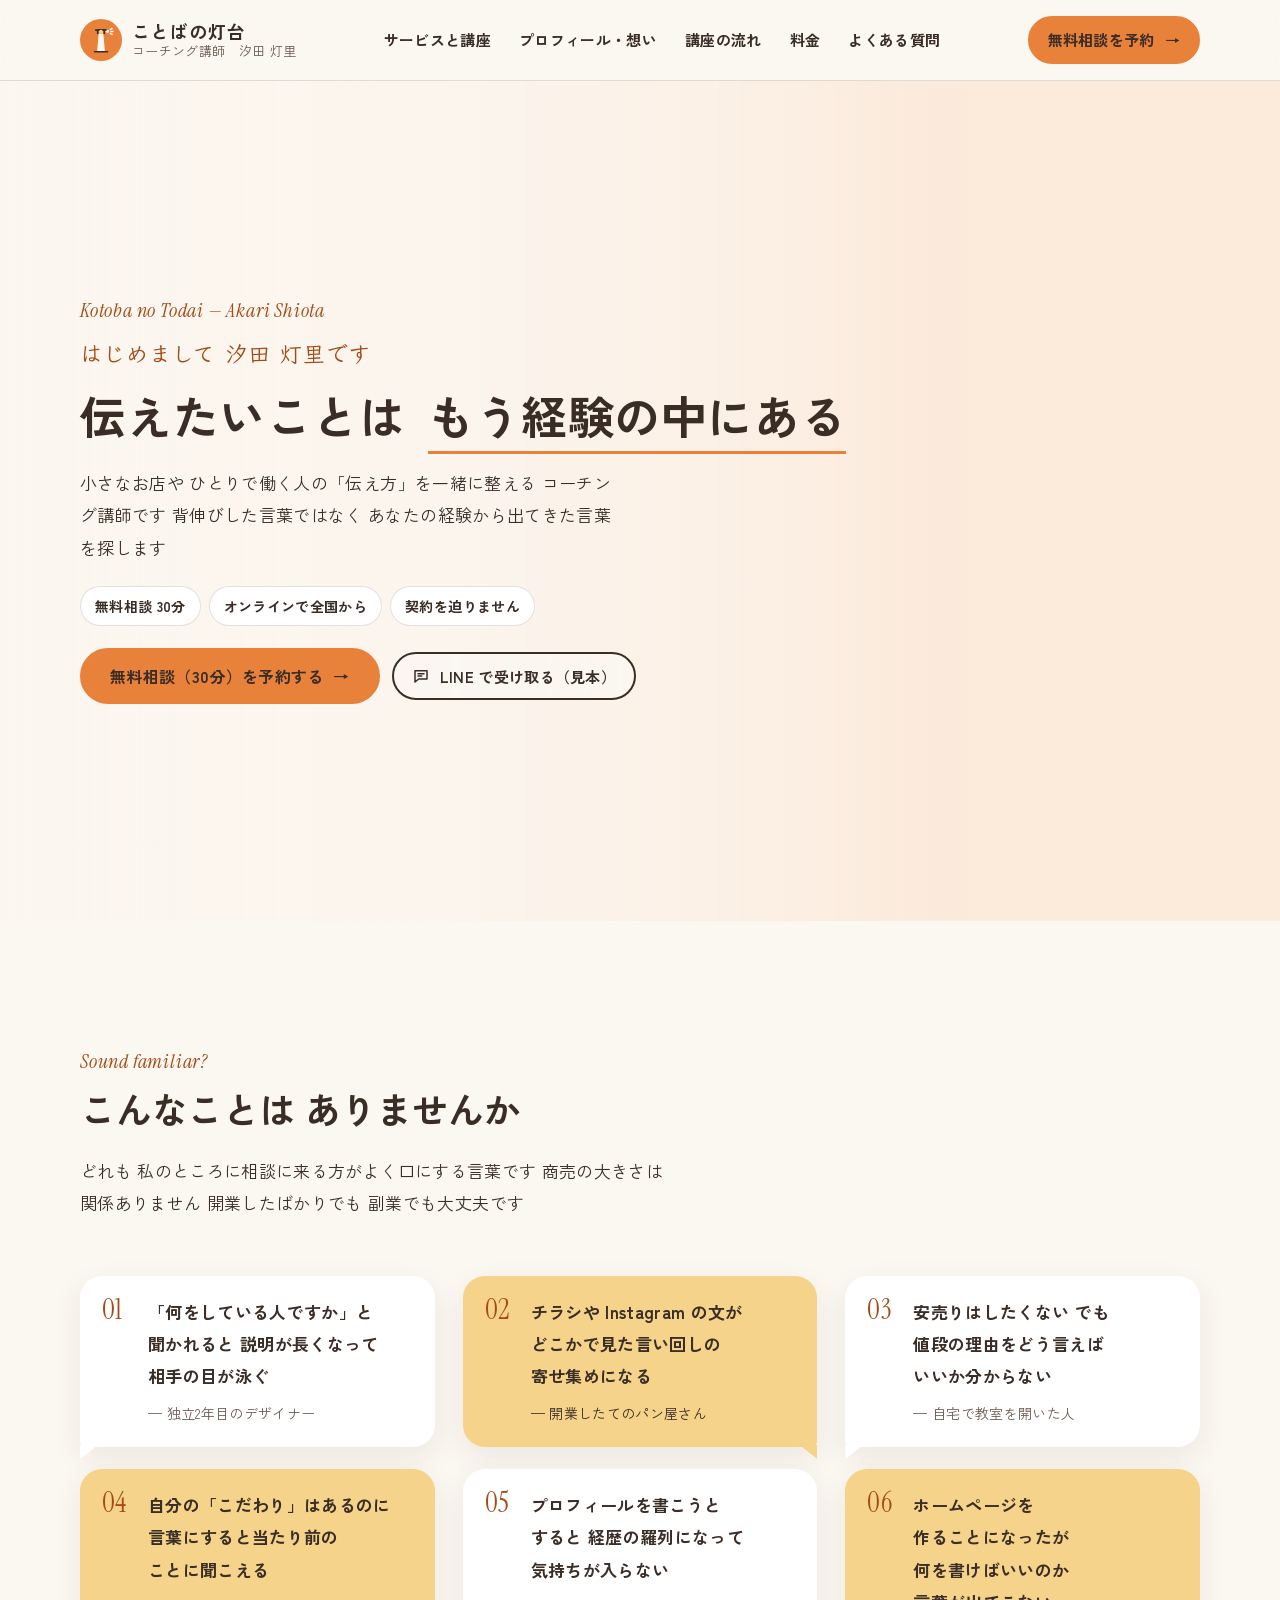
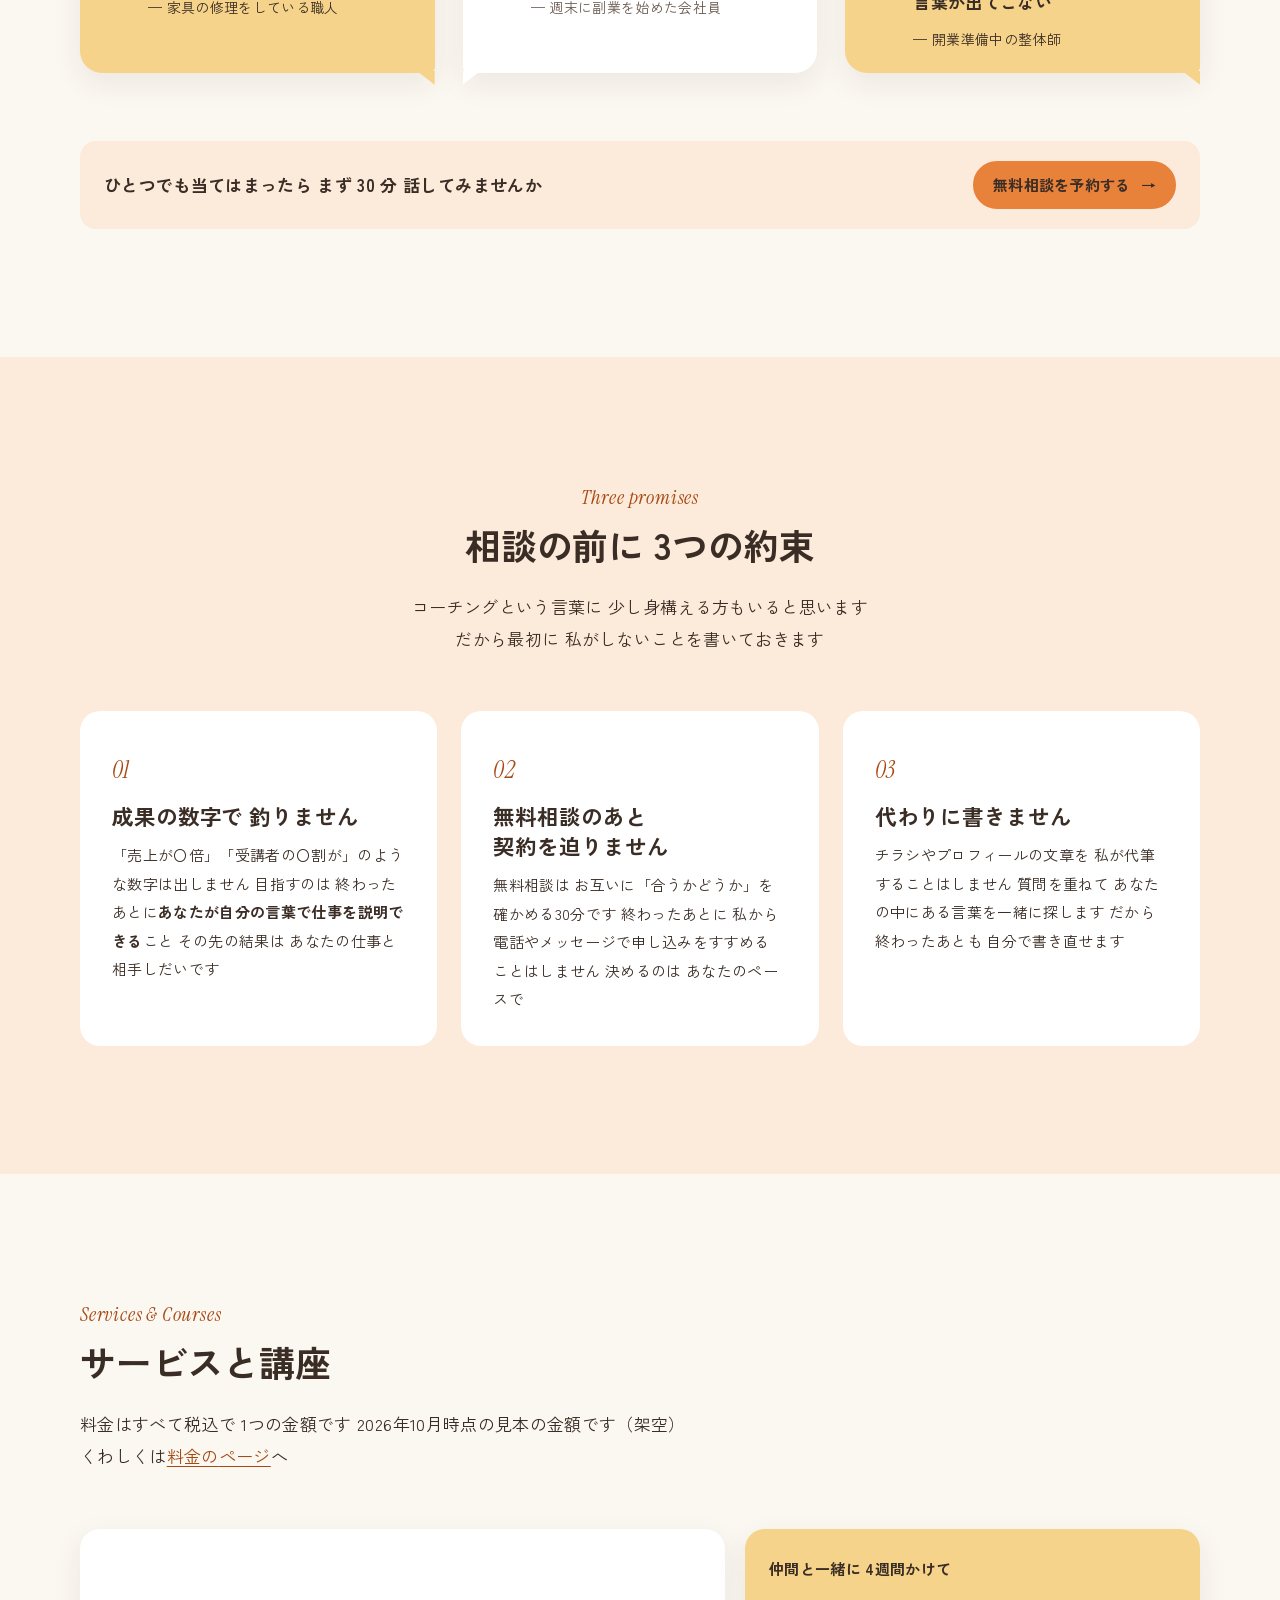
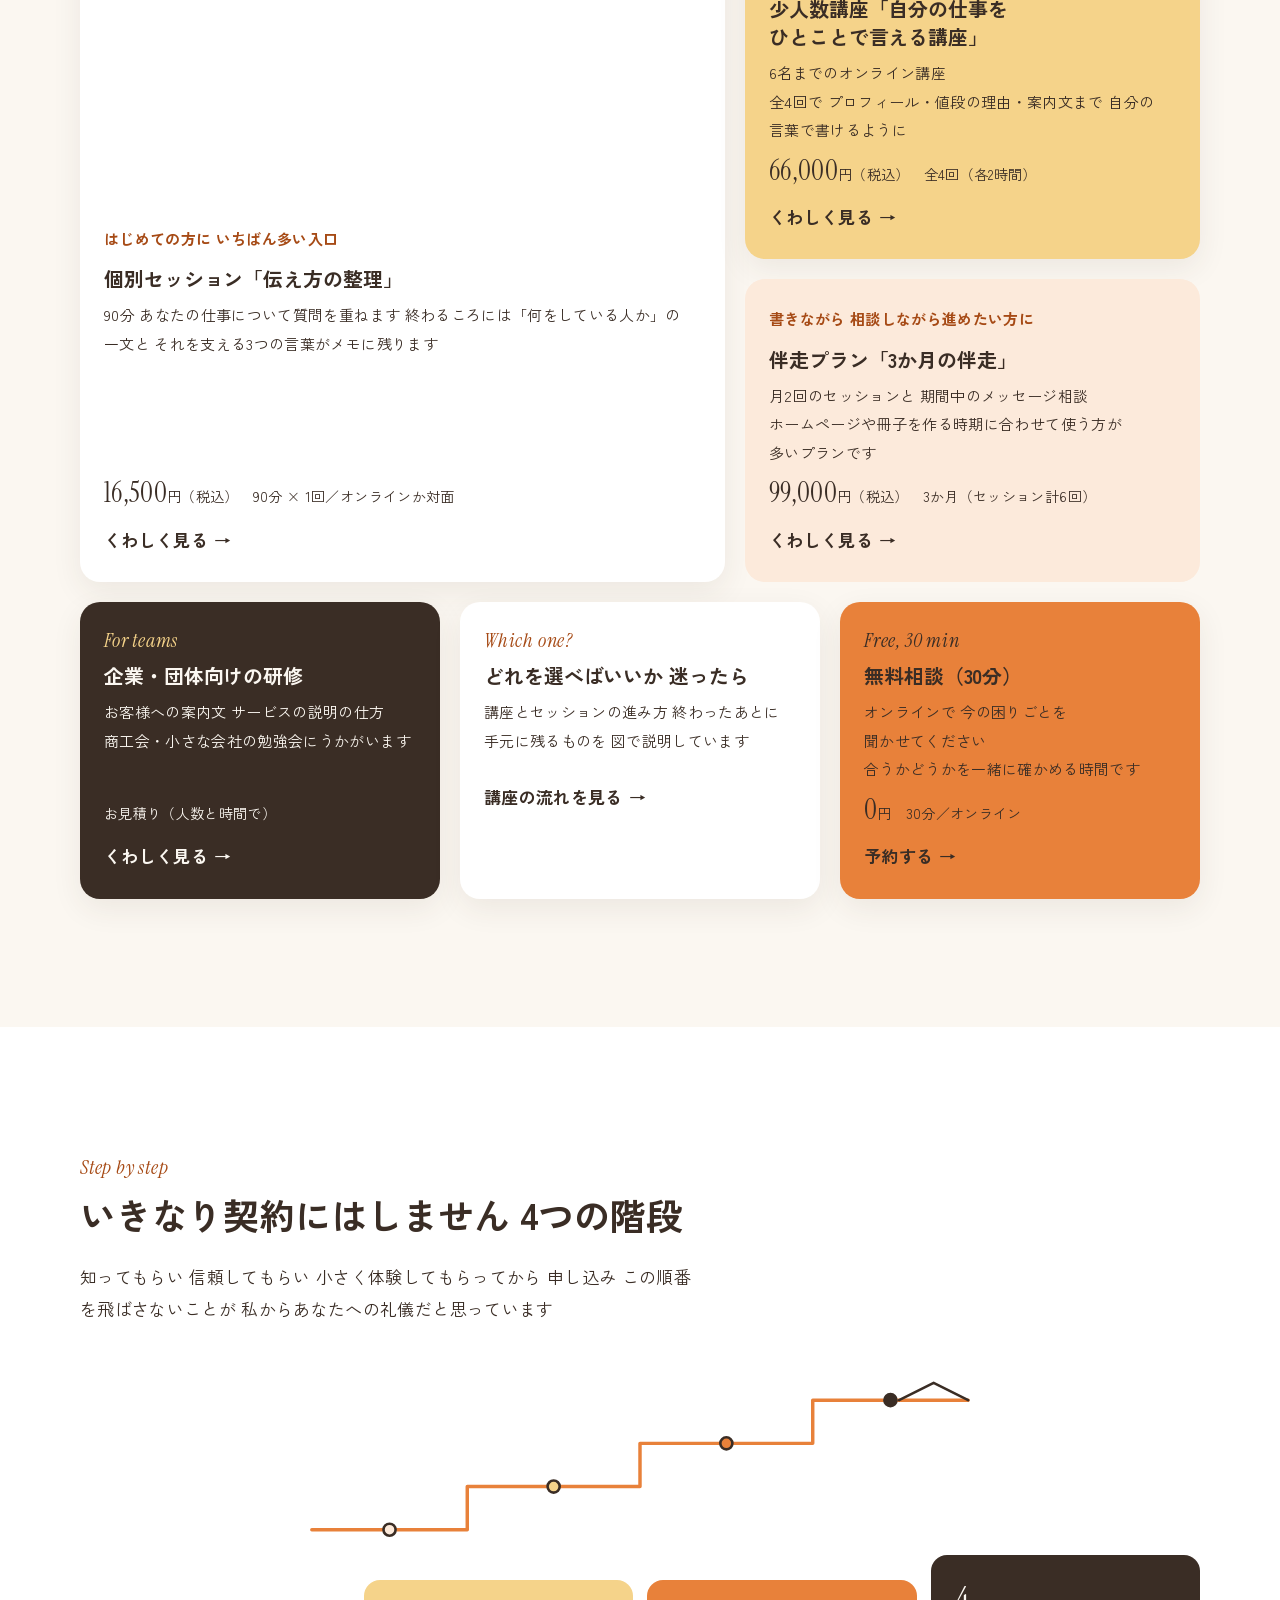
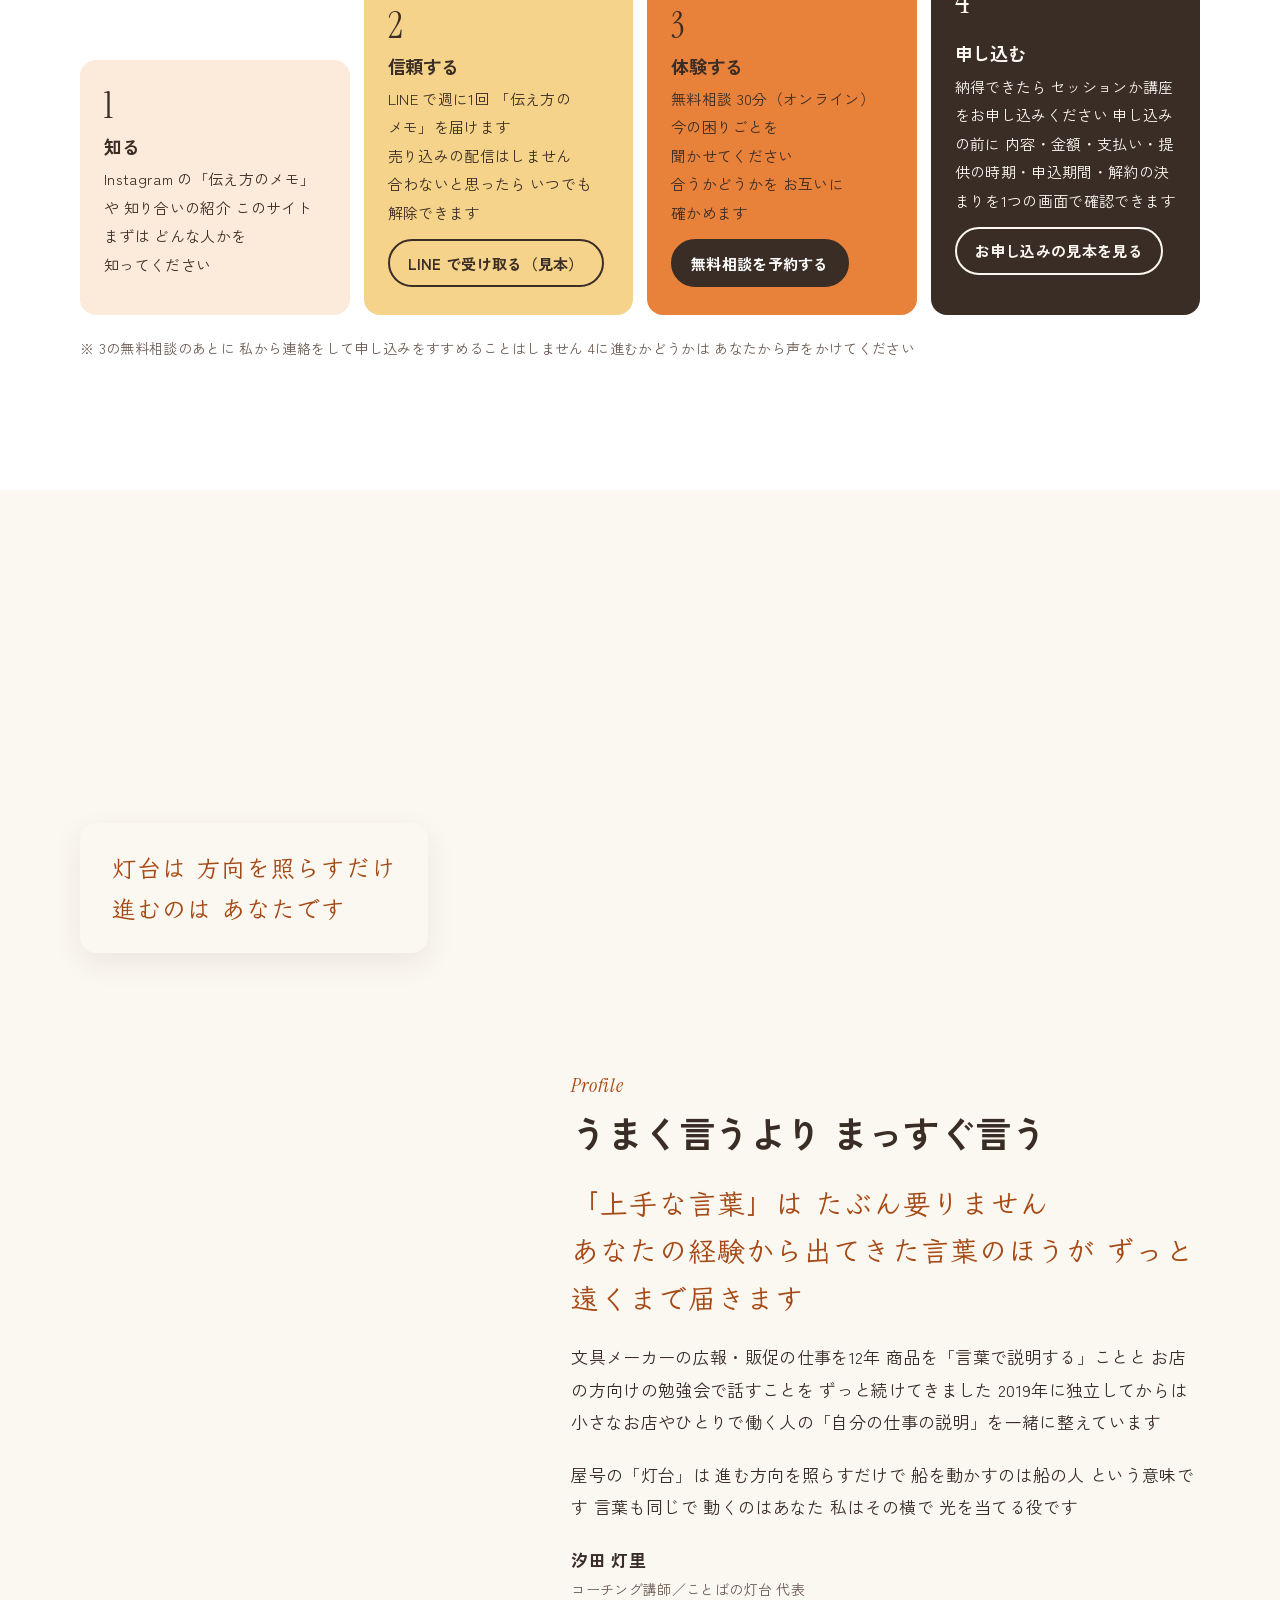
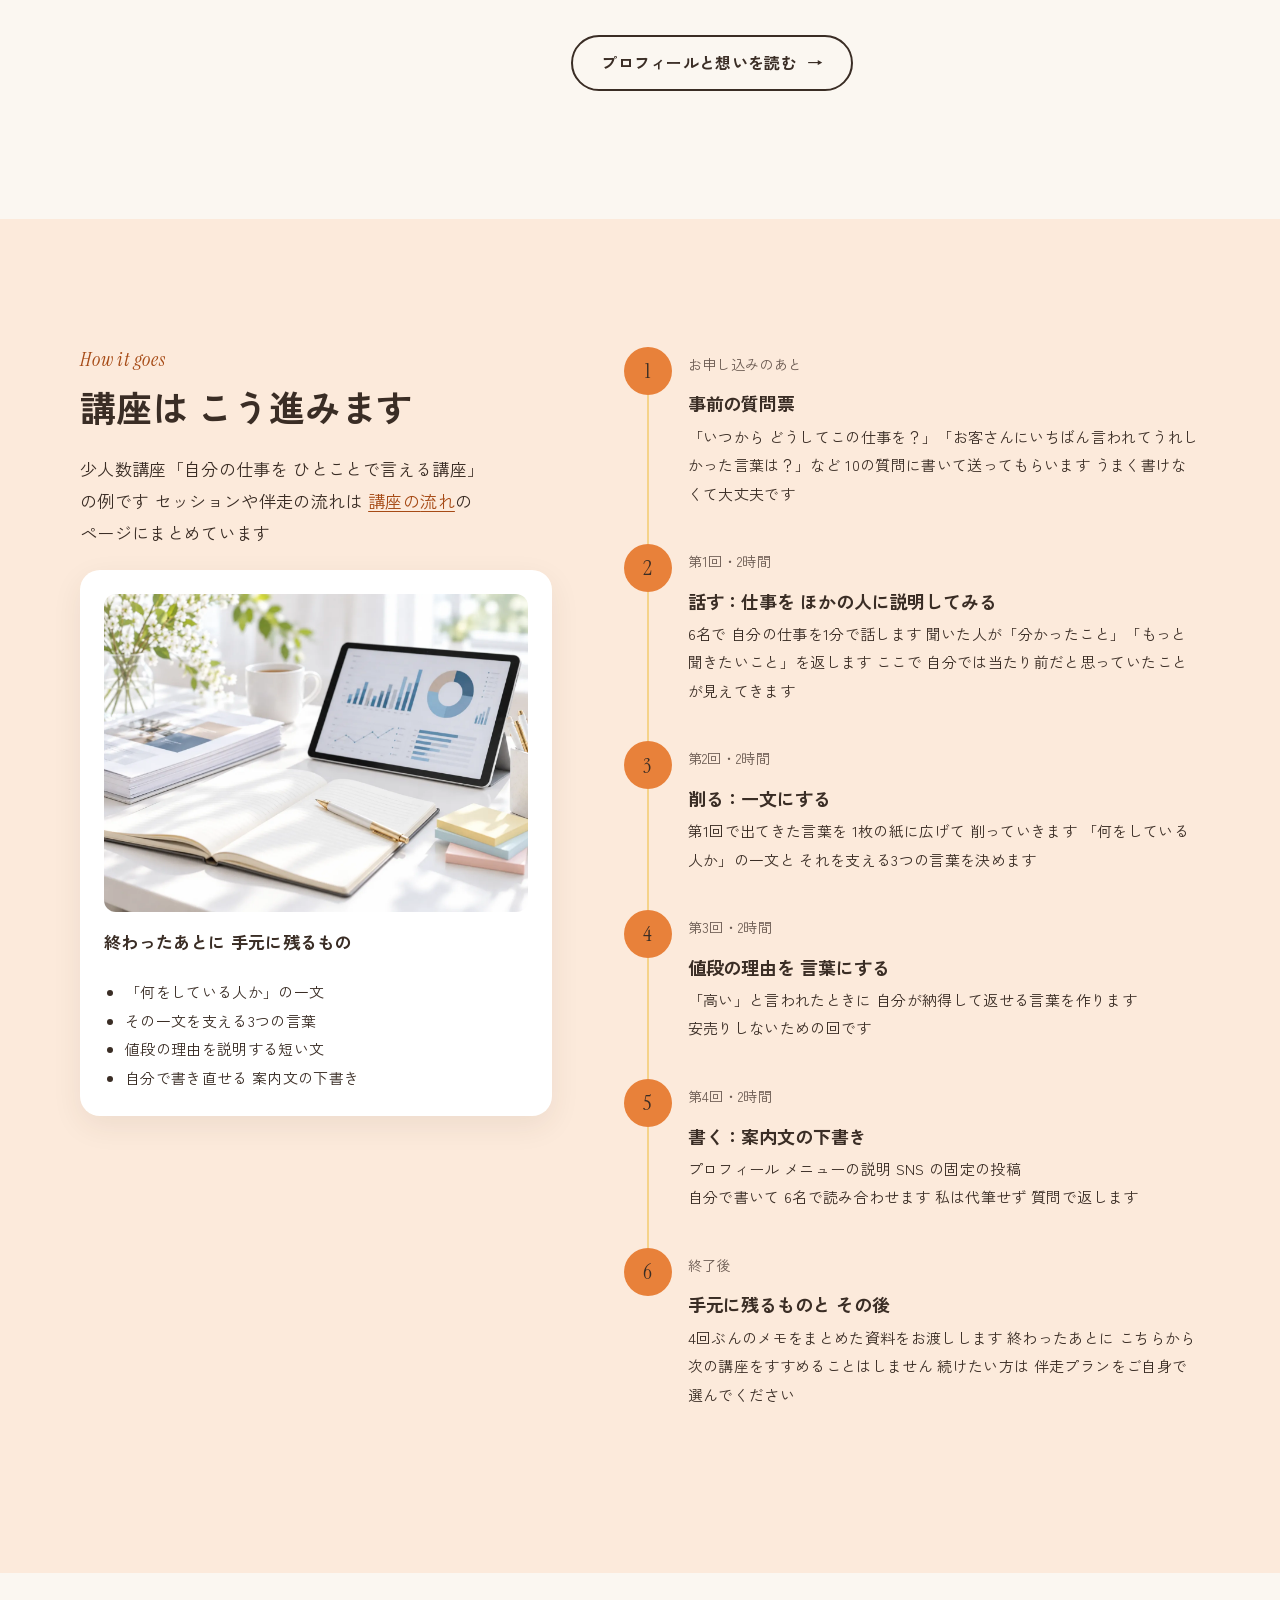
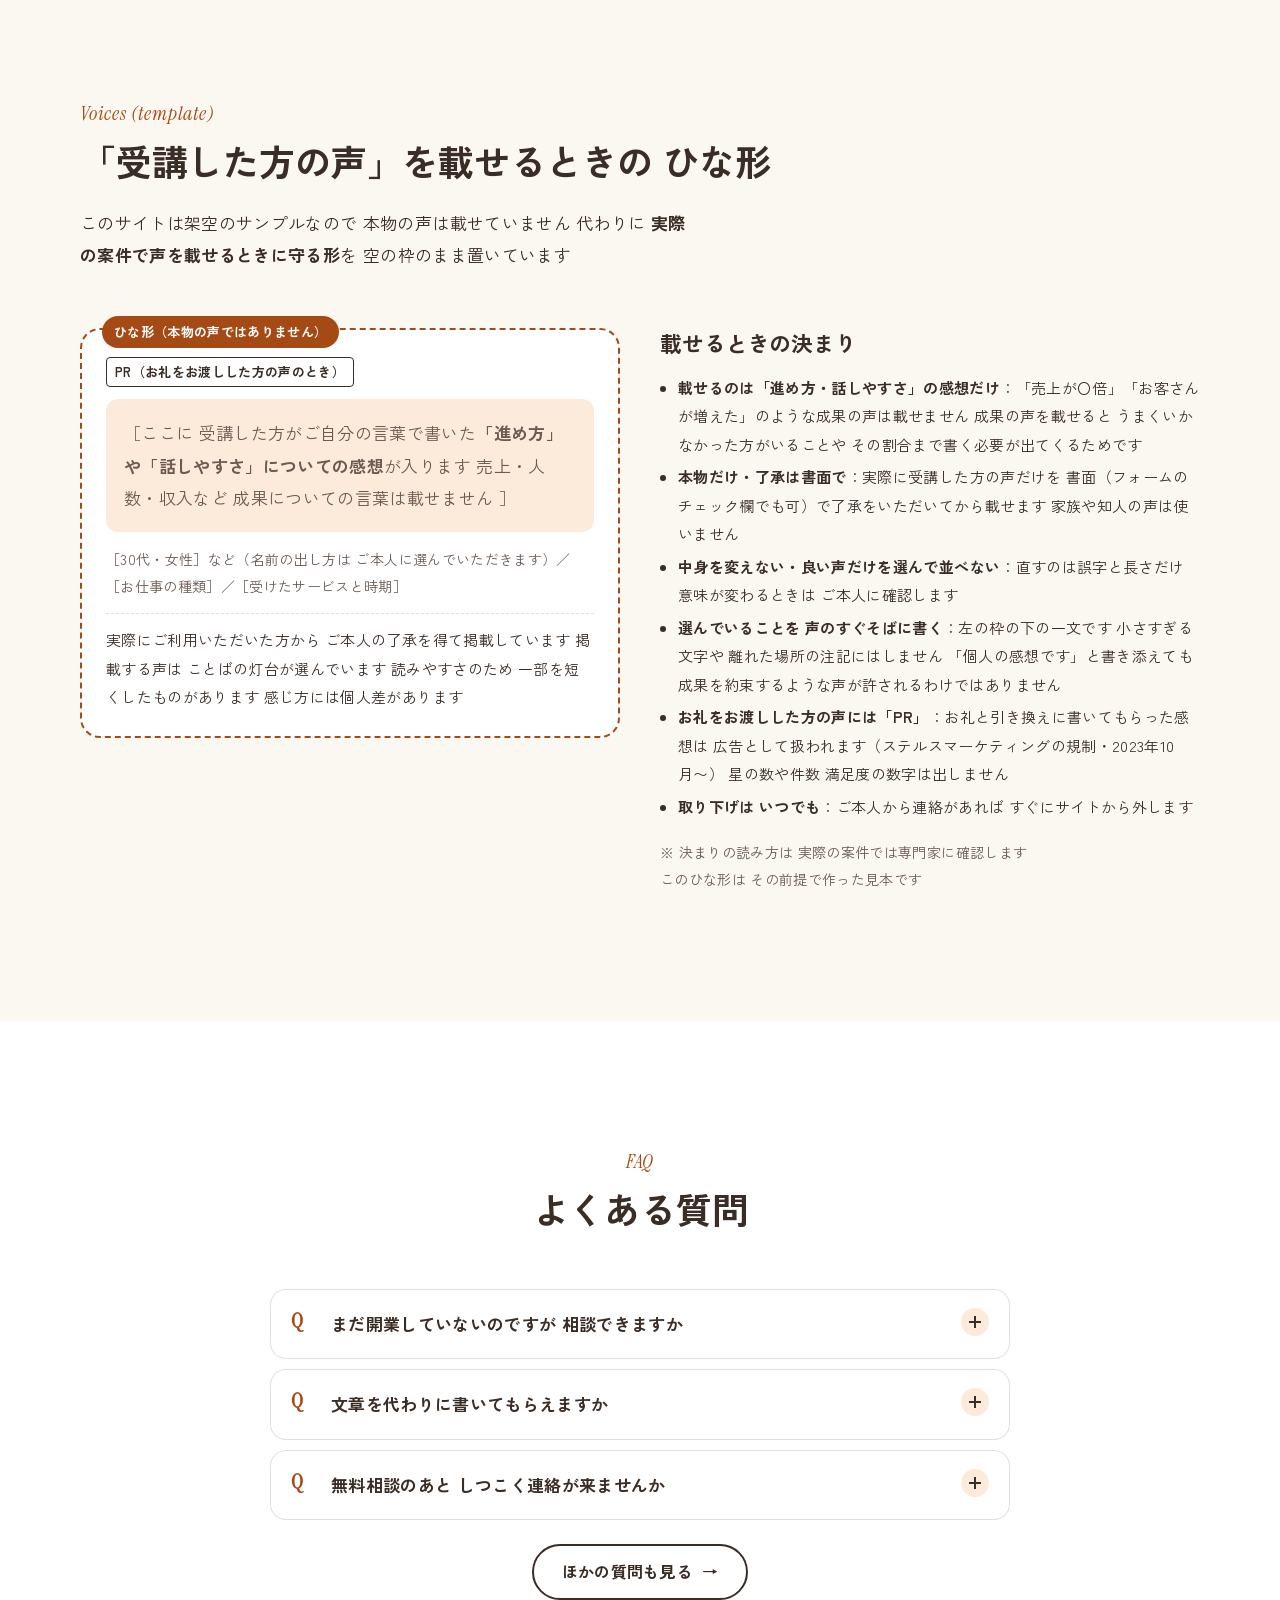
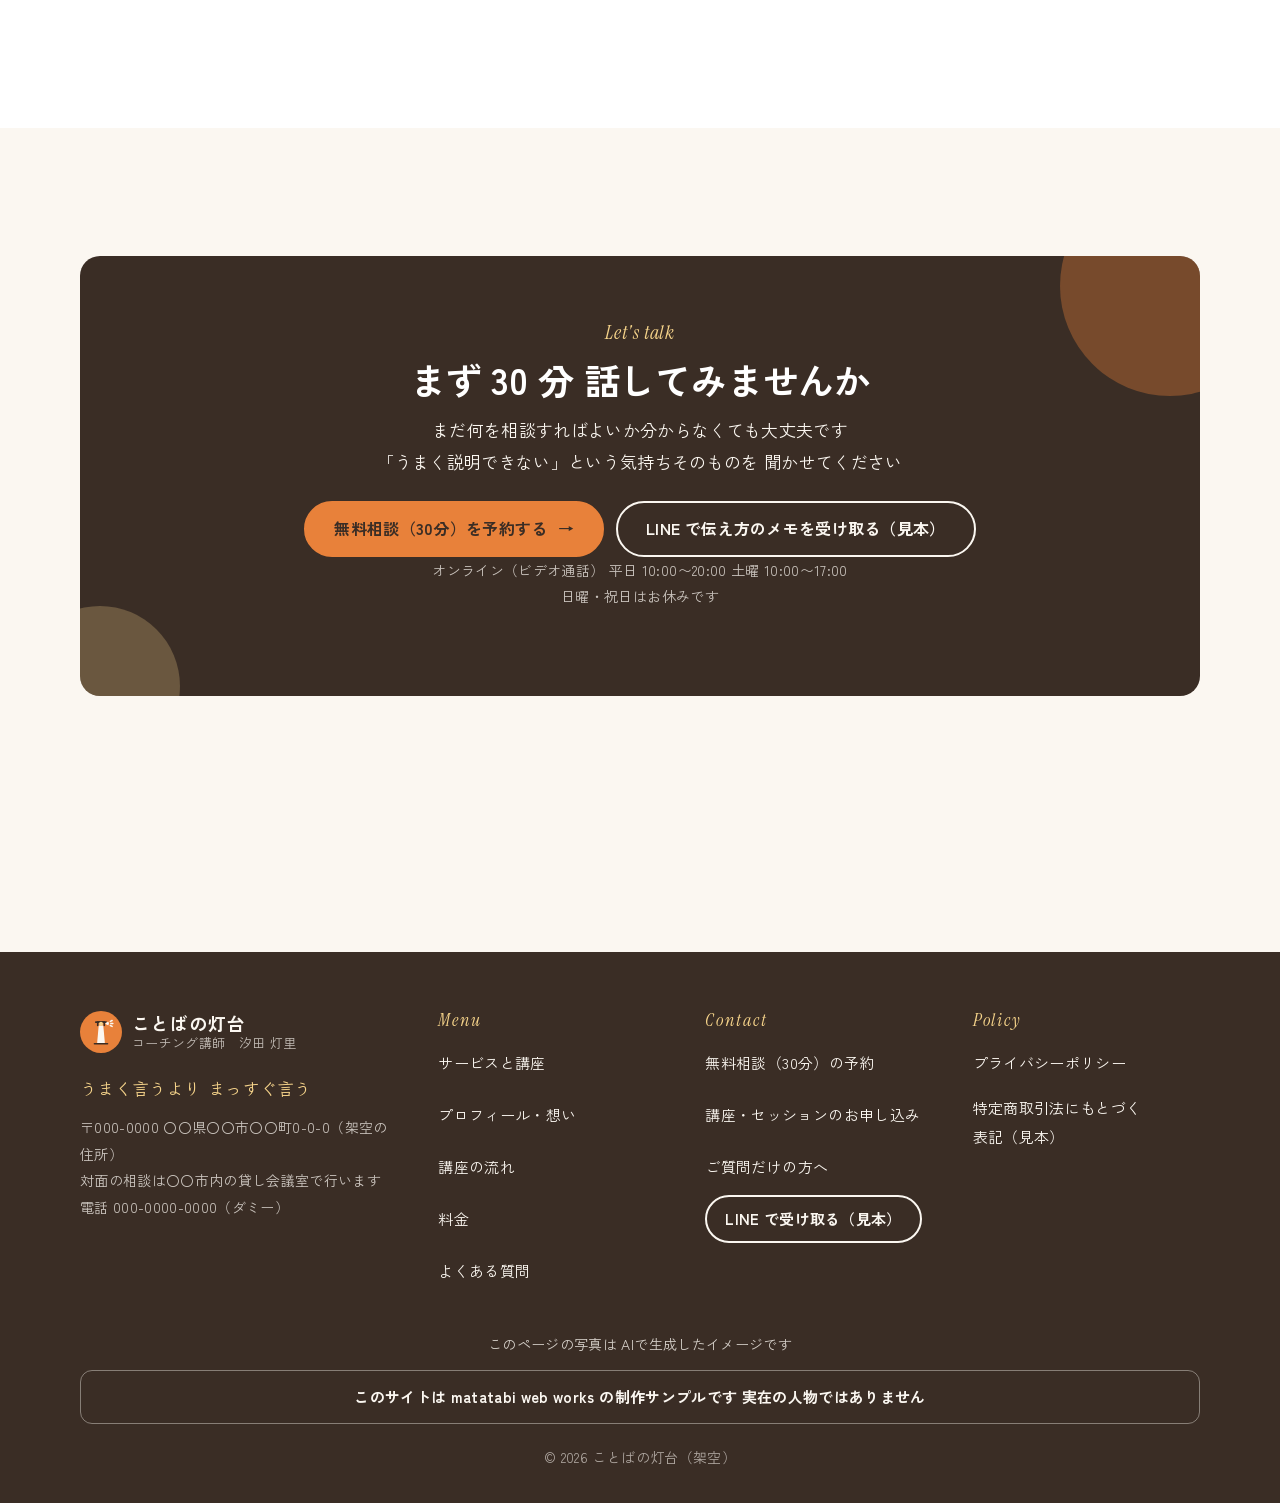
<file: index.html>
<!DOCTYPE html>
<html lang="ja" data-moji="d">
<head>
  <meta charset="UTF-8">
  <meta name="viewport" content="width=device-width, initial-scale=1">
  <meta name="robots" content="noindex">
  <meta name="format-detection" content="telephone=no">
  <title>ことばの灯台｜コーチング講師 汐田 灯里（無料相談30分）</title>
  <meta name="description" content="小さなお店やひとりで働く人の「自分の仕事の伝え方」（強みやこだわりの言語化）を一緒に整える、コーチング講師 汐田 灯里のサイトです。個別セッション・少人数講座・3か月の伴走。無料相談（30分・オンライン）から始められます。">
  <meta property="og:title" content="ことばの灯台｜コーチング講師 汐田 灯里">
  <meta property="og:description" content="小さなお店やひとりで働く人の「自分の仕事の伝え方」を一緒に整えます。無料相談（30分・オンライン）から。（制作サンプル・架空の人物）">
  <meta property="og:type" content="website">
  <meta property="og:site_name" content="ことばの灯台（制作サンプル）">
  <meta property="og:locale" content="ja_JP">
  <meta name="theme-color" content="#E8813A">
  <link rel="icon" href="images/favicon.svg" type="image/svg+xml">
  <script>document.documentElement.classList.add('js');</script>
  <link rel="preconnect" href="https://fonts.googleapis.com">
  <link rel="preconnect" href="https://fonts.gstatic.com" crossorigin>
  <link rel="stylesheet" data-font="gothic" href="https://fonts.googleapis.com/css2?family=Zen+Kaku+Gothic+New:wght@400;700&amp;text=%20%22%23%25%26%27%28%29%2C-.%2F0123456789%3A%3C%3D%3E%3F%40ABCDEFGHIJKLMNOPQRSTVW%5B%5D_abcdefghijklmnopqrstuvwxy%C2%A9%C3%97%E2%80%94%E2%80%BB%E2%86%92%E2%9C%93%E3%80%81%E3%80%82%E3%80%87%E3%80%8C%E3%80%8D%E3%80%92%E3%80%9C%E3%81%82%E3%81%84%E3%81%86%E3%81%88%E3%81%8A%E3%81%8B%E3%81%8C%E3%81%8D%E3%81%8E%E3%81%8F%E3%81%90%E3%81%91%E3%81%92%E3%81%93%E3%81%94%E3%81%95%E3%81%97%E3%81%98%E3%81%99%E3%81%9A%E3%81%9B%E3%81%9C%E3%81%9D%E3%81%9E%E3%81%9F%E3%81%A0%E3%81%A1%E3%81%A3%E3%81%A4%E3%81%A5%E3%81%A6%E3%81%A7%E3%81%A8%E3%81%A9%E3%81%AA%E3%81%AB%E3%81%AD%E3%81%AE%E3%81%AF%E3%81%B0%E3%81%B2%E3%81%B3%E3%81%B6%E3%81%B8%E3%81%B9%E3%81%BB%E3%81%BE%E3%81%BF%E3%82%80%E3%82%81%E3%82%82%E3%82%84%E3%82%87%E3%82%88%E3%82%89%E3%82%8A%E3%82%8B%E3%82%8C%E3%82%8D%E3%82%8F%E3%82%92%E3%82%93%E3%82%A2%E3%82%A3%E3%82%A4%E3%82%A6%E3%82%A7%E3%82%A9%E3%82%AA%E3%82%AB%E3%82%AF%E3%82%B0%E3%82%B1%E3%82%B3%E3%82%B4%E3%82%B5%E3%82%B6%E3%82%B7%E3%82%B8%E3%82%B9%E3%82%BB%E3%82%BD%E3%82%BF%E3%83%80%E3%83%81%E3%83%83%E3%83%86%E3%83%87%E3%83%88%E3%83%89%E3%83%8A%E3%83%8B%E3%83%8D%E3%83%8E%E3%83%90%E3%83%91%E3%83%93%E3%83%94%E3%83%95%E3%83%96%E3%83%97%E3%83%9A%E3%83%9B%E3%83%9C%E3%83%9D%E3%83%9E%E3%83%9F%E3%83%A0%E3%83%A1%E3%83%A2%E3%83%A5%E3%83%A7%E3%83%A9%E3%83%AA%E3%83%AB%E3%83%AC%E3%83%AD%E3%83%AF%E3%83%B3%E3%83%BB%E3%83%BC%E4%B8%80%E4%B8%87%E4%B8%88%E4%B8%89%E4%B8%8A%E4%B8%8B%E4%B8%8D%E4%B8%A1%E4%B8%A6%E4%B8%AD%E4%BA%86%E4%BA%88%E4%BA%8B%E4%BA%8C%E4%BA%92%E4%BA%A4%E4%BA%BA%E4%BB%8A%E4%BB%8B%E4%BB%95%E4%BB%96%E4%BB%98%E4%BB%A3%E4%BB%A5%E4%BB%AE%E4%BB%B2%E4%BB%B6%E4%BB%BB%E4%BC%81%E4%BC%91%E4%BC%9A%E4%BC%9D%E4%BC%B4%E4%BC%B8%E4%BD%8F%E4%BD%93%E4%BD%95%E4%BD%9C%E4%BD%BF%E4%BE%8B%E4%BE%9B%E4%BE%9D%E4%BE%A1%E4%BF%82%E4%BF%83%E4%BF%9D%E4%BF%A1%E4%BF%AE%E5%80%8B%E5%80%8D%E5%80%9F%E5%80%A4%E5%81%9C%E5%82%99%E5%83%8D%E5%83%8F%E5%84%80%E5%84%AA%E5%85%83%E5%85%88%E5%85%89%E5%85%A5%E5%85%A8%E5%85%AC%E5%85%B7%E5%86%85%E5%86%86%E5%86%8A%E5%86%99%E5%87%BA%E5%88%86%E5%88%87%E5%88%97%E5%88%9D%E5%88%A4%E5%88%A5%E5%88%A9%E5%88%B6%E5%88%B8%E5%88%BA%E5%89%87%E5%89%8A%E5%89%8D%E5%89%AF%E5%89%B2%E5%8A%9B%E5%8A%A0%E5%8A%A9%E5%8B%89%E5%8B%95%E5%8B%99%E5%8C%96%E5%8C%BB%E5%8D%8A%E5%8D%B0%E5%8E%9F%E5%8F%82%E5%8F%8B%E5%8F%8D%E5%8F%8E%E5%8F%96%E5%8F%97%E5%8F%A3%E5%8F%AF%E5%8F%B0%E5%8F%B7%E5%90%84%E5%90%88%E5%90%8C%E5%90%8D%E5%90%91%E5%90%AB%E5%91%8A%E5%91%B3%E5%91%BC%E5%93%81%E5%93%A1%E5%95%86%E5%95%8F%E5%96%B6%E5%99%A8%E5%9B%9E%E5%9B%A3%E5%9B%B0%E5%9B%B2%E5%9B%B3%E5%9B%BA%E5%9B%BD%E5%9C%9F%E5%9C%A8%E5%9C%B0%E5%9F%8B%E5%9F%9F%E5%A0%B1%E5%A0%B4%E5%A2%83%E5%A2%97%E5%A3%AB%E5%A3%B0%E5%A3%B2%E5%A4%89%E5%A4%96%E5%A4%9A%E5%A4%A7%E5%A4%AB%E5%A5%91%E5%A5%B3%E5%A7%8B%E5%A9%A6%E5%AD%90%E5%AD%97%E5%AD%98%E5%AE%85%E5%AE%88%E5%AE%89%E5%AE%8C%E5%AE%9A%E5%AE%9B%E5%AE%9F%E5%AE%A2%E5%AE%A4%E5%AE%B6%E5%AE%B9%E5%AE%BF%E5%AF%84%E5%AF%BE%E5%B0%82%E5%B0%8F%E5%B0%91%E5%B1%8A%E5%B1%8B%E5%B1%B1%E5%B7%A5%E5%B7%A6%E5%B7%AE%E5%B8%82%E5%B8%8C%E5%B8%AB%E5%B8%AD%E5%B9%B3%E5%B9%B4%E5%BA%81%E5%BA%83%E5%BA%97%E5%BA%A6%E5%BA%A7%E5%BC%81%E5%BC%8F%E5%BC%95%E5%BC%B5%E5%BC%B7%E5%BD%93%E5%BD%A2%E5%BD%B9%E5%BE%8B%E5%BE%8C%E5%BE%97%E5%BE%B4%E5%BF%83%E5%BF%85%E5%BF%9C%E6%80%9D%E6%80%A5%E6%80%A7%E6%82%A9%E6%82%AA%E6%83%85%E6%83%B3%E6%84%8F%E6%84%9F%E6%85%8B%E6%85%AE%E6%88%90%E6%88%BB%E6%89%80%E6%89%8B%E6%89%93%E6%89%95%E6%89%B1%E6%89%BF%E6%8A%95%E6%8A%98%E6%8A%BC%E6%8B%85%E6%8C%81%E6%8C%87%E6%8C%AF%E6%8E%A2%E6%8E%A5%E6%8E%B2%E6%8F%90%E6%8F%9B%E6%93%8D%E6%94%AF%E6%94%BF%E6%95%99%E6%95%B0%E6%95%B4%E6%96%87%E6%96%99%E6%96%AD%E6%96%B0%E6%96%B9%E6%96%BD%E6%97%8F%E6%97%A5%E6%98%8E%E6%98%9F%E6%99%82%E6%9B%9C%E6%9B%B4%E6%9B%B8%E6%9B%BF%E6%9C%80%E6%9C%88%E6%9C%9B%E6%9C%9F%E6%9C%A8%E6%9C%AB%E6%9C%AC%E6%9C%BA%E6%9D%90%E6%9D%9F%E6%9D%A1%E6%9D%A5%E6%9E%90%E6%9E%9A%E6%9E%9C%E6%9E%A0%E6%9E%B6%E6%A0%BC%E6%A1%88%E6%A5%AD%E6%A6%82%E6%A7%8B%E6%A7%98%E6%A8%AA%E6%A9%9F%E6%AC%84%E6%AC%A0%E6%AC%A1%E6%AD%A2%E6%AD%A3%E6%AD%A9%E6%AD%B4%E6%AE%8B%E6%AE%B5%E6%AF%8E%E6%B0%8F%E6%B0%97%E6%B0%B4%E6%B1%82%E6%B1%90%E6%B1%BA%E6%B3%81%E6%B3%95%E6%B3%A8%E6%B3%B3%E6%B4%BE%E6%B5%81%E6%B6%88%E6%B7%B1%E6%B7%BB%E6%B8%88%E6%B8%9B%E6%B8%A1%E6%BA%80%E6%BA%96%E6%BB%9E%E7%81%AB%E7%81%AF%E7%82%B9%E7%84%A1%E7%85%A7%E7%89%A9%E7%89%B9%E7%8A%B6%E7%8B%AC%E7%8F%BE%E7%90%86%E7%92%B0%E7%94%9F%E7%94%A3%E7%94%A8%E7%94%B0%E7%94%B1%E7%94%B3%E7%94%BA%E7%94%BB%E7%95%A5%E7%95%AA%E7%99%82%E7%99%BA%E7%99%BB%E7%99%BD%E7%9A%84%E7%9B%AE%E7%9B%B4%E7%9B%B8%E7%9C%81%E7%9C%8C%E7%9C%9F%E7%9F%A5%E7%9F%AD%E7%A0%94%E7%A2%BA%E7%A4%BA%E7%A4%BC%E7%A4%BE%E7%A5%9D%E7%A5%A8%E7%A7%81%E7%A7%BB%E7%A8%8B%E7%A8%8E%E7%A8%AE%E7%A8%BF%E7%A9%8D%E7%A9%BA%E7%AA%93%E7%AB%8B%E7%AB%A0%E7%AB%AF%E7%AC%AC%E7%AD%86%E7%AD%94%E7%AE%87%E7%AE%97%E7%AE%B1%E7%AF%84%E7%B4%84%E7%B4%8D%E7%B4%99%E7%B4%B9%E7%B5%82%E7%B5%84%E7%B5%8C%E7%B5%90%E7%B5%A1%E7%B6%99%E7%B6%9A%E7%B7%8A%E7%B7%92%E7%B7%A0%E7%B7%B4%E7%B8%BE%E7%BD%AE%E7%BD%B2%E7%BE%85%E7%BE%A9%E7%BF%92%E8%80%83%E8%80%85%E8%81%9E%E8%81%B7%E8%83%8C%E8%83%BD%E8%87%AA%E8%88%B9%E8%89%AF%E8%8A%B1%E8%8B%A6%E8%91%89%E8%A1%8C%E8%A1%A8%E8%A3%9C%E8%A6%81%E8%A6%8B%E8%A6%8F%E8%A6%9A%E8%A6%A7%E8%A7%A3%E8%A8%80%E8%A8%82%E8%A8%88%E8%A8%98%E8%A8%B1%E8%A8%BC%E8%A9%A6%E8%A9%B1%E8%AA%8D%E8%AA%9E%E8%AA%A4%E8%AA%AC%E8%AA%AD%E8%AA%BF%E8%AB%87%E8%AB%8B%E8%AC%9B%E8%AD%B0%E8%AD%B7%E8%B2%A0%E8%B2%A9%E8%B2%B8%E8%B2%BB%E8%B3%87%E8%B3%AA%E8%B5%B0%E8%B5%B7%E8%B6%B3%E8%BA%AB%E8%BC%89%E8%BE%BC%E8%BF%91%E8%BF%94%E8%BF%AB%E8%BF%B7%E8%BF%BD%E9%80%80%E9%80%81%E9%80%94%E9%80%9A%E9%80%A3%E9%80%B1%E9%80%B2%E9%81%85%E9%81%8B%E9%81%93%E9%81%95%E9%81%A0%E9%81%B8%E9%83%A8%E9%83%BD%E9%85%8D%E9%87%8C%E9%87%8D%E9%87%8F%E9%87%91%E9%87%A3%E9%8A%80%E9%8C%B2%E9%95%B7%E9%96%80%E9%96%89%E9%96%8B%E9%96%93%E9%96%A2%E9%99%8D%E9%99%90%E9%99%A4%E9%9A%8E%E9%9A%9B%E9%9B%86%E9%9B%A2%E9%9B%BB%E9%9D%A2%E9%9F%B3%E9%A0%85%E9%A0%86%E9%A0%88%E9%A0%90%E9%A0%98%E9%A0%AD%E9%A0%BC%E9%A1%8C%E9%A1%8D%E9%A1%94%E9%A1%98%E9%A1%9E%E9%A3%9B%E9%A8%93%E9%AB%98%E9%AD%85%EF%BC%88%EF%BC%89%EF%BC%8B%EF%BC%8F%EF%BC%9A%EF%BC%9F%EF%BC%BB%EF%BC%BD%EF%BD%9C&amp;display=swap">
  <link rel="stylesheet" data-font="hand" href="https://fonts.googleapis.com/css2?family=Klee+One:wght@600&amp;text=%E3%80%81%E3%80%82%E3%80%8C%E3%80%8D%E3%81%82%E3%81%84%E3%81%86%E3%81%88%E3%81%8B%E3%81%8C%E3%81%8D%E3%81%8F%E3%81%90%E3%81%91%E3%81%93%E3%81%97%E3%81%98%E3%81%99%E3%81%9A%E3%81%9B%E3%81%9F%E3%81%A0%E3%81%A3%E3%81%A6%E3%81%A7%E3%81%A8%E3%81%AA%E3%81%AB%E3%81%AE%E3%81%AF%E3%81%B0%E3%81%B3%E3%81%B6%E3%81%BB%E3%81%BE%E3%82%80%E3%82%81%E3%82%88%E3%82%89%E3%82%8A%E3%82%92%E3%82%93%E3%82%B8%E3%83%9A%E3%83%BC%E4%B8%8A%E4%BA%BA%E4%BC%B8%E5%85%89%E5%87%BA%E5%8F%B0%E5%90%91%E5%B1%8A%E6%89%8B%E6%96%B9%E6%B1%90%E7%81%AF%E7%85%A7%E7%94%B0%E7%B5%8C%E8%83%8C%E8%91%89%E8%A6%81%E8%A8%80%E9%80%B2%E9%81%A0%E9%87%8C%E9%A8%93&amp;display=swap">
  <link rel="stylesheet" data-font="accent" href="https://fonts.googleapis.com/css2?family=Instrument+Serif:ital@0;1&amp;text=%20%26%28%29%2C.%2F0123456789%3AABCFHIJKLNOPQSTVWabcdefghiklmnopqrstuvwy%E2%80%94%E3%80%9C%E5%86%86&amp;display=swap">
  <link rel="stylesheet" href="css/style.css?v=20261031-4">
  <script src="js/main.js?v=20261008-5" defer></script>
  <script type="application/ld+json">
{
  "@context": "https://schema.org",
  "@graph": [
    {
      "@type": "ProfessionalService",
      "@id": "#service",
      "name": "ことばの灯台",
      "description": "小さなお店やひとりで働く人の「自分の仕事の伝え方」を一緒に整える、伝え方の個別セッション・少人数講座・伴走（制作サンプル・架空）",
      "founder": { "@id": "#person" },
      "telephone": "000-0000-0000",
      "address": { "@type": "PostalAddress", "postalCode": "000-0000", "addressRegion": "〇〇県", "addressLocality": "〇〇市", "streetAddress": "〇〇町0-0-0", "addressCountry": "JP" },
      "areaServed": "JP",
      "priceRange": "¥16,500〜¥99,000（税込）"
    },
    {
      "@type": "Person",
      "@id": "#person",
      "name": "汐田 灯里",
      "alternateName": "しおた あかり",
      "jobTitle": "コーチング講師",
      "worksFor": { "@id": "#service" },
      "knowsAbout": ["伝え方", "自分の仕事の説明", "案内文の書き方", "少人数講座"]
    }
  ]
}
  </script>
</head>
<body class="has-fixed-cta">
  <a href="#main" class="skip-link">本文へ<wbr>移動</a>
<!-- @header -->
<header class="site-header">
  <div class="container site-header__inner">
    <a href="index.html" class="site-logo" aria-label="ことばの灯台 トップページ">
      <img class="site-logo__mark" src="images/logo-mark.svg" alt="" width="42" height="42">
      <span class="site-logo__text"><span class="site-logo__name">ことばの<wbr>灯台</span><span class="site-logo__sub"><wbr>コーチング<wbr>講師　汐田 灯里</span></span>
    </a>
    <nav class="site-nav" id="site-nav" aria-label="メインメニュー">
      <ul class="site-nav__list">
        <li data-wrap="phrase"><a href="services.html">サービスと<wbr>講座</a></li>
        <li data-wrap="phrase"><a href="about.html">プロフィール・想い</a></li>
        <li data-wrap="phrase"><a href="flow.html">講座の<wbr>流れ</a></li>
        <li data-wrap="phrase"><a href="price.html">料金</a></li>
        <li data-wrap="phrase"><a href="faq.html">よく<wbr>ある<wbr>質問</a></li>
        <li data-wrap="phrase" class="site-nav__contact"><a href="contact.html">ご相談・<wbr>お申し込み</a></li>
      </ul>
      <p data-clauses="1" data-wrap="phrase" class="site-nav__note"><span class="kc">この<wbr>サイトは<wbr>制作<wbr>サンプルです</span> <span class="kc"><wbr>フォーム・予約・申し込みは どこにも<wbr>送信されません</span></p>
    </nav>
    <div class="site-header__actions">
      <a href="contact.html#reserve" class="btn btn--primary btn--small site-header__cta">無料相談を<wbr>予約 <span class="arrow" aria-hidden="true">→</span></a>
      <a href="contact.html#reserve" class="btn btn--primary btn--small site-header__cta--sp">相談</a>
      <button type="button" class="menu-toggle" aria-expanded="false" aria-controls="site-nav"><span class="menu-toggle__bars"><span></span></span><span class="menu-toggle__label">メニュー</span></button>
    </div>
  </div>
</header>
<!-- @/header -->
  <main id="main">

    <!-- 最初の画面（写真を全面に・案1「片側をうっすら明るく」2026-10-10 ボス決定） -->
    <section class="hero hero--full" aria-labelledby="hero-title">
      <figure class="hero__ph">
        <picture>
          <source media="(min-width: 1024px)" srcset="images/photo/p01-wide.webp?v=1" width="1536" height="1024">
          <img src="images/photo/p01-tall.webp?v=1" alt="窓の光が入る白い机で、ノートにペンで書きこむ手元" width="1122" height="1402" fetchpriority="high" decoding="async">
        </picture>
      </figure>
      <div class="container hero__inner">
        <div class="hero__text">
          <span class="eyebrow">Kotoba no Todai — Akari Shiota</span>
          <p data-clauses="1" data-wrap="phrase" class="hero__hand hand"><span class="kc">はじめまして</span> <span class="kc"><wbr>汐田 灯里です</span></p>
          <h1 class="hero__title" id="hero-title"><span class="line">伝えたい<wbr>ことは</span><span class="line"><wbr>もう<wbr>経験の<wbr>中に<wbr>ある</span></h1>
          <p class="hero__lead">小さな<wbr>お店や ひとりで<wbr>働く<wbr>人の<wbr>「伝え方」を<wbr>一緒に<wbr>整える コーチング<wbr>講師です <span class="pc-only"><wbr>背<wbr>伸びした<wbr>言葉ではなく あなたの<wbr>経験から<wbr>出てきた<wbr>言葉を<wbr>探します</span></p>
          <ul class="hero__tags" aria-label="このサービスの特徴">
            <li data-wrap="phrase">無料相談 30分</li>
            <li data-wrap="phrase" class="pc-only">オンラインで<wbr>全国から</li>
            <li data-wrap="phrase">契約を<wbr>迫りません</li>
          </ul>
          <div class="btn-row hero__actions">
            <a href="contact.html#reserve" class="btn btn--primary">無料相談<wbr>（30分）を<wbr>予約する <span class="arrow" aria-hidden="true">→</span></a>
            <button type="button" class="btn btn--secondary btn--small" data-sample="line"><svg viewBox="0 0 24 24" width="18" height="18" aria-hidden="true" fill="none" stroke="currentColor" stroke-width="2" stroke-linecap="round" stroke-linejoin="round"><path d="M4 5h16v11H9l-5 4z"/><path d="M8 9h8M8 12h5"/></svg>LINE で<wbr>受け取る<wbr>（見本）</button>
          </div>
        </div>
      </div>
    </section>

    <!-- こんなことはありませんか -->
    <section class="section" aria-labelledby="cases-title">
      <div class="container">
        <div class="section-head reveal">
          <span class="eyebrow">Sound familiar?</span>
          <h2 data-clauses="1" id="cases-title"><span class="kc">こんな<wbr>ことは</span> <span class="kc"><wbr>ありませんか</span></h2>
          <p data-wrap="phrase">どれも 私の<wbr>ところに<wbr>相談に<wbr>来る<wbr>方が<wbr>よく<wbr>口に<wbr>する<wbr>言葉です 商売の<wbr>大きさは<wbr>関係ありません 開業したばかりでも 副業でも<wbr>大丈夫です</p>
        </div>
        <div class="cases">
          <div class="case reveal" style="--d:0s"><span class="case__num" aria-hidden="true">01</span><p data-wrap="phrase" class="case__text">「何を<wbr>している<wbr>人ですか」と<wbr>聞かれると 説明が<wbr>長くなって 相手の<wbr>目が<wbr>泳ぐ<span class="case__who"><wbr>— 独立<wbr>2年目の<wbr>デザイナー</span></p></div>
          <div class="case reveal" style="--d:0.08s"><span class="case__num" aria-hidden="true">02</span><p data-wrap="phrase" class="case__text">チラシや Instagram の<wbr>文が どこかで<wbr>見た<wbr>言い回しの<wbr>寄せ集めに<wbr>なる<span class="case__who"><wbr>— 開業したての<wbr>パン屋さん</span></p></div>
          <div class="case reveal" style="--d:0.16s"><span class="case__num" aria-hidden="true">03</span><p data-wrap="phrase" class="case__text">安売りは<wbr>したくない でも 値段の<wbr>理由を<wbr>どう<wbr>言えば<wbr>いいか<wbr>分からない<span class="case__who"><wbr>— 自宅で<wbr>教室を<wbr>開いた<wbr>人</span></p></div>
          <div class="case reveal" style="--d:0.24s"><span class="case__num" aria-hidden="true">04</span><p data-wrap="phrase" class="case__text">自分の<wbr>「こだわり」は<wbr>あるのに 言葉に<wbr>すると<wbr>当たり前の<wbr>ことに<wbr>聞こえる<span class="case__who"><wbr>— 家具の<wbr>修理を<wbr>している<wbr>職人</span></p></div>
          <div class="case reveal" style="--d:0.32s"><span class="case__num" aria-hidden="true">05</span><p data-wrap="phrase" class="case__text">プロフィールを<wbr>書こうと<wbr>すると 経歴の<wbr>羅列に<wbr>なって 気持ちが<wbr>入らない<span class="case__who"><wbr>— 週末に<wbr>副業を<wbr>始めた<wbr>会社員</span></p></div>
          <div class="case reveal" style="--d:0.4s"><span class="case__num" aria-hidden="true">06</span><p data-wrap="phrase" class="case__text">ホームページを<wbr>作ることになったが 何を<wbr>書けばいいのか 言葉が<wbr>出てこない<span class="case__who"><wbr>— 開業準備中の<wbr>整体師</span></p></div>
        </div>
        <div class="cta-inline reveal">
          <p data-wrap="phrase">ひとつでも<wbr>当ては<wbr>まったら まず 30 分 話してみませんか</p>
          <a href="contact.html#reserve" class="btn btn--primary btn--small">無料相談を<wbr>予約する <span class="arrow" aria-hidden="true">→</span></a>
        </div>
      </div>
    </section>

    <!-- 3つの約束 -->
    <section class="section section--pale" aria-labelledby="promise-title">
      <div class="container">
        <div class="section-head section-head--center reveal">
          <span class="eyebrow">Three promises</span>
          <h2 data-clauses="1" id="promise-title"><span class="kc">相談の<wbr>前に</span> <span class="kc">3つの<wbr>約束</span></h2>
          <p data-clauses="1" data-wrap="phrase"><span class="kc">コーチングと<wbr>いう<wbr>言葉に 少し<wbr>身構える<wbr>方も<wbr>いると<wbr>思います</span> <span class="kc"><wbr>だから<wbr>最初に 私が<wbr>しない<wbr>ことを<wbr>書いておきます</span></p>
        </div>
        <div class="promises">
          <div class="promise reveal" style="--d:0s">
            <span class="promise__num">01</span>
            <h3 data-clauses="1"><span class="kc">成果の<wbr>数字で</span> <span class="kc"><wbr>釣りません</span></h3>
            <p>「売上が<wbr>〇倍」「受講者の<wbr>〇割が」のような<wbr>数字は<wbr>出しません 目指すのは 終わった<wbr>あとに<strong><wbr>あなたが<wbr>自分の<wbr>言葉で<wbr>仕事を<wbr>説明できる</strong><wbr>こと その<wbr>先の<wbr>結果は あなたの<wbr>仕事と<wbr>相手しだいです</p>
          </div>
          <div class="promise reveal" style="--d:0.1s">
            <span class="promise__num">02</span>
            <h3 data-clauses="1"><span class="kc">無料相談の<wbr>あと</span> <span class="kc"><wbr>契約を<wbr>迫りません</span></h3>
            <p>無料相談は お互いに<wbr>「合うか<wbr>どうか」を<wbr>確かめる<wbr>30分です 終わった<wbr>あとに 私から<wbr>電話や<wbr>メッセージで<wbr>申し込みを<wbr>すすめる<wbr>ことは<wbr>しません 決めるのは あなたの<wbr>ペースで</p>
          </div>
          <div class="promise reveal" style="--d:0.2s">
            <span class="promise__num">03</span>
            <h3>代わりに<wbr>書きません</h3>
            <p>チラシや<wbr>プロフィールの<wbr>文章を 私が<wbr>代筆する<wbr>ことは<wbr>しません 質問を<wbr>重ねて あなたの<wbr>中に<wbr>ある<wbr>言葉を<wbr>一緒に<wbr>探します だから<wbr>終わった<wbr>あとも 自分で<wbr>書き直せます</p>
          </div>
        </div>
      </div>
    </section>

    <!-- サービスと講座（タイル状） -->
    <section class="section" aria-labelledby="services-title">
      <div class="container">
        <div class="section-head reveal">
          <span class="eyebrow">Services &amp; Courses</span>
          <h2 id="services-title">サービスと<wbr>講座</h2>
          <p data-wrap="phrase">料金は<wbr>すべて<wbr>税込で 1つの<wbr>金額です 2026年10月時点の<wbr>見本の<wbr>金額です<wbr>（架空） くわしくは<a href="price.html"><wbr>料金の<wbr>ページ</a>へ</p>
        </div>
        <div class="bento">
          <a href="services.html#session" class="tile tile--wide reveal" style="--d:0s">
            <div class="tile__photo clip-reveal--scroll"><img src="images/photo/p03.webp?v=1" alt="机に広げた大きな紙と、ペンと2つのマグ" width="1200" height="675" loading="lazy"></div>
            <p data-wrap="phrase" class="tile__for">はじめての<wbr>方に いちばん<wbr>多い<wbr>入口</p>
            <h3>個別セッション<wbr>「伝え方の<wbr>整理」</h3>
            <p data-wrap="phrase">90分 あなたの<wbr>仕事に<wbr>ついて<wbr>質問を<wbr>重ねます 終わる<wbr>ころには<wbr>「何を<wbr>している<wbr>人か」の<wbr>一文と それを<wbr>支える<wbr>3つの<wbr>言葉が<wbr>メモに<wbr>残ります</p>
            <div class="tile__meta"><span class="tile__price">16,500<small>円<wbr>（税込）</small></span><span><wbr>90分 × 1回／オンラインか<wbr>対面</span></div>
            <span class="tile__more">くわしく<wbr>見る</span>
          </a>
          <a href="services.html#course" class="tile tile--mid tile--light reveal" style="--d:0.08s">
            <p data-wrap="phrase" class="tile__for">仲間と<wbr>一緒に 4週間かけて</p>
            <h3 data-clauses="1"><span class="kc">少人<wbr>数講座<wbr>「自分の<wbr>仕事を</span> <span class="kc"><wbr>ひとことで<wbr>言える<wbr>講座」</span></h3>
            <p data-clauses="1" data-wrap="phrase"><span class="kc">6名までの<wbr>オンライン<wbr>講座</span> <span class="kc"><wbr>全4回で プロフィール・値段の<wbr>理由・案内文まで 自分の<wbr>言葉で<wbr>書けるように</span></p>
            <div class="tile__meta"><span class="tile__price">66,000<small>円<wbr>（税込）</small></span><span><wbr>全4回<wbr>（各2時間）</span></div>
            <span class="tile__more">くわしく<wbr>見る</span>
          </a>
          <a href="services.html#accompany" class="tile tile--mid tile--pale reveal" style="--d:0.16s">
            <p data-wrap="phrase" class="tile__for">書きながら 相談しながら<wbr>進めたい<wbr>方に</p>
            <h3>伴走<wbr>プラン「3か月の<wbr>伴走」</h3>
            <p data-clauses="1" data-wrap="phrase"><span class="kc">月2回の<wbr>セッションと 期間中の<wbr>メッセージ<wbr>相談</span> <span class="kc"><wbr>ホームページや<wbr>冊子を<wbr>作る<wbr>時期に<wbr>合わせて<wbr>使う<wbr>方が<wbr>多い<wbr>プランです</span></p>
            <div class="tile__meta"><span class="tile__price">99,000<small>円<wbr>（税込）</small></span><span><wbr>3か<wbr>月<wbr>（セッション<wbr>計6回）</span></div>
            <span class="tile__more">くわしく<wbr>見る</span>
          </a>
          <a href="services.html#training" class="tile tile--small tile--dark reveal" style="--d:0.24s">
            <span class="eyebrow">For teams</span>
            <h3>企業・団体<wbr>向けの<wbr>研修</h3>
            <p data-clauses="1" data-wrap="phrase"><span class="kc">お客様への<wbr>案内文 サービスの<wbr>説明の<wbr>仕方</span> <span class="kc"><wbr>商工会・<wbr>小さな<wbr>会社の<wbr>勉強会に<wbr>うかが<wbr>います</span></p>
            <div class="tile__meta"><span>お見積り<wbr>（人数と<wbr>時間で）</span></div>
            <span class="tile__more">くわしく<wbr>見る</span>
          </a>
          <a href="flow.html" class="tile tile--small reveal" style="--d:0.32s">
            <span class="eyebrow">Which one?</span>
            <h3 data-clauses="1"><span class="kc">どれを<wbr>選べばいいか</span> <span class="kc"><wbr>迷ったら</span></h3>
            <p data-wrap="phrase">講座と<wbr>セッションの<wbr>進み方 終わった<wbr>あとに<wbr>手元に<wbr>残る<wbr>ものを 図で<wbr>説明しています</p>
            <span class="tile__more">講座の<wbr>流れを<wbr>見る</span>
          </a>
          <a href="contact.html#reserve" class="tile tile--small tile--accent reveal" style="--d:0.4s">
            <span class="eyebrow" style="color:var(--c-main)">Free, 30 min</span>
            <h3>無料相談<wbr>（30分）</h3>
            <p data-clauses="1" data-wrap="phrase"><span class="kc">オンラインで 今の<wbr>困りごとを<wbr>聞かせてください</span> <span class="kc"><wbr>合うか<wbr>どうかを<wbr>一緒に<wbr>確かめる<wbr>時間です</span></p>
            <div class="tile__meta"><span class="tile__price">0<small>円</small></span><span>30分／オンライン</span></div>
            <span class="tile__more">予約する</span>
          </a>
        </div>
      </div>
    </section>

    <!-- 認知→信頼→体験→契約の階段 -->
    <section class="section section--white" aria-labelledby="stairs-title">
      <div class="container">
        <div class="section-head reveal">
          <span class="eyebrow">Step by step</span>
          <h2 data-clauses="1" id="stairs-title"><span class="kc">いきなり契約には<wbr>しません</span> <span class="kc">4つの<wbr>階段</span></h2>
          <p>知って<wbr>もらい 信頼して<wbr>もらい 小さく<wbr>体験して<wbr>もらってから 申し込み この<wbr>順番を<wbr>飛ばさないことが 私から<wbr>あなたへの<wbr>礼儀だと<wbr>思っています</p>
        </div>
        <div class="stairs">
          <figure class="stairs__figure reveal" aria-hidden="true">
            <svg class="stairs__svg draw" viewBox="0 0 800 220" fill="none" xmlns="http://www.w3.org/2000/svg">
              <polyline points="20,200 200,200 200,150 400,150 400,100 600,100 600,50 780,50" stroke="#E8813A" stroke-width="4" stroke-linecap="round" stroke-linejoin="round"/>
              <path d="M700 50 L740 30 L780 50" stroke="#3A2D25" stroke-width="3" stroke-linecap="round" stroke-linejoin="round"/>
              <circle cx="110" cy="200" r="7" fill="#FCEADB" stroke="#3A2D25" stroke-width="3"/>
              <circle cx="300" cy="150" r="7" fill="#F5D38A" stroke="#3A2D25" stroke-width="3"/>
              <circle cx="500" cy="100" r="7" fill="#E8813A" stroke="#3A2D25" stroke-width="3"/>
              <circle cx="690" cy="50" r="7" fill="#3A2D25" stroke="#3A2D25" stroke-width="3"/>
            </svg>
          </figure>
          <ol class="stairs__steps">
            <li class="stairs__step stairs__step--1 reveal" style="--d:0s">
              <span class="stairs__num" aria-hidden="true">1</span>
              <div>
                <h3>知る</h3>
                <p data-clauses="1" data-wrap="phrase"><span class="kc">Instagram の<wbr>「伝え方の<wbr>メモ」や 知り合いの<wbr>紹介 この<wbr>サイト</span> <span class="kc"><wbr>まずは どんな<wbr>人かを<wbr>知ってください</span></p>
              </div>
            </li>
            <li class="stairs__step stairs__step--2 reveal" style="--d:0.1s">
              <span class="stairs__num" aria-hidden="true">2</span>
              <div>
                <h3>信頼する</h3>
                <p data-clauses="1" data-wrap="phrase"><span class="kc">LINE で<wbr>週に<wbr>1回 「伝え方の<wbr>メモ」を<wbr>届けます</span> <span class="kc"><wbr>売り込みの<wbr>配信は<wbr>しません</span> <span class="kc"><wbr>合わないと<wbr>思ったら いつでも<wbr>解除できます</span></p>
                <button type="button" class="btn btn--secondary btn--small" data-sample="line">LINE で<wbr>受け取る<wbr>（見本）</button>
              </div>
            </li>
            <li class="stairs__step stairs__step--3 reveal" style="--d:0.2s">
              <span class="stairs__num" aria-hidden="true">3</span>
              <div>
                <h3>体験する</h3>
                <p data-clauses="1" data-wrap="phrase"><span class="kc">無料相談 30分<wbr>（オンライン）</span> <span class="kc"><wbr>今の<wbr>困りごとを<wbr>聞かせてください</span> <span class="kc"><wbr>合うか<wbr>どうかを お互いに<wbr>確かめます</span></p>
                <a href="contact.html#reserve" class="btn btn--dark btn--small">無料相談を<wbr>予約する</a>
              </div>
            </li>
            <li class="stairs__step stairs__step--4 reveal" style="--d:0.3s">
              <span class="stairs__num" aria-hidden="true">4</span>
              <div>
                <h3>申し込む</h3>
                <p>納得<wbr>できたら セッションか<wbr>講座を<wbr>お申し込みください 申し込みの<wbr>前に 内容・<wbr>金額・支払い・提供の<wbr>時期・申込期間・解約の<wbr>決まりを<wbr>1つの<wbr>画面で<wbr>確認できます</p>
                <a href="contact.html#apply" class="btn btn--secondary btn--small">お申し込みの<wbr>見本を<wbr>見る</a>
              </div>
            </li>
          </ol>
          <p data-wrap="phrase" class="note reveal" style="margin-top:20px">※ 3の<wbr>無料相談の<wbr>あとに 私から<wbr>連絡を<wbr>して<wbr>申し込みを<wbr>すすめる<wbr>ことは<wbr>しません 4に<wbr>進むかどうかは あなたから<wbr>声を<wbr>かけてください</p>
        </div>
      </div>
    </section>

    <!-- 写真の帯（読む息つぎ） -->
    <figure class="photo-band">
      <div class="photo-band__img clip-reveal--scroll"><img src="images/photo/p06.webp?v=1" alt="ノートと万年筆、小さな灯台の置き物、湯気の立つマグのある仕事机" width="1800" height="600" loading="lazy"></div>
      <figcaption data-wrap="phrase" class="photo-band__cap"><span class="hand">灯台は 方向を<wbr>照らすだけ<br>進むのは あなたです</span></figcaption>
    </figure>

    <!-- プロフィールの抜粋 -->
    <section class="section" aria-labelledby="profile-title">
      <div class="container">
        <div class="profile-teaser">
          <figure class="profile-teaser__photo clip-reveal--scroll">
            <img src="images/photo/p02.webp?v=1" alt="窓辺の白い机に向かい、ノートに書きこむ代表の後ろ姿" width="800" height="1000" loading="lazy">
          </figure>
          <div class="reveal">
            <span class="eyebrow">Profile</span>
            <h2 data-clauses="1" id="profile-title"><span class="kc">うまく<wbr>言うより</span> <span class="kc"><wbr>まっすぐ<wbr>言う</span></h2>
            <p data-clauses="1" data-wrap="phrase" class="profile-teaser__quote hand"><span class="kc">「上手な<wbr>言葉」は たぶん<wbr>要りません</span> <span class="kc"><wbr>あなたの<wbr>経験から<wbr>出てきた<wbr>言葉の<wbr>ほうが ずっと<wbr>遠くまで<wbr>届きます</span></p>
            <p>文具メーカーの<wbr>広報・販促の<wbr>仕事を<wbr>12年 商品を<wbr>「言葉で<wbr>説明する」ことと お店の<wbr>方向けの<wbr>勉強会で<wbr>話す<wbr>ことを ずっと<wbr>続けてきました 2019年に<wbr>独立してからは 小さな<wbr>お店や<wbr>ひとりで<wbr>働く<wbr>人の<wbr>「自分の<wbr>仕事の<wbr>説明」を<wbr>一緒に<wbr>整えています</p>
            <p>屋号の<wbr>「灯台」は 進む<wbr>方向を<wbr>照らすだけで 船を<wbr>動かすのは<wbr>船の<wbr>人 と<wbr>いう<wbr>意味です 言葉も<wbr>同じで 動くのは<wbr>あなた 私は<wbr>その<wbr>横で 光を<wbr>当てる<wbr>役です</p>
            <p data-wrap="phrase" class="profile-teaser__name">汐田 灯里<small><wbr>コーチング<wbr>講師／ことばの<wbr>灯台 代表</small></p>
            <a href="about.html" class="btn btn--secondary" style="margin-top:12px">プロフィールと<wbr>想いを<wbr>読む <span class="arrow" aria-hidden="true">→</span></a>
          </div>
        </div>
      </div>
    </section>

    <!-- 講座の流れの抜粋 -->
    <section class="section section--pale" aria-labelledby="flow-title">
      <div class="container">
        <div class="flow-sticky">
          <div class="flow-sticky__aside reveal">
            <span class="eyebrow">How it goes</span>
            <h2 data-clauses="1" id="flow-title"><span class="kc">講座は</span> <span class="kc"><wbr>こう<wbr>進みます</span></h2>
            <p data-wrap="phrase">少人<wbr>数講座<wbr>「自分の<wbr>仕事を ひとことで<wbr>言える<wbr>講座」の<wbr>例です セッションや<wbr>伴走の<wbr>流れは <a href="flow.html"><wbr>講座の<wbr>流れ</a>の<wbr>ページに<wbr>まとめています</p>
            <div class="flow-sticky__card">
              <img src="images/photo/p08.webp?v=1" alt="講座で使うノートと、グラフを映したタブレット、綴じた資料と付せん" width="900" height="600" loading="lazy">
              <p data-wrap="phrase"><strong>終わった<wbr>あとに 手元に<wbr>残る<wbr>もの</strong></p>
              <ul style="margin:0;font-size:0.9375rem">
                <li data-wrap="phrase">「何を<wbr>している<wbr>人か」の<wbr>一文</li>
                <li data-wrap="phrase">その<wbr>一文を<wbr>支える<wbr>3つの<wbr>言葉</li>
                <li data-wrap="phrase">値段の<wbr>理由を<wbr>説明する<wbr>短い<wbr>文</li>
                <li data-wrap="phrase">自分で<wbr>書き直せる 案内文の<wbr>下書き</li>
              </ul>
            </div>
          </div>
          <ol class="flow-steps">
            <li class="flow-step reveal"><span class="flow-step__num" aria-hidden="true">1</span><div><span class="flow-step__time">お申し込みの<wbr>あと</span><h3>事前の<wbr>質問票</h3><p>「いつから どうして<wbr>この<wbr>仕事を？」「お客さんに<wbr>いちばん<wbr>言われて<wbr>うれしかった<wbr>言葉は？」など 10の<wbr>質問に<wbr>書いて<wbr>送って<wbr>もらいます うまく<wbr>書けなくて<wbr>大丈夫です</p></div></li>
            <li class="flow-step reveal"><span class="flow-step__num" aria-hidden="true">2</span><div><span class="flow-step__time">第1回・2時間</span><h3 data-clauses="1"><span class="kc">話す：</span><span class="kc">仕事を</span> <span class="kc"><wbr>ほかの<wbr>人に<wbr>説明してみる</span></h3><p>6名で 自分の<wbr>仕事を<wbr>1分で<wbr>話します 聞いた<wbr>人が<wbr>「分かった<wbr>こと」「もっと<wbr>聞きたい<wbr>こと」を<wbr>返します ここで 自分では<wbr>当たり前だと<wbr>思っていた<wbr>ことが<wbr>見えてきます</p></div></li>
            <li class="flow-step reveal"><span class="flow-step__num" aria-hidden="true">3</span><div><span class="flow-step__time">第2回・2時間</span><h3 data-clauses="1"><span class="kc">削る<wbr>：</span><span class="kc">一文に<wbr>する</span></h3><p data-wrap="phrase">第1回で<wbr>出てきた<wbr>言葉を 1枚の<wbr>紙に<wbr>広げて 削っていきます 「何を<wbr>している<wbr>人か」の<wbr>一文と それを<wbr>支える<wbr>3つの<wbr>言葉を<wbr>決めます</p></div></li>
            <li class="flow-step reveal"><span class="flow-step__num" aria-hidden="true">4</span><div><span class="flow-step__time">第3回・2時間</span><h3 data-clauses="1"><span class="kc">値段の<wbr>理由を</span> <span class="kc"><wbr>言葉に<wbr>する</span></h3><p data-clauses="1" data-wrap="phrase"><span class="kc">「高い」と<wbr>言われた<wbr>ときに 自分が<wbr>納得して<wbr>返せる<wbr>言葉を<wbr>作ります</span> <span class="kc"><wbr>安売りしないための<wbr>回です</span></p></div></li>
            <li class="flow-step reveal"><span class="flow-step__num" aria-hidden="true">5</span><div><span class="flow-step__time">第4回・2時間</span><h3 data-clauses="1"><span class="kc">書く<wbr>：</span><span class="kc">案内文の<wbr>下書き</span></h3><p data-clauses="1" data-wrap="phrase"><span class="kc">プロフィール メニューの<wbr>説明 SNS の<wbr>固定の<wbr>投稿</span> <span class="kc"><wbr>自分で<wbr>書いて 6名で<wbr>読み合わせます</span> <span class="kc"><wbr>私は<wbr>代筆せず 質問で<wbr>返します</span></p></div></li>
            <li class="flow-step reveal"><span class="flow-step__num" aria-hidden="true">6</span><div><span class="flow-step__time">終了後</span><h3 data-clauses="1"><span class="kc">手元に<wbr>残る<wbr>ものと</span> <span class="kc"><wbr>その後</span></h3><p>4回ぶんの<wbr>メモを<wbr>まとめた<wbr>資料を<wbr>お渡しします 終わった<wbr>あとに こちらから<wbr>次の<wbr>講座を<wbr>すすめる<wbr>ことは<wbr>しません 続けたい<wbr>方は 伴走プランを<wbr>ご自身で<wbr>選んでください</p></div></li>
          </ol>
        </div>
      </div>
    </section>

    <!-- お客様の声のひな形 -->
    <section class="section" aria-labelledby="voice-title" id="voice">
      <div class="container">
        <div class="section-head reveal">
          <span class="eyebrow">Voices (template)</span>
          <h2 data-clauses="1" id="voice-title"><span class="kc">「受講した<wbr>方の<wbr>声」を<wbr>載せる<wbr>ときの</span> <span class="kc"><wbr>ひな形</span></h2>
          <p>この<wbr>サイトは<wbr>架空の<wbr>サンプルなので 本物の<wbr>声は<wbr>載せていません 代わりに <strong><wbr>実際の<wbr>案件で<wbr>声を<wbr>載せる<wbr>ときに<wbr>守る<wbr>形</strong>を 空の<wbr>枠の<wbr>まま<wbr>置いています</p>
        </div>
        <div class="voice-grid">
          <div class="voice-template reveal">
            <span class="voice-template__badge">ひな形<wbr>（本物の<wbr>声ではありません）</span>
            <span class="voice-template__ad">PR<wbr>（お礼を<wbr>お渡しした<wbr>方の<wbr>声の<wbr>とき）</span>
            <div class="voice-template__body">
              <p class="voice-template__slot">［ここに 受講した<wbr>方が<wbr>ご自分の<wbr>言葉で<wbr>書いた<strong><wbr>「進め方」や<wbr>「話しやすさ」に<wbr>ついての<wbr>感想</strong>が<wbr>入ります 売上・人数・収入など 成果に<wbr>ついての<wbr>言葉は<wbr>載せません ］</p>
            </div>
            <p data-wrap="phrase" class="voice-template__meta">［30代・女性］など<wbr>（名前の<wbr>出し方は ご本人に<wbr>選んでいただきます）<wbr>／<wbr>［お仕事の<wbr>種類］<wbr>／<wbr>［受けた<wbr>サービスと<wbr>時期］</p>
            <p class="voice-template__note">実際に<wbr>ご利用いただいた<wbr>方から ご本人の<wbr>了承を<wbr>得て<wbr>掲載しています 掲載する<wbr>声は ことばの<wbr>灯台が<wbr>選んでいます 読みやすさの<wbr>ため 一部を<wbr>短くした<wbr>ものが<wbr>あります 感じ方には<wbr>個人差が<wbr>あります</p>
          </div>
          <div class="reveal">
            <h3>載せる<wbr>ときの<wbr>決まり</h3>
            <ul class="voice-template__notes">
              <li><strong>載せるのは<wbr>「進め方・話しやすさ」の<wbr>感想だけ</strong>：<wbr>「売上が<wbr>〇倍」「お客さんが<wbr>増えた」のような<wbr>成果の<wbr>声は<wbr>載せません 成果の<wbr>声を<wbr>載せると うまく<wbr>いかなかった<wbr>方が<wbr>いる<wbr>ことや その<wbr>割合まで<wbr>書く<wbr>必要が<wbr>出てくる<wbr>ためです</li>
              <li><strong>本物だけ・了承は<wbr>書面で</strong><wbr>：実際に<wbr>受講した<wbr>方の<wbr>声だけを 書面<wbr>（フォームの<wbr>チェック欄でも<wbr>可）で<wbr>了承を<wbr>いただいてから<wbr>載せます 家族や<wbr>知人の<wbr>声は<wbr>使いません</li>
              <li data-wrap="phrase"><strong>中身を<wbr>変えない<wbr>・良い<wbr>声だけを<wbr>選んで<wbr>並べない</strong><wbr>：直すのは<wbr>誤字と<wbr>長さだけ 意味が<wbr>変わる<wbr>ときは ご本人に<wbr>確認します</li>
              <li><strong>選んでいる<wbr>ことを 声の<wbr>すぐ<wbr>そばに<wbr>書く</strong><wbr>：左の<wbr>枠の<wbr>下の<wbr>一文です 小さすぎる<wbr>文字や 離れた<wbr>場所の<wbr>注記には<wbr>しません 「個人の<wbr>感想です」と<wbr>書き添えても 成果を<wbr>約束するような<wbr>声が<wbr>許されるわけではありません</li>
              <li><strong>お礼を<wbr>お渡しした<wbr>方の<wbr>声には<wbr>「PR」</strong><wbr>：お礼と<wbr>引き換えに<wbr>書いて<wbr>もらった<wbr>感想は 広告と<wbr>して<wbr>扱われます<wbr>（ステルスマーケティングの<wbr>規制・2023年10月〜） 星の<wbr>数や<wbr>件数 満足度の<wbr>数字は<wbr>出しません</li>
              <li data-wrap="phrase"><strong>取り下げは いつでも</strong><wbr>：ご本人から<wbr>連絡が<wbr>あれば すぐに<wbr>サイトから<wbr>外します</li>
            </ul>
            <p data-clauses="1" data-wrap="phrase" class="note"><span class="kc">※ 決まりの<wbr>読み方は 実際の<wbr>案件では<wbr>専門家に<wbr>確認します</span> <span class="kc"><wbr>この<wbr>ひな形は その<wbr>前提で<wbr>作った<wbr>見本です</span></p>
          </div>
        </div>
      </div>
    </section>

    <!-- よくある質問の抜粋 -->
    <section class="section section--white" aria-labelledby="faq-title">
      <div class="container container--narrow">
        <div class="section-head section-head--center reveal">
          <span class="eyebrow">FAQ</span>
          <h2 id="faq-title">よく<wbr>ある<wbr>質問</h2>
        </div>
        <div class="faq-list reveal">
          <details class="faq-item">
            <summary><span class="faq-item__q" aria-hidden="true">Q</span><span>まだ<wbr>開業していないのですが 相談できますか</span> <span class="faq-item__icon" aria-hidden="true"></span></summary>
            <div class="faq-item__a"><p>できます むしろ<wbr>開業の<wbr>前に<wbr>「何を<wbr>している<wbr>人か」を<wbr>言葉に<wbr>しておくと 名刺や<wbr>お店の<wbr>案内を<wbr>作る<wbr>ときに<wbr>迷いが<wbr>減ります 無料相談では 今の<wbr>段階を<wbr>教えてください</p></div>
          </details>
          <details class="faq-item">
            <summary><span class="faq-item__q" aria-hidden="true">Q</span><span>文章を<wbr>代わりに<wbr>書いて<wbr>もらえますか</span> <span class="faq-item__icon" aria-hidden="true"></span></summary>
            <div class="faq-item__a"><p>代筆は<wbr>していません 質問を<wbr>重ねて あなたの<wbr>中に<wbr>ある<wbr>言葉を<wbr>一緒に<wbr>探します 終わった<wbr>あとも<wbr>自分で<wbr>書き直せるように<wbr>する<wbr>ためです 代筆が<wbr>必要な<wbr>場合は ライターの<wbr>方への<wbr>依頼を<wbr>おすすめします</p></div>
          </details>
          <details class="faq-item">
            <summary><span class="faq-item__q" aria-hidden="true">Q</span><span>無料相談の<wbr>あと しつ<wbr>こく<wbr>連絡が<wbr>来ませんか</span> <span class="faq-item__icon" aria-hidden="true"></span></summary>
            <div class="faq-item__a"><p>来ません 無料相談の<wbr>あとに<wbr>私から<wbr>申し込みを<wbr>すすめる<wbr>連絡は<wbr>しません LINE の<wbr>「伝え方の<wbr>メモ」も 売り込みの<wbr>配信は<wbr>しません 合わないと<wbr>思ったら そのまま<wbr>終わりに<wbr>してください</p></div>
          </details>
        </div>
        <div class="btn-row btn-row--center" style="margin-top:24px"><a href="faq.html" class="btn btn--secondary">ほかの<wbr>質問も<wbr>見る <span class="arrow" aria-hidden="true">→</span></a></div>
      </div>
    </section>

    <!-- ご相談の入口 -->
    <section class="section" aria-labelledby="cta-title">
      <div class="container">
        <div class="cta-band reveal">
          <span class="eyebrow">Let's talk</span>
          <h2 data-clauses="1" id="cta-title"><span class="kc">まず 30 分</span> <span class="kc"><wbr>話してみませんか</span></h2>
          <p data-clauses="1" data-wrap="phrase"><span class="kc">まだ<wbr>何を<wbr>相談すれば<wbr>よいか<wbr>分からなくても<wbr>大丈夫です</span> <span class="kc">「うまく<wbr>説明できない」と<wbr>いう<wbr>気持ちそのものを 聞かせてください</span></p>
          <div class="btn-row btn-row--center">
            <a href="contact.html#reserve" class="btn btn--primary">無料相談<wbr>（30分）を<wbr>予約する <span class="arrow" aria-hidden="true">→</span></a>
            <button type="button" class="btn btn--secondary" data-sample="line">LINE で<wbr>伝え方の<wbr>メモを<wbr>受け取る<wbr>（見本）</button>
          </div>
          <p data-clauses="1" data-wrap="phrase" class="cta-band__note"><span class="kc">オンライン<wbr>（ビデオ<wbr>通話）</span> <span class="kc"><wbr>平日 10:00〜20:00 土曜 10:00〜17:00</span> <span class="kc"><wbr>日曜・祝日は<wbr>お休みです</span></p>
        </div>
      </div>
    </section>

  </main>
<!-- @footer -->
<footer class="site-footer">
  <div class="container">
    <div class="site-footer__top">
      <div class="site-footer__brand">
        <a href="index.html" class="site-logo" aria-label="ことばの灯台 トップページ">
          <img class="site-logo__mark" src="images/logo-mark.svg" alt="" width="42" height="42">
          <span class="site-logo__text"><span class="site-logo__name">ことばの<wbr>灯台</span><span class="site-logo__sub"><wbr>コーチング<wbr>講師　汐田 灯里</span></span>
        </a>
        <p data-wrap="phrase" class="site-footer__tag">うまく<wbr>言うより まっすぐ<wbr>言う</p>
        <p class="site-footer__addr">〒000-0000 〇〇県〇〇市〇〇町0-0-0<wbr>（架空の<wbr>住所）<br>対面の<wbr>相談は<wbr>〇〇市内の<wbr>貸し会議室で<wbr>行います<br>電話 000-0000-0000<wbr>（ダミー）</p>
      </div>
      <nav class="site-footer__nav" aria-label="フッターメニュー：ご案内">
        <h2>Menu</h2>
        <ul>
          <li data-wrap="phrase"><a href="services.html">サービスと<wbr>講座</a></li>
          <li data-wrap="phrase"><a href="about.html">プロフィール・想い</a></li>
          <li data-wrap="phrase"><a href="flow.html">講座の<wbr>流れ</a></li>
          <li data-wrap="phrase"><a href="price.html">料金</a></li>
          <li data-wrap="phrase"><a href="faq.html">よく<wbr>ある<wbr>質問</a></li>
        </ul>
      </nav>
      <nav class="site-footer__nav" aria-label="フッターメニュー：ご相談">
        <h2>Contact</h2>
        <ul>
          <li data-wrap="phrase"><a href="contact.html#reserve">無料相談<wbr>（30分）の<wbr>予約</a></li>
          <li data-wrap="phrase"><a href="contact.html#apply">講座・セッションの<wbr>お申し込み</a></li>
          <li data-wrap="phrase"><a href="contact.html#question">ご質問だけの<wbr>方へ</a></li>
          <li><button type="button" class="btn btn--small btn--secondary" data-sample="line" style="color:var(--c-base);border-color:var(--c-base)">LINE で<wbr>受け取る<wbr>（見本）</button></li>
        </ul>
      </nav>
      <nav class="site-footer__nav" aria-label="フッターメニュー：表記">
        <h2>Policy</h2>
        <ul>
          <li data-wrap="phrase"><a href="privacy.html">プライバシーポリシー</a></li>
          <li data-wrap="phrase"><a href="tokushoho.html">特定商取引法に<wbr>もとづく<wbr>表記<wbr>（見本）</a></li>
        </ul>
      </nav>
    </div>
    <p data-wrap="phrase" class="site-footer__photo-note">この<wbr>ページの<wbr>写真は AIで<wbr>生成した<wbr>イメージです</p>
    <p data-clauses="1" data-wrap="phrase" class="site-footer__sample"><span class="kc">この<wbr>サイトは matatabi web works の<wbr>制作<wbr>サンプルです</span> <span class="kc"><wbr>実在の<wbr>人物ではありません</span></p>
    <p data-wrap="phrase" class="site-footer__copy">© <span data-year>2026</span> ことばの<wbr>灯台<wbr>（架空）</p>
  </div>
</footer>
<div class="fixed-cta" aria-label="相談の入口">
  <button type="button" class="fixed-cta__line" data-sample="line"><svg viewBox="0 0 24 24" aria-hidden="true" fill="none" stroke="currentColor" stroke-width="2" stroke-linecap="round" stroke-linejoin="round"><path d="M4 5h16v11H9l-5 4z"/><path d="M8 9h8M8 12h5"/></svg>LINE<wbr>（見本）</button>
  <a href="contact.html#reserve" class="fixed-cta__reserve">無料相談を<wbr>予約 <span aria-hidden="true">→</span></a>
</div>
<!-- @/footer -->
</body>
</html>
</file>
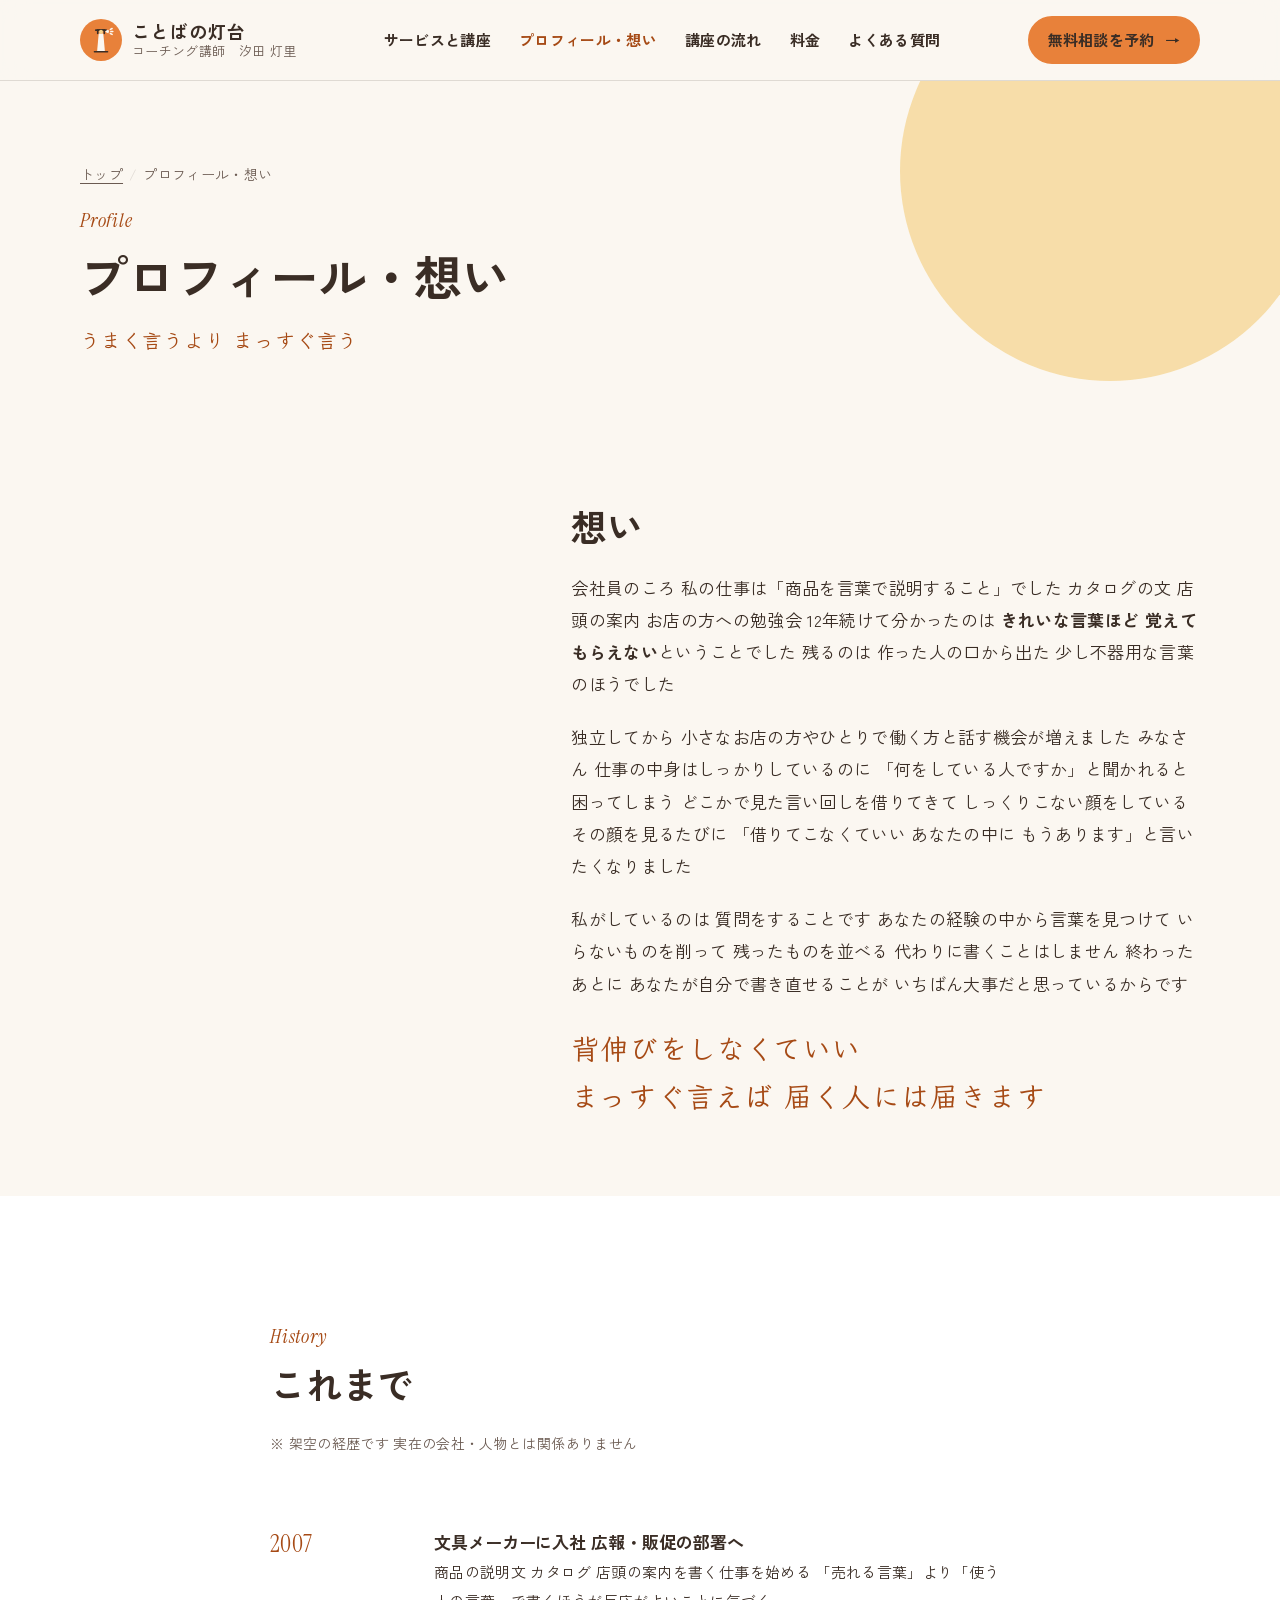
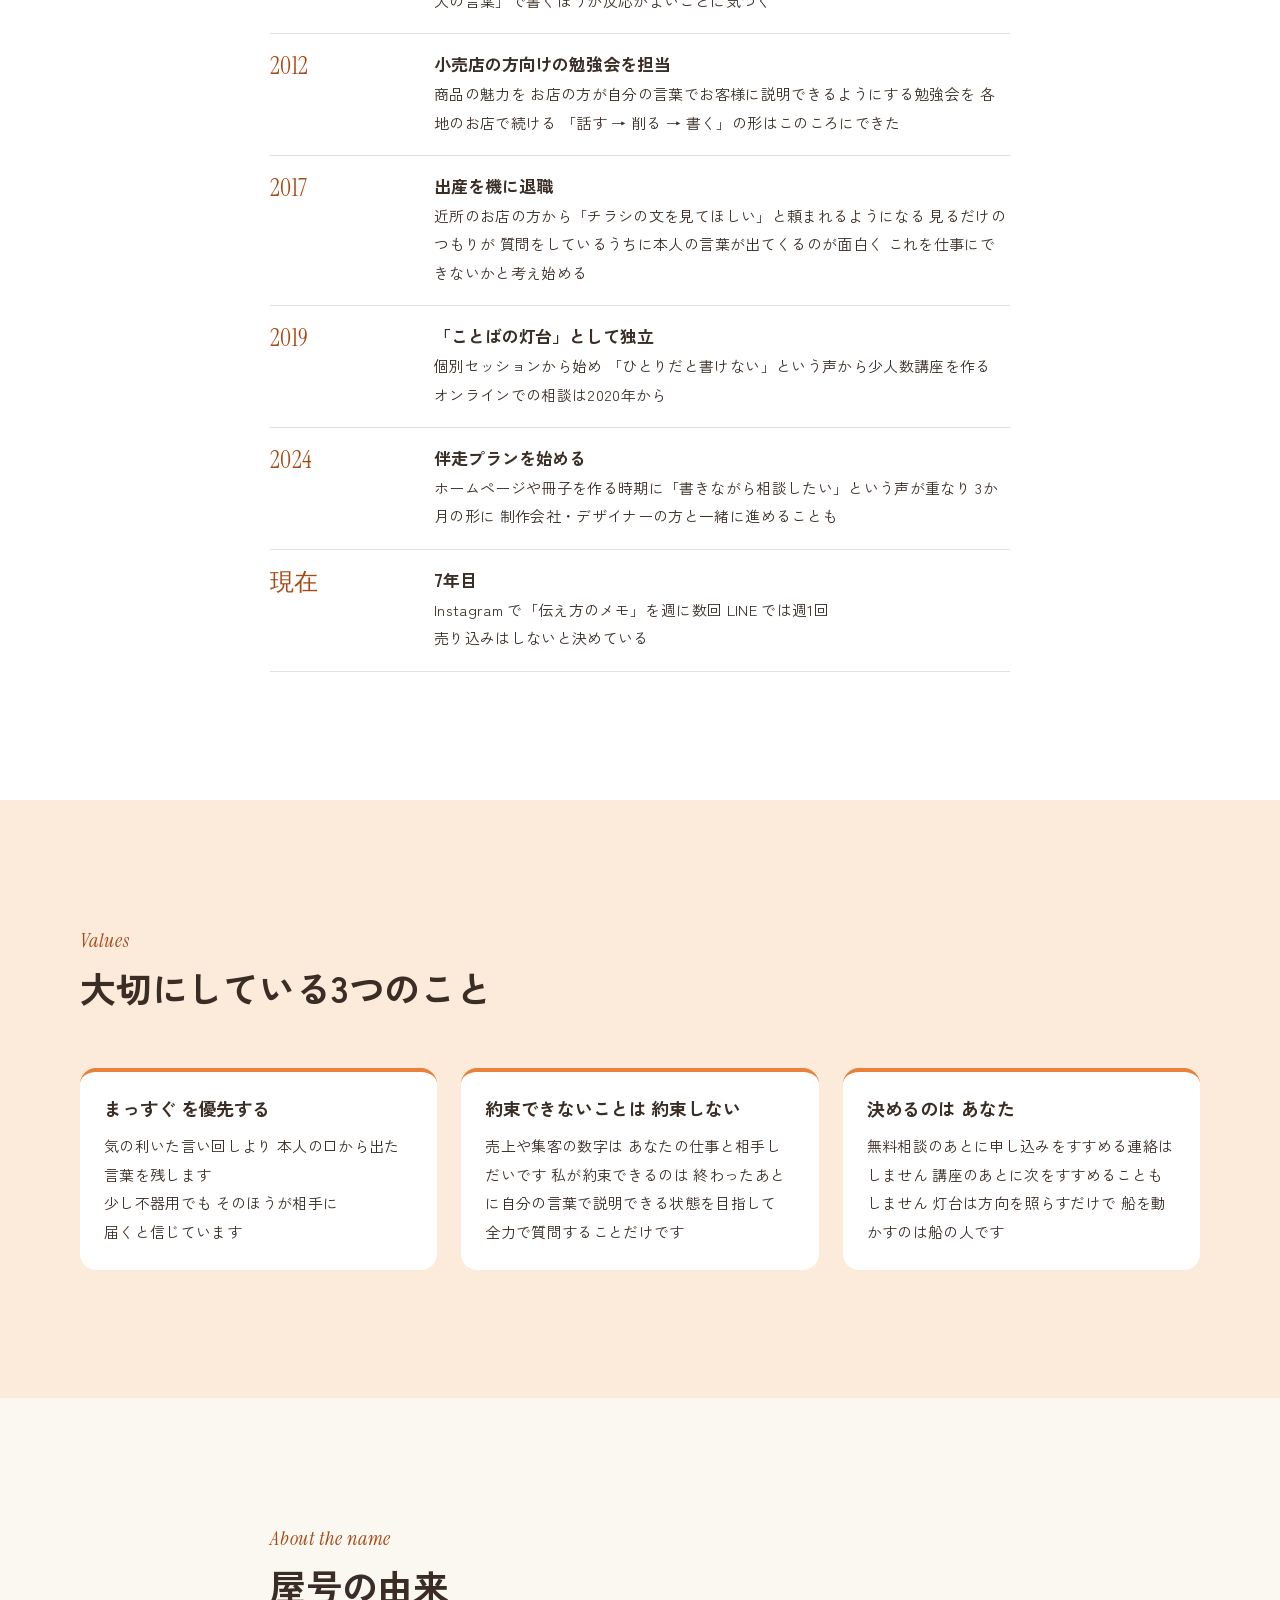
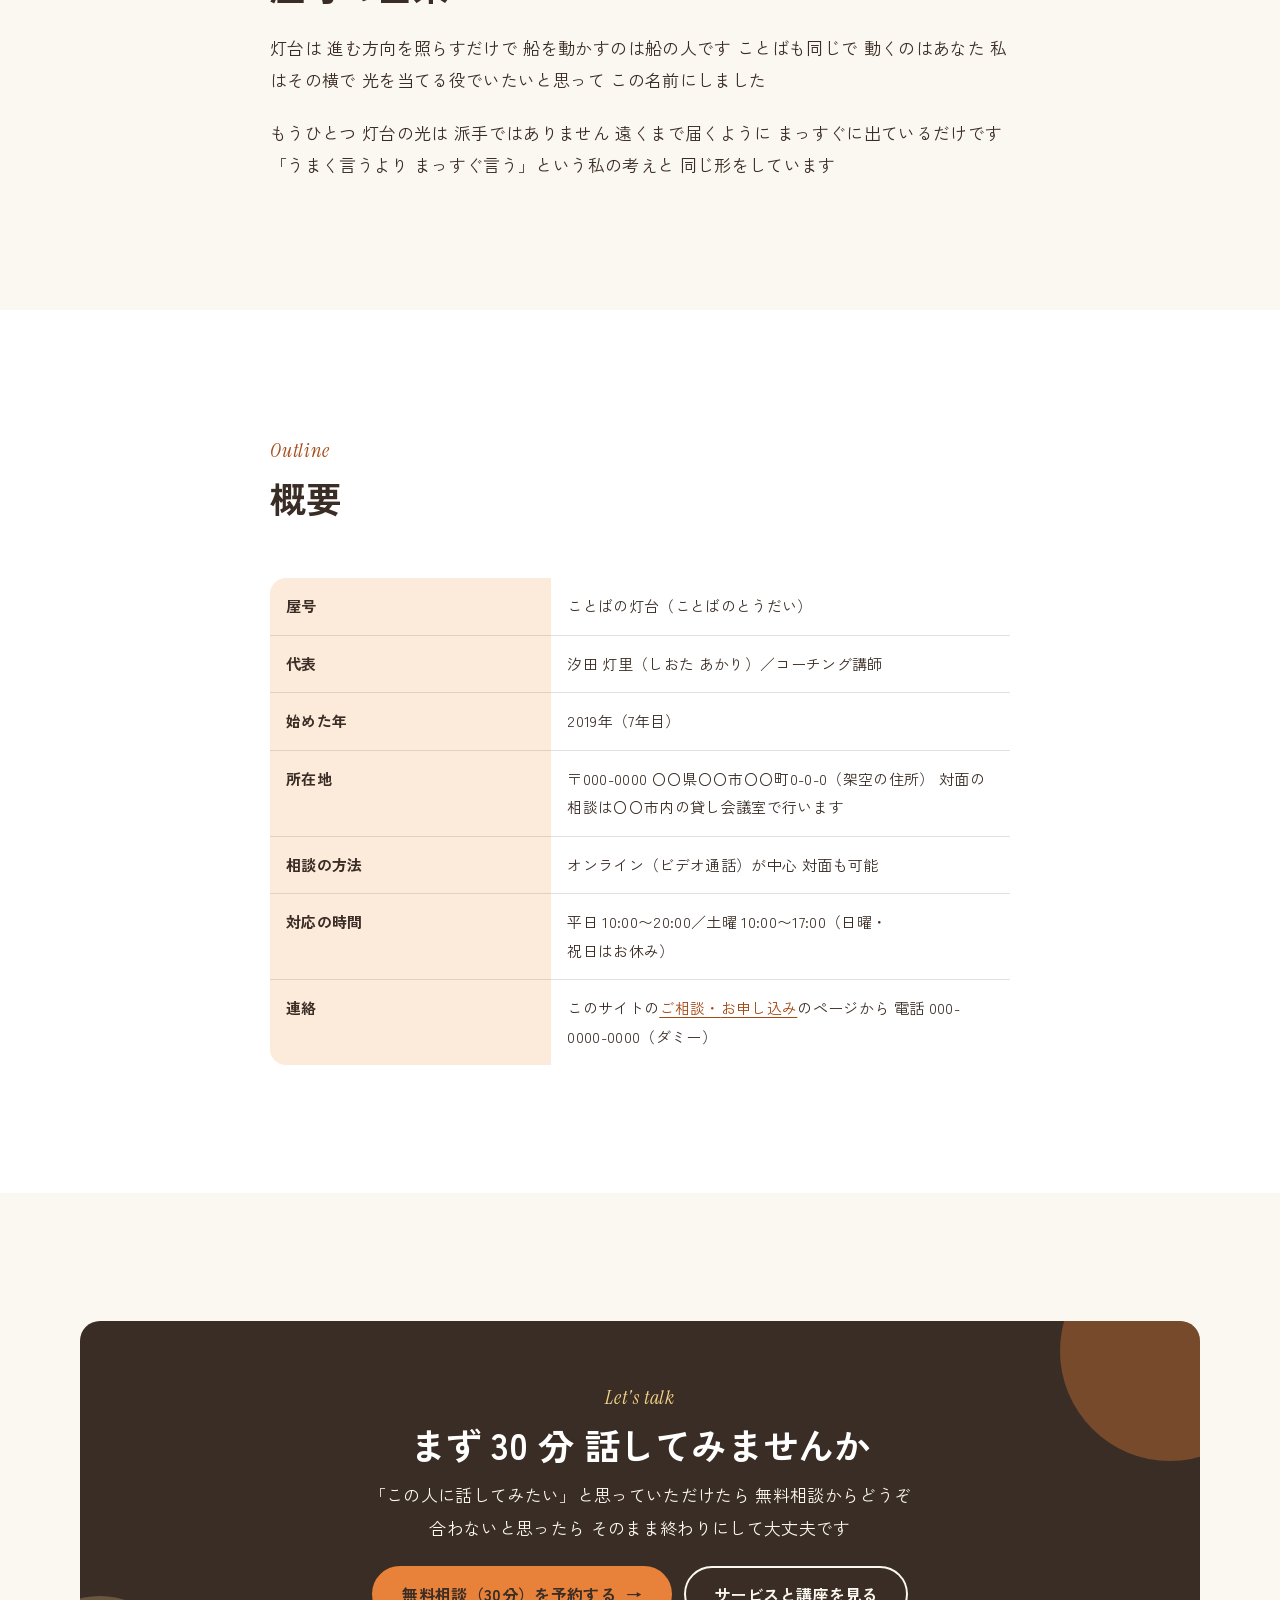
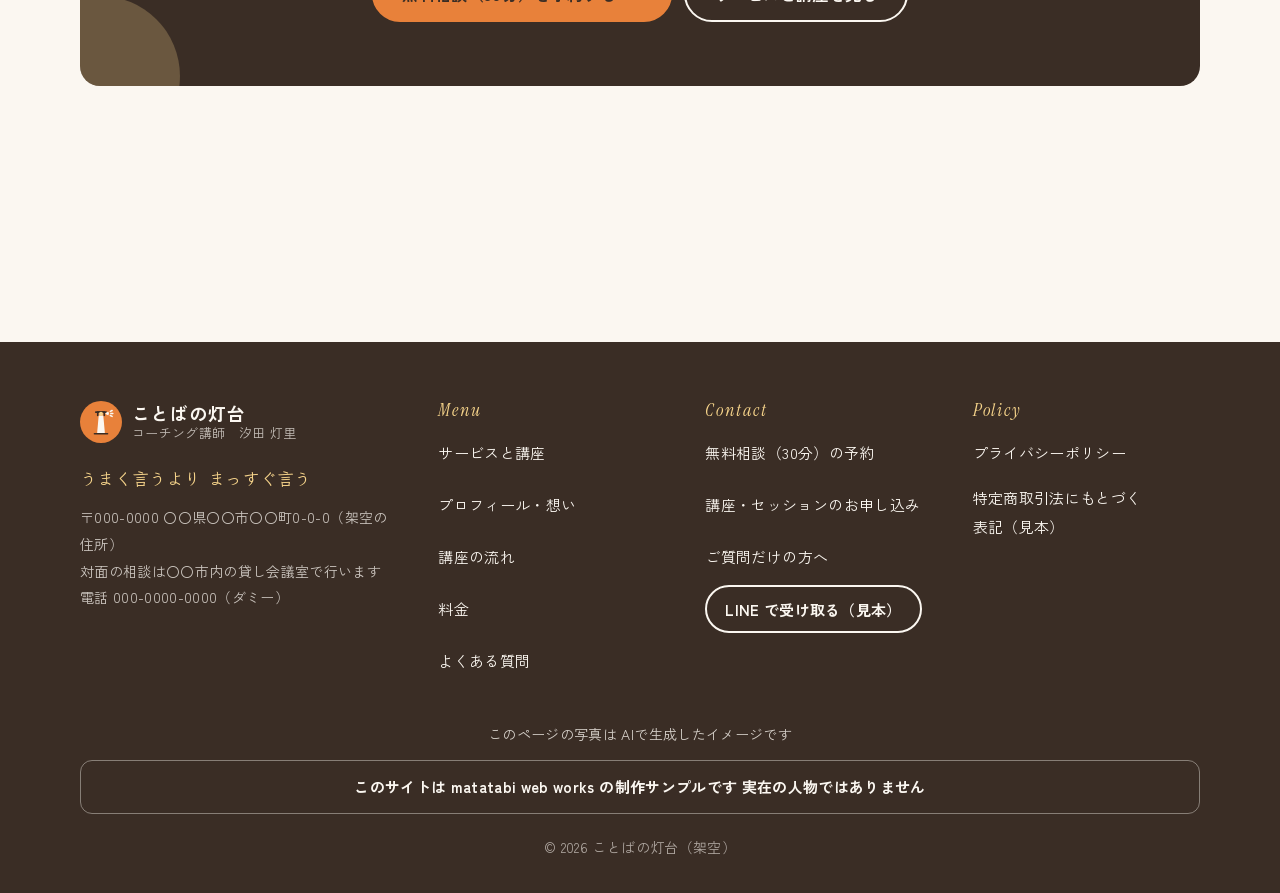
<file: about.html>
<!DOCTYPE html>
<html lang="ja" data-moji="d">
<head>
  <meta charset="UTF-8">
  <meta name="viewport" content="width=device-width, initial-scale=1">
  <meta name="robots" content="noindex">
  <meta name="format-detection" content="telephone=no">
  <title>プロフィール・想い｜汐田 灯里（ことばの灯台）</title>
  <meta name="description" content="コーチング講師 汐田 灯里のプロフィールと想い。文具メーカーの広報・販促12年を経て、2019年に独立。「うまく言うより、まっすぐ言う」を大切に、小さなお店やひとりで働く人の伝え方を一緒に整えています。">
  <meta property="og:title" content="プロフィール・想い｜汐田 灯里（ことばの灯台）">
  <meta property="og:description" content="「うまく言うより、まっすぐ言う」。経歴・大切にしていること・屋号の由来。（制作サンプル・架空の人物）">
  <meta property="og:type" content="profile">
  <meta property="og:site_name" content="ことばの灯台（制作サンプル）">
  <meta property="og:locale" content="ja_JP">
  <meta name="theme-color" content="#E8813A">
  <link rel="icon" href="images/favicon.svg" type="image/svg+xml">
  <script>document.documentElement.classList.add('js');</script>
  <link rel="preconnect" href="https://fonts.googleapis.com">
  <link rel="preconnect" href="https://fonts.gstatic.com" crossorigin>
  <link rel="stylesheet" data-font="gothic" href="https://fonts.googleapis.com/css2?family=Zen+Kaku+Gothic+New:wght@400;700&amp;text=%20%22%23%25%26%27%28%29%2C-.%2F0123456789%3A%3C%3D%3E%3F%40ABCDEFGHIJKLMNOPQRSTVW%5B%5D_abcdefghijklmnopqrstuvwxy%C2%A9%C3%97%E2%80%94%E2%80%BB%E2%86%92%E2%9C%93%E3%80%81%E3%80%82%E3%80%87%E3%80%8C%E3%80%8D%E3%80%92%E3%80%9C%E3%81%82%E3%81%84%E3%81%86%E3%81%88%E3%81%8A%E3%81%8B%E3%81%8C%E3%81%8D%E3%81%8E%E3%81%8F%E3%81%90%E3%81%91%E3%81%92%E3%81%93%E3%81%94%E3%81%95%E3%81%97%E3%81%98%E3%81%99%E3%81%9A%E3%81%9B%E3%81%9C%E3%81%9D%E3%81%9E%E3%81%9F%E3%81%A0%E3%81%A1%E3%81%A3%E3%81%A4%E3%81%A5%E3%81%A6%E3%81%A7%E3%81%A8%E3%81%A9%E3%81%AA%E3%81%AB%E3%81%AD%E3%81%AE%E3%81%AF%E3%81%B0%E3%81%B2%E3%81%B3%E3%81%B6%E3%81%B8%E3%81%B9%E3%81%BB%E3%81%BE%E3%81%BF%E3%82%80%E3%82%81%E3%82%82%E3%82%84%E3%82%87%E3%82%88%E3%82%89%E3%82%8A%E3%82%8B%E3%82%8C%E3%82%8D%E3%82%8F%E3%82%92%E3%82%93%E3%82%A2%E3%82%A3%E3%82%A4%E3%82%A6%E3%82%A7%E3%82%A9%E3%82%AA%E3%82%AB%E3%82%AF%E3%82%B0%E3%82%B1%E3%82%B3%E3%82%B4%E3%82%B5%E3%82%B6%E3%82%B7%E3%82%B8%E3%82%B9%E3%82%BB%E3%82%BD%E3%82%BF%E3%83%80%E3%83%81%E3%83%83%E3%83%86%E3%83%87%E3%83%88%E3%83%89%E3%83%8A%E3%83%8B%E3%83%8D%E3%83%8E%E3%83%90%E3%83%91%E3%83%93%E3%83%94%E3%83%95%E3%83%96%E3%83%97%E3%83%9A%E3%83%9B%E3%83%9C%E3%83%9D%E3%83%9E%E3%83%9F%E3%83%A0%E3%83%A1%E3%83%A2%E3%83%A5%E3%83%A7%E3%83%A9%E3%83%AA%E3%83%AB%E3%83%AC%E3%83%AD%E3%83%AF%E3%83%B3%E3%83%BB%E3%83%BC%E4%B8%80%E4%B8%87%E4%B8%88%E4%B8%89%E4%B8%8A%E4%B8%8B%E4%B8%8D%E4%B8%A1%E4%B8%A6%E4%B8%AD%E4%BA%86%E4%BA%88%E4%BA%8B%E4%BA%8C%E4%BA%92%E4%BA%A4%E4%BA%BA%E4%BB%8A%E4%BB%8B%E4%BB%95%E4%BB%96%E4%BB%98%E4%BB%A3%E4%BB%A5%E4%BB%AE%E4%BB%B2%E4%BB%B6%E4%BB%BB%E4%BC%81%E4%BC%91%E4%BC%9A%E4%BC%9D%E4%BC%B4%E4%BC%B8%E4%BD%8F%E4%BD%93%E4%BD%95%E4%BD%9C%E4%BD%BF%E4%BE%8B%E4%BE%9B%E4%BE%9D%E4%BE%A1%E4%BF%82%E4%BF%83%E4%BF%9D%E4%BF%A1%E4%BF%AE%E5%80%8B%E5%80%8D%E5%80%9F%E5%80%A4%E5%81%9C%E5%82%99%E5%83%8D%E5%83%8F%E5%84%80%E5%84%AA%E5%85%83%E5%85%88%E5%85%89%E5%85%A5%E5%85%A8%E5%85%AC%E5%85%B7%E5%86%85%E5%86%86%E5%86%8A%E5%86%99%E5%87%BA%E5%88%86%E5%88%87%E5%88%97%E5%88%9D%E5%88%A4%E5%88%A5%E5%88%A9%E5%88%B6%E5%88%B8%E5%88%BA%E5%89%87%E5%89%8A%E5%89%8D%E5%89%AF%E5%89%B2%E5%8A%9B%E5%8A%A0%E5%8A%A9%E5%8B%89%E5%8B%95%E5%8B%99%E5%8C%96%E5%8C%BB%E5%8D%8A%E5%8D%B0%E5%8E%9F%E5%8F%82%E5%8F%8B%E5%8F%8D%E5%8F%8E%E5%8F%96%E5%8F%97%E5%8F%A3%E5%8F%AF%E5%8F%B0%E5%8F%B7%E5%90%84%E5%90%88%E5%90%8C%E5%90%8D%E5%90%91%E5%90%AB%E5%91%8A%E5%91%B3%E5%91%BC%E5%93%81%E5%93%A1%E5%95%86%E5%95%8F%E5%96%B6%E5%99%A8%E5%9B%9E%E5%9B%A3%E5%9B%B0%E5%9B%B2%E5%9B%B3%E5%9B%BA%E5%9B%BD%E5%9C%9F%E5%9C%A8%E5%9C%B0%E5%9F%8B%E5%9F%9F%E5%A0%B1%E5%A0%B4%E5%A2%83%E5%A2%97%E5%A3%AB%E5%A3%B0%E5%A3%B2%E5%A4%89%E5%A4%96%E5%A4%9A%E5%A4%A7%E5%A4%AB%E5%A5%91%E5%A5%B3%E5%A7%8B%E5%A9%A6%E5%AD%90%E5%AD%97%E5%AD%98%E5%AE%85%E5%AE%88%E5%AE%89%E5%AE%8C%E5%AE%9A%E5%AE%9B%E5%AE%9F%E5%AE%A2%E5%AE%A4%E5%AE%B6%E5%AE%B9%E5%AE%BF%E5%AF%84%E5%AF%BE%E5%B0%82%E5%B0%8F%E5%B0%91%E5%B1%8A%E5%B1%8B%E5%B1%B1%E5%B7%A5%E5%B7%A6%E5%B7%AE%E5%B8%82%E5%B8%8C%E5%B8%AB%E5%B8%AD%E5%B9%B3%E5%B9%B4%E5%BA%81%E5%BA%83%E5%BA%97%E5%BA%A6%E5%BA%A7%E5%BC%81%E5%BC%8F%E5%BC%95%E5%BC%B5%E5%BC%B7%E5%BD%93%E5%BD%A2%E5%BD%B9%E5%BE%8B%E5%BE%8C%E5%BE%97%E5%BE%B4%E5%BF%83%E5%BF%85%E5%BF%9C%E6%80%9D%E6%80%A5%E6%80%A7%E6%82%A9%E6%82%AA%E6%83%85%E6%83%B3%E6%84%8F%E6%84%9F%E6%85%8B%E6%85%AE%E6%88%90%E6%88%BB%E6%89%80%E6%89%8B%E6%89%93%E6%89%95%E6%89%B1%E6%89%BF%E6%8A%95%E6%8A%98%E6%8A%BC%E6%8B%85%E6%8C%81%E6%8C%87%E6%8C%AF%E6%8E%A2%E6%8E%A5%E6%8E%B2%E6%8F%90%E6%8F%9B%E6%93%8D%E6%94%AF%E6%94%BF%E6%95%99%E6%95%B0%E6%95%B4%E6%96%87%E6%96%99%E6%96%AD%E6%96%B0%E6%96%B9%E6%96%BD%E6%97%8F%E6%97%A5%E6%98%8E%E6%98%9F%E6%99%82%E6%9B%9C%E6%9B%B4%E6%9B%B8%E6%9B%BF%E6%9C%80%E6%9C%88%E6%9C%9B%E6%9C%9F%E6%9C%A8%E6%9C%AB%E6%9C%AC%E6%9C%BA%E6%9D%90%E6%9D%9F%E6%9D%A1%E6%9D%A5%E6%9E%90%E6%9E%9A%E6%9E%9C%E6%9E%A0%E6%9E%B6%E6%A0%BC%E6%A1%88%E6%A5%AD%E6%A6%82%E6%A7%8B%E6%A7%98%E6%A8%AA%E6%A9%9F%E6%AC%84%E6%AC%A0%E6%AC%A1%E6%AD%A2%E6%AD%A3%E6%AD%A9%E6%AD%B4%E6%AE%8B%E6%AE%B5%E6%AF%8E%E6%B0%8F%E6%B0%97%E6%B0%B4%E6%B1%82%E6%B1%90%E6%B1%BA%E6%B3%81%E6%B3%95%E6%B3%A8%E6%B3%B3%E6%B4%BE%E6%B5%81%E6%B6%88%E6%B7%B1%E6%B7%BB%E6%B8%88%E6%B8%9B%E6%B8%A1%E6%BA%80%E6%BA%96%E6%BB%9E%E7%81%AB%E7%81%AF%E7%82%B9%E7%84%A1%E7%85%A7%E7%89%A9%E7%89%B9%E7%8A%B6%E7%8B%AC%E7%8F%BE%E7%90%86%E7%92%B0%E7%94%9F%E7%94%A3%E7%94%A8%E7%94%B0%E7%94%B1%E7%94%B3%E7%94%BA%E7%94%BB%E7%95%A5%E7%95%AA%E7%99%82%E7%99%BA%E7%99%BB%E7%99%BD%E7%9A%84%E7%9B%AE%E7%9B%B4%E7%9B%B8%E7%9C%81%E7%9C%8C%E7%9C%9F%E7%9F%A5%E7%9F%AD%E7%A0%94%E7%A2%BA%E7%A4%BA%E7%A4%BC%E7%A4%BE%E7%A5%9D%E7%A5%A8%E7%A7%81%E7%A7%BB%E7%A8%8B%E7%A8%8E%E7%A8%AE%E7%A8%BF%E7%A9%8D%E7%A9%BA%E7%AA%93%E7%AB%8B%E7%AB%A0%E7%AB%AF%E7%AC%AC%E7%AD%86%E7%AD%94%E7%AE%87%E7%AE%97%E7%AE%B1%E7%AF%84%E7%B4%84%E7%B4%8D%E7%B4%99%E7%B4%B9%E7%B5%82%E7%B5%84%E7%B5%8C%E7%B5%90%E7%B5%A1%E7%B6%99%E7%B6%9A%E7%B7%8A%E7%B7%92%E7%B7%A0%E7%B7%B4%E7%B8%BE%E7%BD%AE%E7%BD%B2%E7%BE%85%E7%BE%A9%E7%BF%92%E8%80%83%E8%80%85%E8%81%9E%E8%81%B7%E8%83%8C%E8%83%BD%E8%87%AA%E8%88%B9%E8%89%AF%E8%8A%B1%E8%8B%A6%E8%91%89%E8%A1%8C%E8%A1%A8%E8%A3%9C%E8%A6%81%E8%A6%8B%E8%A6%8F%E8%A6%9A%E8%A6%A7%E8%A7%A3%E8%A8%80%E8%A8%82%E8%A8%88%E8%A8%98%E8%A8%B1%E8%A8%BC%E8%A9%A6%E8%A9%B1%E8%AA%8D%E8%AA%9E%E8%AA%A4%E8%AA%AC%E8%AA%AD%E8%AA%BF%E8%AB%87%E8%AB%8B%E8%AC%9B%E8%AD%B0%E8%AD%B7%E8%B2%A0%E8%B2%A9%E8%B2%B8%E8%B2%BB%E8%B3%87%E8%B3%AA%E8%B5%B0%E8%B5%B7%E8%B6%B3%E8%BA%AB%E8%BC%89%E8%BE%BC%E8%BF%91%E8%BF%94%E8%BF%AB%E8%BF%B7%E8%BF%BD%E9%80%80%E9%80%81%E9%80%94%E9%80%9A%E9%80%A3%E9%80%B1%E9%80%B2%E9%81%85%E9%81%8B%E9%81%93%E9%81%95%E9%81%A0%E9%81%B8%E9%83%A8%E9%83%BD%E9%85%8D%E9%87%8C%E9%87%8D%E9%87%8F%E9%87%91%E9%87%A3%E9%8A%80%E9%8C%B2%E9%95%B7%E9%96%80%E9%96%89%E9%96%8B%E9%96%93%E9%96%A2%E9%99%8D%E9%99%90%E9%99%A4%E9%9A%8E%E9%9A%9B%E9%9B%86%E9%9B%A2%E9%9B%BB%E9%9D%A2%E9%9F%B3%E9%A0%85%E9%A0%86%E9%A0%88%E9%A0%90%E9%A0%98%E9%A0%AD%E9%A0%BC%E9%A1%8C%E9%A1%8D%E9%A1%94%E9%A1%98%E9%A1%9E%E9%A3%9B%E9%A8%93%E9%AB%98%E9%AD%85%EF%BC%88%EF%BC%89%EF%BC%8B%EF%BC%8F%EF%BC%9A%EF%BC%9F%EF%BC%BB%EF%BC%BD%EF%BD%9C&amp;display=swap">
  <link rel="stylesheet" data-font="hand" href="https://fonts.googleapis.com/css2?family=Klee+One:wght@600&amp;text=%E3%80%81%E3%80%82%E3%80%8C%E3%80%8D%E3%81%82%E3%81%84%E3%81%86%E3%81%88%E3%81%8B%E3%81%8C%E3%81%8D%E3%81%8F%E3%81%90%E3%81%91%E3%81%93%E3%81%97%E3%81%98%E3%81%99%E3%81%9A%E3%81%9B%E3%81%9F%E3%81%A0%E3%81%A3%E3%81%A6%E3%81%A7%E3%81%A8%E3%81%AA%E3%81%AB%E3%81%AE%E3%81%AF%E3%81%B0%E3%81%B3%E3%81%B6%E3%81%BB%E3%81%BE%E3%82%80%E3%82%81%E3%82%88%E3%82%89%E3%82%8A%E3%82%92%E3%82%93%E3%82%B8%E3%83%9A%E3%83%BC%E4%B8%8A%E4%BA%BA%E4%BC%B8%E5%85%89%E5%87%BA%E5%8F%B0%E5%90%91%E5%B1%8A%E6%89%8B%E6%96%B9%E6%B1%90%E7%81%AF%E7%85%A7%E7%94%B0%E7%B5%8C%E8%83%8C%E8%91%89%E8%A6%81%E8%A8%80%E9%80%B2%E9%81%A0%E9%87%8C%E9%A8%93&amp;display=swap">
  <link rel="stylesheet" data-font="accent" href="https://fonts.googleapis.com/css2?family=Instrument+Serif:ital@0;1&amp;text=%20%26%28%29%2C.%2F0123456789%3AABCFHIJKLNOPQSTVWabcdefghiklmnopqrstuvwy%E2%80%94%E3%80%9C%E5%86%86&amp;display=swap">
  <link rel="stylesheet" href="css/style.css?v=20261031-4">
  <script src="js/main.js?v=20261008-5" defer></script>
  <script type="application/ld+json">
{
  "@context": "https://schema.org",
  "@type": "Person",
  "name": "汐田 灯里",
  "alternateName": "しおた あかり",
  "jobTitle": "コーチング講師",
  "description": "小さなお店やひとりで働く人の「自分の仕事の伝え方」を一緒に整える（制作サンプル・架空の人物）",
  "worksFor": { "@type": "ProfessionalService", "name": "ことばの灯台" },
  "knowsAbout": ["伝え方", "自分の仕事の説明", "案内文の書き方", "少人数講座"]
}
  </script>
</head>
<body class="has-fixed-cta">
  <a href="#main" class="skip-link">本文へ<wbr>移動</a>
<!-- @header -->
<header class="site-header">
  <div class="container site-header__inner">
    <a href="index.html" class="site-logo" aria-label="ことばの灯台 トップページ">
      <img class="site-logo__mark" src="images/logo-mark.svg" alt="" width="42" height="42">
      <span class="site-logo__text"><span class="site-logo__name">ことばの<wbr>灯台</span><span class="site-logo__sub"><wbr>コーチング<wbr>講師　汐田 灯里</span></span>
    </a>
    <nav class="site-nav" id="site-nav" aria-label="メインメニュー">
      <ul class="site-nav__list">
        <li data-wrap="phrase"><a href="services.html">サービスと<wbr>講座</a></li>
        <li data-wrap="phrase"><a href="about.html">プロフィール・想い</a></li>
        <li data-wrap="phrase"><a href="flow.html">講座の<wbr>流れ</a></li>
        <li data-wrap="phrase"><a href="price.html">料金</a></li>
        <li data-wrap="phrase"><a href="faq.html">よく<wbr>ある<wbr>質問</a></li>
        <li data-wrap="phrase" class="site-nav__contact"><a href="contact.html">ご相談・<wbr>お申し込み</a></li>
      </ul>
      <p data-clauses="1" data-wrap="phrase" class="site-nav__note"><span class="kc">この<wbr>サイトは<wbr>制作<wbr>サンプルです</span> <span class="kc"><wbr>フォーム・予約・申し込みは どこにも<wbr>送信されません</span></p>
    </nav>
    <div class="site-header__actions">
      <a href="contact.html#reserve" class="btn btn--primary btn--small site-header__cta">無料相談を<wbr>予約 <span class="arrow" aria-hidden="true">→</span></a>
      <a href="contact.html#reserve" class="btn btn--primary btn--small site-header__cta--sp">相談</a>
      <button type="button" class="menu-toggle" aria-expanded="false" aria-controls="site-nav"><span class="menu-toggle__bars"><span></span></span><span class="menu-toggle__label">メニュー</span></button>
    </div>
  </div>
</header>
<!-- @/header -->
  <main id="main">
    <section class="page-hero">
      <div class="container">
        <ol class="breadcrumb" aria-label="現在のページ"><li data-wrap="phrase"><a href="index.html">トップ</a></li><li data-wrap="phrase">プロフィール・想い</li></ol>
        <span class="eyebrow">Profile</span>
        <h1>プロフィール・想い</h1>
        <p data-wrap="phrase" class="lead hand" style="font-size:1.25rem;color:var(--c-accent-deep)">うまく<wbr>言うより まっすぐ<wbr>言う</p>
      </div>
    </section>

    <section class="section section--tight" aria-labelledby="thought-title">
      <div class="container">
        <div class="profile-teaser">
          <div>
            <figure class="profile-teaser__photo clip-reveal--scroll"><img src="images/photo/p02.webp?v=1" alt="窓辺の白い机に向かい、ノートに書きこむ代表の後ろ姿" width="800" height="1000"></figure>
          </div>
          <div class="reveal">
            <h2 id="thought-title">想い</h2>
            <p>会社員の<wbr>ころ 私の<wbr>仕事は<wbr>「商品を<wbr>言葉で<wbr>説明する<wbr>こと」でした カタログの<wbr>文 店頭の<wbr>案内 お店の<wbr>方への<wbr>勉強会 12年続けて<wbr>分かったのは <strong><wbr>きれいな<wbr>言葉ほど 覚えて<wbr>もらえない</strong>と<wbr>いう<wbr>ことでした 残るのは 作った<wbr>人の<wbr>口から<wbr>出た 少し<wbr>不器用な<wbr>言葉の<wbr>ほうでした</p>
            <p>独立してから 小さな<wbr>お店の<wbr>方や<wbr>ひとりで<wbr>働く<wbr>方と<wbr>話す機会が<wbr>増えました みなさん 仕事の<wbr>中身は<wbr>しっかり<wbr>しているのに 「何を<wbr>している<wbr>人ですか」と<wbr>聞かれると<wbr>困ってしまう どこかで<wbr>見た<wbr>言い回しを<wbr>借りてきて しっくりこない<wbr>顔を<wbr>している その<wbr>顔を<wbr>見る<wbr>たびに 「借りてこなくて<wbr>いい あなたの<wbr>中に もう<wbr>あります」と<wbr>言いたくなりました</p>
            <p>私が<wbr>しているのは 質問を<wbr>する<wbr>ことです あなたの<wbr>経験の<wbr>中から<wbr>言葉を<wbr>見つけて いらない<wbr>ものを<wbr>削って 残った<wbr>ものを<wbr>並べる 代わりに<wbr>書く<wbr>ことは<wbr>しません 終わった<wbr>あとに あなたが<wbr>自分で<wbr>書き直せる<wbr>ことが いちばん大事だと<wbr>思っているからです</p>
            <p data-clauses="1" data-wrap="phrase" class="profile-teaser__quote hand" style="margin-top:24px"><span class="kc">背伸びを<wbr>しなくて<wbr>いい</span> <span class="kc"><wbr>まっすぐ<wbr>言えば 届く<wbr>人には<wbr>届きます</span></p>
          </div>
        </div>
      </div>
    </section>

    <section class="section section--white" aria-labelledby="history-title">
      <div class="container container--narrow">
        <div class="section-head reveal">
          <span class="eyebrow">History</span>
          <h2 id="history-title">これまで</h2>
          <p data-clauses="1" data-wrap="phrase" class="note"><span class="kc">※ 架空の<wbr>経歴です</span> <span class="kc"><wbr>実在の<wbr>会社・人物とは<wbr>関係ありません</span></p>
        </div>
        <ol class="timeline reveal">
          <li><span class="timeline__year">2007</span><div><h3 data-clauses="1"><span class="kc">文具メーカーに<wbr>入社</span> <span class="kc"><wbr>広報・販促の<wbr>部署へ</span></h3><p data-wrap="phrase">商品の<wbr>説明文 カタログ 店頭の<wbr>案内を<wbr>書く<wbr>仕事を<wbr>始める 「売れる<wbr>言葉」より<wbr>「使う<wbr>人の<wbr>言葉」で<wbr>書く<wbr>ほうが<wbr>反応が<wbr>よいことに<wbr>気づく</p></div></li>
          <li><span class="timeline__year">2012</span><div><h3>小売店の<wbr>方向けの<wbr>勉強会を<wbr>担当</h3><p>商品の<wbr>魅力を お店の<wbr>方が<wbr>自分の<wbr>言葉で<wbr>お客様に<wbr>説明できるように<wbr>する<wbr>勉強会を 各地の<wbr>お店で<wbr>続ける 「話す → 削る → 書く」の<wbr>形は<wbr>この<wbr>ころに<wbr>できた</p></div></li>
          <li><span class="timeline__year">2017</span><div><h3>出産を<wbr>機に<wbr>退職</h3><p>近所の<wbr>お店の<wbr>方から<wbr>「チラシの<wbr>文を<wbr>見てほしい」と<wbr>頼まれるようになる 見るだけの<wbr>つもりが 質問を<wbr>している<wbr>うちに<wbr>本人の<wbr>言葉が<wbr>出てくるのが<wbr>面白く これを<wbr>仕事に<wbr>できないかと<wbr>考え始める</p></div></li>
          <li><span class="timeline__year">2019</span><div><h3>「ことばの<wbr>灯台」と<wbr>して<wbr>独立</h3><p data-clauses="1" data-wrap="phrase"><span class="kc">個別<wbr>セッションから<wbr>始め 「ひとりだと<wbr>書けない」と<wbr>いう<wbr>声から<wbr>少人<wbr>数講座を<wbr>作る</span> <span class="kc"><wbr>オンラインでの<wbr>相談は<wbr>2020年から</span></p></div></li>
          <li><span class="timeline__year">2024</span><div><h3>伴走プランを<wbr>始める</h3><p>ホームページや<wbr>冊子を<wbr>作る<wbr>時期に<wbr>「書きながら<wbr>相談したい」と<wbr>いう<wbr>声が<wbr>重なり 3か月の<wbr>形に 制作会社・デザイナーの<wbr>方と<wbr>一緒に<wbr>進める<wbr>ことも</p></div></li>
          <li><span class="timeline__year">現在</span><div><h3>7年目</h3><p data-clauses="1" data-wrap="phrase"><span class="kc">Instagram で<wbr>「伝え方の<wbr>メモ」を<wbr>週に<wbr>数回</span> <span class="kc">LINE では<wbr>週1回</span> <span class="kc"><wbr>売り込みは<wbr>しないと<wbr>決めている</span></p></div></li>
        </ol>
      </div>
    </section>

    <section class="section section--pale" aria-labelledby="values-title">
      <div class="container">
        <div class="section-head reveal">
          <span class="eyebrow">Values</span>
          <h2 id="values-title">大切に<wbr>している<wbr>3つの<wbr>こと</h2>
        </div>
        <div class="values">
          <div class="value reveal"><h3 data-clauses="1"><span class="kc">まっすぐ</span> <span class="kc">を<wbr>優先する</span></h3><p data-clauses="1" data-wrap="phrase"><span class="kc">気の<wbr>利いた<wbr>言い回しより 本人の<wbr>口から<wbr>出た<wbr>言葉を<wbr>残します</span> <span class="kc"><wbr>少し<wbr>不器用でも その<wbr>ほうが<wbr>相手に<wbr>届くと<wbr>信じています</span></p></div>
          <div class="value reveal" style="--d:0.1s"><h3 data-clauses="1"><span class="kc">約束できない<wbr>ことは</span> <span class="kc"><wbr>約束しない</span></h3><p>売上や<wbr>集客の<wbr>数字は あなたの<wbr>仕事と<wbr>相手しだいです 私が<wbr>約束できるのは 終わった<wbr>あとに<wbr>自分の<wbr>言葉で<wbr>説明できる<wbr>状態を<wbr>目指して 全力で<wbr>質問する<wbr>ことだけです</p></div>
          <div class="value reveal" style="--d:0.2s"><h3 data-clauses="1"><span class="kc">決めるのは</span> <span class="kc"><wbr>あなた</span></h3><p>無料相談の<wbr>あとに<wbr>申し込みを<wbr>すすめる<wbr>連絡は<wbr>しません 講座の<wbr>あとに<wbr>次を<wbr>すすめる<wbr>こともしません 灯台は<wbr>方向を<wbr>照らすだけで 船を<wbr>動かすのは<wbr>船の<wbr>人です</p></div>
        </div>
      </div>
    </section>

    <section class="section" aria-labelledby="name-title">
      <div class="container container--narrow">
        <div class="reveal">
          <span class="eyebrow">About the name</span>
          <h2 id="name-title">屋号の<wbr>由来</h2>
          <p>灯台は 進む<wbr>方向を<wbr>照らすだけで 船を<wbr>動かすのは<wbr>船の<wbr>人です ことばも<wbr>同じで 動くのは<wbr>あなた 私は<wbr>その<wbr>横で 光を<wbr>当てる<wbr>役で<wbr>いたいと<wbr>思って この<wbr>名前に<wbr>しました</p>
          <p>もう<wbr>ひとつ 灯台の<wbr>光は 派手ではありません 遠くまで<wbr>届くように まっすぐに<wbr>出ているだけです 「うまく<wbr>言うより まっすぐ<wbr>言う」と<wbr>いう<wbr>私の<wbr>考えと 同じ<wbr>形を<wbr>しています</p>
        </div>
      </div>
    </section>

    <section class="section section--white" aria-labelledby="outline-title">
      <div class="container container--narrow">
        <div class="section-head reveal">
          <span class="eyebrow">Outline</span>
          <h2 id="outline-title">概要</h2>
        </div>
        <div class="table-wrap reveal">
          <table class="price-table">
            <tr><th>屋号</th><td data-wrap="phrase">ことばの<wbr>灯台<wbr>（ことばのとうだい）</td></tr>
            <tr><th>代表</th><td data-wrap="phrase">汐田 灯里<wbr>（しおた あかり）<wbr>／コーチング<wbr>講師</td></tr>
            <tr><th>始めた<wbr>年</th><td data-wrap="phrase">2019年<wbr>（7年目）</td></tr>
            <tr><th>所在地</th><td data-wrap="phrase">〒000-0000 〇〇県〇〇市〇〇町0-0-0<wbr>（架空の<wbr>住所） 対面の<wbr>相談は<wbr>〇〇市内の<wbr>貸し会議室で<wbr>行います</td></tr>
            <tr><th>相談の<wbr>方法</th><td data-wrap="phrase">オンライン<wbr>（ビデオ<wbr>通話）が<wbr>中心 対面も<wbr>可能</td></tr>
            <tr><th>対応の<wbr>時間</th><td data-wrap="phrase">平日 10:00〜20:00／土曜 10:00〜17:00<wbr>（日曜・祝日は<wbr>お休み）</td></tr>
            <tr><th>連絡</th><td data-wrap="phrase">この<wbr>サイトの<a href="contact.html"><wbr>ご相談・<wbr>お申し込み</a>の<wbr>ページから 電話 000-0000-0000<wbr>（ダミー）</td></tr>
          </table>
        </div>
      </div>
    </section>

    <section class="section" aria-labelledby="cta-title">
      <div class="container">
        <div class="cta-band reveal">
          <span class="eyebrow">Let's talk</span>
          <h2 data-clauses="1" id="cta-title"><span class="kc">まず 30 分</span> <span class="kc"><wbr>話してみませんか</span></h2>
          <p data-clauses="1" data-wrap="phrase"><span class="kc">「この<wbr>人に<wbr>話してみたい」と<wbr>思っていただけたら 無料相談から<wbr>どうぞ</span> <span class="kc"><wbr>合わないと<wbr>思ったら そのまま<wbr>終わりに<wbr>して<wbr>大丈夫です</span></p>
          <div class="btn-row btn-row--center">
            <a href="contact.html#reserve" class="btn btn--primary">無料相談<wbr>（30分）を<wbr>予約する <span class="arrow" aria-hidden="true">→</span></a>
            <a href="services.html" class="btn btn--secondary">サービスと<wbr>講座を<wbr>見る</a>
          </div>
        </div>
      </div>
    </section>
  </main>
<!-- @footer -->
<footer class="site-footer">
  <div class="container">
    <div class="site-footer__top">
      <div class="site-footer__brand">
        <a href="index.html" class="site-logo" aria-label="ことばの灯台 トップページ">
          <img class="site-logo__mark" src="images/logo-mark.svg" alt="" width="42" height="42">
          <span class="site-logo__text"><span class="site-logo__name">ことばの<wbr>灯台</span><span class="site-logo__sub"><wbr>コーチング<wbr>講師　汐田 灯里</span></span>
        </a>
        <p data-wrap="phrase" class="site-footer__tag">うまく<wbr>言うより まっすぐ<wbr>言う</p>
        <p class="site-footer__addr">〒000-0000 〇〇県〇〇市〇〇町0-0-0<wbr>（架空の<wbr>住所）<br>対面の<wbr>相談は<wbr>〇〇市内の<wbr>貸し会議室で<wbr>行います<br>電話 000-0000-0000<wbr>（ダミー）</p>
      </div>
      <nav class="site-footer__nav" aria-label="フッターメニュー：ご案内">
        <h2>Menu</h2>
        <ul>
          <li data-wrap="phrase"><a href="services.html">サービスと<wbr>講座</a></li>
          <li data-wrap="phrase"><a href="about.html">プロフィール・想い</a></li>
          <li data-wrap="phrase"><a href="flow.html">講座の<wbr>流れ</a></li>
          <li data-wrap="phrase"><a href="price.html">料金</a></li>
          <li data-wrap="phrase"><a href="faq.html">よく<wbr>ある<wbr>質問</a></li>
        </ul>
      </nav>
      <nav class="site-footer__nav" aria-label="フッターメニュー：ご相談">
        <h2>Contact</h2>
        <ul>
          <li data-wrap="phrase"><a href="contact.html#reserve">無料相談<wbr>（30分）の<wbr>予約</a></li>
          <li data-wrap="phrase"><a href="contact.html#apply">講座・セッションの<wbr>お申し込み</a></li>
          <li data-wrap="phrase"><a href="contact.html#question">ご質問だけの<wbr>方へ</a></li>
          <li><button type="button" class="btn btn--small btn--secondary" data-sample="line" style="color:var(--c-base);border-color:var(--c-base)">LINE で<wbr>受け取る<wbr>（見本）</button></li>
        </ul>
      </nav>
      <nav class="site-footer__nav" aria-label="フッターメニュー：表記">
        <h2>Policy</h2>
        <ul>
          <li data-wrap="phrase"><a href="privacy.html">プライバシーポリシー</a></li>
          <li data-wrap="phrase"><a href="tokushoho.html">特定商取引法に<wbr>もとづく<wbr>表記<wbr>（見本）</a></li>
        </ul>
      </nav>
    </div>
    <p data-wrap="phrase" class="site-footer__photo-note">この<wbr>ページの<wbr>写真は AIで<wbr>生成した<wbr>イメージです</p>
    <p data-clauses="1" data-wrap="phrase" class="site-footer__sample"><span class="kc">この<wbr>サイトは matatabi web works の<wbr>制作<wbr>サンプルです</span> <span class="kc"><wbr>実在の<wbr>人物ではありません</span></p>
    <p data-wrap="phrase" class="site-footer__copy">© <span data-year>2026</span> ことばの<wbr>灯台<wbr>（架空）</p>
  </div>
</footer>
<div class="fixed-cta" aria-label="相談の入口">
  <button type="button" class="fixed-cta__line" data-sample="line"><svg viewBox="0 0 24 24" aria-hidden="true" fill="none" stroke="currentColor" stroke-width="2" stroke-linecap="round" stroke-linejoin="round"><path d="M4 5h16v11H9l-5 4z"/><path d="M8 9h8M8 12h5"/></svg>LINE<wbr>（見本）</button>
  <a href="contact.html#reserve" class="fixed-cta__reserve">無料相談を<wbr>予約 <span aria-hidden="true">→</span></a>
</div>
<!-- @/footer -->
</body>
</html>
</file>
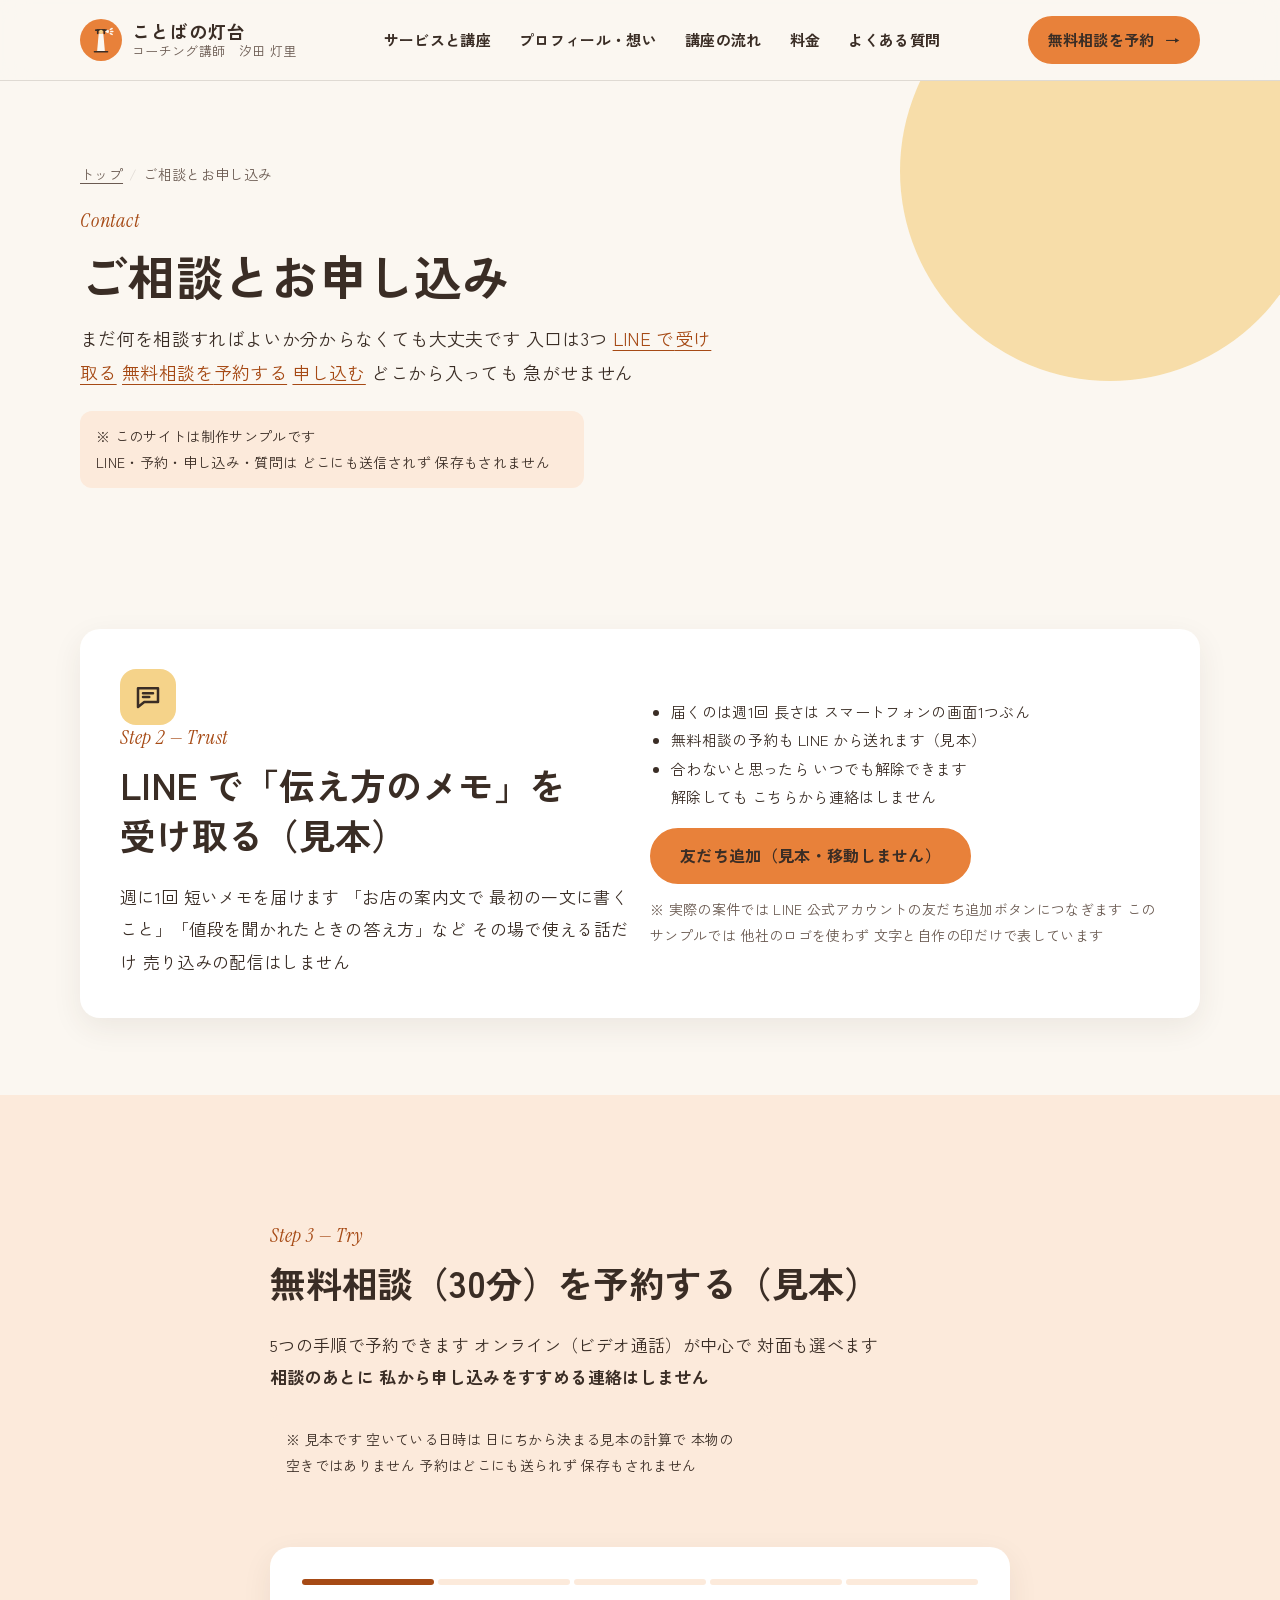
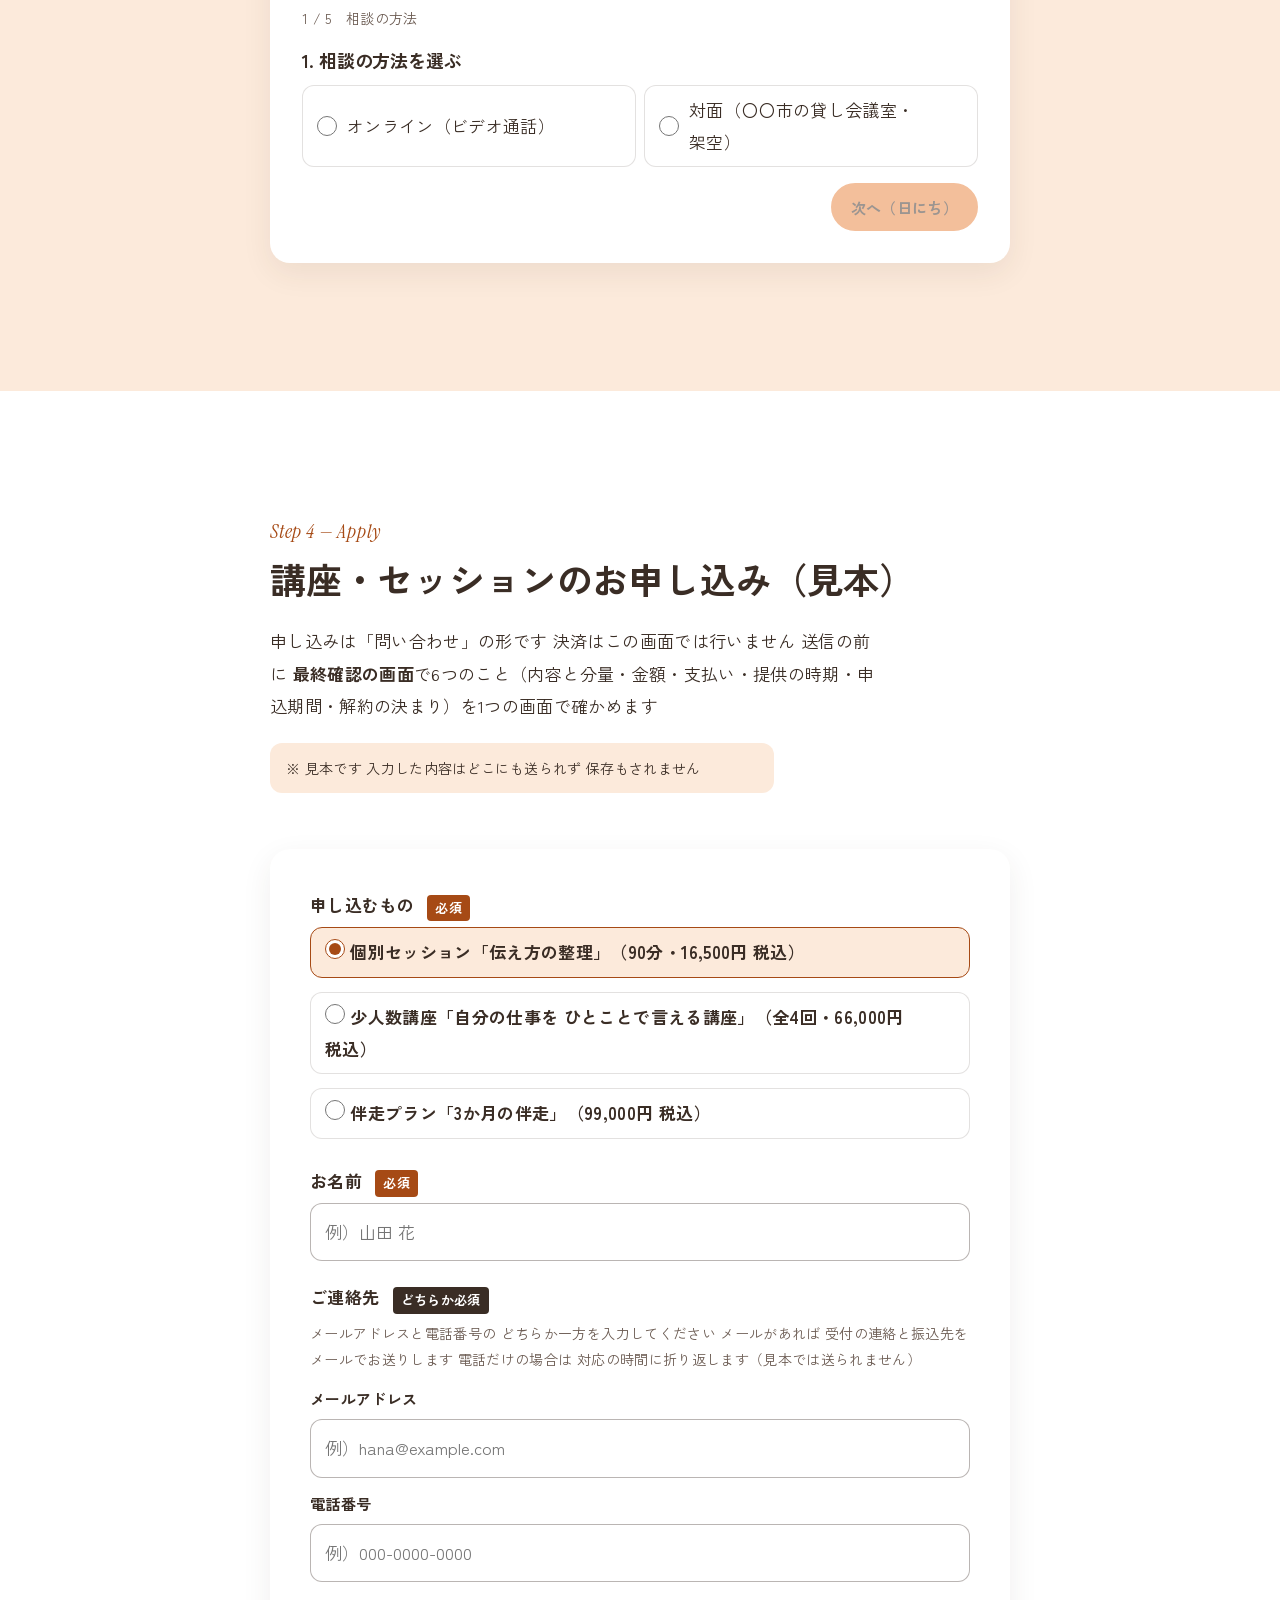
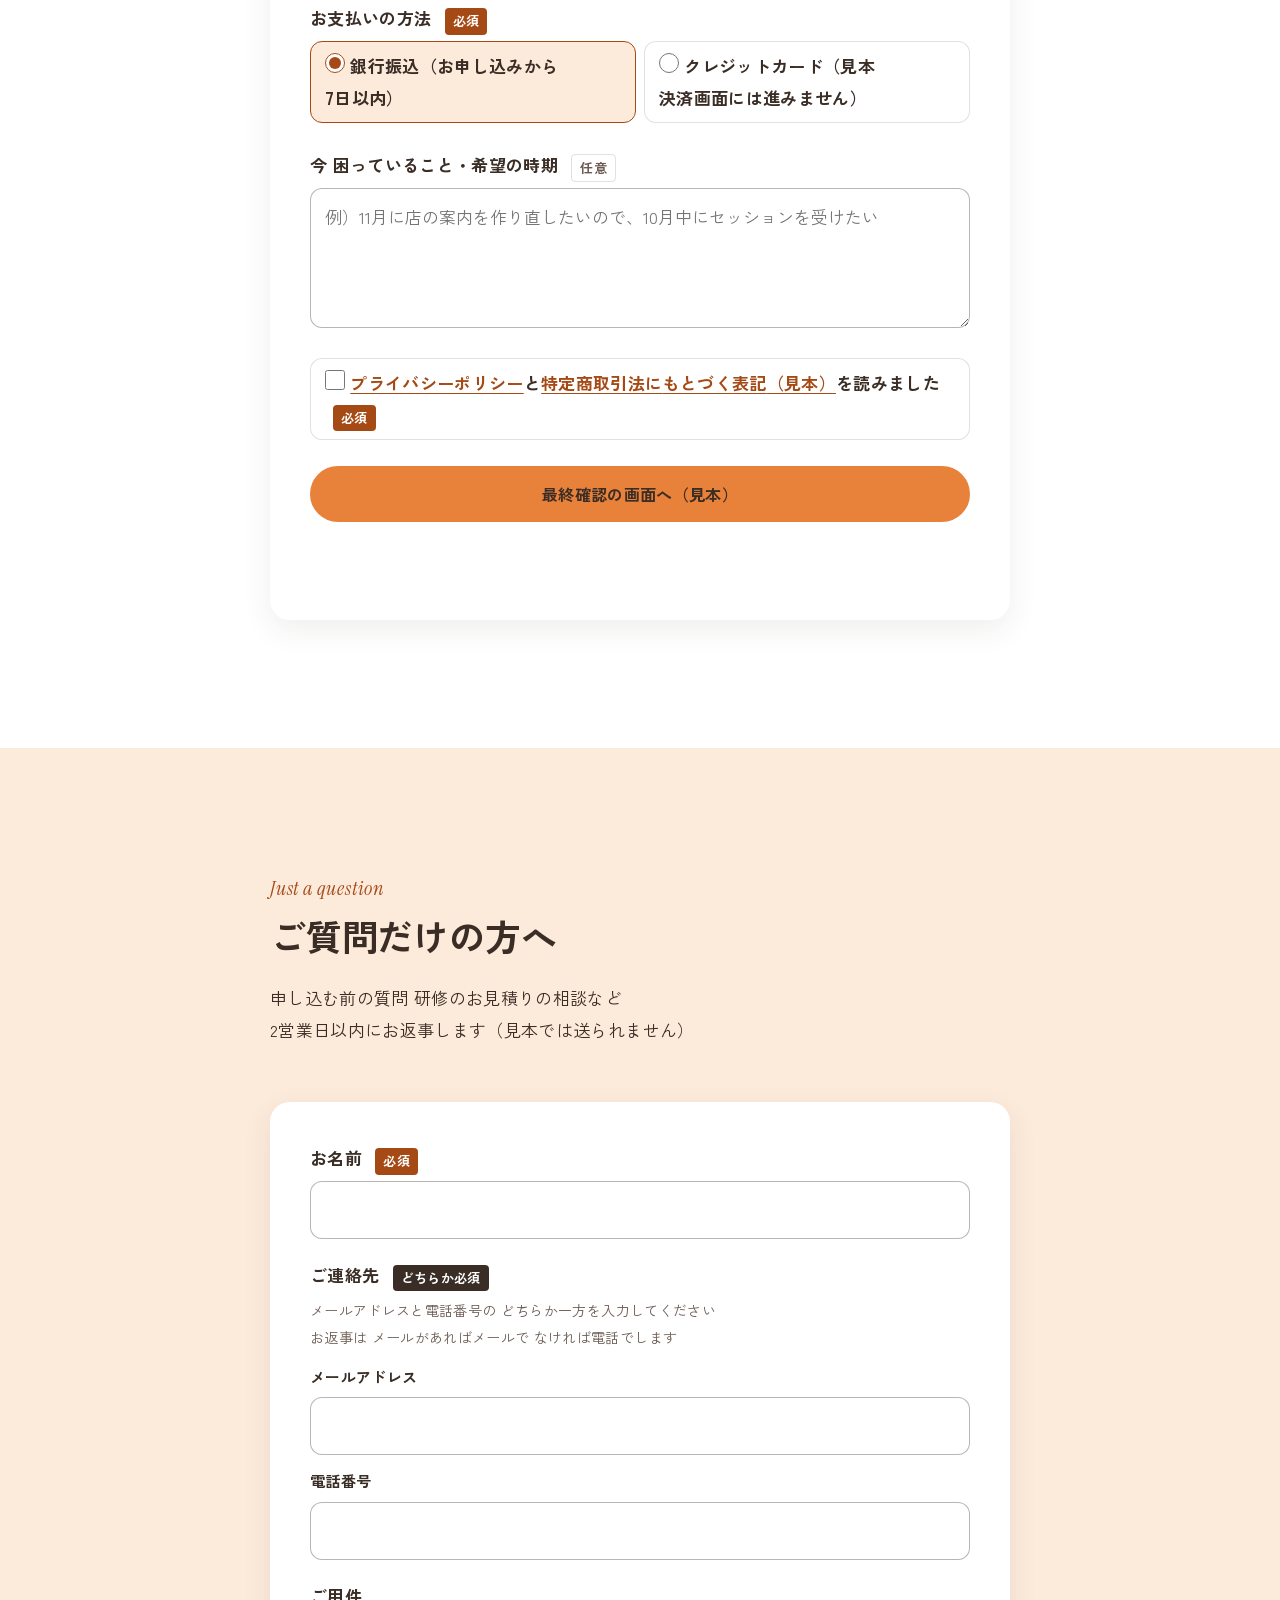
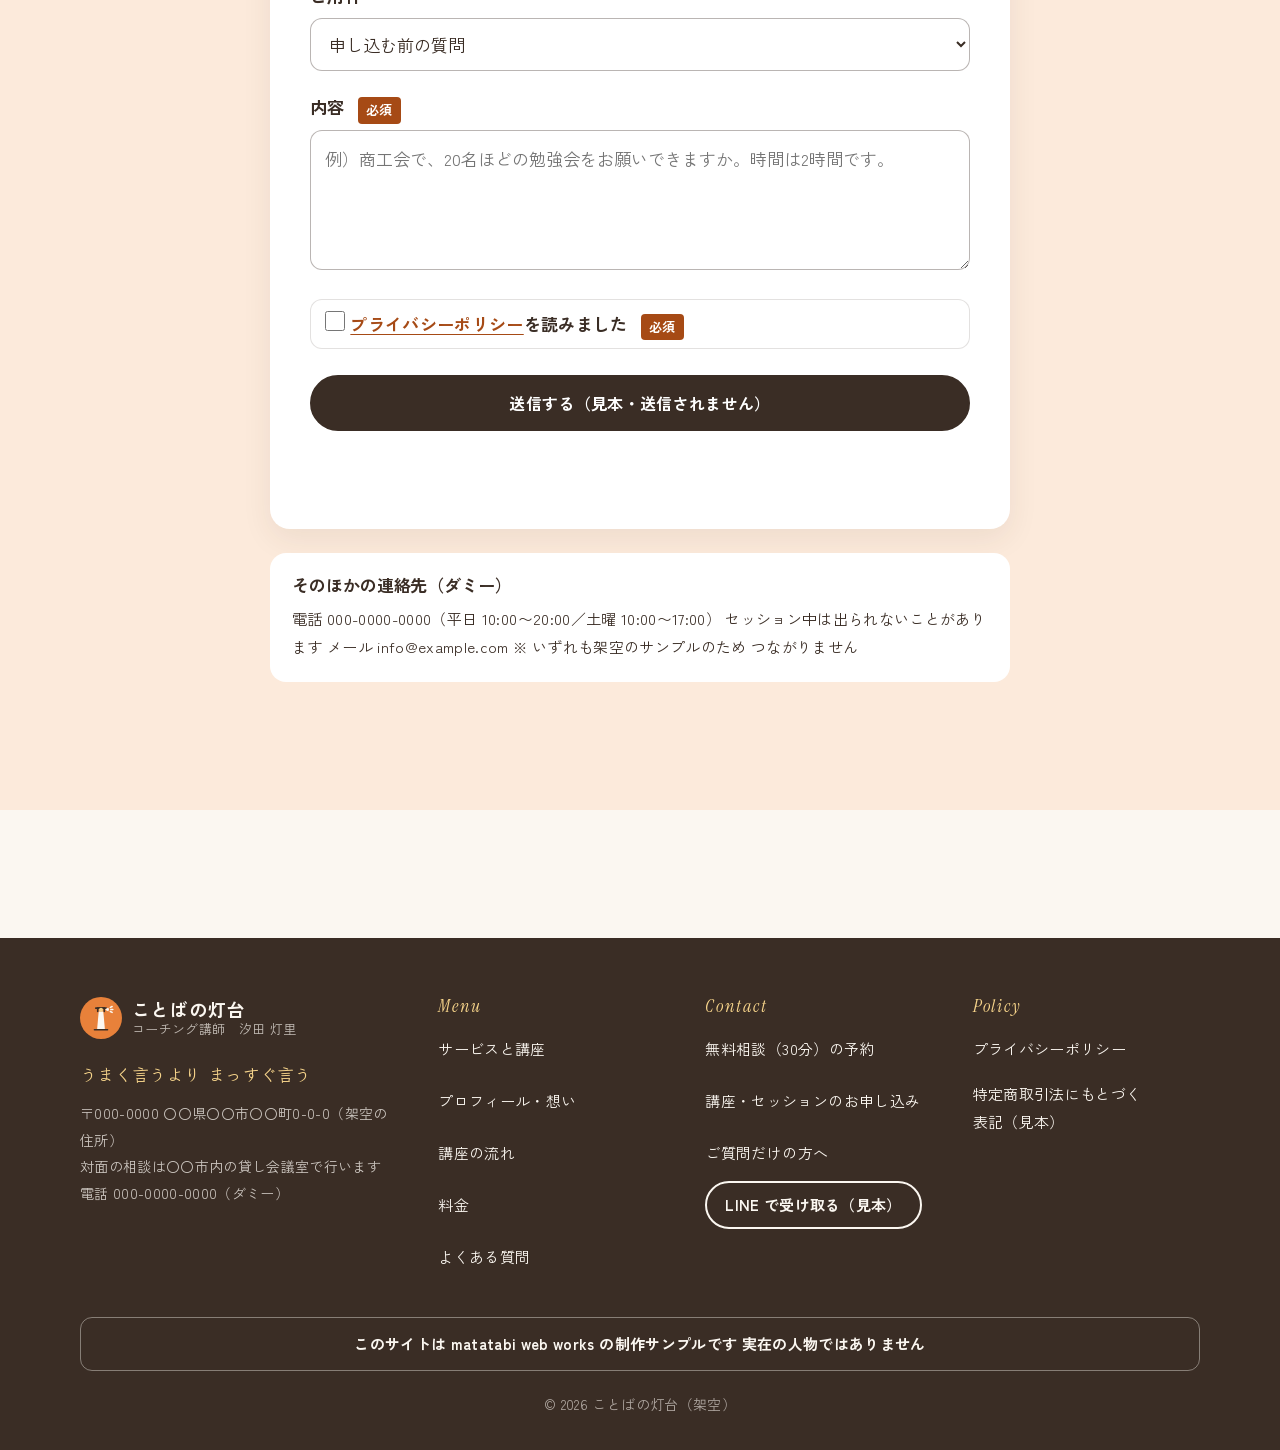
<file: contact.html>
<!DOCTYPE html>
<html lang="ja" data-moji="d">
<head>
  <meta charset="UTF-8">
  <meta name="viewport" content="width=device-width, initial-scale=1">
  <meta name="robots" content="noindex">
  <meta name="format-detection" content="telephone=no">
  <title>ご相談とお申し込み｜ことばの灯台（コーチング講師 汐田 灯里）</title>
  <meta name="description" content="無料相談（30分・オンライン）の予約、講座・セッションのお申し込み、ご質問だけの方へ。LINE の「伝え方のメモ」も。※制作サンプルのため、どれもどこにも送信されません。">
  <meta property="og:title" content="ご相談とお申し込み｜ことばの灯台">
  <meta property="og:description" content="無料相談の予約、お申し込み、ご質問。（制作サンプル・架空の人物。送信されません）">
  <meta property="og:type" content="website">
  <meta property="og:site_name" content="ことばの灯台（制作サンプル）">
  <meta property="og:locale" content="ja_JP">
  <meta name="theme-color" content="#E8813A">
  <link rel="icon" href="images/favicon.svg" type="image/svg+xml">
  <script>document.documentElement.classList.add('js');</script>
  <link rel="preconnect" href="https://fonts.googleapis.com">
  <link rel="preconnect" href="https://fonts.gstatic.com" crossorigin>
  <link rel="stylesheet" data-font="gothic" href="https://fonts.googleapis.com/css2?family=Zen+Kaku+Gothic+New:wght@400;700&amp;text=%20%22%23%25%26%27%28%29%2C-.%2F0123456789%3A%3C%3D%3E%3F%40ABCDEFGHIJKLMNOPQRSTVW%5B%5D_abcdefghijklmnopqrstuvwxy%C2%A9%C3%97%E2%80%94%E2%80%BB%E2%86%92%E2%9C%93%E3%80%81%E3%80%82%E3%80%87%E3%80%8C%E3%80%8D%E3%80%92%E3%80%9C%E3%81%82%E3%81%84%E3%81%86%E3%81%88%E3%81%8A%E3%81%8B%E3%81%8C%E3%81%8D%E3%81%8E%E3%81%8F%E3%81%90%E3%81%91%E3%81%92%E3%81%93%E3%81%94%E3%81%95%E3%81%97%E3%81%98%E3%81%99%E3%81%9A%E3%81%9B%E3%81%9C%E3%81%9D%E3%81%9E%E3%81%9F%E3%81%A0%E3%81%A1%E3%81%A3%E3%81%A4%E3%81%A5%E3%81%A6%E3%81%A7%E3%81%A8%E3%81%A9%E3%81%AA%E3%81%AB%E3%81%AD%E3%81%AE%E3%81%AF%E3%81%B0%E3%81%B2%E3%81%B3%E3%81%B6%E3%81%B8%E3%81%B9%E3%81%BB%E3%81%BE%E3%81%BF%E3%82%80%E3%82%81%E3%82%82%E3%82%84%E3%82%87%E3%82%88%E3%82%89%E3%82%8A%E3%82%8B%E3%82%8C%E3%82%8D%E3%82%8F%E3%82%92%E3%82%93%E3%82%A2%E3%82%A3%E3%82%A4%E3%82%A6%E3%82%A7%E3%82%A9%E3%82%AA%E3%82%AB%E3%82%AF%E3%82%B0%E3%82%B1%E3%82%B3%E3%82%B4%E3%82%B5%E3%82%B6%E3%82%B7%E3%82%B8%E3%82%B9%E3%82%BB%E3%82%BD%E3%82%BF%E3%83%80%E3%83%81%E3%83%83%E3%83%86%E3%83%87%E3%83%88%E3%83%89%E3%83%8A%E3%83%8B%E3%83%8D%E3%83%8E%E3%83%90%E3%83%91%E3%83%93%E3%83%94%E3%83%95%E3%83%96%E3%83%97%E3%83%9A%E3%83%9B%E3%83%9C%E3%83%9D%E3%83%9E%E3%83%9F%E3%83%A0%E3%83%A1%E3%83%A2%E3%83%A5%E3%83%A7%E3%83%A9%E3%83%AA%E3%83%AB%E3%83%AC%E3%83%AD%E3%83%AF%E3%83%B3%E3%83%BB%E3%83%BC%E4%B8%80%E4%B8%87%E4%B8%88%E4%B8%89%E4%B8%8A%E4%B8%8B%E4%B8%8D%E4%B8%A1%E4%B8%A6%E4%B8%AD%E4%BA%86%E4%BA%88%E4%BA%8B%E4%BA%8C%E4%BA%92%E4%BA%A4%E4%BA%BA%E4%BB%8A%E4%BB%8B%E4%BB%95%E4%BB%96%E4%BB%98%E4%BB%A3%E4%BB%A5%E4%BB%AE%E4%BB%B2%E4%BB%B6%E4%BB%BB%E4%BC%81%E4%BC%91%E4%BC%9A%E4%BC%9D%E4%BC%B4%E4%BC%B8%E4%BD%8F%E4%BD%93%E4%BD%95%E4%BD%9C%E4%BD%BF%E4%BE%8B%E4%BE%9B%E4%BE%9D%E4%BE%A1%E4%BF%82%E4%BF%83%E4%BF%9D%E4%BF%A1%E4%BF%AE%E5%80%8B%E5%80%8D%E5%80%9F%E5%80%A4%E5%81%9C%E5%82%99%E5%83%8D%E5%83%8F%E5%84%80%E5%84%AA%E5%85%83%E5%85%88%E5%85%89%E5%85%A5%E5%85%A8%E5%85%AC%E5%85%B7%E5%86%85%E5%86%86%E5%86%8A%E5%86%99%E5%87%BA%E5%88%86%E5%88%87%E5%88%97%E5%88%9D%E5%88%A4%E5%88%A5%E5%88%A9%E5%88%B6%E5%88%B8%E5%88%BA%E5%89%87%E5%89%8A%E5%89%8D%E5%89%AF%E5%89%B2%E5%8A%9B%E5%8A%A0%E5%8A%A9%E5%8B%89%E5%8B%95%E5%8B%99%E5%8C%96%E5%8C%BB%E5%8D%8A%E5%8D%B0%E5%8E%9F%E5%8F%82%E5%8F%8B%E5%8F%8D%E5%8F%8E%E5%8F%96%E5%8F%97%E5%8F%A3%E5%8F%AF%E5%8F%B0%E5%8F%B7%E5%90%84%E5%90%88%E5%90%8C%E5%90%8D%E5%90%91%E5%90%AB%E5%91%8A%E5%91%B3%E5%91%BC%E5%93%81%E5%93%A1%E5%95%86%E5%95%8F%E5%96%B6%E5%99%A8%E5%9B%9E%E5%9B%A3%E5%9B%B0%E5%9B%B2%E5%9B%B3%E5%9B%BA%E5%9B%BD%E5%9C%9F%E5%9C%A8%E5%9C%B0%E5%9F%8B%E5%9F%9F%E5%A0%B1%E5%A0%B4%E5%A2%83%E5%A2%97%E5%A3%AB%E5%A3%B0%E5%A3%B2%E5%A4%89%E5%A4%96%E5%A4%9A%E5%A4%A7%E5%A4%AB%E5%A5%91%E5%A5%B3%E5%A7%8B%E5%A9%A6%E5%AD%90%E5%AD%97%E5%AD%98%E5%AE%85%E5%AE%88%E5%AE%89%E5%AE%8C%E5%AE%9A%E5%AE%9B%E5%AE%9F%E5%AE%A2%E5%AE%A4%E5%AE%B6%E5%AE%B9%E5%AE%BF%E5%AF%84%E5%AF%BE%E5%B0%82%E5%B0%8F%E5%B0%91%E5%B1%8A%E5%B1%8B%E5%B1%B1%E5%B7%A5%E5%B7%A6%E5%B7%AE%E5%B8%82%E5%B8%8C%E5%B8%AB%E5%B8%AD%E5%B9%B3%E5%B9%B4%E5%BA%81%E5%BA%83%E5%BA%97%E5%BA%A6%E5%BA%A7%E5%BC%81%E5%BC%8F%E5%BC%95%E5%BC%B5%E5%BC%B7%E5%BD%93%E5%BD%A2%E5%BD%B9%E5%BE%8B%E5%BE%8C%E5%BE%97%E5%BE%B4%E5%BF%83%E5%BF%85%E5%BF%9C%E6%80%9D%E6%80%A5%E6%80%A7%E6%82%A9%E6%82%AA%E6%83%85%E6%83%B3%E6%84%8F%E6%84%9F%E6%85%8B%E6%85%AE%E6%88%90%E6%88%BB%E6%89%80%E6%89%8B%E6%89%93%E6%89%95%E6%89%B1%E6%89%BF%E6%8A%95%E6%8A%98%E6%8A%BC%E6%8B%85%E6%8C%81%E6%8C%87%E6%8C%AF%E6%8E%A2%E6%8E%A5%E6%8E%B2%E6%8F%90%E6%8F%9B%E6%93%8D%E6%94%AF%E6%94%BF%E6%95%99%E6%95%B0%E6%95%B4%E6%96%87%E6%96%99%E6%96%AD%E6%96%B0%E6%96%B9%E6%96%BD%E6%97%8F%E6%97%A5%E6%98%8E%E6%98%9F%E6%99%82%E6%9B%9C%E6%9B%B4%E6%9B%B8%E6%9B%BF%E6%9C%80%E6%9C%88%E6%9C%9B%E6%9C%9F%E6%9C%A8%E6%9C%AB%E6%9C%AC%E6%9C%BA%E6%9D%90%E6%9D%9F%E6%9D%A1%E6%9D%A5%E6%9E%90%E6%9E%9A%E6%9E%9C%E6%9E%A0%E6%9E%B6%E6%A0%BC%E6%A1%88%E6%A5%AD%E6%A6%82%E6%A7%8B%E6%A7%98%E6%A8%AA%E6%A9%9F%E6%AC%84%E6%AC%A0%E6%AC%A1%E6%AD%A2%E6%AD%A3%E6%AD%A9%E6%AD%B4%E6%AE%8B%E6%AE%B5%E6%AF%8E%E6%B0%8F%E6%B0%97%E6%B0%B4%E6%B1%82%E6%B1%90%E6%B1%BA%E6%B3%81%E6%B3%95%E6%B3%A8%E6%B3%B3%E6%B4%BE%E6%B5%81%E6%B6%88%E6%B7%B1%E6%B7%BB%E6%B8%88%E6%B8%9B%E6%B8%A1%E6%BA%80%E6%BA%96%E6%BB%9E%E7%81%AB%E7%81%AF%E7%82%B9%E7%84%A1%E7%85%A7%E7%89%A9%E7%89%B9%E7%8A%B6%E7%8B%AC%E7%8F%BE%E7%90%86%E7%92%B0%E7%94%9F%E7%94%A3%E7%94%A8%E7%94%B0%E7%94%B1%E7%94%B3%E7%94%BA%E7%94%BB%E7%95%A5%E7%95%AA%E7%99%82%E7%99%BA%E7%99%BB%E7%99%BD%E7%9A%84%E7%9B%AE%E7%9B%B4%E7%9B%B8%E7%9C%81%E7%9C%8C%E7%9C%9F%E7%9F%A5%E7%9F%AD%E7%A0%94%E7%A2%BA%E7%A4%BA%E7%A4%BC%E7%A4%BE%E7%A5%9D%E7%A5%A8%E7%A7%81%E7%A7%BB%E7%A8%8B%E7%A8%8E%E7%A8%AE%E7%A8%BF%E7%A9%8D%E7%A9%BA%E7%AA%93%E7%AB%8B%E7%AB%A0%E7%AB%AF%E7%AC%AC%E7%AD%86%E7%AD%94%E7%AE%87%E7%AE%97%E7%AE%B1%E7%AF%84%E7%B4%84%E7%B4%8D%E7%B4%99%E7%B4%B9%E7%B5%82%E7%B5%84%E7%B5%8C%E7%B5%90%E7%B5%A1%E7%B6%99%E7%B6%9A%E7%B7%8A%E7%B7%92%E7%B7%A0%E7%B7%B4%E7%B8%BE%E7%BD%AE%E7%BD%B2%E7%BE%85%E7%BE%A9%E7%BF%92%E8%80%83%E8%80%85%E8%81%9E%E8%81%B7%E8%83%8C%E8%83%BD%E8%87%AA%E8%88%B9%E8%89%AF%E8%8A%B1%E8%8B%A6%E8%91%89%E8%A1%8C%E8%A1%A8%E8%A3%9C%E8%A6%81%E8%A6%8B%E8%A6%8F%E8%A6%9A%E8%A6%A7%E8%A7%A3%E8%A8%80%E8%A8%82%E8%A8%88%E8%A8%98%E8%A8%B1%E8%A8%BC%E8%A9%A6%E8%A9%B1%E8%AA%8D%E8%AA%9E%E8%AA%A4%E8%AA%AC%E8%AA%AD%E8%AA%BF%E8%AB%87%E8%AB%8B%E8%AC%9B%E8%AD%B0%E8%AD%B7%E8%B2%A0%E8%B2%A9%E8%B2%B8%E8%B2%BB%E8%B3%87%E8%B3%AA%E8%B5%B0%E8%B5%B7%E8%B6%B3%E8%BA%AB%E8%BC%89%E8%BE%BC%E8%BF%91%E8%BF%94%E8%BF%AB%E8%BF%B7%E8%BF%BD%E9%80%80%E9%80%81%E9%80%94%E9%80%9A%E9%80%A3%E9%80%B1%E9%80%B2%E9%81%85%E9%81%8B%E9%81%93%E9%81%95%E9%81%A0%E9%81%B8%E9%83%A8%E9%83%BD%E9%85%8D%E9%87%8C%E9%87%8D%E9%87%8F%E9%87%91%E9%87%A3%E9%8A%80%E9%8C%B2%E9%95%B7%E9%96%80%E9%96%89%E9%96%8B%E9%96%93%E9%96%A2%E9%99%8D%E9%99%90%E9%99%A4%E9%9A%8E%E9%9A%9B%E9%9B%86%E9%9B%A2%E9%9B%BB%E9%9D%A2%E9%9F%B3%E9%A0%85%E9%A0%86%E9%A0%88%E9%A0%90%E9%A0%98%E9%A0%AD%E9%A0%BC%E9%A1%8C%E9%A1%8D%E9%A1%94%E9%A1%98%E9%A1%9E%E9%A3%9B%E9%A8%93%E9%AB%98%E9%AD%85%EF%BC%88%EF%BC%89%EF%BC%8B%EF%BC%8F%EF%BC%9A%EF%BC%9F%EF%BC%BB%EF%BC%BD%EF%BD%9C&amp;display=swap">
  <link rel="stylesheet" data-font="hand" href="https://fonts.googleapis.com/css2?family=Klee+One:wght@600&amp;text=%E3%80%81%E3%80%82%E3%80%8C%E3%80%8D%E3%81%82%E3%81%84%E3%81%86%E3%81%88%E3%81%8B%E3%81%8C%E3%81%8D%E3%81%8F%E3%81%90%E3%81%91%E3%81%93%E3%81%97%E3%81%98%E3%81%99%E3%81%9A%E3%81%9B%E3%81%9F%E3%81%A0%E3%81%A3%E3%81%A6%E3%81%A7%E3%81%A8%E3%81%AA%E3%81%AB%E3%81%AE%E3%81%AF%E3%81%B0%E3%81%B3%E3%81%B6%E3%81%BB%E3%81%BE%E3%82%80%E3%82%81%E3%82%88%E3%82%89%E3%82%8A%E3%82%92%E3%82%93%E3%82%B8%E3%83%9A%E3%83%BC%E4%B8%8A%E4%BA%BA%E4%BC%B8%E5%85%89%E5%87%BA%E5%8F%B0%E5%90%91%E5%B1%8A%E6%89%8B%E6%96%B9%E6%B1%90%E7%81%AF%E7%85%A7%E7%94%B0%E7%B5%8C%E8%83%8C%E8%91%89%E8%A6%81%E8%A8%80%E9%80%B2%E9%81%A0%E9%87%8C%E9%A8%93&amp;display=swap">
  <link rel="stylesheet" data-font="accent" href="https://fonts.googleapis.com/css2?family=Instrument+Serif:ital@0;1&amp;text=%20%26%28%29%2C.%2F0123456789%3AABCFHIJKLNOPQSTVWabcdefghiklmnopqrstuvwy%E2%80%94%E3%80%9C%E5%86%86&amp;display=swap">
  <link rel="stylesheet" href="css/style.css?v=20261031-4">
  <script src="js/main.js?v=20261008-5" defer></script>
</head>
<body class="has-fixed-cta">
  <a href="#main" class="skip-link">本文へ<wbr>移動</a>
<!-- @header -->
<header class="site-header">
  <div class="container site-header__inner">
    <a href="index.html" class="site-logo" aria-label="ことばの灯台 トップページ">
      <img class="site-logo__mark" src="images/logo-mark.svg" alt="" width="42" height="42">
      <span class="site-logo__text"><span class="site-logo__name">ことばの<wbr>灯台</span><span class="site-logo__sub"><wbr>コーチング<wbr>講師　汐田 灯里</span></span>
    </a>
    <nav class="site-nav" id="site-nav" aria-label="メインメニュー">
      <ul class="site-nav__list">
        <li data-wrap="phrase"><a href="services.html">サービスと<wbr>講座</a></li>
        <li data-wrap="phrase"><a href="about.html">プロフィール・想い</a></li>
        <li data-wrap="phrase"><a href="flow.html">講座の<wbr>流れ</a></li>
        <li data-wrap="phrase"><a href="price.html">料金</a></li>
        <li data-wrap="phrase"><a href="faq.html">よく<wbr>ある<wbr>質問</a></li>
        <li data-wrap="phrase" class="site-nav__contact"><a href="contact.html">ご相談・<wbr>お申し込み</a></li>
      </ul>
      <p data-clauses="1" data-wrap="phrase" class="site-nav__note"><span class="kc">この<wbr>サイトは<wbr>制作<wbr>サンプルです</span> <span class="kc"><wbr>フォーム・予約・申し込みは どこにも<wbr>送信されません</span></p>
    </nav>
    <div class="site-header__actions">
      <a href="contact.html#reserve" class="btn btn--primary btn--small site-header__cta">無料相談を<wbr>予約 <span class="arrow" aria-hidden="true">→</span></a>
      <a href="contact.html#reserve" class="btn btn--primary btn--small site-header__cta--sp">相談</a>
      <button type="button" class="menu-toggle" aria-expanded="false" aria-controls="site-nav"><span class="menu-toggle__bars"><span></span></span><span class="menu-toggle__label">メニュー</span></button>
    </div>
  </div>
</header>
<!-- @/header -->
  <main id="main">
    <section class="page-hero">
      <div class="container">
        <ol class="breadcrumb" aria-label="現在のページ"><li data-wrap="phrase"><a href="index.html">トップ</a></li><li data-wrap="phrase">ご相談と<wbr>お申し込み</li></ol>
        <span class="eyebrow">Contact</span>
        <h1>ご相談と<wbr>お申し込み</h1>
        <p class="lead">まだ<wbr>何を<wbr>相談すれば<wbr>よいか<wbr>分からなくても<wbr>大丈夫です 入口は<wbr>3つ <a href="#line">LINE で<wbr>受け取る</a> <a href="#reserve"><wbr>無料相談を<wbr>予約する</a> <a href="#apply"><wbr>申し込む</a> どこから<wbr>入っても 急が<wbr>せません</p>
        <p data-clauses="1" data-wrap="phrase" class="form-sample-note" style="display:inline-block"><span class="kc">※ この<wbr>サイトは<wbr>制作<wbr>サンプルです</span> <span class="kc">LINE・予約・申し込み・質問は どこにも<wbr>送信されず 保存も<wbr>されません</span></p>
      </div>
    </section>

    <!-- ① LINE（見本） -->
    <section class="section section--tight" aria-labelledby="line-title" id="line">
      <div class="container">
        <div class="line-sample reveal">
          <div>
            <div class="line-sample__icon"><svg viewBox="0 0 24 24" aria-hidden="true" fill="none" stroke="#3A2D25" stroke-width="2" stroke-linecap="round" stroke-linejoin="round"><path d="M4 5h16v11H9l-5 4z"/><path d="M8 9h8M8 12h5"/></svg></div>
            <span class="eyebrow">Step 2 — Trust</span>
            <h2 id="line-title">LINE で<wbr>「伝え方の<wbr>メモ」を<wbr>受け取る<wbr>（見本）</h2>
            <p>週に<wbr>1回 短い<wbr>メモを<wbr>届けます 「お店の<wbr>案内文で 最初の<wbr>一文に<wbr>書く<wbr>こと」「値段を<wbr>聞かれた<wbr>ときの<wbr>答え方」など その<wbr>場で<wbr>使える<wbr>話だけ 売り込みの<wbr>配信は<wbr>しません</p>
          </div>
          <div>
            <ul>
              <li data-clauses="1" data-wrap="phrase"><span class="kc">届くのは<wbr>週1回</span> <span class="kc"><wbr>長さは スマートフォンの<wbr>画面1つぶん</span></li>
              <li data-wrap="phrase">無料相談の<wbr>予約も LINE から<wbr>送れます<wbr>（見本）</li>
              <li data-clauses="1" data-wrap="phrase"><span class="kc">合わないと<wbr>思ったら いつでも<wbr>解除できます</span> <span class="kc"><wbr>解除しても こちらから<wbr>連絡は<wbr>しません</span></li>
            </ul>
            <button type="button" class="btn btn--primary" data-sample="line">友だち追加<wbr>（見本・<wbr>移動しません）</button>
            <p class="line-sample__note" style="margin-top:12px">※ 実際の<wbr>案件では LINE 公式<wbr>アカウントの<wbr>友だち追加<wbr>ボタンに<wbr>つなぎます この<wbr>サンプルでは 他社の<wbr>ロゴを<wbr>使わず 文字と<wbr>自作の<wbr>印だけで<wbr>表しています</p>
          </div>
        </div>
      </div>
    </section>

    <!-- ② 無料相談の予約（見本） -->
    <section class="section section--pale" aria-labelledby="reserve-title" id="reserve">
      <div class="container container--narrow">
        <div class="section-head reveal">
          <span class="eyebrow">Step 3 — Try</span>
          <h2 id="reserve-title">無料相談<wbr>（30分）を<wbr>予約する<wbr>（見本）</h2>
          <p data-wrap="phrase">5つの<wbr>手順で<wbr>予約できます オンライン<wbr>（ビデオ<wbr>通話）が<wbr>中心で 対面も<wbr>選べます <strong><wbr>相談の<wbr>あとに 私から<wbr>申し込みを<wbr>すすめる<wbr>連絡は<wbr>しません</strong></p>
          <p data-wrap="phrase" class="form-sample-note">※ 見本です 空いている<wbr>日時は 日に<wbr>ちから<wbr>決まる<wbr>見本の<wbr>計算で 本物の<wbr>空きではありません 予約は<wbr>どこにも<wbr>送られず 保存も<wbr>されません</p>
        </div>
        <div class="booking reveal" aria-label="無料相談の予約の見本">
          <ol class="booking__progress" aria-hidden="true"><li></li><li></li><li></li><li></li><li></li></ol>
          <p data-wrap="phrase" class="booking__progress-label">1 / 5　相談の<wbr>方法</p>

          <div class="booking__panel" data-step="0">
            <h3>1. 相談の<wbr>方法を<wbr>選ぶ</h3>
            <div class="choices choices--row" role="radiogroup" aria-label="相談の方法">
              <label class="choice"><input type="radio" name="booking-kind" value="online"> オンライン<wbr>（ビデオ通話）</label>
              <label class="choice"><input type="radio" name="booking-kind" value="inperson"> 対面<wbr>（〇〇市の<wbr>貸し会議室・架空）</label>
            </div>
            <div class="booking__nav"><span></span><button type="button" class="btn btn--primary btn--small" data-next="1" disabled>次へ<wbr>（日に<wbr>ち）</button></div>
          </div>

          <div class="booking__panel" data-step="1" hidden>
            <h3>2. 日に<wbr>ちを<wbr>選ぶ</h3>
            <p data-clauses="1" data-wrap="phrase" class="note"><span class="kc">2日後から<wbr>2週間ぶんを<wbr>表示しています</span> <span class="kc"><wbr>日曜は<wbr>お休みです<wbr>（見本）</span></p>
            <div class="booking__dates" aria-label="日にち"></div>
            <div class="booking__nav"><button type="button" class="btn btn--secondary btn--small" data-back="0">戻る</button><button type="button" class="btn btn--primary btn--small" data-next="2" disabled>次へ<wbr>（時間）</button></div>
          </div>

          <div class="booking__panel" data-step="2" hidden>
            <h3>3. 時間を<wbr>選ぶ</h3>
            <p data-clauses="1" data-wrap="phrase" class="note"><span class="kc">30分です</span> <span class="kc"><wbr>消えている<wbr>時間は 埋まっている<wbr>見本です</span></p>
            <div class="booking__slots" aria-label="時間"></div>
            <div class="booking__nav"><button type="button" class="btn btn--secondary btn--small" data-back="1">戻る</button><button type="button" class="btn btn--primary btn--small" data-next="3" disabled>次へ<wbr>（お名前）</button></div>
          </div>

          <div class="booking__panel" data-step="3" hidden>
            <h3>4. お名前と<wbr>連絡先</h3>
            <div class="form">
              <div class="field"><label for="booking-name">お名前 <span class="req">必須</span></label><input type="text" id="booking-name" name="booking-name" autocomplete="name" placeholder="例）山田 花" required></div>
              <fieldset class="field field-set" aria-describedby="booking-contact-help booking-contact-error">
                <legend class="label">ご連絡先 <span class="req req--either">どちらか<wbr>必須</span></legend>
                <p data-clauses="1" data-wrap="phrase" class="hint" id="booking-contact-help" style="margin:0 0 10px"><span class="kc">電話番号と<wbr>メールアドレスの どちらか<wbr>一方を<wbr>入力してください<wbr>（両方でも<wbr>大丈夫です）</span> <span class="kc"><wbr>見本の<wbr>ため 入力しても<wbr>送られません</span></p>
                <label for="booking-tel" class="sublabel">電話番号</label><input type="tel" id="booking-tel" name="booking-tel" autocomplete="tel" inputmode="tel" placeholder="例）000-0000-0000">
                <label for="booking-contact" class="sublabel">メールアドレス</label><input type="email" id="booking-contact" name="booking-contact" autocomplete="email" placeholder="例）hana@example.com">
                <p class="field-error" id="booking-contact-error" role="alert"></p>
              </fieldset>
              <div class="field"><label for="booking-memo">今 困っている<wbr>こと <span class="opt">任意</span></label><textarea id="booking-memo" name="booking-memo" placeholder="例）お店の紹介文を書こうとすると、どこかで見た文になってしまう" style="min-height:90px"></textarea></div>
            </div>
            <div class="booking__nav"><button type="button" class="btn btn--secondary btn--small" data-back="2">戻る</button><button type="button" class="btn btn--primary btn--small" data-next="4">次へ<wbr>（確認）</button></div>
          </div>

          <div class="booking__panel" data-step="4" hidden>
            <h3>5. 内容の<wbr>確認</h3>
            <div class="booking__summary">
              <dl>
                <dt>方<wbr>法</dt><dd data-sum="kind"></dd>
                <dt>日<wbr>時</dt><dd data-sum="date"></dd>
                <dt>お名前</dt><dd data-sum="name"></dd>
                <dt>ご連絡先</dt><dd data-sum="contact"></dd>
                <dt>料金</dt><dd data-wrap="phrase">0円<wbr>（無料）</dd>
              </dl>
            </div>
            <p data-wrap="phrase" class="note">※ 見本の<wbr>ため 「予約する」を<wbr>押しても どこにも<wbr>送られず 保存も<wbr>されません</p>
            <div class="booking__nav"><button type="button" class="btn btn--secondary btn--small" data-back="3">戻る</button><button type="button" class="btn btn--primary" data-next="5">この<wbr>内容で<wbr>予約する<wbr>（見本）</button></div>
          </div>

          <div class="booking__panel booking__done" data-step="5" hidden>
            <div class="booking__done-mark" aria-hidden="true">✓</div>
            <h3 data-clauses="1"><span class="kc">ここまでが</span> <span class="kc"><wbr>予約の<wbr>見本です</span></h3>
            <p>実際の<wbr>案件では ここで<wbr>確認の<wbr>メール<wbr>（または LINE）が<wbr>届き 前日に<wbr>もう<wbr>一度<wbr>お知らせが<wbr>届きます この<wbr>サンプルでは 何も<wbr>送られていません</p>
            <div class="btn-row btn-row--center"><button type="button" class="btn btn--secondary btn--small" data-back="0">最初から<wbr>やり直す</button><a href="flow.html" class="btn btn--primary btn--small">相談の<wbr>あとの<wbr>流れを<wbr>見る</a></div>
          </div>
        </div>
      </div>
    </section>

    <!-- ③ 本申し込み（見本） -->
    <section class="section section--white" aria-labelledby="apply-title" id="apply">
      <div class="container container--narrow">
        <div class="section-head reveal">
          <span class="eyebrow">Step 4 — Apply</span>
          <h2 id="apply-title">講座・セッションの<wbr>お申し込み<wbr>（見本）</h2>
          <p>申し込みは<wbr>「問い合わせ」の<wbr>形です 決済は<wbr>この<wbr>画面では<wbr>行いません 送信の<wbr>前に <strong><wbr>最終確認の<wbr>画面</strong>で<wbr>6つの<wbr>こと<wbr>（内容と<wbr>分量・金額・支払い・提供の<wbr>時期・申込期間・解約の<wbr>決まり）を<wbr>1つの<wbr>画面で<wbr>確かめます</p>
          <p data-clauses="1" data-wrap="phrase" class="form-sample-note"><span class="kc">※ 見本です</span> <span class="kc"><wbr>入力した<wbr>内容は<wbr>どこにも<wbr>送られず 保存も<wbr>されません</span></p>
        </div>
        <form class="form-card form reveal" data-sample-form="サンプルのため送信されません。下に、最終確認画面の見本を表示しました。" data-confirm-target="confirm" novalidate>
          <div class="field">
            <span class="label" id="plan-label">申し込む<wbr>もの <span class="req">必須</span></span>
            <div class="choices" role="radiogroup" aria-labelledby="plan-label">
              <label class="choice"><input type="radio" name="plan" value="session" checked> 個別セッション<wbr>「伝え方の<wbr>整理」<wbr>（90分・16,500円 税込）</label>
              <label class="choice"><input type="radio" name="plan" value="course"> 少人<wbr>数講座<wbr>「自分の<wbr>仕事を ひとことで<wbr>言える<wbr>講座」<wbr>（全4回・66,000円 税込）</label>
              <label class="choice"><input type="radio" name="plan" value="accompany"> 伴走<wbr>プラン「3か月の<wbr>伴走」<wbr>（99,000円 税込）</label>
            </div>
          </div>
          <div class="field"><label for="ap-name">お名前 <span class="req">必須</span></label><input type="text" id="ap-name" name="name" autocomplete="name" placeholder="例）山田 花" required></div>
          <fieldset class="field field-set" data-either="email,tel" aria-describedby="ap-contact-help ap-contact-error">
            <legend class="label">ご連絡先 <span class="req req--either">どちらか<wbr>必須</span></legend>
            <p class="hint" id="ap-contact-help" style="margin:0 0 10px">メールアドレスと<wbr>電話番号の どちらか<wbr>一方を<wbr>入力してください メールが<wbr>あれば 受付の<wbr>連絡と<wbr>振込先を<wbr>メールで<wbr>お送りします 電話だけの<wbr>場合は 対応の<wbr>時間に<wbr>折り返します<wbr>（見本では<wbr>送られません）</p>
            <label for="ap-email" class="sublabel">メールアドレス</label><input type="email" id="ap-email" name="email" autocomplete="email" placeholder="例）hana@example.com">
            <label for="ap-tel" class="sublabel">電話番号</label><input type="tel" id="ap-tel" name="tel" autocomplete="tel" inputmode="tel" placeholder="例）000-0000-0000">
            <p class="field-error" id="ap-contact-error" role="alert"></p>
          </fieldset>
          <div class="field">
            <span class="label" id="pay-label">お支払いの<wbr>方法 <span class="req">必須</span></span>
            <div class="choices choices--row" role="radiogroup" aria-labelledby="pay-label">
              <label class="choice"><input type="radio" name="pay" value="bank" checked> 銀行振込<wbr>（お申し込みから<wbr>7日以内）</label>
              <label class="choice"><input type="radio" name="pay" value="card"> クレジットカード<wbr>（見本 決済画面には<wbr>進みません）</label>
            </div>
          </div>
          <div class="field"><label for="ap-memo">今 困っている<wbr>こと・希望の<wbr>時期 <span class="opt">任意</span></label><textarea id="ap-memo" name="memo" placeholder="例）11月に店の案内を作り直したいので、10月中にセッションを受けたい"></textarea></div>
          <div class="field">
            <label class="choice"><input type="checkbox" name="privacy" required> <span><a href="privacy.html">プライバシーポリシー</a>と<a href="tokushoho.html"><wbr>特定商取引法に<wbr>もとづく<wbr>表記<wbr>（見本）</a>を<wbr>読みました <span class="req">必須</span></span></label>
          </div>
          <button type="submit" class="btn btn--primary btn--block">最終確認の<wbr>画面へ<wbr>（見本）</button>
          <p class="form-status" role="status" aria-live="polite"></p>
        </form>

        <!-- 最終確認画面の見本（6項目） -->
        <div class="confirm reveal" id="confirm" hidden style="margin-top:28px" aria-labelledby="confirm-title">
          <span class="eyebrow">Final confirmation (sample)</span>
          <h3 class="confirm__title" id="confirm-title">お申し込みの<wbr>最終確認<wbr>（見本）</h3>
          <p data-wrap="phrase" class="confirm__sub">送信の<wbr>前に 次の<wbr>6つを<wbr>確かめてください この<wbr>6つを<wbr>同じ<wbr>画面に<wbr>出すのは 通信販売の<wbr>決まり<wbr>（特定商取引法・<wbr>2022年6月〜）です</p>
          <dl class="confirm__items">
            <div><dt><span class="num">1</span>内容と<wbr>分量</dt><dd><span data-confirm="plan"></span><br><span data-confirm="amount"></span></dd></div>
            <div><dt><span class="num">2</span>金額<wbr>（税込）</dt><dd data-confirm="price"></dd></div>
            <div><dt><span class="num">3</span>支払いの<wbr>時期と<wbr>方法</dt><dd data-confirm="pay"></dd></div>
            <div><dt><span class="num">4</span>提供の<wbr>時期</dt><dd data-confirm="deliver"></dd></div>
            <div><dt><span class="num">5</span>申込期間</dt><dd data-confirm="period"></dd></div>
            <div><dt><span class="num">6</span>解約・取り消しの<wbr>決まり</dt><dd data-confirm="cancel"></dd></div>
          </dl>
          <dl class="confirm__items" style="margin-top:-18px">
            <div><dt>お名前</dt><dd data-confirm="name"></dd></div>
            <div><dt>ご連絡先</dt><dd data-confirm="email"></dd></div>
          </dl>
          <div class="confirm__total"><span>お支払い合計<wbr>（税込）</span><span class="num" data-confirm="total"></span></div>
          <label class="choice confirm__agree"><input type="checkbox" id="confirm-agree"> <span>上の<wbr>6つを<wbr>確認しました<wbr>（見本）</span></label>
          <div class="btn-row">
            <button type="button" class="btn btn--primary" data-confirm-submit="confirm-agree">この<wbr>内容で<wbr>申し込む<wbr>（見本・<wbr>送信されません）</button>
            <a href="#apply" class="btn btn--secondary">入力に<wbr>戻る</a>
          </div>
          <p class="note" style="margin-top:14px">※ 見本です 実際の<wbr>案件では この<wbr>画面の<wbr>あとに<wbr>「受付の<wbr>メール」が<wbr>届き そこに<wbr>同じ<wbr>6つの<wbr>内容を<wbr>もう<wbr>一度<wbr>書きます 法律の<wbr>読み方は 専門家に<wbr>確認したうえで<wbr>作ります</p>
        </div>
        <div class="booking__done reveal" id="apply-done" hidden style="margin-top:20px">
          <div class="booking__done-mark" aria-hidden="true">✓</div>
          <h3 data-clauses="1"><span class="kc">ここまでが</span> <span class="kc"><wbr>お申し込みの<wbr>見本です</span></h3>
          <p data-clauses="1" data-wrap="phrase"><span class="kc">実際の<wbr>案件では 2営業日以内に<wbr>受付の<wbr>メールと<wbr>振込先が<wbr>届きます</span> <span class="kc"><wbr>この<wbr>サンプルでは 何も<wbr>送られていません</span></p>
        </div>
      </div>
    </section>

    <!-- ④ ご質問だけ -->
    <section class="section section--pale" aria-labelledby="question-title" id="question">
      <div class="container container--narrow">
        <div class="section-head reveal">
          <span class="eyebrow">Just a question</span>
          <h2 id="question-title">ご質問だけの<wbr>方へ</h2>
          <p data-clauses="1" data-wrap="phrase"><span class="kc">申し込む前の<wbr>質問 研修の<wbr>お見積りの<wbr>相談など</span> <span class="kc">2営業日以内に<wbr>お返事します<wbr>（見本では<wbr>送られません）</span></p>
        </div>
        <form class="form-card form reveal" data-sample-form="サンプルのため送信されません。入力内容はどこにも送られず、保存もされません。" novalidate>
          <div class="field"><label for="q-name">お名前 <span class="req">必須</span></label><input type="text" id="q-name" name="name" autocomplete="name" required></div>
          <fieldset class="field field-set" data-either="email,tel" aria-describedby="q-contact-help q-contact-error">
            <legend class="label">ご連絡先 <span class="req req--either">どちらか<wbr>必須</span></legend>
            <p data-clauses="1" data-wrap="phrase" class="hint" id="q-contact-help" style="margin:0 0 10px"><span class="kc">メールアドレスと<wbr>電話番号の どちらか<wbr>一方を<wbr>入力してください</span> <span class="kc"><wbr>お返事は メールが<wbr>あれば<wbr>メールで なければ<wbr>電話でします</span></p>
            <label for="q-email" class="sublabel">メールアドレス</label><input type="email" id="q-email" name="email" autocomplete="email">
            <label for="q-tel" class="sublabel">電話番号</label><input type="tel" id="q-tel" name="tel" autocomplete="tel" inputmode="tel">
            <p class="field-error" id="q-contact-error" role="alert"></p>
          </fieldset>
          <div class="field"><label for="q-kind">ご用件</label>
            <select id="q-kind" name="kind">
              <option>申し込む前の質問</option>
              <option>企業・団体向けの研修のお見積り</option>
              <option>講座の次の日程について</option>
              <option>その他</option>
            </select>
          </div>
          <div class="field"><label for="q-body">内容 <span class="req">必須</span></label><textarea id="q-body" name="body" required placeholder="例）商工会で、20名ほどの勉強会をお願いできますか。時間は2時間です。"></textarea></div>
          <div class="field"><label class="choice"><input type="checkbox" name="privacy" required> <span><a href="privacy.html">プライバシーポリシー</a>を<wbr>読みました <span class="req">必須</span></span></label></div>
          <button type="submit" class="btn btn--dark btn--block">送信する<wbr>（見本・<wbr>送信されません）</button>
          <p class="form-status" role="status" aria-live="polite"></p>
        </form>
        <div class="price-note reveal" style="margin-top:24px">
          <h3>その<wbr>ほかの<wbr>連絡先<wbr>（ダミー）</h3>
          <p>電話 000-0000-0000<wbr>（平日 10:00〜20:00／土曜 10:00〜17:00） セッション<wbr>中は<wbr>出られないことがあります メール info@example.com ※ いずれも<wbr>架空の<wbr>サンプルの<wbr>ため つながりません</p>
        </div>
      </div>
    </section>
  </main>
<!-- @footer -->
<footer class="site-footer">
  <div class="container">
    <div class="site-footer__top">
      <div class="site-footer__brand">
        <a href="index.html" class="site-logo" aria-label="ことばの灯台 トップページ">
          <img class="site-logo__mark" src="images/logo-mark.svg" alt="" width="42" height="42">
          <span class="site-logo__text"><span class="site-logo__name">ことばの<wbr>灯台</span><span class="site-logo__sub"><wbr>コーチング<wbr>講師　汐田 灯里</span></span>
        </a>
        <p data-wrap="phrase" class="site-footer__tag">うまく<wbr>言うより まっすぐ<wbr>言う</p>
        <p class="site-footer__addr">〒000-0000 〇〇県〇〇市〇〇町0-0-0<wbr>（架空の<wbr>住所）<br>対面の<wbr>相談は<wbr>〇〇市内の<wbr>貸し会議室で<wbr>行います<br>電話 000-0000-0000<wbr>（ダミー）</p>
      </div>
      <nav class="site-footer__nav" aria-label="フッターメニュー：ご案内">
        <h2>Menu</h2>
        <ul>
          <li data-wrap="phrase"><a href="services.html">サービスと<wbr>講座</a></li>
          <li data-wrap="phrase"><a href="about.html">プロフィール・想い</a></li>
          <li data-wrap="phrase"><a href="flow.html">講座の<wbr>流れ</a></li>
          <li data-wrap="phrase"><a href="price.html">料金</a></li>
          <li data-wrap="phrase"><a href="faq.html">よく<wbr>ある<wbr>質問</a></li>
        </ul>
      </nav>
      <nav class="site-footer__nav" aria-label="フッターメニュー：ご相談">
        <h2>Contact</h2>
        <ul>
          <li data-wrap="phrase"><a href="contact.html#reserve">無料相談<wbr>（30分）の<wbr>予約</a></li>
          <li data-wrap="phrase"><a href="contact.html#apply">講座・セッションの<wbr>お申し込み</a></li>
          <li data-wrap="phrase"><a href="contact.html#question">ご質問だけの<wbr>方へ</a></li>
          <li><button type="button" class="btn btn--small btn--secondary" data-sample="line" style="color:var(--c-base);border-color:var(--c-base)">LINE で<wbr>受け取る<wbr>（見本）</button></li>
        </ul>
      </nav>
      <nav class="site-footer__nav" aria-label="フッターメニュー：表記">
        <h2>Policy</h2>
        <ul>
          <li data-wrap="phrase"><a href="privacy.html">プライバシーポリシー</a></li>
          <li data-wrap="phrase"><a href="tokushoho.html">特定商取引法に<wbr>もとづく<wbr>表記<wbr>（見本）</a></li>
        </ul>
      </nav>
    </div>
    <p data-clauses="1" data-wrap="phrase" class="site-footer__sample"><span class="kc">この<wbr>サイトは matatabi web works の<wbr>制作<wbr>サンプルです</span> <span class="kc"><wbr>実在の<wbr>人物ではありません</span></p>
    <p data-wrap="phrase" class="site-footer__copy">© <span data-year>2026</span> ことばの<wbr>灯台<wbr>（架空）</p>
  </div>
</footer>
<div class="fixed-cta" aria-label="相談の入口">
  <button type="button" class="fixed-cta__line" data-sample="line"><svg viewBox="0 0 24 24" aria-hidden="true" fill="none" stroke="currentColor" stroke-width="2" stroke-linecap="round" stroke-linejoin="round"><path d="M4 5h16v11H9l-5 4z"/><path d="M8 9h8M8 12h5"/></svg>LINE<wbr>（見本）</button>
  <a href="contact.html#reserve" class="fixed-cta__reserve">無料相談を<wbr>予約 <span aria-hidden="true">→</span></a>
</div>
<!-- @/footer -->
</body>
</html>
</file>
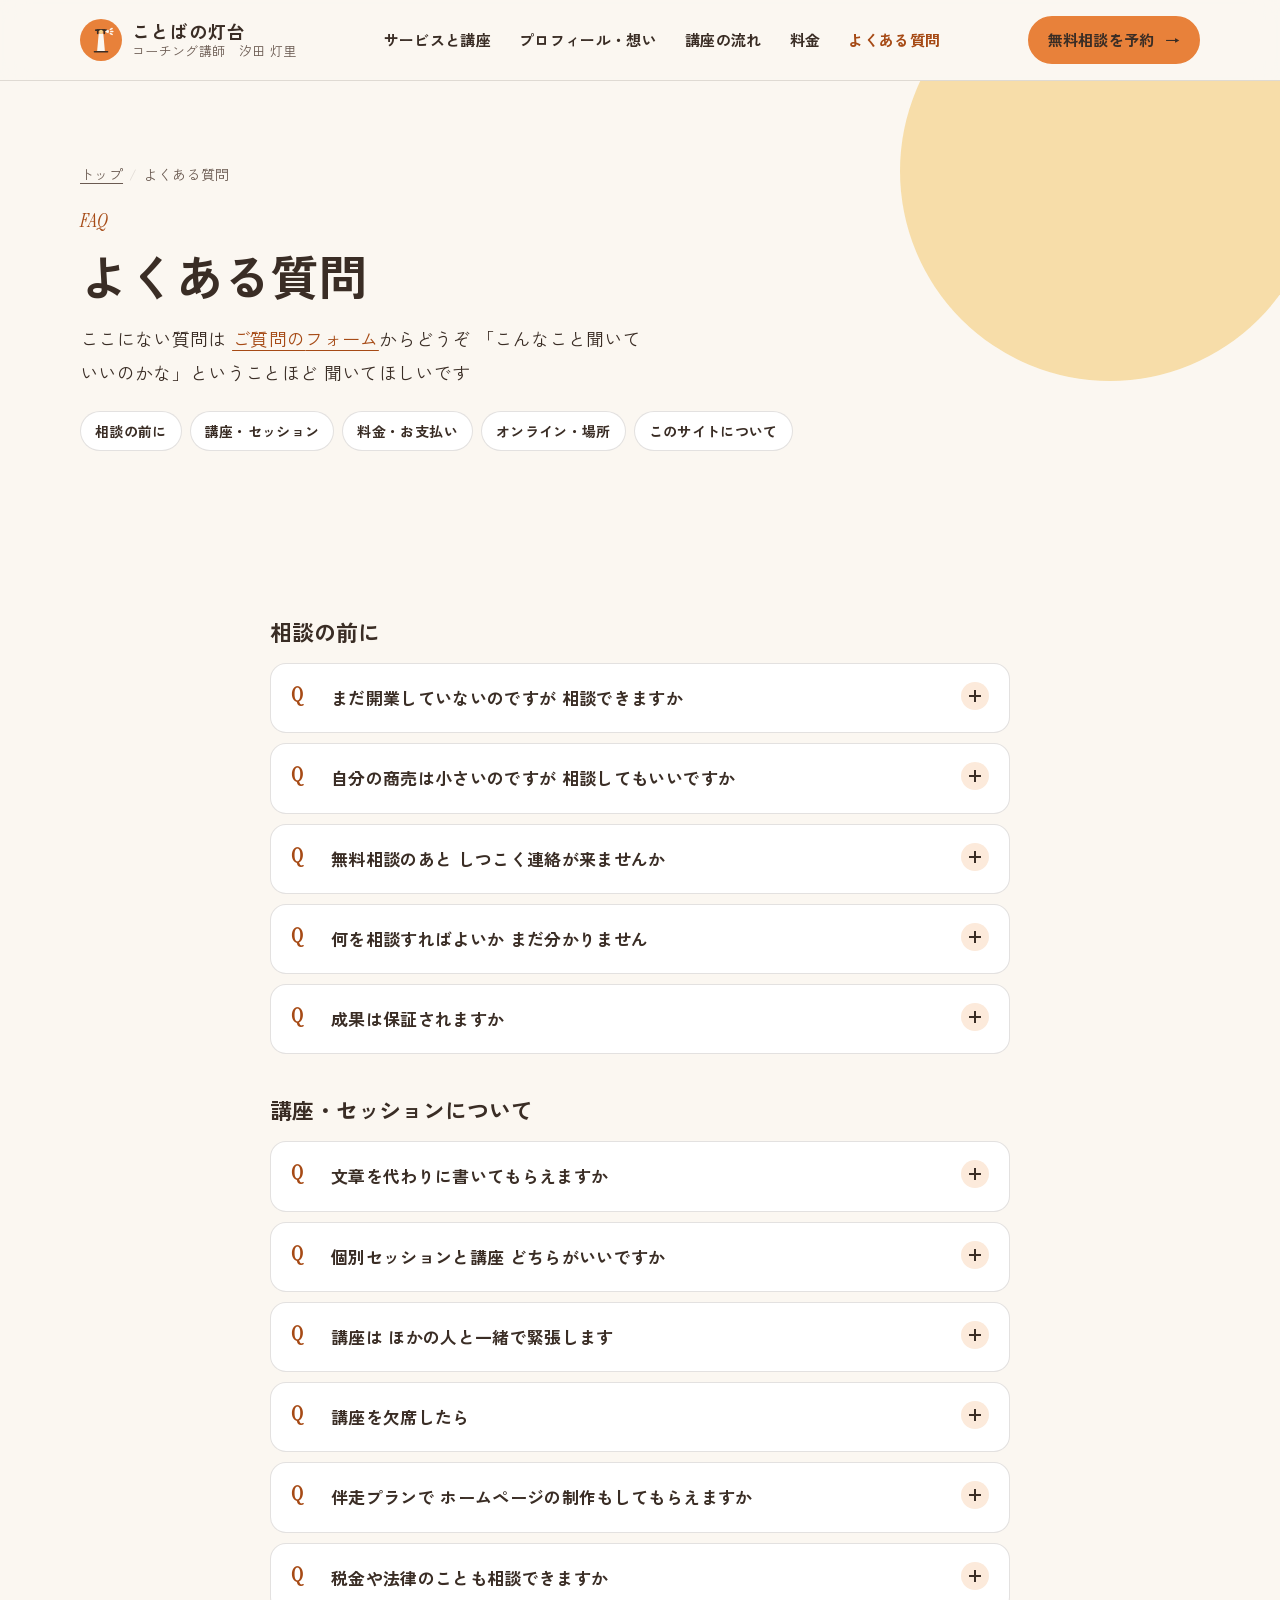
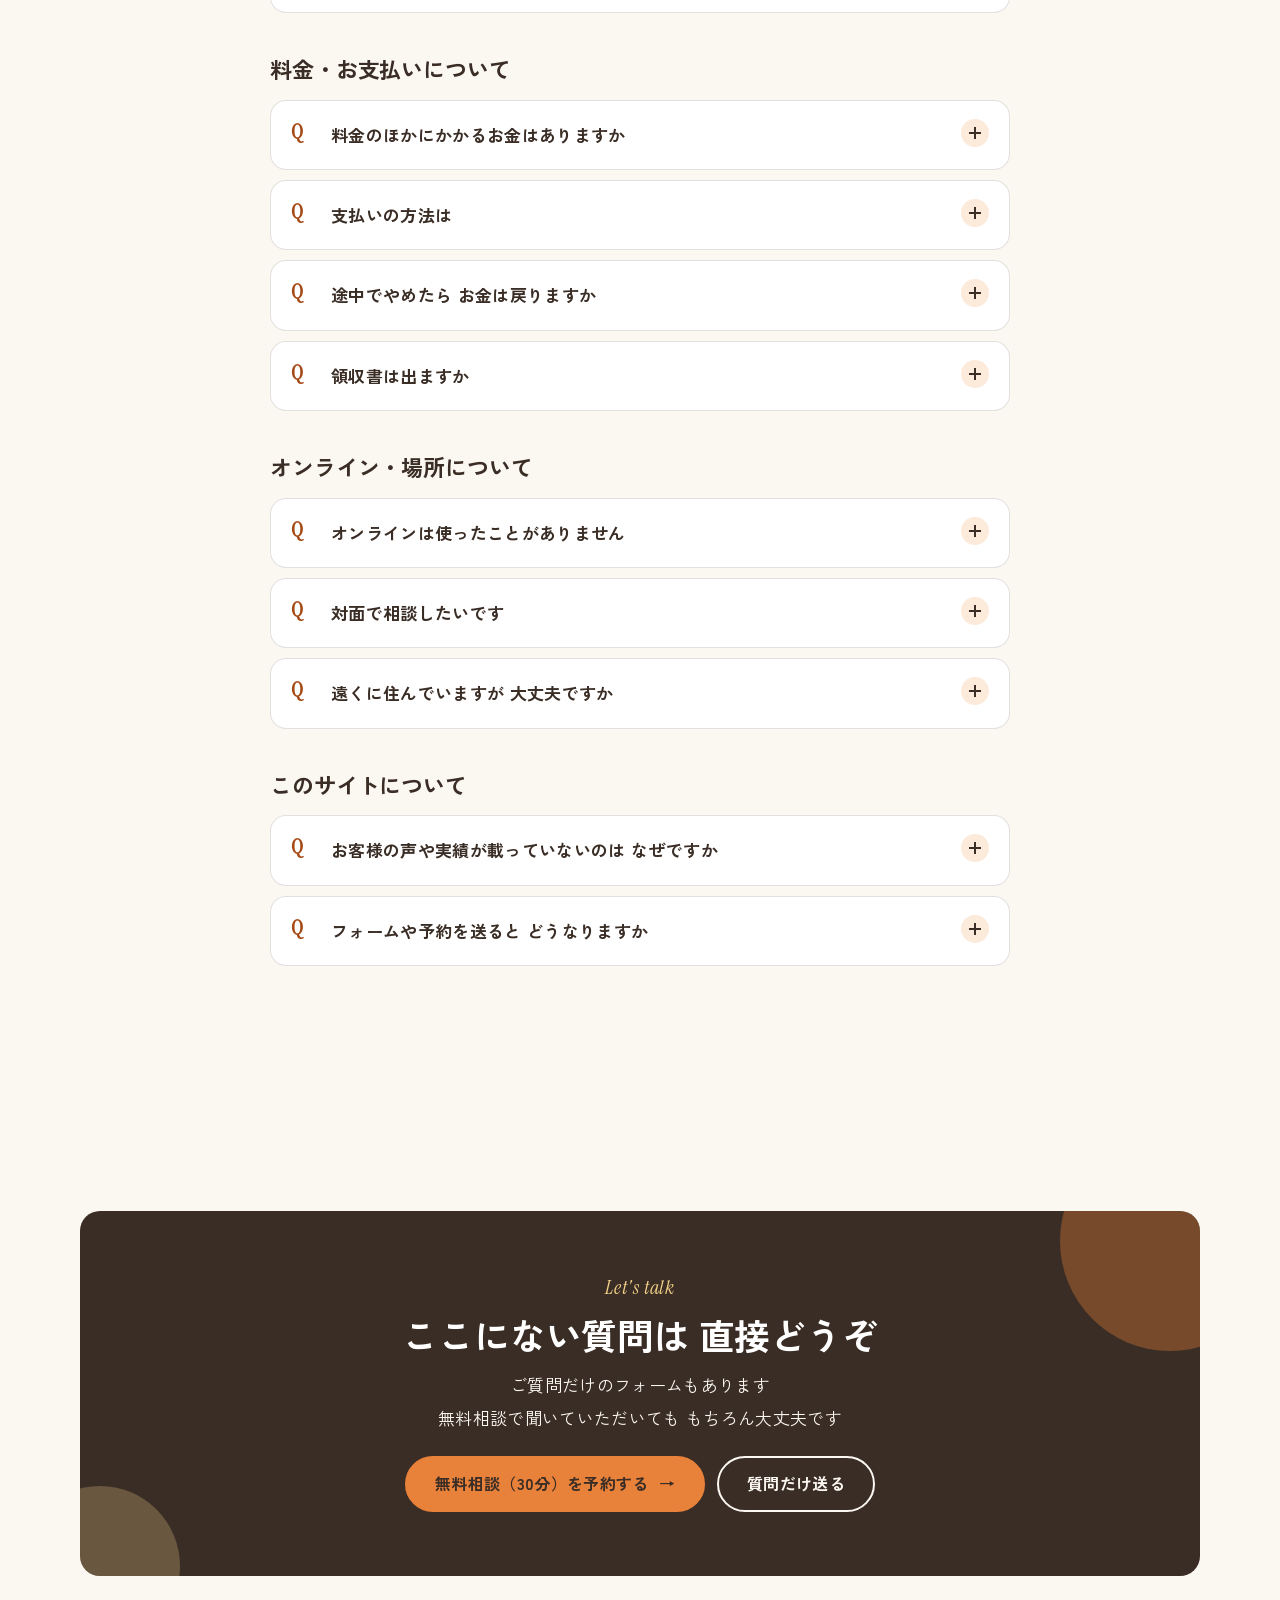
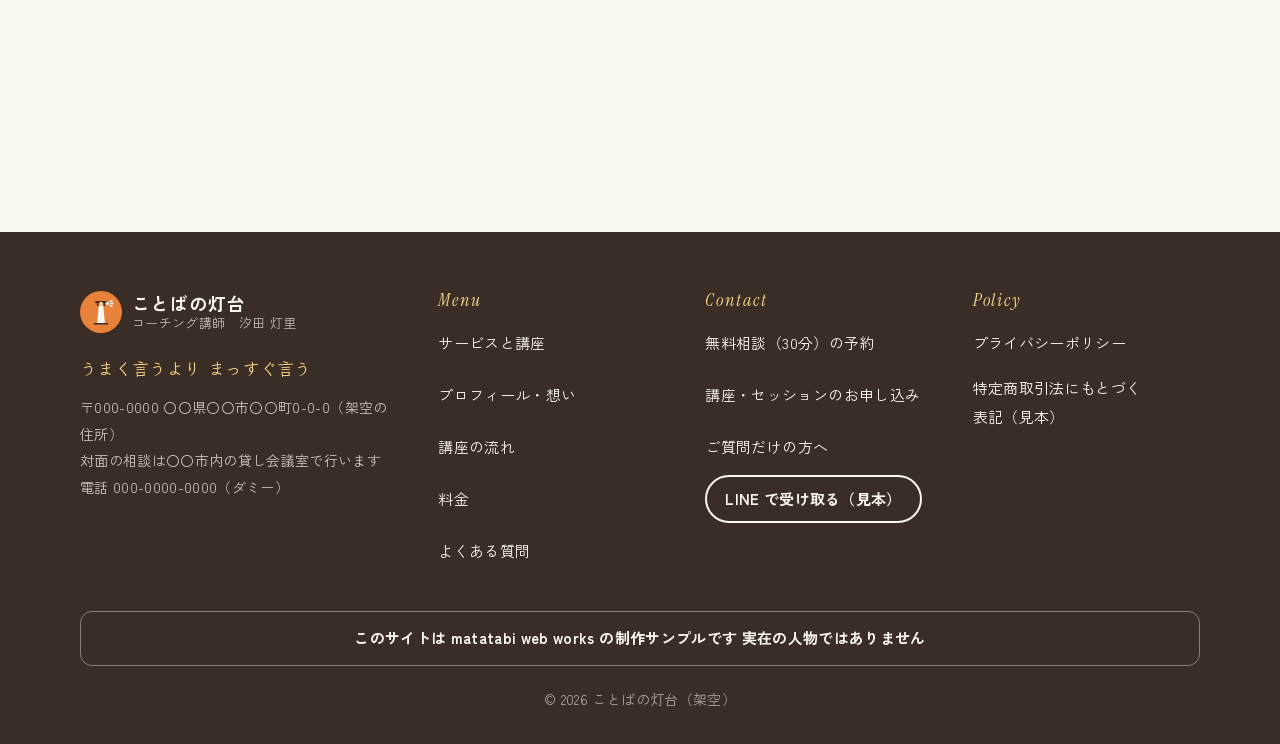
<file: faq.html>
<!DOCTYPE html>
<html lang="ja" data-moji="d">
<head>
  <meta charset="UTF-8">
  <meta name="viewport" content="width=device-width, initial-scale=1">
  <meta name="robots" content="noindex">
  <meta name="format-detection" content="telephone=no">
  <title>よくある質問｜ことばの灯台（コーチング講師 汐田 灯里）</title>
  <meta name="description" content="相談の前の不安、講座とセッションの進み方、料金とお支払い、オンラインの方法について、よくある質問にお答えします。">
  <meta property="og:title" content="よくある質問｜ことばの灯台">
  <meta property="og:description" content="相談の前の不安、講座の進み方、料金、オンラインの方法。（制作サンプル・架空の人物）">
  <meta property="og:type" content="website">
  <meta property="og:site_name" content="ことばの灯台（制作サンプル）">
  <meta property="og:locale" content="ja_JP">
  <meta name="theme-color" content="#E8813A">
  <link rel="icon" href="images/favicon.svg" type="image/svg+xml">
  <script>document.documentElement.classList.add('js');</script>
  <link rel="preconnect" href="https://fonts.googleapis.com">
  <link rel="preconnect" href="https://fonts.gstatic.com" crossorigin>
  <link rel="stylesheet" data-font="gothic" href="https://fonts.googleapis.com/css2?family=Zen+Kaku+Gothic+New:wght@400;700&amp;text=%20%22%23%25%26%27%28%29%2C-.%2F0123456789%3A%3C%3D%3E%3F%40ABCDEFGHIJKLMNOPQRSTVW%5B%5D_abcdefghijklmnopqrstuvwxy%C2%A9%C3%97%E2%80%94%E2%80%BB%E2%86%92%E2%9C%93%E3%80%81%E3%80%82%E3%80%87%E3%80%8C%E3%80%8D%E3%80%92%E3%80%9C%E3%81%82%E3%81%84%E3%81%86%E3%81%88%E3%81%8A%E3%81%8B%E3%81%8C%E3%81%8D%E3%81%8E%E3%81%8F%E3%81%90%E3%81%91%E3%81%92%E3%81%93%E3%81%94%E3%81%95%E3%81%97%E3%81%98%E3%81%99%E3%81%9A%E3%81%9B%E3%81%9C%E3%81%9D%E3%81%9E%E3%81%9F%E3%81%A0%E3%81%A1%E3%81%A3%E3%81%A4%E3%81%A5%E3%81%A6%E3%81%A7%E3%81%A8%E3%81%A9%E3%81%AA%E3%81%AB%E3%81%AD%E3%81%AE%E3%81%AF%E3%81%B0%E3%81%B2%E3%81%B3%E3%81%B6%E3%81%B8%E3%81%B9%E3%81%BB%E3%81%BE%E3%81%BF%E3%82%80%E3%82%81%E3%82%82%E3%82%84%E3%82%87%E3%82%88%E3%82%89%E3%82%8A%E3%82%8B%E3%82%8C%E3%82%8D%E3%82%8F%E3%82%92%E3%82%93%E3%82%A2%E3%82%A3%E3%82%A4%E3%82%A6%E3%82%A7%E3%82%A9%E3%82%AA%E3%82%AB%E3%82%AF%E3%82%B0%E3%82%B1%E3%82%B3%E3%82%B4%E3%82%B5%E3%82%B6%E3%82%B7%E3%82%B8%E3%82%B9%E3%82%BB%E3%82%BD%E3%82%BF%E3%83%80%E3%83%81%E3%83%83%E3%83%86%E3%83%87%E3%83%88%E3%83%89%E3%83%8A%E3%83%8B%E3%83%8D%E3%83%8E%E3%83%90%E3%83%91%E3%83%93%E3%83%94%E3%83%95%E3%83%96%E3%83%97%E3%83%9A%E3%83%9B%E3%83%9C%E3%83%9D%E3%83%9E%E3%83%9F%E3%83%A0%E3%83%A1%E3%83%A2%E3%83%A5%E3%83%A7%E3%83%A9%E3%83%AA%E3%83%AB%E3%83%AC%E3%83%AD%E3%83%AF%E3%83%B3%E3%83%BB%E3%83%BC%E4%B8%80%E4%B8%87%E4%B8%88%E4%B8%89%E4%B8%8A%E4%B8%8B%E4%B8%8D%E4%B8%A1%E4%B8%A6%E4%B8%AD%E4%BA%86%E4%BA%88%E4%BA%8B%E4%BA%8C%E4%BA%92%E4%BA%A4%E4%BA%BA%E4%BB%8A%E4%BB%8B%E4%BB%95%E4%BB%96%E4%BB%98%E4%BB%A3%E4%BB%A5%E4%BB%AE%E4%BB%B2%E4%BB%B6%E4%BB%BB%E4%BC%81%E4%BC%91%E4%BC%9A%E4%BC%9D%E4%BC%B4%E4%BC%B8%E4%BD%8F%E4%BD%93%E4%BD%95%E4%BD%9C%E4%BD%BF%E4%BE%8B%E4%BE%9B%E4%BE%9D%E4%BE%A1%E4%BF%82%E4%BF%83%E4%BF%9D%E4%BF%A1%E4%BF%AE%E5%80%8B%E5%80%8D%E5%80%9F%E5%80%A4%E5%81%9C%E5%82%99%E5%83%8D%E5%83%8F%E5%84%80%E5%84%AA%E5%85%83%E5%85%88%E5%85%89%E5%85%A5%E5%85%A8%E5%85%AC%E5%85%B7%E5%86%85%E5%86%86%E5%86%8A%E5%86%99%E5%87%BA%E5%88%86%E5%88%87%E5%88%97%E5%88%9D%E5%88%A4%E5%88%A5%E5%88%A9%E5%88%B6%E5%88%B8%E5%88%BA%E5%89%87%E5%89%8A%E5%89%8D%E5%89%AF%E5%89%B2%E5%8A%9B%E5%8A%A0%E5%8A%A9%E5%8B%89%E5%8B%95%E5%8B%99%E5%8C%96%E5%8C%BB%E5%8D%8A%E5%8D%B0%E5%8E%9F%E5%8F%82%E5%8F%8B%E5%8F%8D%E5%8F%8E%E5%8F%96%E5%8F%97%E5%8F%A3%E5%8F%AF%E5%8F%B0%E5%8F%B7%E5%90%84%E5%90%88%E5%90%8C%E5%90%8D%E5%90%91%E5%90%AB%E5%91%8A%E5%91%B3%E5%91%BC%E5%93%81%E5%93%A1%E5%95%86%E5%95%8F%E5%96%B6%E5%99%A8%E5%9B%9E%E5%9B%A3%E5%9B%B0%E5%9B%B2%E5%9B%B3%E5%9B%BA%E5%9B%BD%E5%9C%9F%E5%9C%A8%E5%9C%B0%E5%9F%8B%E5%9F%9F%E5%A0%B1%E5%A0%B4%E5%A2%83%E5%A2%97%E5%A3%AB%E5%A3%B0%E5%A3%B2%E5%A4%89%E5%A4%96%E5%A4%9A%E5%A4%A7%E5%A4%AB%E5%A5%91%E5%A5%B3%E5%A7%8B%E5%A9%A6%E5%AD%90%E5%AD%97%E5%AD%98%E5%AE%85%E5%AE%88%E5%AE%89%E5%AE%8C%E5%AE%9A%E5%AE%9B%E5%AE%9F%E5%AE%A2%E5%AE%A4%E5%AE%B6%E5%AE%B9%E5%AE%BF%E5%AF%84%E5%AF%BE%E5%B0%82%E5%B0%8F%E5%B0%91%E5%B1%8A%E5%B1%8B%E5%B1%B1%E5%B7%A5%E5%B7%A6%E5%B7%AE%E5%B8%82%E5%B8%8C%E5%B8%AB%E5%B8%AD%E5%B9%B3%E5%B9%B4%E5%BA%81%E5%BA%83%E5%BA%97%E5%BA%A6%E5%BA%A7%E5%BC%81%E5%BC%8F%E5%BC%95%E5%BC%B5%E5%BC%B7%E5%BD%93%E5%BD%A2%E5%BD%B9%E5%BE%8B%E5%BE%8C%E5%BE%97%E5%BE%B4%E5%BF%83%E5%BF%85%E5%BF%9C%E6%80%9D%E6%80%A5%E6%80%A7%E6%82%A9%E6%82%AA%E6%83%85%E6%83%B3%E6%84%8F%E6%84%9F%E6%85%8B%E6%85%AE%E6%88%90%E6%88%BB%E6%89%80%E6%89%8B%E6%89%93%E6%89%95%E6%89%B1%E6%89%BF%E6%8A%95%E6%8A%98%E6%8A%BC%E6%8B%85%E6%8C%81%E6%8C%87%E6%8C%AF%E6%8E%A2%E6%8E%A5%E6%8E%B2%E6%8F%90%E6%8F%9B%E6%93%8D%E6%94%AF%E6%94%BF%E6%95%99%E6%95%B0%E6%95%B4%E6%96%87%E6%96%99%E6%96%AD%E6%96%B0%E6%96%B9%E6%96%BD%E6%97%8F%E6%97%A5%E6%98%8E%E6%98%9F%E6%99%82%E6%9B%9C%E6%9B%B4%E6%9B%B8%E6%9B%BF%E6%9C%80%E6%9C%88%E6%9C%9B%E6%9C%9F%E6%9C%A8%E6%9C%AB%E6%9C%AC%E6%9C%BA%E6%9D%90%E6%9D%9F%E6%9D%A1%E6%9D%A5%E6%9E%90%E6%9E%9A%E6%9E%9C%E6%9E%A0%E6%9E%B6%E6%A0%BC%E6%A1%88%E6%A5%AD%E6%A6%82%E6%A7%8B%E6%A7%98%E6%A8%AA%E6%A9%9F%E6%AC%84%E6%AC%A0%E6%AC%A1%E6%AD%A2%E6%AD%A3%E6%AD%A9%E6%AD%B4%E6%AE%8B%E6%AE%B5%E6%AF%8E%E6%B0%8F%E6%B0%97%E6%B0%B4%E6%B1%82%E6%B1%90%E6%B1%BA%E6%B3%81%E6%B3%95%E6%B3%A8%E6%B3%B3%E6%B4%BE%E6%B5%81%E6%B6%88%E6%B7%B1%E6%B7%BB%E6%B8%88%E6%B8%9B%E6%B8%A1%E6%BA%80%E6%BA%96%E6%BB%9E%E7%81%AB%E7%81%AF%E7%82%B9%E7%84%A1%E7%85%A7%E7%89%A9%E7%89%B9%E7%8A%B6%E7%8B%AC%E7%8F%BE%E7%90%86%E7%92%B0%E7%94%9F%E7%94%A3%E7%94%A8%E7%94%B0%E7%94%B1%E7%94%B3%E7%94%BA%E7%94%BB%E7%95%A5%E7%95%AA%E7%99%82%E7%99%BA%E7%99%BB%E7%99%BD%E7%9A%84%E7%9B%AE%E7%9B%B4%E7%9B%B8%E7%9C%81%E7%9C%8C%E7%9C%9F%E7%9F%A5%E7%9F%AD%E7%A0%94%E7%A2%BA%E7%A4%BA%E7%A4%BC%E7%A4%BE%E7%A5%9D%E7%A5%A8%E7%A7%81%E7%A7%BB%E7%A8%8B%E7%A8%8E%E7%A8%AE%E7%A8%BF%E7%A9%8D%E7%A9%BA%E7%AA%93%E7%AB%8B%E7%AB%A0%E7%AB%AF%E7%AC%AC%E7%AD%86%E7%AD%94%E7%AE%87%E7%AE%97%E7%AE%B1%E7%AF%84%E7%B4%84%E7%B4%8D%E7%B4%99%E7%B4%B9%E7%B5%82%E7%B5%84%E7%B5%8C%E7%B5%90%E7%B5%A1%E7%B6%99%E7%B6%9A%E7%B7%8A%E7%B7%92%E7%B7%A0%E7%B7%B4%E7%B8%BE%E7%BD%AE%E7%BD%B2%E7%BE%85%E7%BE%A9%E7%BF%92%E8%80%83%E8%80%85%E8%81%9E%E8%81%B7%E8%83%8C%E8%83%BD%E8%87%AA%E8%88%B9%E8%89%AF%E8%8A%B1%E8%8B%A6%E8%91%89%E8%A1%8C%E8%A1%A8%E8%A3%9C%E8%A6%81%E8%A6%8B%E8%A6%8F%E8%A6%9A%E8%A6%A7%E8%A7%A3%E8%A8%80%E8%A8%82%E8%A8%88%E8%A8%98%E8%A8%B1%E8%A8%BC%E8%A9%A6%E8%A9%B1%E8%AA%8D%E8%AA%9E%E8%AA%A4%E8%AA%AC%E8%AA%AD%E8%AA%BF%E8%AB%87%E8%AB%8B%E8%AC%9B%E8%AD%B0%E8%AD%B7%E8%B2%A0%E8%B2%A9%E8%B2%B8%E8%B2%BB%E8%B3%87%E8%B3%AA%E8%B5%B0%E8%B5%B7%E8%B6%B3%E8%BA%AB%E8%BC%89%E8%BE%BC%E8%BF%91%E8%BF%94%E8%BF%AB%E8%BF%B7%E8%BF%BD%E9%80%80%E9%80%81%E9%80%94%E9%80%9A%E9%80%A3%E9%80%B1%E9%80%B2%E9%81%85%E9%81%8B%E9%81%93%E9%81%95%E9%81%A0%E9%81%B8%E9%83%A8%E9%83%BD%E9%85%8D%E9%87%8C%E9%87%8D%E9%87%8F%E9%87%91%E9%87%A3%E9%8A%80%E9%8C%B2%E9%95%B7%E9%96%80%E9%96%89%E9%96%8B%E9%96%93%E9%96%A2%E9%99%8D%E9%99%90%E9%99%A4%E9%9A%8E%E9%9A%9B%E9%9B%86%E9%9B%A2%E9%9B%BB%E9%9D%A2%E9%9F%B3%E9%A0%85%E9%A0%86%E9%A0%88%E9%A0%90%E9%A0%98%E9%A0%AD%E9%A0%BC%E9%A1%8C%E9%A1%8D%E9%A1%94%E9%A1%98%E9%A1%9E%E9%A3%9B%E9%A8%93%E9%AB%98%E9%AD%85%EF%BC%88%EF%BC%89%EF%BC%8B%EF%BC%8F%EF%BC%9A%EF%BC%9F%EF%BC%BB%EF%BC%BD%EF%BD%9C&amp;display=swap">
  <link rel="stylesheet" data-font="hand" href="https://fonts.googleapis.com/css2?family=Klee+One:wght@600&amp;text=%E3%80%81%E3%80%82%E3%80%8C%E3%80%8D%E3%81%82%E3%81%84%E3%81%86%E3%81%88%E3%81%8B%E3%81%8C%E3%81%8D%E3%81%8F%E3%81%90%E3%81%91%E3%81%93%E3%81%97%E3%81%98%E3%81%99%E3%81%9A%E3%81%9B%E3%81%9F%E3%81%A0%E3%81%A3%E3%81%A6%E3%81%A7%E3%81%A8%E3%81%AA%E3%81%AB%E3%81%AE%E3%81%AF%E3%81%B0%E3%81%B3%E3%81%B6%E3%81%BB%E3%81%BE%E3%82%80%E3%82%81%E3%82%88%E3%82%89%E3%82%8A%E3%82%92%E3%82%93%E3%82%B8%E3%83%9A%E3%83%BC%E4%B8%8A%E4%BA%BA%E4%BC%B8%E5%85%89%E5%87%BA%E5%8F%B0%E5%90%91%E5%B1%8A%E6%89%8B%E6%96%B9%E6%B1%90%E7%81%AF%E7%85%A7%E7%94%B0%E7%B5%8C%E8%83%8C%E8%91%89%E8%A6%81%E8%A8%80%E9%80%B2%E9%81%A0%E9%87%8C%E9%A8%93&amp;display=swap">
  <link rel="stylesheet" data-font="accent" href="https://fonts.googleapis.com/css2?family=Instrument+Serif:ital@0;1&amp;text=%20%26%28%29%2C.%2F0123456789%3AABCFHIJKLNOPQSTVWabcdefghiklmnopqrstuvwy%E2%80%94%E3%80%9C%E5%86%86&amp;display=swap">
  <link rel="stylesheet" href="css/style.css?v=20261031-4">
  <script src="js/main.js?v=20261008-5" defer></script>
  <script type="application/ld+json">
{
  "@context": "https://schema.org",
  "@type": "FAQPage",
  "mainEntity": [
    { "@type": "Question", "name": "まだ開業していないのですが、相談できますか。", "acceptedAnswer": { "@type": "Answer", "text": "できます。開業の前に「何をしている人か」を言葉にしておくと、名刺やお店の案内を作るときに迷いが減ります。" } },
    { "@type": "Question", "name": "無料相談のあと、しつこく連絡が来ませんか。", "acceptedAnswer": { "@type": "Answer", "text": "来ません。無料相談のあとに私から申し込みをすすめる連絡はしません。" } },
    { "@type": "Question", "name": "文章を代わりに書いてもらえますか。", "acceptedAnswer": { "@type": "Answer", "text": "代筆はしていません。質問を重ねて、あなたの中にある言葉を一緒に探します。" } },
    { "@type": "Question", "name": "成果は保証されますか。", "acceptedAnswer": { "@type": "Answer", "text": "売上や集客の数字は約束しません。目指すのは、終わったあとに自分の言葉で仕事を説明できる状態です。" } },
    { "@type": "Question", "name": "料金のほかにかかるお金はありますか。", "acceptedAnswer": { "@type": "Answer", "text": "ご自身の通信費・交通費と銀行振込の手数料のほかはありません。料金は税込で1つの金額です。" } }
  ]
}
  </script>
</head>
<body class="has-fixed-cta">
  <a href="#main" class="skip-link">本文へ<wbr>移動</a>
<!-- @header -->
<header class="site-header">
  <div class="container site-header__inner">
    <a href="index.html" class="site-logo" aria-label="ことばの灯台 トップページ">
      <img class="site-logo__mark" src="images/logo-mark.svg" alt="" width="42" height="42">
      <span class="site-logo__text"><span class="site-logo__name">ことばの<wbr>灯台</span><span class="site-logo__sub"><wbr>コーチング<wbr>講師　汐田 灯里</span></span>
    </a>
    <nav class="site-nav" id="site-nav" aria-label="メインメニュー">
      <ul class="site-nav__list">
        <li data-wrap="phrase"><a href="services.html">サービスと<wbr>講座</a></li>
        <li data-wrap="phrase"><a href="about.html">プロフィール・想い</a></li>
        <li data-wrap="phrase"><a href="flow.html">講座の<wbr>流れ</a></li>
        <li data-wrap="phrase"><a href="price.html">料金</a></li>
        <li data-wrap="phrase"><a href="faq.html">よく<wbr>ある<wbr>質問</a></li>
        <li data-wrap="phrase" class="site-nav__contact"><a href="contact.html">ご相談・<wbr>お申し込み</a></li>
      </ul>
      <p data-clauses="1" data-wrap="phrase" class="site-nav__note"><span class="kc">この<wbr>サイトは<wbr>制作<wbr>サンプルです</span> <span class="kc"><wbr>フォーム・予約・申し込みは どこにも<wbr>送信されません</span></p>
    </nav>
    <div class="site-header__actions">
      <a href="contact.html#reserve" class="btn btn--primary btn--small site-header__cta">無料相談を<wbr>予約 <span class="arrow" aria-hidden="true">→</span></a>
      <a href="contact.html#reserve" class="btn btn--primary btn--small site-header__cta--sp">相談</a>
      <button type="button" class="menu-toggle" aria-expanded="false" aria-controls="site-nav"><span class="menu-toggle__bars"><span></span></span><span class="menu-toggle__label">メニュー</span></button>
    </div>
  </div>
</header>
<!-- @/header -->
  <main id="main">
    <section class="page-hero">
      <div class="container">
        <ol class="breadcrumb" aria-label="現在のページ"><li data-wrap="phrase"><a href="index.html">トップ</a></li><li data-wrap="phrase">よく<wbr>ある<wbr>質問</li></ol>
        <span class="eyebrow">FAQ</span>
        <h1>よく<wbr>ある<wbr>質問</h1>
        <p data-wrap="phrase" class="lead">ここに<wbr>ない<wbr>質問は <a href="contact.html#question"><wbr>ご質問の<wbr>フォーム</a>から<wbr>どうぞ 「こんな<wbr>こと<wbr>聞いて<wbr>いいのかな」と<wbr>いう<wbr>ことほど 聞いてほしいです</p>
        <ul class="hero__tags" aria-label="質問の分類（ページ内のリンク）" style="margin-top:16px">
          <li data-wrap="phrase"><a href="#g1" style="text-decoration:none;color:inherit">相談の<wbr>前に</a></li>
          <li data-wrap="phrase"><a href="#g2" style="text-decoration:none;color:inherit">講座・セッション</a></li>
          <li data-wrap="phrase"><a href="#g3" style="text-decoration:none;color:inherit">料金・<wbr>お支払い</a></li>
          <li data-wrap="phrase"><a href="#g4" style="text-decoration:none;color:inherit">オンライン・場所</a></li>
          <li data-wrap="phrase"><a href="#g5" style="text-decoration:none;color:inherit">この<wbr>サイトに<wbr>ついて</a></li>
        </ul>
      </div>
    </section>

    <section class="section section--tight" aria-label="質問と答え">
      <div class="container container--narrow">

        <div class="faq-group reveal" id="g1">
          <h2>相談の<wbr>前に</h2>
          <div class="faq-list">
            <details class="faq-item"><summary><span class="faq-item__q" aria-hidden="true">Q</span><span>まだ<wbr>開業していないのですが 相談できますか</span> <span class="faq-item__icon" aria-hidden="true"></span></summary><div class="faq-item__a"><p>できます むしろ<wbr>開業の<wbr>前に<wbr>「何を<wbr>している<wbr>人か」を<wbr>言葉に<wbr>しておくと 名刺や<wbr>お店の<wbr>案内を<wbr>作る<wbr>ときに<wbr>迷いが<wbr>減ります 無料相談では 今の<wbr>段階を<wbr>教えてください</p></div></details>
            <details class="faq-item"><summary><span class="faq-item__q" aria-hidden="true">Q</span><span><wbr>自分の<wbr>商売は<wbr>小さいのですが 相談してもいいですか</span> <span class="faq-item__icon" aria-hidden="true"></span></summary><div class="faq-item__a"><p data-wrap="phrase">は<wbr>い 私の<wbr>ところに<wbr>来る方は ひとりで<wbr>働いている<wbr>方や 小さな<wbr>お店の<wbr>方が<wbr>ほとんどです 商売の<wbr>大きさで 言葉の<wbr>大切さは<wbr>変わりません</p></div></details>
            <details class="faq-item"><summary><span class="faq-item__q" aria-hidden="true">Q</span><span>無料相談の<wbr>あと しつ<wbr>こく<wbr>連絡が<wbr>来ませんか</span> <span class="faq-item__icon" aria-hidden="true"></span></summary><div class="faq-item__a"><p>来ません 無料相談の<wbr>あとに<wbr>私から<wbr>申し込みを<wbr>すすめる<wbr>連絡は<wbr>しません LINE の<wbr>「伝え方の<wbr>メモ」も 売り込みの<wbr>配信は<wbr>しません 合わないと<wbr>思ったら そのまま<wbr>終わりに<wbr>してください</p></div></details>
            <details class="faq-item"><summary><span class="faq-item__q" aria-hidden="true">Q</span><span>何を<wbr>相談すれば<wbr>よいか まだ<wbr>分かりません</span> <span class="faq-item__icon" aria-hidden="true"></span></summary><div class="faq-item__a"><p data-clauses="1" data-wrap="phrase"><span class="kc">それで<wbr>大丈夫です</span> <span class="kc">「うまく<wbr>説明できない」と<wbr>いう<wbr>気持ちそのものを<wbr>聞かせてください</span> <span class="kc"><wbr>整理するのが<wbr>私の<wbr>仕事です</span></p></div></details>
            <details class="faq-item"><summary><span class="faq-item__q" aria-hidden="true">Q</span><span>成果は<wbr>保証されますか</span> <span class="faq-item__icon" aria-hidden="true"></span></summary><div class="faq-item__a"><p>売上や<wbr>集客の<wbr>数字は<wbr>約束しません 目指すのは 終わった<wbr>あとに<wbr>あなたが<wbr>自分の<wbr>言葉で<wbr>仕事を<wbr>説明できる<wbr>状態です その<wbr>先の<wbr>結果は あなたの<wbr>仕事と<wbr>相手しだいです 数字の<wbr>約束が<wbr>ほしい<wbr>方には 私は<wbr>合わないと<wbr>思います</p></div></details>
          </div>
        </div>

        <div class="faq-group reveal" id="g2">
          <h2>講座・セッションに<wbr>ついて</h2>
          <div class="faq-list">
            <details class="faq-item"><summary><span class="faq-item__q" aria-hidden="true">Q</span><span>文章を<wbr>代わりに<wbr>書いて<wbr>もらえますか</span> <span class="faq-item__icon" aria-hidden="true"></span></summary><div class="faq-item__a"><p>代筆は<wbr>していません 質問を<wbr>重ねて あなたの<wbr>中に<wbr>ある<wbr>言葉を<wbr>一緒に<wbr>探します 終わった<wbr>あとも<wbr>自分で<wbr>書き直せるように<wbr>する<wbr>ためです 代筆が<wbr>必要な<wbr>場合は ライターの<wbr>方への<wbr>依頼を<wbr>おすすめします</p></div></details>
            <details class="faq-item"><summary><span class="faq-item__q" aria-hidden="true">Q</span><span>個別<wbr>セッションと<wbr>講座 どちらが<wbr>いいですか</span> <span class="faq-item__icon" aria-hidden="true"></span></summary><div class="faq-item__a"><p>「まず<wbr>一度<wbr>整理したい」なら<wbr>セッション 「ひとりだと<wbr>書けない ほかの<wbr>人の<wbr>反応が<wbr>ほしい」なら<wbr>講座が<wbr>合います 迷ったら<wbr>無料相談で<wbr>聞いてください 合わない<wbr>ほうは 合わないと<wbr>言います</p></div></details>
            <details class="faq-item"><summary><span class="faq-item__q" aria-hidden="true">Q</span><span>講座は ほかの<wbr>人と<wbr>一緒で<wbr>緊張します</span> <span class="faq-item__icon" aria-hidden="true"></span></summary><div class="faq-item__a"><p>6名までの<wbr>小さな<wbr>集まりです 「1分で<wbr>話す」は<wbr>上手に<wbr>話す練習ではなく ほかの<wbr>人が<wbr>どう<wbr>受け取るかを<wbr>知る<wbr>ための<wbr>時間なので 言葉が<wbr>出てこなければ<wbr>「出てこない」と<wbr>言って<wbr>もらえれば<wbr>大丈夫です</p></div></details>
            <details class="faq-item"><summary><span class="faq-item__q" aria-hidden="true">Q</span><span>講座を<wbr>欠席したら</span> <span class="faq-item__icon" aria-hidden="true"></span></summary><div class="faq-item__a"><p data-clauses="1" data-wrap="phrase"><span class="kc">欠席した<wbr>回の<wbr>録画を<wbr>お渡しします<wbr>（参加者全員の<wbr>了承が<wbr>ある回だけ）</span> <span class="kc"><wbr>宿題の<wbr>読み合わせは 次の<wbr>回の<wbr>最初に<wbr>少し<wbr>時間を<wbr>取ります</span></p></div></details>
            <details class="faq-item"><summary><span class="faq-item__q" aria-hidden="true">Q</span><span>伴走<wbr>プランで ホームページの<wbr>制作もして<wbr>もらえますか</span> <span class="faq-item__icon" aria-hidden="true"></span></summary><div class="faq-item__a"><p>制作は<wbr>しません 言葉を<wbr>整える<wbr>役です 制作会社や<wbr>デザイナーの<wbr>方と<wbr>一緒に<wbr>進めている<wbr>場合は 打ち合わせの<wbr>前に<wbr>言葉を<wbr>整える<wbr>時間と<wbr>して<wbr>使ってください</p></div></details>
            <details class="faq-item"><summary><span class="faq-item__q" aria-hidden="true">Q</span><span>税金や<wbr>法律の<wbr>ことも<wbr>相談できますか</span> <span class="faq-item__icon" aria-hidden="true"></span></summary><div class="faq-item__a"><p>できません 税金は<wbr>税理士 法律は<wbr>弁護士 許認可や<wbr>補助金の<wbr>申請書は<wbr>行政書士など それぞれの<wbr>専門家の<wbr>仕事です 私は<wbr>言葉の<wbr>整理だけを<wbr>します</p></div></details>
          </div>
        </div>

        <div class="faq-group reveal" id="g3">
          <h2>料金・<wbr>お支払いに<wbr>ついて</h2>
          <div class="faq-list">
            <details class="faq-item"><summary><span class="faq-item__q" aria-hidden="true">Q</span><span>料金の<wbr>ほかに<wbr>かかる<wbr>お金は<wbr>ありますか</span> <span class="faq-item__icon" aria-hidden="true"></span></summary><div class="faq-item__a"><p>ご自身の<wbr>通信費・交通費と 銀行振込の<wbr>手数料の<wbr>ほかは<wbr>ありません 料金は<wbr>税込で 1つの<wbr>金額です くわしくは<a href="price.html"><wbr>料金の<wbr>ページ</a>の<wbr>「金額に<wbr>入る<wbr>もの<wbr>・入らない<wbr>もの」へ</p></div></details>
            <details class="faq-item"><summary><span class="faq-item__q" aria-hidden="true">Q</span><span>支払いの<wbr>方法は</span> <span class="faq-item__icon" aria-hidden="true"></span></summary><div class="faq-item__a"><p>銀行振込です お申し込みから<wbr>7日以内に<wbr>お願いしています クレジットカードは この<wbr>サンプルでは<wbr>見本と<wbr>して<wbr>表示しているだけで 決済の<wbr>画面には<wbr>進みません</p></div></details>
            <details class="faq-item"><summary><span class="faq-item__q" aria-hidden="true">Q</span><span>途中で<wbr>やめたら お金は<wbr>戻りますか</span> <span class="faq-item__icon" aria-hidden="true"></span></summary><div class="faq-item__a"><p>サービスごとに<wbr>決まりが<wbr>あります たとえば<wbr>伴走プランは 残りの<wbr>回数ぶんの<wbr>料金から<wbr>事務手数料<wbr>（3,300円）を<wbr>引いて<wbr>お返しします <a href="price.html#cancel"><wbr>料金の<wbr>ページの<wbr>「取り消し・途中で<wbr>やめる<wbr>とき」</a>に 全部<wbr>書いています</p></div></details>
            <details class="faq-item"><summary><span class="faq-item__q" aria-hidden="true">Q</span><span>領収書は<wbr>出ますか</span> <span class="faq-item__icon" aria-hidden="true"></span></summary><div class="faq-item__a"><p data-clauses="1" data-wrap="phrase"><span class="kc">ご希望の<wbr>方に お支払いの<wbr>確認後に<wbr>メールで<wbr>お送りします<wbr>（PDF）</span> <span class="kc"><wbr>宛名を<wbr>教えてください</span></p></div></details>
          </div>
        </div>

        <div class="faq-group reveal" id="g4">
          <h2>オンライン・場所に<wbr>ついて</h2>
          <div class="faq-list">
            <details class="faq-item"><summary><span class="faq-item__q" aria-hidden="true">Q</span><span>オンラインは<wbr>使ったことがありません</span> <span class="faq-item__icon" aria-hidden="true"></span></summary><div class="faq-item__a"><p>ビデオ通話の<wbr>アドレスを<wbr>メールで<wbr>お送りします 押せば<wbr>つながります 心配な<wbr>方は 無料相談の<wbr>ときに<wbr>一度<wbr>つないで 音と<wbr>画面を<wbr>確かめましょう スマートフォンでも<wbr>参加できます</p></div></details>
            <details class="faq-item"><summary><span class="faq-item__q" aria-hidden="true">Q</span><span>対面で<wbr>相談したいです</span> <span class="faq-item__icon" aria-hidden="true"></span></summary><div class="faq-item__a"><p>個別<wbr>セッションと<wbr>伴走プランは 〇〇市内の<wbr>貸し会議室<wbr>（架空）で<wbr>対面も<wbr>できます 貸し会議室の<wbr>料金は<wbr>含まれています 講座は<wbr>オンラインだけです</p></div></details>
            <details class="faq-item"><summary><span class="faq-item__q" aria-hidden="true">Q</span><span>遠くに<wbr>住んでいますが 大丈夫ですか</span> <span class="faq-item__icon" aria-hidden="true"></span></summary><div class="faq-item__a"><p data-clauses="1" data-wrap="phrase"><span class="kc">オンラインなら どこからでも<wbr>参加できます</span> <span class="kc"><wbr>時間は<wbr>日本時間で 平日 10:00〜20:00 土曜 10:00〜17:00 です</span></p></div></details>
          </div>
        </div>

        <div class="faq-group reveal" id="g5">
          <h2>この<wbr>サイトに<wbr>ついて</h2>
          <div class="faq-list">
            <details class="faq-item"><summary><span class="faq-item__q" aria-hidden="true">Q</span><span><wbr>お客様の<wbr>声や<wbr>実績が<wbr>載っていないのは なぜですか</span> <span class="faq-item__icon" aria-hidden="true"></span></summary><div class="faq-item__a"><p>この<wbr>サイトは<wbr>制作<wbr>サンプルで 架空の<wbr>人物の<wbr>ため 本物の<wbr>声や<wbr>実績は<wbr>載せていません 代わりに 実際の<wbr>案件で<wbr>声を<wbr>載せる<wbr>ときに<wbr>守る<wbr>形<wbr>（載せるのは<wbr>進め方・話しやすさの<wbr>感想だけ 了承の<wbr>とり方 選んでいる<wbr>ことの<wbr>書き添え PR の<wbr>表示）を<a href="index.html#voice"><wbr>ひな形</a>と<wbr>して<wbr>置いています</p></div></details>
            <details class="faq-item"><summary><span class="faq-item__q" aria-hidden="true">Q</span><span>フォームや<wbr>予約を<wbr>送ると どうなりますか</span> <span class="faq-item__icon" aria-hidden="true"></span></summary><div class="faq-item__a"><p data-clauses="1" data-wrap="phrase"><span class="kc">どこにも<wbr>送られず 保存も<wbr>されません</span> <span class="kc"><wbr>画面に<wbr>「サンプルのため<wbr>送信されません」と<wbr>出るだけです</span> <span class="kc"><wbr>安心して<wbr>試してください</span></p></div></details>
          </div>
        </div>

      </div>
    </section>

    <section class="section" aria-labelledby="cta-title">
      <div class="container">
        <div class="cta-band reveal">
          <span class="eyebrow">Let's talk</span>
          <h2 data-clauses="1" id="cta-title"><span class="kc">ここに<wbr>ない<wbr>質問は</span> <span class="kc"><wbr>直接<wbr>どうぞ</span></h2>
          <p data-clauses="1" data-wrap="phrase"><span class="kc">ご質問だけの<wbr>フォームも<wbr>あります</span> <span class="kc"><wbr>無料相談で<wbr>聞いていただいても もちろん<wbr>大丈夫です</span></p>
          <div class="btn-row btn-row--center">
            <a href="contact.html#reserve" class="btn btn--primary">無料相談<wbr>（30分）を<wbr>予約する <span class="arrow" aria-hidden="true">→</span></a>
            <a href="contact.html#question" class="btn btn--secondary">質問だけ<wbr>送る</a>
          </div>
        </div>
      </div>
    </section>
  </main>
<!-- @footer -->
<footer class="site-footer">
  <div class="container">
    <div class="site-footer__top">
      <div class="site-footer__brand">
        <a href="index.html" class="site-logo" aria-label="ことばの灯台 トップページ">
          <img class="site-logo__mark" src="images/logo-mark.svg" alt="" width="42" height="42">
          <span class="site-logo__text"><span class="site-logo__name">ことばの<wbr>灯台</span><span class="site-logo__sub"><wbr>コーチング<wbr>講師　汐田 灯里</span></span>
        </a>
        <p data-wrap="phrase" class="site-footer__tag">うまく<wbr>言うより まっすぐ<wbr>言う</p>
        <p class="site-footer__addr">〒000-0000 〇〇県〇〇市〇〇町0-0-0<wbr>（架空の<wbr>住所）<br>対面の<wbr>相談は<wbr>〇〇市内の<wbr>貸し会議室で<wbr>行います<br>電話 000-0000-0000<wbr>（ダミー）</p>
      </div>
      <nav class="site-footer__nav" aria-label="フッターメニュー：ご案内">
        <h2>Menu</h2>
        <ul>
          <li data-wrap="phrase"><a href="services.html">サービスと<wbr>講座</a></li>
          <li data-wrap="phrase"><a href="about.html">プロフィール・想い</a></li>
          <li data-wrap="phrase"><a href="flow.html">講座の<wbr>流れ</a></li>
          <li data-wrap="phrase"><a href="price.html">料金</a></li>
          <li data-wrap="phrase"><a href="faq.html">よく<wbr>ある<wbr>質問</a></li>
        </ul>
      </nav>
      <nav class="site-footer__nav" aria-label="フッターメニュー：ご相談">
        <h2>Contact</h2>
        <ul>
          <li data-wrap="phrase"><a href="contact.html#reserve">無料相談<wbr>（30分）の<wbr>予約</a></li>
          <li data-wrap="phrase"><a href="contact.html#apply">講座・セッションの<wbr>お申し込み</a></li>
          <li data-wrap="phrase"><a href="contact.html#question">ご質問だけの<wbr>方へ</a></li>
          <li><button type="button" class="btn btn--small btn--secondary" data-sample="line" style="color:var(--c-base);border-color:var(--c-base)">LINE で<wbr>受け取る<wbr>（見本）</button></li>
        </ul>
      </nav>
      <nav class="site-footer__nav" aria-label="フッターメニュー：表記">
        <h2>Policy</h2>
        <ul>
          <li data-wrap="phrase"><a href="privacy.html">プライバシーポリシー</a></li>
          <li data-wrap="phrase"><a href="tokushoho.html">特定商取引法に<wbr>もとづく<wbr>表記<wbr>（見本）</a></li>
        </ul>
      </nav>
    </div>
    <p data-clauses="1" data-wrap="phrase" class="site-footer__sample"><span class="kc">この<wbr>サイトは matatabi web works の<wbr>制作<wbr>サンプルです</span> <span class="kc"><wbr>実在の<wbr>人物ではありません</span></p>
    <p data-wrap="phrase" class="site-footer__copy">© <span data-year>2026</span> ことばの<wbr>灯台<wbr>（架空）</p>
  </div>
</footer>
<div class="fixed-cta" aria-label="相談の入口">
  <button type="button" class="fixed-cta__line" data-sample="line"><svg viewBox="0 0 24 24" aria-hidden="true" fill="none" stroke="currentColor" stroke-width="2" stroke-linecap="round" stroke-linejoin="round"><path d="M4 5h16v11H9l-5 4z"/><path d="M8 9h8M8 12h5"/></svg>LINE<wbr>（見本）</button>
  <a href="contact.html#reserve" class="fixed-cta__reserve">無料相談を<wbr>予約 <span aria-hidden="true">→</span></a>
</div>
<!-- @/footer -->
</body>
</html>
</file>
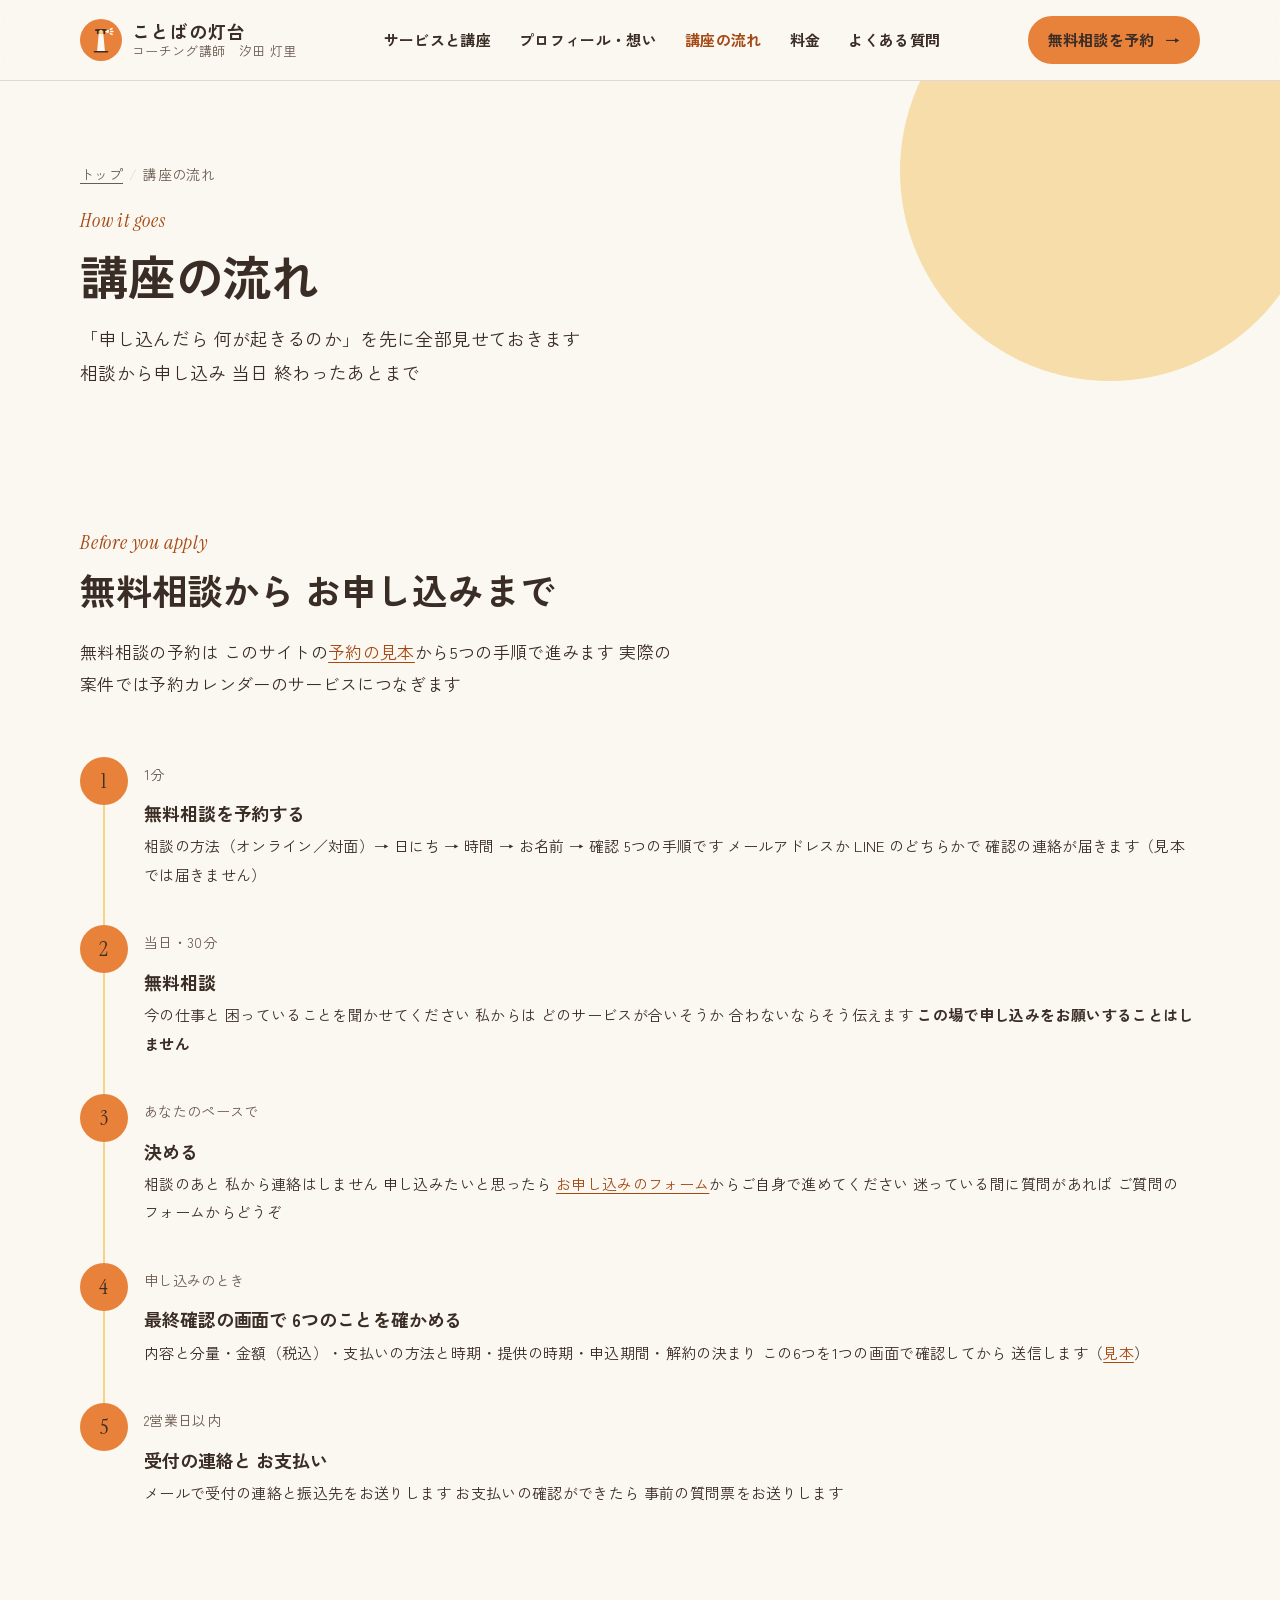
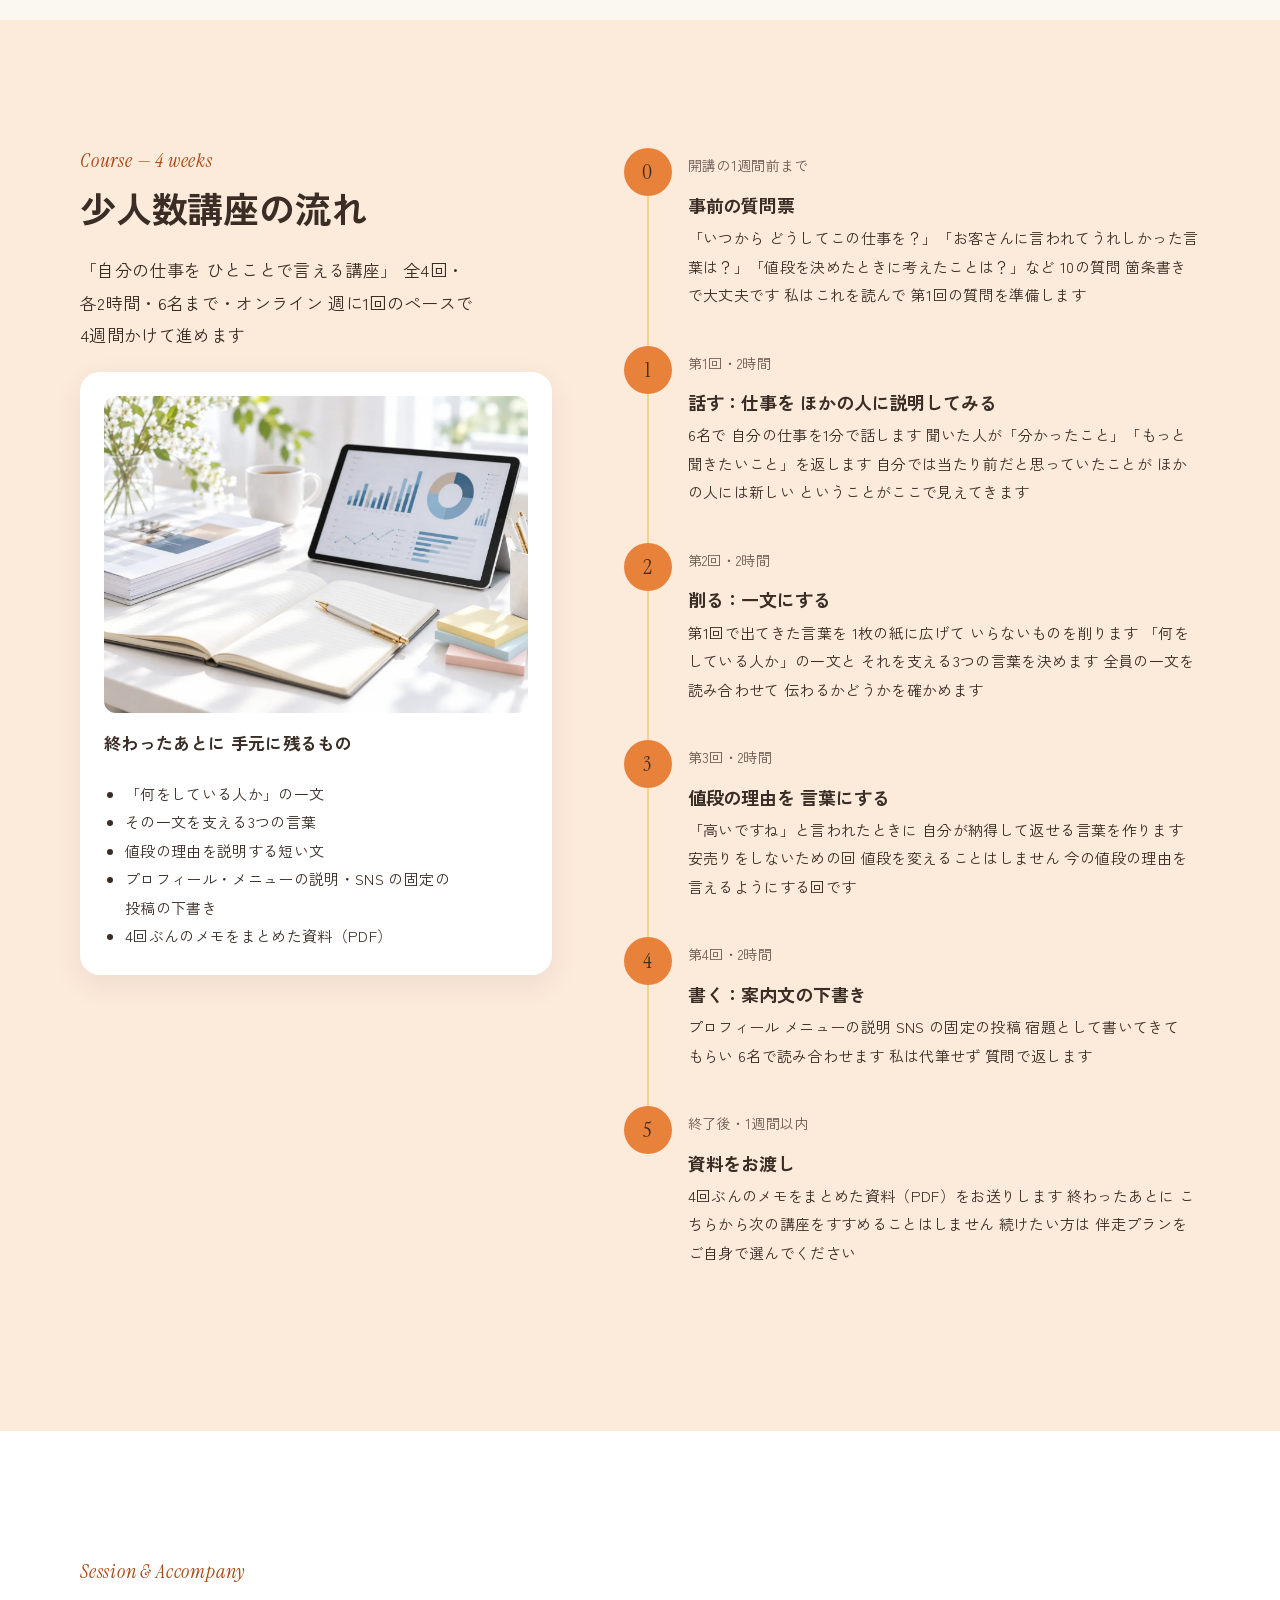
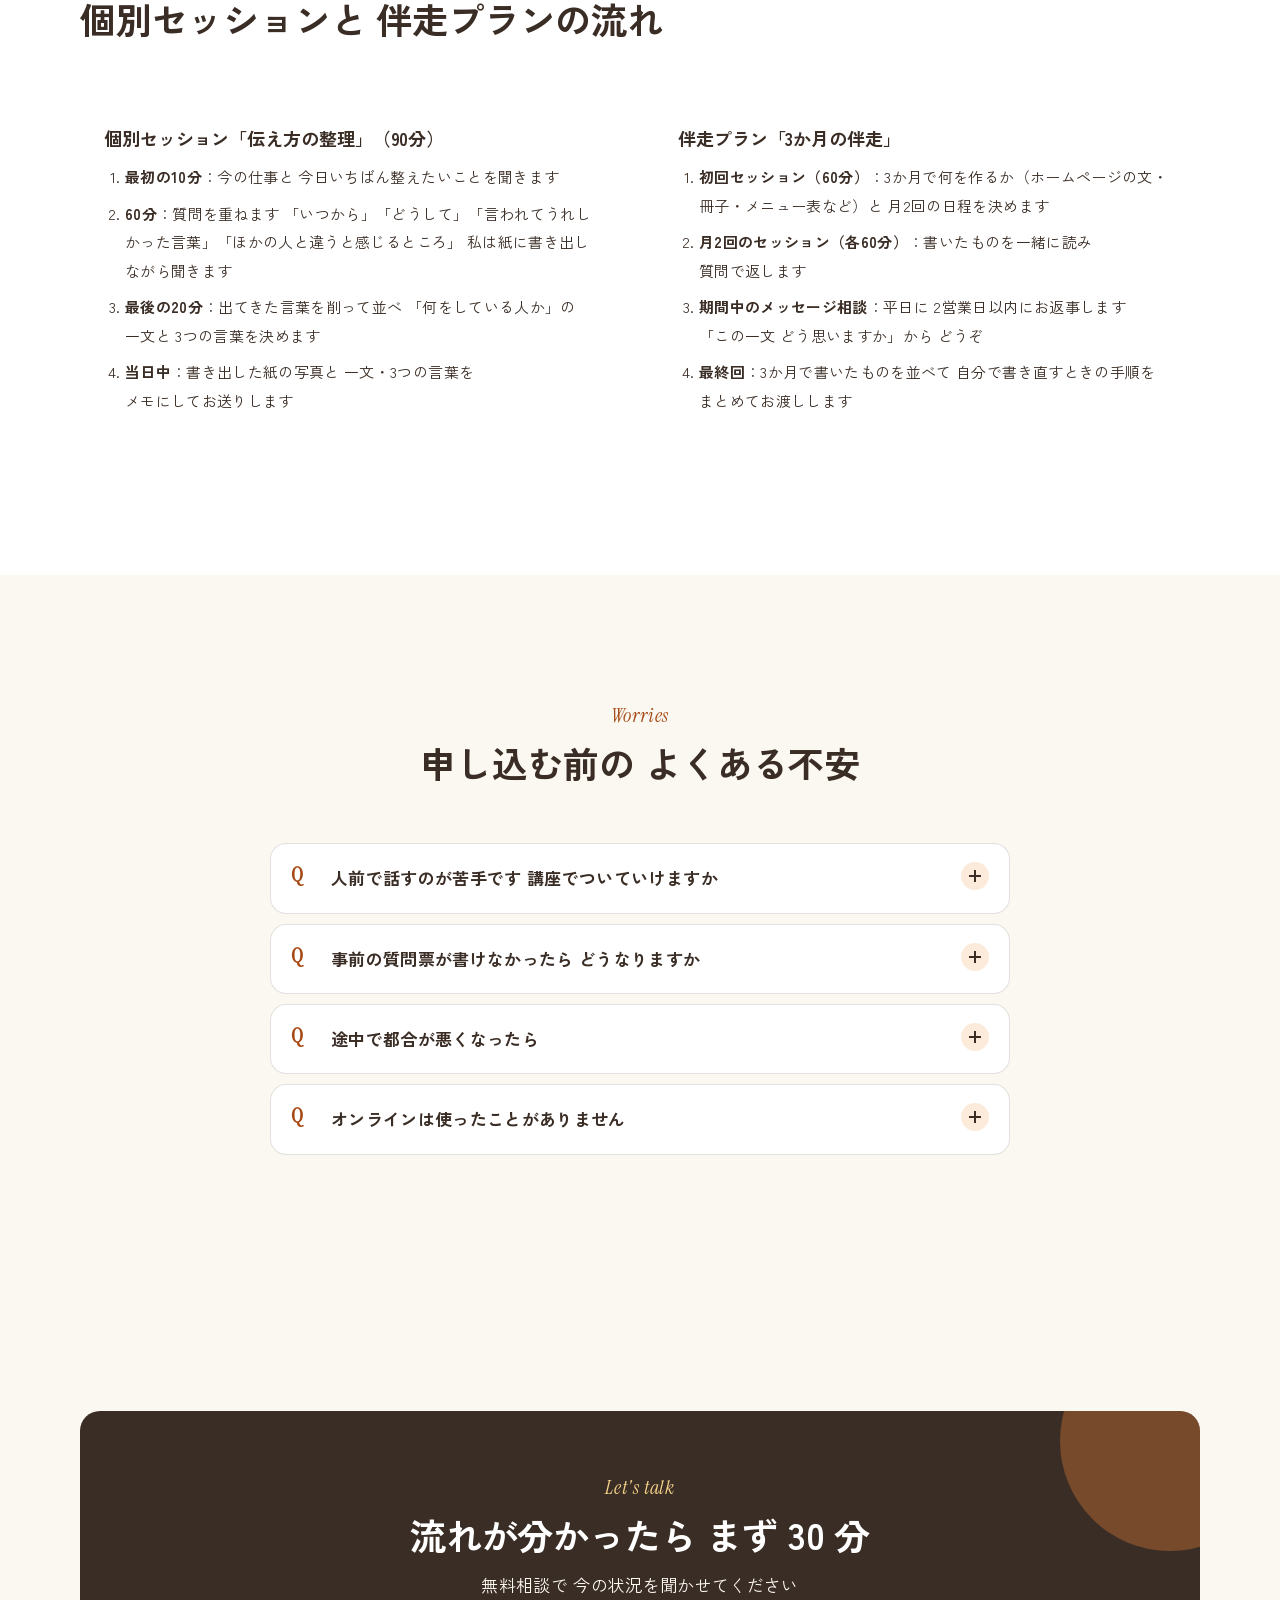
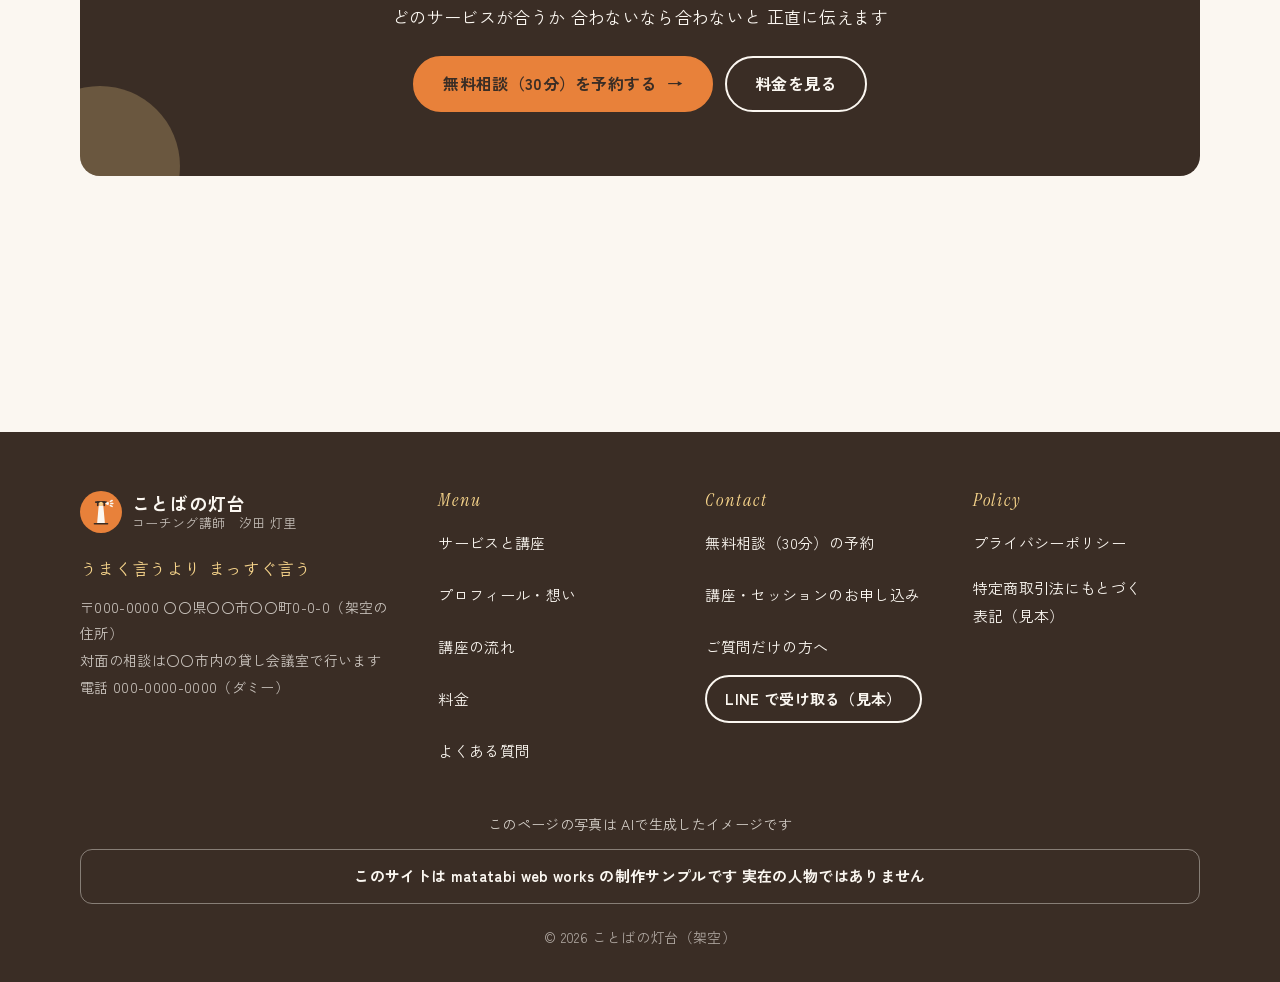
<file: flow.html>
<!DOCTYPE html>
<html lang="ja" data-moji="d">
<head>
  <meta charset="UTF-8">
  <meta name="viewport" content="width=device-width, initial-scale=1">
  <meta name="robots" content="noindex">
  <meta name="format-detection" content="telephone=no">
  <title>講座の流れ｜ことばの灯台（コーチング講師 汐田 灯里）</title>
  <meta name="description" content="少人数講座・個別セッション・伴走プランの進み方と、終わったあとに手元に残るもの。無料相談の予約からお申し込み、当日までの流れも図で説明します。">
  <meta property="og:title" content="講座の流れ｜ことばの灯台">
  <meta property="og:description" content="講座・セッションの進み方と、手元に残るもの。無料相談から申し込みまでの流れ。（制作サンプル・架空の人物）">
  <meta property="og:type" content="website">
  <meta property="og:site_name" content="ことばの灯台（制作サンプル）">
  <meta property="og:locale" content="ja_JP">
  <meta name="theme-color" content="#E8813A">
  <link rel="icon" href="images/favicon.svg" type="image/svg+xml">
  <script>document.documentElement.classList.add('js');</script>
  <link rel="preconnect" href="https://fonts.googleapis.com">
  <link rel="preconnect" href="https://fonts.gstatic.com" crossorigin>
  <link rel="stylesheet" data-font="gothic" href="https://fonts.googleapis.com/css2?family=Zen+Kaku+Gothic+New:wght@400;700&amp;text=%20%22%23%25%26%27%28%29%2C-.%2F0123456789%3A%3C%3D%3E%3F%40ABCDEFGHIJKLMNOPQRSTVW%5B%5D_abcdefghijklmnopqrstuvwxy%C2%A9%C3%97%E2%80%94%E2%80%BB%E2%86%92%E2%9C%93%E3%80%81%E3%80%82%E3%80%87%E3%80%8C%E3%80%8D%E3%80%92%E3%80%9C%E3%81%82%E3%81%84%E3%81%86%E3%81%88%E3%81%8A%E3%81%8B%E3%81%8C%E3%81%8D%E3%81%8E%E3%81%8F%E3%81%90%E3%81%91%E3%81%92%E3%81%93%E3%81%94%E3%81%95%E3%81%97%E3%81%98%E3%81%99%E3%81%9A%E3%81%9B%E3%81%9C%E3%81%9D%E3%81%9E%E3%81%9F%E3%81%A0%E3%81%A1%E3%81%A3%E3%81%A4%E3%81%A5%E3%81%A6%E3%81%A7%E3%81%A8%E3%81%A9%E3%81%AA%E3%81%AB%E3%81%AD%E3%81%AE%E3%81%AF%E3%81%B0%E3%81%B2%E3%81%B3%E3%81%B6%E3%81%B8%E3%81%B9%E3%81%BB%E3%81%BE%E3%81%BF%E3%82%80%E3%82%81%E3%82%82%E3%82%84%E3%82%87%E3%82%88%E3%82%89%E3%82%8A%E3%82%8B%E3%82%8C%E3%82%8D%E3%82%8F%E3%82%92%E3%82%93%E3%82%A2%E3%82%A3%E3%82%A4%E3%82%A6%E3%82%A7%E3%82%A9%E3%82%AA%E3%82%AB%E3%82%AF%E3%82%B0%E3%82%B1%E3%82%B3%E3%82%B4%E3%82%B5%E3%82%B6%E3%82%B7%E3%82%B8%E3%82%B9%E3%82%BB%E3%82%BD%E3%82%BF%E3%83%80%E3%83%81%E3%83%83%E3%83%86%E3%83%87%E3%83%88%E3%83%89%E3%83%8A%E3%83%8B%E3%83%8D%E3%83%8E%E3%83%90%E3%83%91%E3%83%93%E3%83%94%E3%83%95%E3%83%96%E3%83%97%E3%83%9A%E3%83%9B%E3%83%9C%E3%83%9D%E3%83%9E%E3%83%9F%E3%83%A0%E3%83%A1%E3%83%A2%E3%83%A5%E3%83%A7%E3%83%A9%E3%83%AA%E3%83%AB%E3%83%AC%E3%83%AD%E3%83%AF%E3%83%B3%E3%83%BB%E3%83%BC%E4%B8%80%E4%B8%87%E4%B8%88%E4%B8%89%E4%B8%8A%E4%B8%8B%E4%B8%8D%E4%B8%A1%E4%B8%A6%E4%B8%AD%E4%BA%86%E4%BA%88%E4%BA%8B%E4%BA%8C%E4%BA%92%E4%BA%A4%E4%BA%BA%E4%BB%8A%E4%BB%8B%E4%BB%95%E4%BB%96%E4%BB%98%E4%BB%A3%E4%BB%A5%E4%BB%AE%E4%BB%B2%E4%BB%B6%E4%BB%BB%E4%BC%81%E4%BC%91%E4%BC%9A%E4%BC%9D%E4%BC%B4%E4%BC%B8%E4%BD%8F%E4%BD%93%E4%BD%95%E4%BD%9C%E4%BD%BF%E4%BE%8B%E4%BE%9B%E4%BE%9D%E4%BE%A1%E4%BF%82%E4%BF%83%E4%BF%9D%E4%BF%A1%E4%BF%AE%E5%80%8B%E5%80%8D%E5%80%9F%E5%80%A4%E5%81%9C%E5%82%99%E5%83%8D%E5%83%8F%E5%84%80%E5%84%AA%E5%85%83%E5%85%88%E5%85%89%E5%85%A5%E5%85%A8%E5%85%AC%E5%85%B7%E5%86%85%E5%86%86%E5%86%8A%E5%86%99%E5%87%BA%E5%88%86%E5%88%87%E5%88%97%E5%88%9D%E5%88%A4%E5%88%A5%E5%88%A9%E5%88%B6%E5%88%B8%E5%88%BA%E5%89%87%E5%89%8A%E5%89%8D%E5%89%AF%E5%89%B2%E5%8A%9B%E5%8A%A0%E5%8A%A9%E5%8B%89%E5%8B%95%E5%8B%99%E5%8C%96%E5%8C%BB%E5%8D%8A%E5%8D%B0%E5%8E%9F%E5%8F%82%E5%8F%8B%E5%8F%8D%E5%8F%8E%E5%8F%96%E5%8F%97%E5%8F%A3%E5%8F%AF%E5%8F%B0%E5%8F%B7%E5%90%84%E5%90%88%E5%90%8C%E5%90%8D%E5%90%91%E5%90%AB%E5%91%8A%E5%91%B3%E5%91%BC%E5%93%81%E5%93%A1%E5%95%86%E5%95%8F%E5%96%B6%E5%99%A8%E5%9B%9E%E5%9B%A3%E5%9B%B0%E5%9B%B2%E5%9B%B3%E5%9B%BA%E5%9B%BD%E5%9C%9F%E5%9C%A8%E5%9C%B0%E5%9F%8B%E5%9F%9F%E5%A0%B1%E5%A0%B4%E5%A2%83%E5%A2%97%E5%A3%AB%E5%A3%B0%E5%A3%B2%E5%A4%89%E5%A4%96%E5%A4%9A%E5%A4%A7%E5%A4%AB%E5%A5%91%E5%A5%B3%E5%A7%8B%E5%A9%A6%E5%AD%90%E5%AD%97%E5%AD%98%E5%AE%85%E5%AE%88%E5%AE%89%E5%AE%8C%E5%AE%9A%E5%AE%9B%E5%AE%9F%E5%AE%A2%E5%AE%A4%E5%AE%B6%E5%AE%B9%E5%AE%BF%E5%AF%84%E5%AF%BE%E5%B0%82%E5%B0%8F%E5%B0%91%E5%B1%8A%E5%B1%8B%E5%B1%B1%E5%B7%A5%E5%B7%A6%E5%B7%AE%E5%B8%82%E5%B8%8C%E5%B8%AB%E5%B8%AD%E5%B9%B3%E5%B9%B4%E5%BA%81%E5%BA%83%E5%BA%97%E5%BA%A6%E5%BA%A7%E5%BC%81%E5%BC%8F%E5%BC%95%E5%BC%B5%E5%BC%B7%E5%BD%93%E5%BD%A2%E5%BD%B9%E5%BE%8B%E5%BE%8C%E5%BE%97%E5%BE%B4%E5%BF%83%E5%BF%85%E5%BF%9C%E6%80%9D%E6%80%A5%E6%80%A7%E6%82%A9%E6%82%AA%E6%83%85%E6%83%B3%E6%84%8F%E6%84%9F%E6%85%8B%E6%85%AE%E6%88%90%E6%88%BB%E6%89%80%E6%89%8B%E6%89%93%E6%89%95%E6%89%B1%E6%89%BF%E6%8A%95%E6%8A%98%E6%8A%BC%E6%8B%85%E6%8C%81%E6%8C%87%E6%8C%AF%E6%8E%A2%E6%8E%A5%E6%8E%B2%E6%8F%90%E6%8F%9B%E6%93%8D%E6%94%AF%E6%94%BF%E6%95%99%E6%95%B0%E6%95%B4%E6%96%87%E6%96%99%E6%96%AD%E6%96%B0%E6%96%B9%E6%96%BD%E6%97%8F%E6%97%A5%E6%98%8E%E6%98%9F%E6%99%82%E6%9B%9C%E6%9B%B4%E6%9B%B8%E6%9B%BF%E6%9C%80%E6%9C%88%E6%9C%9B%E6%9C%9F%E6%9C%A8%E6%9C%AB%E6%9C%AC%E6%9C%BA%E6%9D%90%E6%9D%9F%E6%9D%A1%E6%9D%A5%E6%9E%90%E6%9E%9A%E6%9E%9C%E6%9E%A0%E6%9E%B6%E6%A0%BC%E6%A1%88%E6%A5%AD%E6%A6%82%E6%A7%8B%E6%A7%98%E6%A8%AA%E6%A9%9F%E6%AC%84%E6%AC%A0%E6%AC%A1%E6%AD%A2%E6%AD%A3%E6%AD%A9%E6%AD%B4%E6%AE%8B%E6%AE%B5%E6%AF%8E%E6%B0%8F%E6%B0%97%E6%B0%B4%E6%B1%82%E6%B1%90%E6%B1%BA%E6%B3%81%E6%B3%95%E6%B3%A8%E6%B3%B3%E6%B4%BE%E6%B5%81%E6%B6%88%E6%B7%B1%E6%B7%BB%E6%B8%88%E6%B8%9B%E6%B8%A1%E6%BA%80%E6%BA%96%E6%BB%9E%E7%81%AB%E7%81%AF%E7%82%B9%E7%84%A1%E7%85%A7%E7%89%A9%E7%89%B9%E7%8A%B6%E7%8B%AC%E7%8F%BE%E7%90%86%E7%92%B0%E7%94%9F%E7%94%A3%E7%94%A8%E7%94%B0%E7%94%B1%E7%94%B3%E7%94%BA%E7%94%BB%E7%95%A5%E7%95%AA%E7%99%82%E7%99%BA%E7%99%BB%E7%99%BD%E7%9A%84%E7%9B%AE%E7%9B%B4%E7%9B%B8%E7%9C%81%E7%9C%8C%E7%9C%9F%E7%9F%A5%E7%9F%AD%E7%A0%94%E7%A2%BA%E7%A4%BA%E7%A4%BC%E7%A4%BE%E7%A5%9D%E7%A5%A8%E7%A7%81%E7%A7%BB%E7%A8%8B%E7%A8%8E%E7%A8%AE%E7%A8%BF%E7%A9%8D%E7%A9%BA%E7%AA%93%E7%AB%8B%E7%AB%A0%E7%AB%AF%E7%AC%AC%E7%AD%86%E7%AD%94%E7%AE%87%E7%AE%97%E7%AE%B1%E7%AF%84%E7%B4%84%E7%B4%8D%E7%B4%99%E7%B4%B9%E7%B5%82%E7%B5%84%E7%B5%8C%E7%B5%90%E7%B5%A1%E7%B6%99%E7%B6%9A%E7%B7%8A%E7%B7%92%E7%B7%A0%E7%B7%B4%E7%B8%BE%E7%BD%AE%E7%BD%B2%E7%BE%85%E7%BE%A9%E7%BF%92%E8%80%83%E8%80%85%E8%81%9E%E8%81%B7%E8%83%8C%E8%83%BD%E8%87%AA%E8%88%B9%E8%89%AF%E8%8A%B1%E8%8B%A6%E8%91%89%E8%A1%8C%E8%A1%A8%E8%A3%9C%E8%A6%81%E8%A6%8B%E8%A6%8F%E8%A6%9A%E8%A6%A7%E8%A7%A3%E8%A8%80%E8%A8%82%E8%A8%88%E8%A8%98%E8%A8%B1%E8%A8%BC%E8%A9%A6%E8%A9%B1%E8%AA%8D%E8%AA%9E%E8%AA%A4%E8%AA%AC%E8%AA%AD%E8%AA%BF%E8%AB%87%E8%AB%8B%E8%AC%9B%E8%AD%B0%E8%AD%B7%E8%B2%A0%E8%B2%A9%E8%B2%B8%E8%B2%BB%E8%B3%87%E8%B3%AA%E8%B5%B0%E8%B5%B7%E8%B6%B3%E8%BA%AB%E8%BC%89%E8%BE%BC%E8%BF%91%E8%BF%94%E8%BF%AB%E8%BF%B7%E8%BF%BD%E9%80%80%E9%80%81%E9%80%94%E9%80%9A%E9%80%A3%E9%80%B1%E9%80%B2%E9%81%85%E9%81%8B%E9%81%93%E9%81%95%E9%81%A0%E9%81%B8%E9%83%A8%E9%83%BD%E9%85%8D%E9%87%8C%E9%87%8D%E9%87%8F%E9%87%91%E9%87%A3%E9%8A%80%E9%8C%B2%E9%95%B7%E9%96%80%E9%96%89%E9%96%8B%E9%96%93%E9%96%A2%E9%99%8D%E9%99%90%E9%99%A4%E9%9A%8E%E9%9A%9B%E9%9B%86%E9%9B%A2%E9%9B%BB%E9%9D%A2%E9%9F%B3%E9%A0%85%E9%A0%86%E9%A0%88%E9%A0%90%E9%A0%98%E9%A0%AD%E9%A0%BC%E9%A1%8C%E9%A1%8D%E9%A1%94%E9%A1%98%E9%A1%9E%E9%A3%9B%E9%A8%93%E9%AB%98%E9%AD%85%EF%BC%88%EF%BC%89%EF%BC%8B%EF%BC%8F%EF%BC%9A%EF%BC%9F%EF%BC%BB%EF%BC%BD%EF%BD%9C&amp;display=swap">
  <link rel="stylesheet" data-font="hand" href="https://fonts.googleapis.com/css2?family=Klee+One:wght@600&amp;text=%E3%80%81%E3%80%82%E3%80%8C%E3%80%8D%E3%81%82%E3%81%84%E3%81%86%E3%81%88%E3%81%8B%E3%81%8C%E3%81%8D%E3%81%8F%E3%81%90%E3%81%91%E3%81%93%E3%81%97%E3%81%98%E3%81%99%E3%81%9A%E3%81%9B%E3%81%9F%E3%81%A0%E3%81%A3%E3%81%A6%E3%81%A7%E3%81%A8%E3%81%AA%E3%81%AB%E3%81%AE%E3%81%AF%E3%81%B0%E3%81%B3%E3%81%B6%E3%81%BB%E3%81%BE%E3%82%80%E3%82%81%E3%82%88%E3%82%89%E3%82%8A%E3%82%92%E3%82%93%E3%82%B8%E3%83%9A%E3%83%BC%E4%B8%8A%E4%BA%BA%E4%BC%B8%E5%85%89%E5%87%BA%E5%8F%B0%E5%90%91%E5%B1%8A%E6%89%8B%E6%96%B9%E6%B1%90%E7%81%AF%E7%85%A7%E7%94%B0%E7%B5%8C%E8%83%8C%E8%91%89%E8%A6%81%E8%A8%80%E9%80%B2%E9%81%A0%E9%87%8C%E9%A8%93&amp;display=swap">
  <link rel="stylesheet" data-font="accent" href="https://fonts.googleapis.com/css2?family=Instrument+Serif:ital@0;1&amp;text=%20%26%28%29%2C.%2F0123456789%3AABCFHIJKLNOPQSTVWabcdefghiklmnopqrstuvwy%E2%80%94%E3%80%9C%E5%86%86&amp;display=swap">
  <link rel="stylesheet" href="css/style.css?v=20261031-4">
  <script src="js/main.js?v=20261008-5" defer></script>
</head>
<body class="has-fixed-cta">
  <a href="#main" class="skip-link">本文へ<wbr>移動</a>
<!-- @header -->
<header class="site-header">
  <div class="container site-header__inner">
    <a href="index.html" class="site-logo" aria-label="ことばの灯台 トップページ">
      <img class="site-logo__mark" src="images/logo-mark.svg" alt="" width="42" height="42">
      <span class="site-logo__text"><span class="site-logo__name">ことばの<wbr>灯台</span><span class="site-logo__sub"><wbr>コーチング<wbr>講師　汐田 灯里</span></span>
    </a>
    <nav class="site-nav" id="site-nav" aria-label="メインメニュー">
      <ul class="site-nav__list">
        <li data-wrap="phrase"><a href="services.html">サービスと<wbr>講座</a></li>
        <li data-wrap="phrase"><a href="about.html">プロフィール・想い</a></li>
        <li data-wrap="phrase"><a href="flow.html">講座の<wbr>流れ</a></li>
        <li data-wrap="phrase"><a href="price.html">料金</a></li>
        <li data-wrap="phrase"><a href="faq.html">よく<wbr>ある<wbr>質問</a></li>
        <li data-wrap="phrase" class="site-nav__contact"><a href="contact.html">ご相談・<wbr>お申し込み</a></li>
      </ul>
      <p data-clauses="1" data-wrap="phrase" class="site-nav__note"><span class="kc">この<wbr>サイトは<wbr>制作<wbr>サンプルです</span> <span class="kc"><wbr>フォーム・予約・申し込みは どこにも<wbr>送信されません</span></p>
    </nav>
    <div class="site-header__actions">
      <a href="contact.html#reserve" class="btn btn--primary btn--small site-header__cta">無料相談を<wbr>予約 <span class="arrow" aria-hidden="true">→</span></a>
      <a href="contact.html#reserve" class="btn btn--primary btn--small site-header__cta--sp">相談</a>
      <button type="button" class="menu-toggle" aria-expanded="false" aria-controls="site-nav"><span class="menu-toggle__bars"><span></span></span><span class="menu-toggle__label">メニュー</span></button>
    </div>
  </div>
</header>
<!-- @/header -->
  <main id="main">
    <section class="page-hero">
      <div class="container">
        <ol class="breadcrumb" aria-label="現在のページ"><li data-wrap="phrase"><a href="index.html">トップ</a></li><li data-wrap="phrase">講座の<wbr>流れ</li></ol>
        <span class="eyebrow">How it goes</span>
        <h1>講座の<wbr>流れ</h1>
        <p data-clauses="1" data-wrap="phrase" class="lead"><span class="kc">「申し込んだら 何が<wbr>起きるのか」を<wbr>先に<wbr>全部<wbr>見せておきます</span> <span class="kc"><wbr>相談から<wbr>申し込み 当日 終わった<wbr>あとまで</span></p>
      </div>
    </section>

    <!-- 無料相談から申し込みまで -->
    <section class="section section--tight" aria-labelledby="start-title">
      <div class="container">
        <div class="section-head reveal">
          <span class="eyebrow">Before you apply</span>
          <h2 data-clauses="1" id="start-title"><span class="kc">無料相談から</span> <span class="kc"><wbr>お申し込みまで</span></h2>
          <p data-wrap="phrase">無料相談の<wbr>予約は この<wbr>サイトの<a href="contact.html#reserve"><wbr>予約の<wbr>見本</a>から<wbr>5つの<wbr>手順で<wbr>進みます 実際の<wbr>案件では<wbr>予約<wbr>カレンダーの<wbr>サービスに<wbr>つなぎます</p>
        </div>
        <ol class="flow-steps">
          <li class="flow-step reveal"><span class="flow-step__num" aria-hidden="true">1</span><div><span class="flow-step__time">1分</span><h3>無料相談を<wbr>予約する</h3><p>相談の<wbr>方法<wbr>（オンライン／対面）<wbr>→ 日に<wbr>ち → 時間 → お名前 → 確認 5つの<wbr>手順です メールアドレスか LINE の<wbr>どちらかで 確認の<wbr>連絡が<wbr>届きます<wbr>（見本では<wbr>届きません）</p></div></li>
          <li class="flow-step reveal"><span class="flow-step__num" aria-hidden="true">2</span><div><span class="flow-step__time">当日・30分</span><h3>無料相談</h3><p>今の<wbr>仕事と 困っている<wbr>ことを<wbr>聞かせてください 私からは どの<wbr>サービスが<wbr>合いそうか 合わないなら<wbr>そう<wbr>伝えます <strong><wbr>この<wbr>場で<wbr>申し込みを<wbr>お願いする<wbr>ことは<wbr>しません</strong></p></div></li>
          <li class="flow-step reveal"><span class="flow-step__num" aria-hidden="true">3</span><div><span class="flow-step__time">あなたの<wbr>ペースで</span><h3>決める</h3><p>相談の<wbr>あと 私から<wbr>連絡は<wbr>しません 申し込みたいと<wbr>思ったら <a href="contact.html#apply"><wbr>お申し込みの<wbr>フォーム</a>から<wbr>ご自身で<wbr>進めてください 迷っている<wbr>間に<wbr>質問が<wbr>あれば ご質問の<wbr>フォームから<wbr>どうぞ</p></div></li>
          <li class="flow-step reveal"><span class="flow-step__num" aria-hidden="true">4</span><div><span class="flow-step__time">申し込みの<wbr>とき</span><h3 data-clauses="1"><span class="kc">最終確認の<wbr>画面で</span> <span class="kc">6つの<wbr>ことを<wbr>確かめる</span></h3><p>内容と<wbr>分量・金額<wbr>（税込）<wbr>・支払いの<wbr>方法と<wbr>時期・提供の<wbr>時期・申込期間・解約の<wbr>決まり この<wbr>6つを<wbr>1つの<wbr>画面で<wbr>確認してから 送信します<wbr>（<a href="contact.html#apply">見本</a>）</p></div></li>
          <li class="flow-step reveal"><span class="flow-step__num" aria-hidden="true">5</span><div><span class="flow-step__time">2営業日以内</span><h3 data-clauses="1"><span class="kc">受付の<wbr>連絡と</span> <span class="kc"><wbr>お支払い</span></h3><p data-clauses="1" data-wrap="phrase"><span class="kc">メールで<wbr>受付の<wbr>連絡と<wbr>振込先を<wbr>お送りします</span> <span class="kc"><wbr>お支払いの<wbr>確認が<wbr>できたら 事前の<wbr>質問票を<wbr>お送りします</span></p></div></li>
        </ol>
      </div>
    </section>

    <!-- 講座の流れ -->
    <section class="section section--pale" aria-labelledby="course-title">
      <div class="container">
        <div class="flow-sticky">
          <div class="flow-sticky__aside reveal">
            <span class="eyebrow">Course — 4 weeks</span>
            <h2 id="course-title">少人<wbr>数講座の<wbr>流れ</h2>
            <p data-wrap="phrase">「自分の<wbr>仕事を ひとことで<wbr>言える<wbr>講座」 全4回・各2時間・6名まで<wbr>・オンライン 週に<wbr>1回の<wbr>ペースで 4週間かけて<wbr>進めます</p>
            <div class="flow-sticky__card">
              <img src="images/photo/p08.webp?v=1" alt="講座で使うノートと、グラフを映したタブレット、綴じた資料と付せん" width="900" height="600" loading="lazy">
              <p data-wrap="phrase"><strong>終わった<wbr>あとに 手元に<wbr>残る<wbr>もの</strong></p>
              <ul style="margin:0;font-size:0.9375rem">
                <li data-wrap="phrase">「何を<wbr>している<wbr>人か」の<wbr>一文</li>
                <li data-wrap="phrase">その<wbr>一文を<wbr>支える<wbr>3つの<wbr>言葉</li>
                <li data-wrap="phrase">値段の<wbr>理由を<wbr>説明する<wbr>短い<wbr>文</li>
                <li data-wrap="phrase">プロフィール・メニューの<wbr>説明・SNS の<wbr>固定の<wbr>投稿の<wbr>下書き</li>
                <li data-wrap="phrase">4回ぶんの<wbr>メモを<wbr>まとめた<wbr>資料<wbr>（PDF）</li>
              </ul>
            </div>
          </div>
          <ol class="flow-steps">
            <li class="flow-step reveal"><span class="flow-step__num" aria-hidden="true">0</span><div><span class="flow-step__time">開講の<wbr>1週間前まで</span><h3>事前の<wbr>質問票</h3><p>「いつから どうして<wbr>この<wbr>仕事を？」「お客さんに<wbr>言われて<wbr>うれしかった<wbr>言葉は？」「値段を<wbr>決めた<wbr>ときに<wbr>考えた<wbr>ことは？」など 10の<wbr>質問 箇条書きで<wbr>大丈夫です 私は<wbr>これを<wbr>読んで 第1回の<wbr>質問を<wbr>準備します</p></div></li>
            <li class="flow-step reveal"><span class="flow-step__num" aria-hidden="true">1</span><div><span class="flow-step__time">第1回・2時間</span><h3 data-clauses="1"><span class="kc">話す：</span><span class="kc">仕事を</span> <span class="kc"><wbr>ほかの<wbr>人に<wbr>説明してみる</span></h3><p>6名で 自分の<wbr>仕事を<wbr>1分で<wbr>話します 聞いた<wbr>人が<wbr>「分かった<wbr>こと」「もっと<wbr>聞きたい<wbr>こと」を<wbr>返します 自分では<wbr>当たり前だと<wbr>思っていた<wbr>ことが ほかの<wbr>人には<wbr>新しい と<wbr>いう<wbr>ことが<wbr>ここで<wbr>見えてきます</p></div></li>
            <li class="flow-step reveal"><span class="flow-step__num" aria-hidden="true">2</span><div><span class="flow-step__time">第2回・2時間</span><h3 data-clauses="1"><span class="kc">削る<wbr>：</span><span class="kc">一文に<wbr>する</span></h3><p>第1回で<wbr>出てきた<wbr>言葉を 1枚の<wbr>紙に<wbr>広げて いらない<wbr>ものを<wbr>削ります 「何を<wbr>している<wbr>人か」の<wbr>一文と それを<wbr>支える<wbr>3つの<wbr>言葉を<wbr>決めます 全員の<wbr>一文を<wbr>読み合わせて 伝わるかどうかを<wbr>確かめます</p></div></li>
            <li class="flow-step reveal"><span class="flow-step__num" aria-hidden="true">3</span><div><span class="flow-step__time">第3回・2時間</span><h3 data-clauses="1"><span class="kc">値段の<wbr>理由を</span> <span class="kc"><wbr>言葉に<wbr>する</span></h3><p>「高いですね」と<wbr>言われた<wbr>ときに 自分が<wbr>納得して<wbr>返せる<wbr>言葉を<wbr>作ります 安売りを<wbr>しないための<wbr>回 値段を<wbr>変える<wbr>ことは<wbr>しません 今の<wbr>値段の<wbr>理由を<wbr>言えるように<wbr>する<wbr>回です</p></div></li>
            <li class="flow-step reveal"><span class="flow-step__num" aria-hidden="true">4</span><div><span class="flow-step__time">第4回・2時間</span><h3 data-clauses="1"><span class="kc">書く<wbr>：</span><span class="kc">案内文の<wbr>下書き</span></h3><p data-wrap="phrase">プロフィール メニューの<wbr>説明 SNS の<wbr>固定の<wbr>投稿 宿題と<wbr>して<wbr>書いてきて<wbr>もらい 6名で<wbr>読み合わせます 私は<wbr>代筆せず 質問で<wbr>返します</p></div></li>
            <li class="flow-step reveal"><span class="flow-step__num" aria-hidden="true">5</span><div><span class="flow-step__time">終了後・1週間以内</span><h3>資料を<wbr>お渡し</h3><p>4回ぶんの<wbr>メモを<wbr>まとめた<wbr>資料<wbr>（PDF）を<wbr>お送りします 終わった<wbr>あとに こちらから<wbr>次の<wbr>講座を<wbr>すすめる<wbr>ことは<wbr>しません 続けたい<wbr>方は 伴走プランを<wbr>ご自身で<wbr>選んでください</p></div></li>
          </ol>
        </div>
      </div>
    </section>

    <!-- セッションと伴走の流れ -->
    <section class="section section--white" aria-labelledby="session-title">
      <div class="container">
        <div class="section-head reveal">
          <span class="eyebrow">Session &amp; Accompany</span>
          <h2 data-clauses="1" id="session-title"><span class="kc">個別<wbr>セッションと</span> <span class="kc"><wbr>伴走プランの<wbr>流れ</span></h2>
        </div>
        <div class="two-col">
          <div class="col-card reveal">
            <h3>個別セッション<wbr>「伝え方の<wbr>整理」<wbr>（90分）</h3>
            <ol style="padding-left:1.4em;font-size:0.9375rem;margin:0">
              <li data-wrap="phrase" style="margin-bottom:8px"><strong>最初の<wbr>10分</strong>：今の<wbr>仕事と 今日いちばん整えたい<wbr>ことを<wbr>聞きます</li>
              <li style="margin-bottom:8px"><strong>60分</strong>：質問を<wbr>重ねます 「いつから」「どうして」「言われて<wbr>うれしかった<wbr>言葉」「ほかの<wbr>人と<wbr>違うと<wbr>感じる<wbr>ところ」 私は<wbr>紙に<wbr>書き出しながら<wbr>聞きます</li>
              <li data-wrap="phrase" style="margin-bottom:8px"><strong>最後の<wbr>20分</strong>：出てきた<wbr>言葉を<wbr>削って<wbr>並べ 「何を<wbr>している<wbr>人か」の<wbr>一文と 3つの<wbr>言葉を<wbr>決めます</li>
              <li data-wrap="phrase"><strong>当日中</strong>：<wbr>書き出した<wbr>紙の<wbr>写真と 一文・3つの<wbr>言葉を<wbr>メモに<wbr>してお送りします</li>
            </ol>
          </div>
          <div class="col-card reveal" style="--d:0.1s">
            <h3>伴走<wbr>プラン「3か月の<wbr>伴走」</h3>
            <ol style="padding-left:1.4em;font-size:0.9375rem;margin:0">
              <li data-wrap="phrase" style="margin-bottom:8px"><strong>初回セッション<wbr>（60分）</strong><wbr>：3か月で<wbr>何を<wbr>作るか<wbr>（ホームページの<wbr>文・冊子・メニュー<wbr>表など）と 月2回の<wbr>日程を<wbr>決めます</li>
              <li data-wrap="phrase" style="margin-bottom:8px"><strong>月2回の<wbr>セッション<wbr>（各60分）</strong><wbr>：<wbr>書いた<wbr>ものを<wbr>一緒に<wbr>読み 質問で<wbr>返します</li>
              <li data-wrap="phrase" style="margin-bottom:8px"><strong>期間中の<wbr>メッセージ<wbr>相談</strong>：平日に 2営業日以内に<wbr>お返事します 「この<wbr>一文 どう<wbr>思いますか」から どうぞ</li>
              <li data-wrap="phrase"><strong>最終回</strong>：3か月で<wbr>書いた<wbr>ものを<wbr>並べて 自分で<wbr>書き直す<wbr>ときの<wbr>手順を<wbr>まとめて<wbr>お渡しします</li>
            </ol>
          </div>
        </div>
      </div>
    </section>

    <!-- よくある不安 -->
    <section class="section" aria-labelledby="worry-title">
      <div class="container container--narrow">
        <div class="section-head section-head--center reveal">
          <span class="eyebrow">Worries</span>
          <h2 data-clauses="1" id="worry-title"><span class="kc">申し込む前の</span> <span class="kc"><wbr>よく<wbr>ある<wbr>不安</span></h2>
        </div>
        <div class="faq-list reveal">
          <details class="faq-item"><summary><span class="faq-item__q" aria-hidden="true">Q</span><span>人前で<wbr>話すのが<wbr>苦手です 講座で<wbr>ついていけますか</span> <span class="faq-item__icon" aria-hidden="true"></span></summary><div class="faq-item__a"><p>講座の<wbr>「1分で<wbr>話す」は 上手に<wbr>話す練習ではありません ほかの<wbr>人が<wbr>どう<wbr>受け取るかを<wbr>知る<wbr>ための<wbr>時間です 言葉が<wbr>出てこなければ 「出てこない」と<wbr>言って<wbr>もらえれば そこから<wbr>質問します 苦手な<wbr>方の<wbr>ほうが 終わった<wbr>あとの<wbr>変化が<wbr>分かりやすいことも<wbr>多いです</p></div></details>
          <details class="faq-item"><summary><span class="faq-item__q" aria-hidden="true">Q</span><span>事前の<wbr>質問票が<wbr>書けなかったら どうなりますか</span> <span class="faq-item__icon" aria-hidden="true"></span></summary><div class="faq-item__a"><p data-clauses="1" data-wrap="phrase"><span class="kc">空欄の<wbr>ままで<wbr>大丈夫です</span> <span class="kc">「書けなかった」と<wbr>いう<wbr>こと自体が 大事な<wbr>材料に<wbr>なります</span> <span class="kc"><wbr>第1回に その<wbr>質問から<wbr>話します</span></p></div></details>
          <details class="faq-item"><summary><span class="faq-item__q" aria-hidden="true">Q</span><span>途中で<wbr>都合が<wbr>悪くなったら</span> <span class="faq-item__icon" aria-hidden="true"></span></summary><div class="faq-item__a"><p>講座は 欠席した<wbr>回の<wbr>録画を<wbr>お渡しします<wbr>（参加者全員の<wbr>了承が<wbr>ある回だけ） セッションと<wbr>伴走は 2日前<wbr>（48時間前）までの<wbr>ご連絡で 無料で<wbr>日時を<wbr>変えられます お金の<wbr>決まりは<a href="price.html#cancel"><wbr>料金の<wbr>ページ</a>に<wbr>書いています</p></div></details>
          <details class="faq-item"><summary><span class="faq-item__q" aria-hidden="true">Q</span><span>オンラインは<wbr>使ったことがありません</span> <span class="faq-item__icon" aria-hidden="true"></span></summary><div class="faq-item__a"><p>ビデオ通話の<wbr>アドレスを<wbr>メールで<wbr>お送りします 押せば<wbr>つながります 心配な<wbr>方は 無料相談の<wbr>ときに<wbr>一度<wbr>つないで 音と<wbr>画面を<wbr>確かめましょう スマートフォンでも<wbr>参加できます</p></div></details>
        </div>
      </div>
    </section>

    <section class="section" aria-labelledby="cta-title">
      <div class="container">
        <div class="cta-band reveal">
          <span class="eyebrow">Let's talk</span>
          <h2 data-clauses="1" id="cta-title"><span class="kc">流れが<wbr>分かったら</span> <span class="kc"><wbr>まず 30 分</span></h2>
          <p data-clauses="1" data-wrap="phrase"><span class="kc">無料相談で 今の<wbr>状況を<wbr>聞かせてください</span> <span class="kc"><wbr>どの<wbr>サービスが<wbr>合うか 合わないなら合わないと 正直に<wbr>伝えます</span></p>
          <div class="btn-row btn-row--center">
            <a href="contact.html#reserve" class="btn btn--primary">無料相談<wbr>（30分）を<wbr>予約する <span class="arrow" aria-hidden="true">→</span></a>
            <a href="price.html" class="btn btn--secondary">料金を<wbr>見る</a>
          </div>
        </div>
      </div>
    </section>
  </main>
<!-- @footer -->
<footer class="site-footer">
  <div class="container">
    <div class="site-footer__top">
      <div class="site-footer__brand">
        <a href="index.html" class="site-logo" aria-label="ことばの灯台 トップページ">
          <img class="site-logo__mark" src="images/logo-mark.svg" alt="" width="42" height="42">
          <span class="site-logo__text"><span class="site-logo__name">ことばの<wbr>灯台</span><span class="site-logo__sub"><wbr>コーチング<wbr>講師　汐田 灯里</span></span>
        </a>
        <p data-wrap="phrase" class="site-footer__tag">うまく<wbr>言うより まっすぐ<wbr>言う</p>
        <p class="site-footer__addr">〒000-0000 〇〇県〇〇市〇〇町0-0-0<wbr>（架空の<wbr>住所）<br>対面の<wbr>相談は<wbr>〇〇市内の<wbr>貸し会議室で<wbr>行います<br>電話 000-0000-0000<wbr>（ダミー）</p>
      </div>
      <nav class="site-footer__nav" aria-label="フッターメニュー：ご案内">
        <h2>Menu</h2>
        <ul>
          <li data-wrap="phrase"><a href="services.html">サービスと<wbr>講座</a></li>
          <li data-wrap="phrase"><a href="about.html">プロフィール・想い</a></li>
          <li data-wrap="phrase"><a href="flow.html">講座の<wbr>流れ</a></li>
          <li data-wrap="phrase"><a href="price.html">料金</a></li>
          <li data-wrap="phrase"><a href="faq.html">よく<wbr>ある<wbr>質問</a></li>
        </ul>
      </nav>
      <nav class="site-footer__nav" aria-label="フッターメニュー：ご相談">
        <h2>Contact</h2>
        <ul>
          <li data-wrap="phrase"><a href="contact.html#reserve">無料相談<wbr>（30分）の<wbr>予約</a></li>
          <li data-wrap="phrase"><a href="contact.html#apply">講座・セッションの<wbr>お申し込み</a></li>
          <li data-wrap="phrase"><a href="contact.html#question">ご質問だけの<wbr>方へ</a></li>
          <li><button type="button" class="btn btn--small btn--secondary" data-sample="line" style="color:var(--c-base);border-color:var(--c-base)">LINE で<wbr>受け取る<wbr>（見本）</button></li>
        </ul>
      </nav>
      <nav class="site-footer__nav" aria-label="フッターメニュー：表記">
        <h2>Policy</h2>
        <ul>
          <li data-wrap="phrase"><a href="privacy.html">プライバシーポリシー</a></li>
          <li data-wrap="phrase"><a href="tokushoho.html">特定商取引法に<wbr>もとづく<wbr>表記<wbr>（見本）</a></li>
        </ul>
      </nav>
    </div>
    <p data-wrap="phrase" class="site-footer__photo-note">この<wbr>ページの<wbr>写真は AIで<wbr>生成した<wbr>イメージです</p>
    <p data-clauses="1" data-wrap="phrase" class="site-footer__sample"><span class="kc">この<wbr>サイトは matatabi web works の<wbr>制作<wbr>サンプルです</span> <span class="kc"><wbr>実在の<wbr>人物ではありません</span></p>
    <p data-wrap="phrase" class="site-footer__copy">© <span data-year>2026</span> ことばの<wbr>灯台<wbr>（架空）</p>
  </div>
</footer>
<div class="fixed-cta" aria-label="相談の入口">
  <button type="button" class="fixed-cta__line" data-sample="line"><svg viewBox="0 0 24 24" aria-hidden="true" fill="none" stroke="currentColor" stroke-width="2" stroke-linecap="round" stroke-linejoin="round"><path d="M4 5h16v11H9l-5 4z"/><path d="M8 9h8M8 12h5"/></svg>LINE<wbr>（見本）</button>
  <a href="contact.html#reserve" class="fixed-cta__reserve">無料相談を<wbr>予約 <span aria-hidden="true">→</span></a>
</div>
<!-- @/footer -->
</body>
</html>
</file>
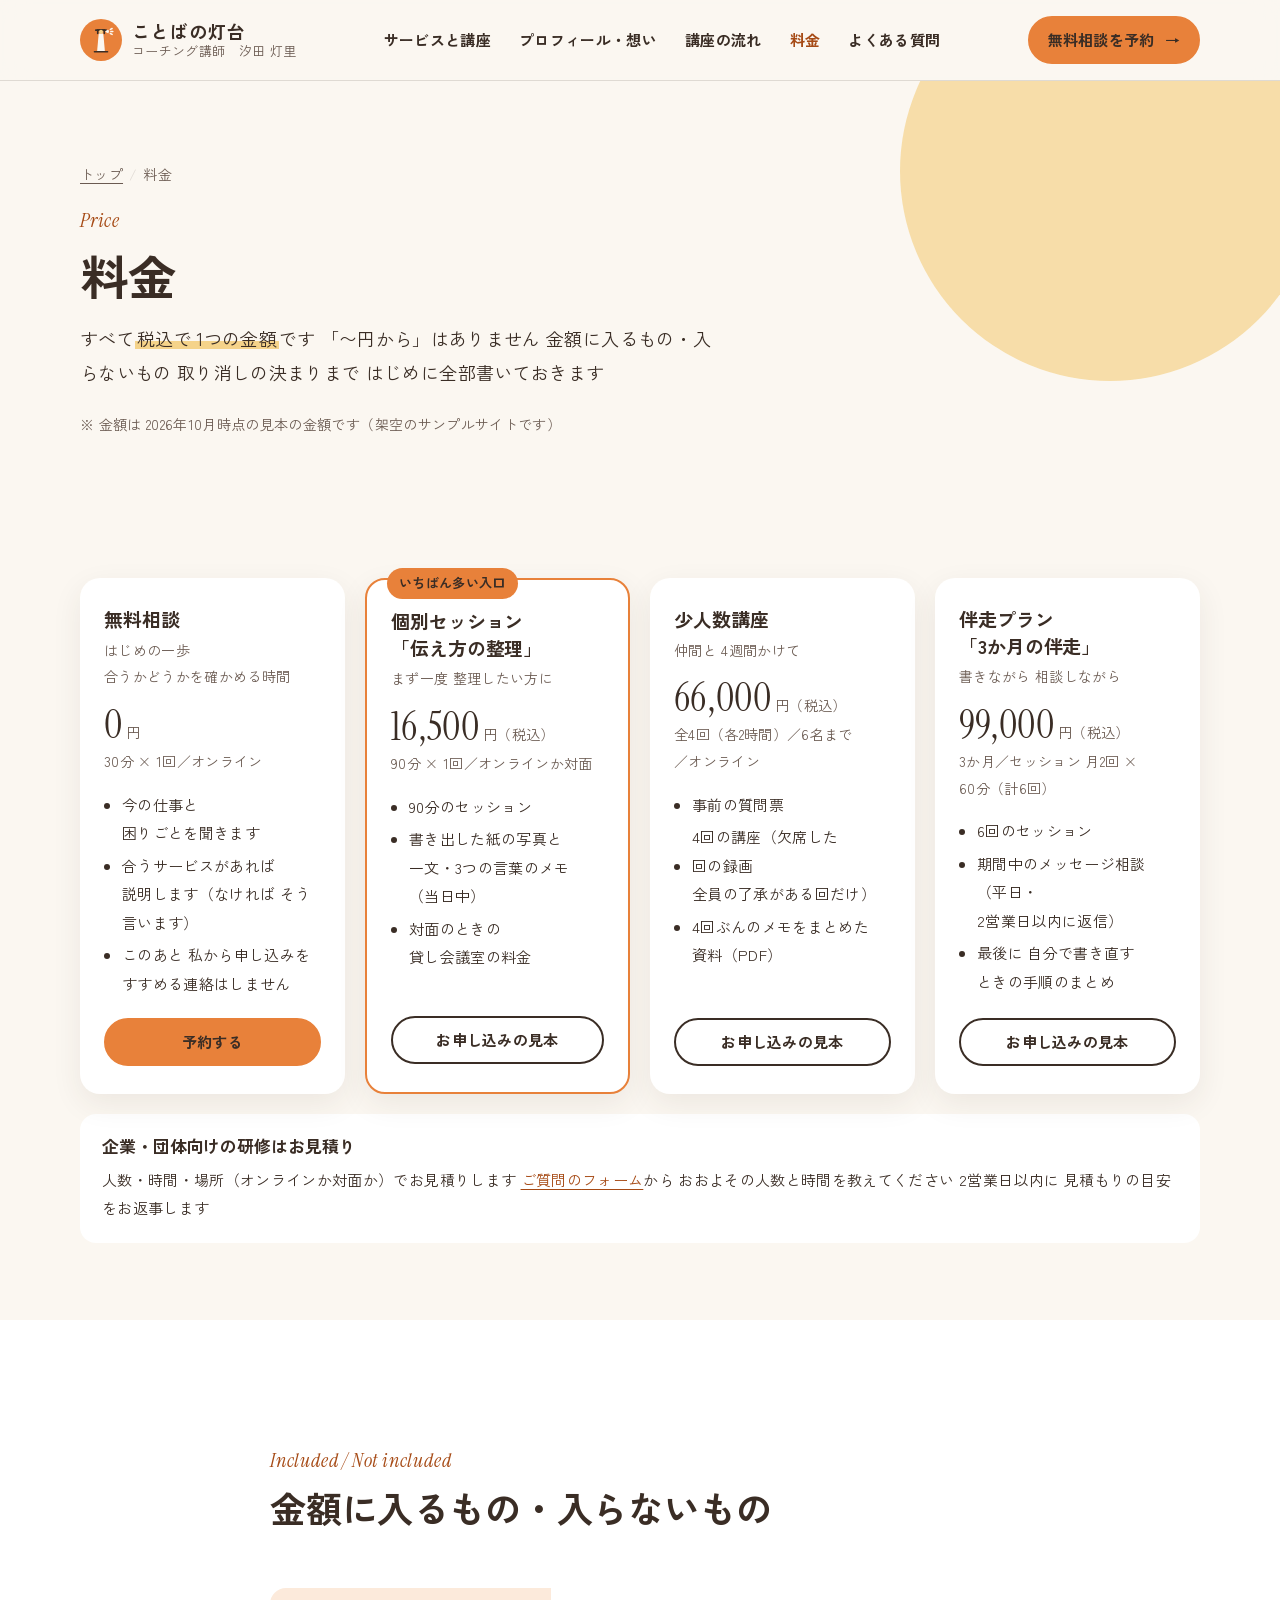
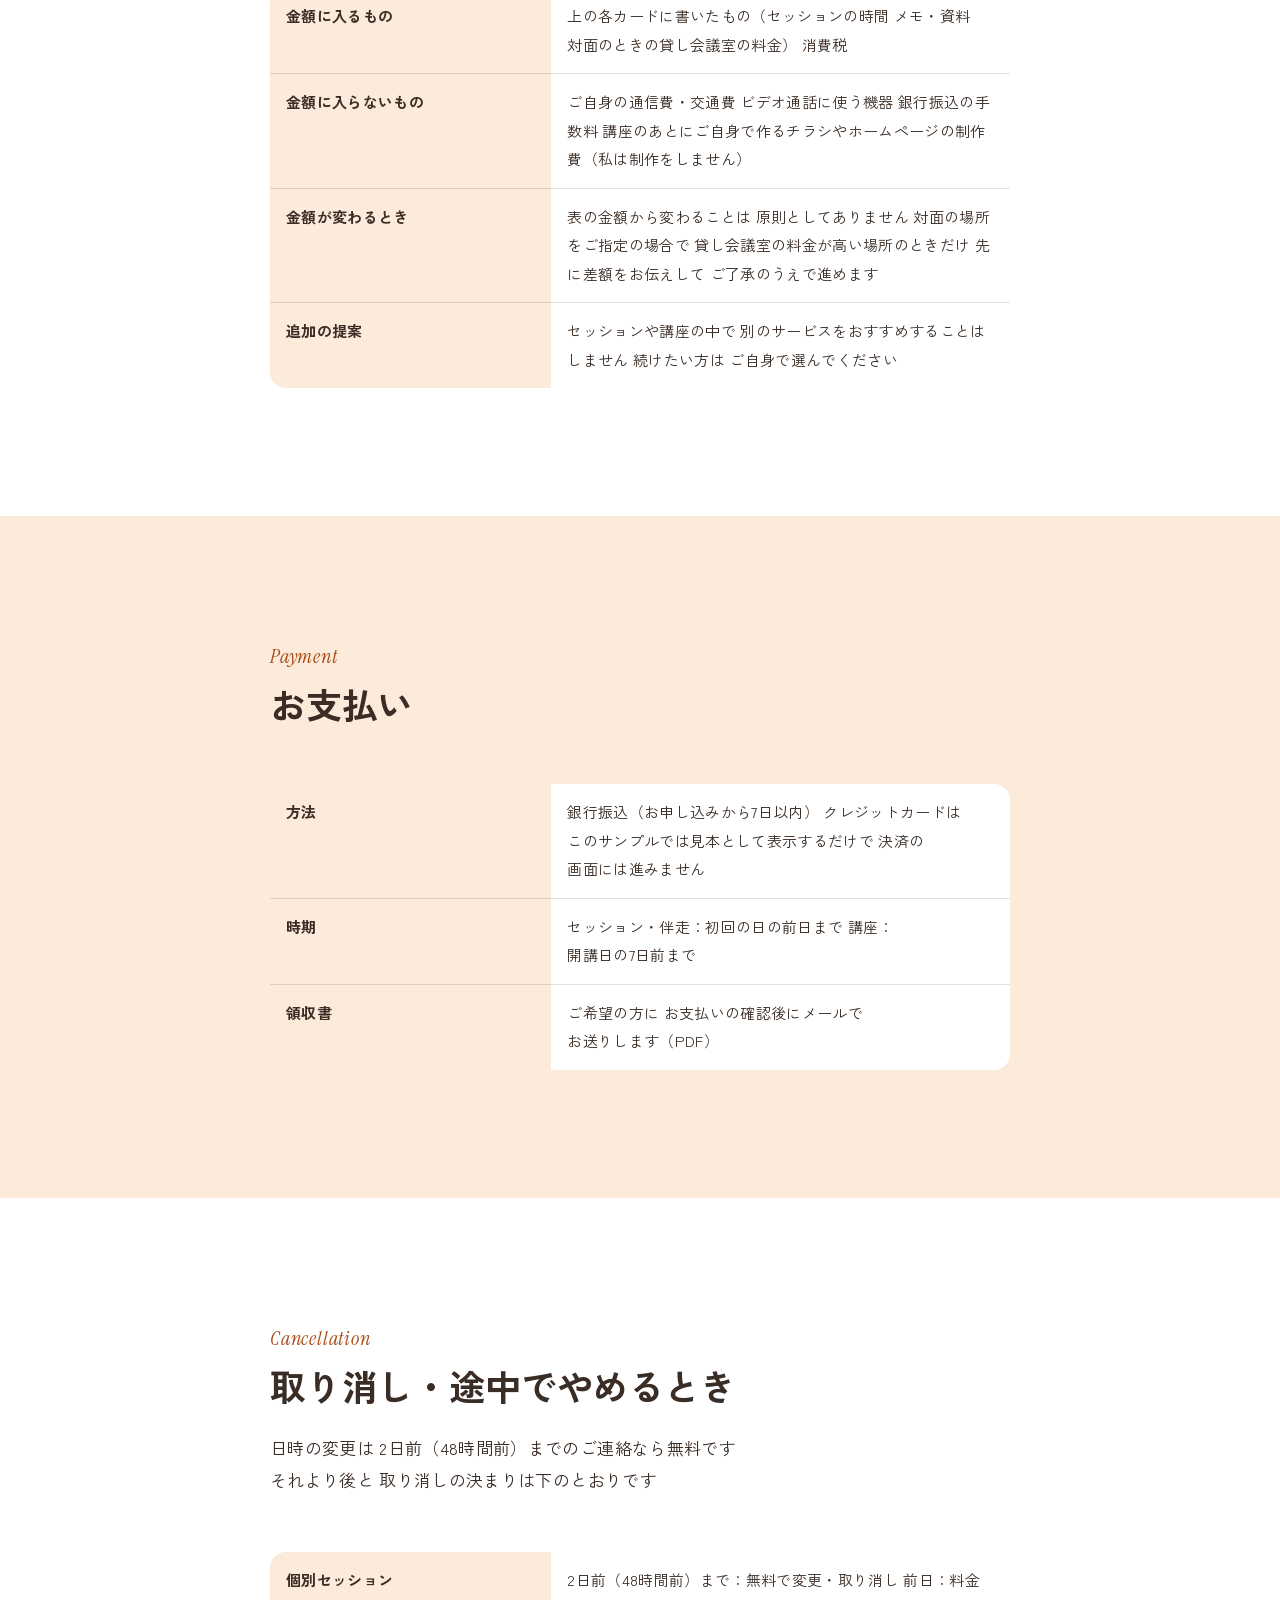
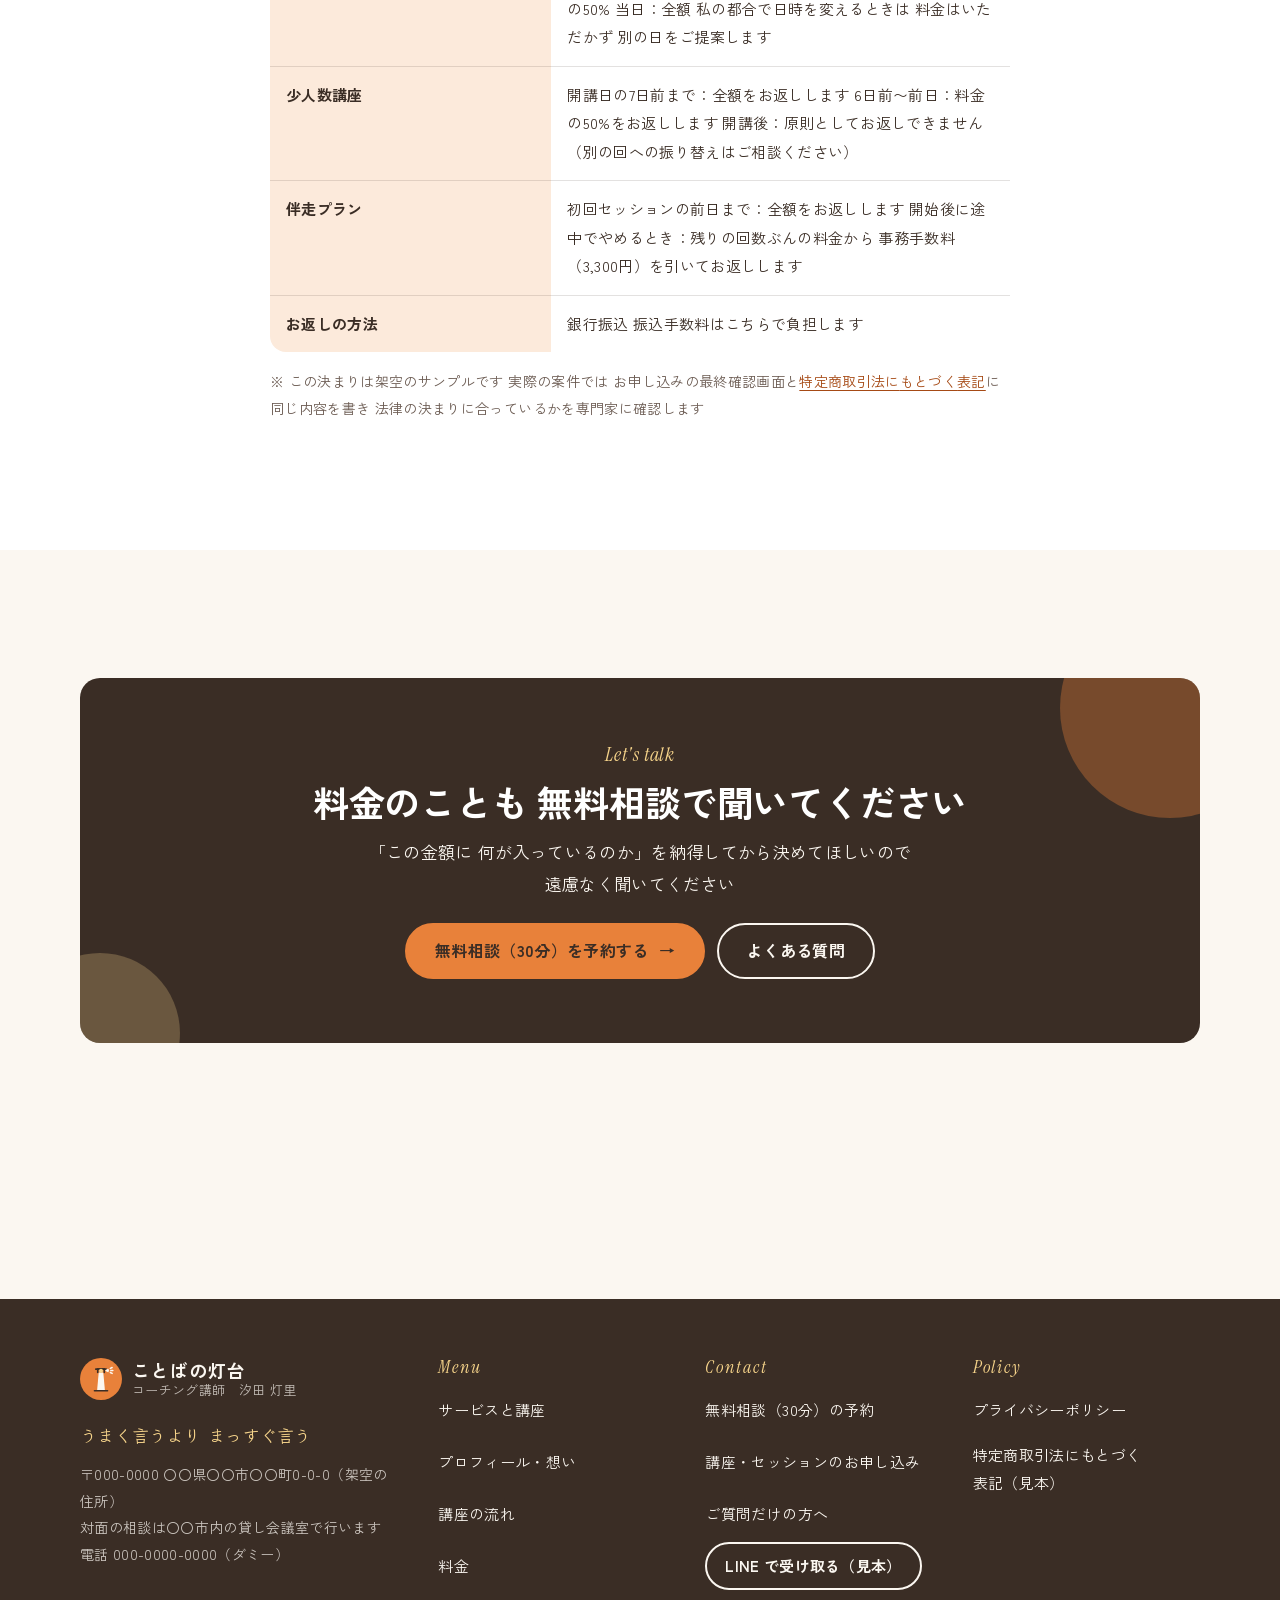
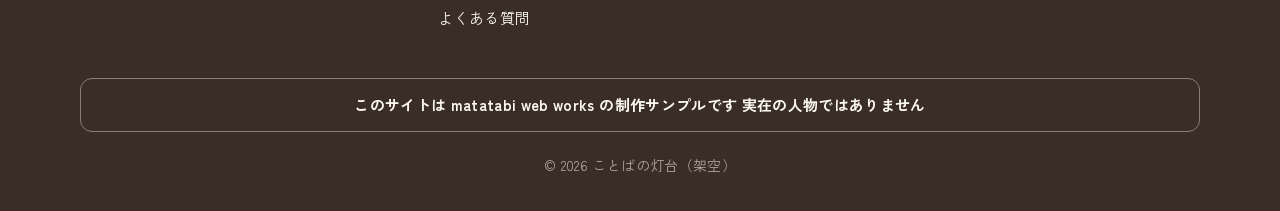
<file: price.html>
<!DOCTYPE html>
<html lang="ja" data-moji="d">
<head>
  <meta charset="UTF-8">
  <meta name="viewport" content="width=device-width, initial-scale=1">
  <meta name="robots" content="noindex">
  <meta name="format-detection" content="telephone=no">
  <title>料金｜ことばの灯台（コーチング講師 汐田 灯里）</title>
  <meta name="description" content="個別セッション 16,500円、少人数講座 66,000円、3か月の伴走 99,000円（すべて税込・2026年10月時点の見本の金額）。金額に入るもの・入らないもの、お支払い、取り消しと途中でやめるときの決まりまで、はじめに全部書いています。">
  <meta property="og:title" content="料金｜ことばの灯台">
  <meta property="og:description" content="税込・1つの金額。金額に入るもの・入らないもの、取り消しの決まりまで。（制作サンプル・架空の人物）">
  <meta property="og:type" content="website">
  <meta property="og:site_name" content="ことばの灯台（制作サンプル）">
  <meta property="og:locale" content="ja_JP">
  <meta name="theme-color" content="#E8813A">
  <link rel="icon" href="images/favicon.svg" type="image/svg+xml">
  <script>document.documentElement.classList.add('js');</script>
  <link rel="preconnect" href="https://fonts.googleapis.com">
  <link rel="preconnect" href="https://fonts.gstatic.com" crossorigin>
  <link rel="stylesheet" data-font="gothic" href="https://fonts.googleapis.com/css2?family=Zen+Kaku+Gothic+New:wght@400;700&amp;text=%20%22%23%25%26%27%28%29%2C-.%2F0123456789%3A%3C%3D%3E%3F%40ABCDEFGHIJKLMNOPQRSTVW%5B%5D_abcdefghijklmnopqrstuvwxy%C2%A9%C3%97%E2%80%94%E2%80%BB%E2%86%92%E2%9C%93%E3%80%81%E3%80%82%E3%80%87%E3%80%8C%E3%80%8D%E3%80%92%E3%80%9C%E3%81%82%E3%81%84%E3%81%86%E3%81%88%E3%81%8A%E3%81%8B%E3%81%8C%E3%81%8D%E3%81%8E%E3%81%8F%E3%81%90%E3%81%91%E3%81%92%E3%81%93%E3%81%94%E3%81%95%E3%81%97%E3%81%98%E3%81%99%E3%81%9A%E3%81%9B%E3%81%9C%E3%81%9D%E3%81%9E%E3%81%9F%E3%81%A0%E3%81%A1%E3%81%A3%E3%81%A4%E3%81%A5%E3%81%A6%E3%81%A7%E3%81%A8%E3%81%A9%E3%81%AA%E3%81%AB%E3%81%AD%E3%81%AE%E3%81%AF%E3%81%B0%E3%81%B2%E3%81%B3%E3%81%B6%E3%81%B8%E3%81%B9%E3%81%BB%E3%81%BE%E3%81%BF%E3%82%80%E3%82%81%E3%82%82%E3%82%84%E3%82%87%E3%82%88%E3%82%89%E3%82%8A%E3%82%8B%E3%82%8C%E3%82%8D%E3%82%8F%E3%82%92%E3%82%93%E3%82%A2%E3%82%A3%E3%82%A4%E3%82%A6%E3%82%A7%E3%82%A9%E3%82%AA%E3%82%AB%E3%82%AF%E3%82%B0%E3%82%B1%E3%82%B3%E3%82%B4%E3%82%B5%E3%82%B6%E3%82%B7%E3%82%B8%E3%82%B9%E3%82%BB%E3%82%BD%E3%82%BF%E3%83%80%E3%83%81%E3%83%83%E3%83%86%E3%83%87%E3%83%88%E3%83%89%E3%83%8A%E3%83%8B%E3%83%8D%E3%83%8E%E3%83%90%E3%83%91%E3%83%93%E3%83%94%E3%83%95%E3%83%96%E3%83%97%E3%83%9A%E3%83%9B%E3%83%9C%E3%83%9D%E3%83%9E%E3%83%9F%E3%83%A0%E3%83%A1%E3%83%A2%E3%83%A5%E3%83%A7%E3%83%A9%E3%83%AA%E3%83%AB%E3%83%AC%E3%83%AD%E3%83%AF%E3%83%B3%E3%83%BB%E3%83%BC%E4%B8%80%E4%B8%87%E4%B8%88%E4%B8%89%E4%B8%8A%E4%B8%8B%E4%B8%8D%E4%B8%A1%E4%B8%A6%E4%B8%AD%E4%BA%86%E4%BA%88%E4%BA%8B%E4%BA%8C%E4%BA%92%E4%BA%A4%E4%BA%BA%E4%BB%8A%E4%BB%8B%E4%BB%95%E4%BB%96%E4%BB%98%E4%BB%A3%E4%BB%A5%E4%BB%AE%E4%BB%B2%E4%BB%B6%E4%BB%BB%E4%BC%81%E4%BC%91%E4%BC%9A%E4%BC%9D%E4%BC%B4%E4%BC%B8%E4%BD%8F%E4%BD%93%E4%BD%95%E4%BD%9C%E4%BD%BF%E4%BE%8B%E4%BE%9B%E4%BE%9D%E4%BE%A1%E4%BF%82%E4%BF%83%E4%BF%9D%E4%BF%A1%E4%BF%AE%E5%80%8B%E5%80%8D%E5%80%9F%E5%80%A4%E5%81%9C%E5%82%99%E5%83%8D%E5%83%8F%E5%84%80%E5%84%AA%E5%85%83%E5%85%88%E5%85%89%E5%85%A5%E5%85%A8%E5%85%AC%E5%85%B7%E5%86%85%E5%86%86%E5%86%8A%E5%86%99%E5%87%BA%E5%88%86%E5%88%87%E5%88%97%E5%88%9D%E5%88%A4%E5%88%A5%E5%88%A9%E5%88%B6%E5%88%B8%E5%88%BA%E5%89%87%E5%89%8A%E5%89%8D%E5%89%AF%E5%89%B2%E5%8A%9B%E5%8A%A0%E5%8A%A9%E5%8B%89%E5%8B%95%E5%8B%99%E5%8C%96%E5%8C%BB%E5%8D%8A%E5%8D%B0%E5%8E%9F%E5%8F%82%E5%8F%8B%E5%8F%8D%E5%8F%8E%E5%8F%96%E5%8F%97%E5%8F%A3%E5%8F%AF%E5%8F%B0%E5%8F%B7%E5%90%84%E5%90%88%E5%90%8C%E5%90%8D%E5%90%91%E5%90%AB%E5%91%8A%E5%91%B3%E5%91%BC%E5%93%81%E5%93%A1%E5%95%86%E5%95%8F%E5%96%B6%E5%99%A8%E5%9B%9E%E5%9B%A3%E5%9B%B0%E5%9B%B2%E5%9B%B3%E5%9B%BA%E5%9B%BD%E5%9C%9F%E5%9C%A8%E5%9C%B0%E5%9F%8B%E5%9F%9F%E5%A0%B1%E5%A0%B4%E5%A2%83%E5%A2%97%E5%A3%AB%E5%A3%B0%E5%A3%B2%E5%A4%89%E5%A4%96%E5%A4%9A%E5%A4%A7%E5%A4%AB%E5%A5%91%E5%A5%B3%E5%A7%8B%E5%A9%A6%E5%AD%90%E5%AD%97%E5%AD%98%E5%AE%85%E5%AE%88%E5%AE%89%E5%AE%8C%E5%AE%9A%E5%AE%9B%E5%AE%9F%E5%AE%A2%E5%AE%A4%E5%AE%B6%E5%AE%B9%E5%AE%BF%E5%AF%84%E5%AF%BE%E5%B0%82%E5%B0%8F%E5%B0%91%E5%B1%8A%E5%B1%8B%E5%B1%B1%E5%B7%A5%E5%B7%A6%E5%B7%AE%E5%B8%82%E5%B8%8C%E5%B8%AB%E5%B8%AD%E5%B9%B3%E5%B9%B4%E5%BA%81%E5%BA%83%E5%BA%97%E5%BA%A6%E5%BA%A7%E5%BC%81%E5%BC%8F%E5%BC%95%E5%BC%B5%E5%BC%B7%E5%BD%93%E5%BD%A2%E5%BD%B9%E5%BE%8B%E5%BE%8C%E5%BE%97%E5%BE%B4%E5%BF%83%E5%BF%85%E5%BF%9C%E6%80%9D%E6%80%A5%E6%80%A7%E6%82%A9%E6%82%AA%E6%83%85%E6%83%B3%E6%84%8F%E6%84%9F%E6%85%8B%E6%85%AE%E6%88%90%E6%88%BB%E6%89%80%E6%89%8B%E6%89%93%E6%89%95%E6%89%B1%E6%89%BF%E6%8A%95%E6%8A%98%E6%8A%BC%E6%8B%85%E6%8C%81%E6%8C%87%E6%8C%AF%E6%8E%A2%E6%8E%A5%E6%8E%B2%E6%8F%90%E6%8F%9B%E6%93%8D%E6%94%AF%E6%94%BF%E6%95%99%E6%95%B0%E6%95%B4%E6%96%87%E6%96%99%E6%96%AD%E6%96%B0%E6%96%B9%E6%96%BD%E6%97%8F%E6%97%A5%E6%98%8E%E6%98%9F%E6%99%82%E6%9B%9C%E6%9B%B4%E6%9B%B8%E6%9B%BF%E6%9C%80%E6%9C%88%E6%9C%9B%E6%9C%9F%E6%9C%A8%E6%9C%AB%E6%9C%AC%E6%9C%BA%E6%9D%90%E6%9D%9F%E6%9D%A1%E6%9D%A5%E6%9E%90%E6%9E%9A%E6%9E%9C%E6%9E%A0%E6%9E%B6%E6%A0%BC%E6%A1%88%E6%A5%AD%E6%A6%82%E6%A7%8B%E6%A7%98%E6%A8%AA%E6%A9%9F%E6%AC%84%E6%AC%A0%E6%AC%A1%E6%AD%A2%E6%AD%A3%E6%AD%A9%E6%AD%B4%E6%AE%8B%E6%AE%B5%E6%AF%8E%E6%B0%8F%E6%B0%97%E6%B0%B4%E6%B1%82%E6%B1%90%E6%B1%BA%E6%B3%81%E6%B3%95%E6%B3%A8%E6%B3%B3%E6%B4%BE%E6%B5%81%E6%B6%88%E6%B7%B1%E6%B7%BB%E6%B8%88%E6%B8%9B%E6%B8%A1%E6%BA%80%E6%BA%96%E6%BB%9E%E7%81%AB%E7%81%AF%E7%82%B9%E7%84%A1%E7%85%A7%E7%89%A9%E7%89%B9%E7%8A%B6%E7%8B%AC%E7%8F%BE%E7%90%86%E7%92%B0%E7%94%9F%E7%94%A3%E7%94%A8%E7%94%B0%E7%94%B1%E7%94%B3%E7%94%BA%E7%94%BB%E7%95%A5%E7%95%AA%E7%99%82%E7%99%BA%E7%99%BB%E7%99%BD%E7%9A%84%E7%9B%AE%E7%9B%B4%E7%9B%B8%E7%9C%81%E7%9C%8C%E7%9C%9F%E7%9F%A5%E7%9F%AD%E7%A0%94%E7%A2%BA%E7%A4%BA%E7%A4%BC%E7%A4%BE%E7%A5%9D%E7%A5%A8%E7%A7%81%E7%A7%BB%E7%A8%8B%E7%A8%8E%E7%A8%AE%E7%A8%BF%E7%A9%8D%E7%A9%BA%E7%AA%93%E7%AB%8B%E7%AB%A0%E7%AB%AF%E7%AC%AC%E7%AD%86%E7%AD%94%E7%AE%87%E7%AE%97%E7%AE%B1%E7%AF%84%E7%B4%84%E7%B4%8D%E7%B4%99%E7%B4%B9%E7%B5%82%E7%B5%84%E7%B5%8C%E7%B5%90%E7%B5%A1%E7%B6%99%E7%B6%9A%E7%B7%8A%E7%B7%92%E7%B7%A0%E7%B7%B4%E7%B8%BE%E7%BD%AE%E7%BD%B2%E7%BE%85%E7%BE%A9%E7%BF%92%E8%80%83%E8%80%85%E8%81%9E%E8%81%B7%E8%83%8C%E8%83%BD%E8%87%AA%E8%88%B9%E8%89%AF%E8%8A%B1%E8%8B%A6%E8%91%89%E8%A1%8C%E8%A1%A8%E8%A3%9C%E8%A6%81%E8%A6%8B%E8%A6%8F%E8%A6%9A%E8%A6%A7%E8%A7%A3%E8%A8%80%E8%A8%82%E8%A8%88%E8%A8%98%E8%A8%B1%E8%A8%BC%E8%A9%A6%E8%A9%B1%E8%AA%8D%E8%AA%9E%E8%AA%A4%E8%AA%AC%E8%AA%AD%E8%AA%BF%E8%AB%87%E8%AB%8B%E8%AC%9B%E8%AD%B0%E8%AD%B7%E8%B2%A0%E8%B2%A9%E8%B2%B8%E8%B2%BB%E8%B3%87%E8%B3%AA%E8%B5%B0%E8%B5%B7%E8%B6%B3%E8%BA%AB%E8%BC%89%E8%BE%BC%E8%BF%91%E8%BF%94%E8%BF%AB%E8%BF%B7%E8%BF%BD%E9%80%80%E9%80%81%E9%80%94%E9%80%9A%E9%80%A3%E9%80%B1%E9%80%B2%E9%81%85%E9%81%8B%E9%81%93%E9%81%95%E9%81%A0%E9%81%B8%E9%83%A8%E9%83%BD%E9%85%8D%E9%87%8C%E9%87%8D%E9%87%8F%E9%87%91%E9%87%A3%E9%8A%80%E9%8C%B2%E9%95%B7%E9%96%80%E9%96%89%E9%96%8B%E9%96%93%E9%96%A2%E9%99%8D%E9%99%90%E9%99%A4%E9%9A%8E%E9%9A%9B%E9%9B%86%E9%9B%A2%E9%9B%BB%E9%9D%A2%E9%9F%B3%E9%A0%85%E9%A0%86%E9%A0%88%E9%A0%90%E9%A0%98%E9%A0%AD%E9%A0%BC%E9%A1%8C%E9%A1%8D%E9%A1%94%E9%A1%98%E9%A1%9E%E9%A3%9B%E9%A8%93%E9%AB%98%E9%AD%85%EF%BC%88%EF%BC%89%EF%BC%8B%EF%BC%8F%EF%BC%9A%EF%BC%9F%EF%BC%BB%EF%BC%BD%EF%BD%9C&amp;display=swap">
  <link rel="stylesheet" data-font="hand" href="https://fonts.googleapis.com/css2?family=Klee+One:wght@600&amp;text=%E3%80%81%E3%80%82%E3%80%8C%E3%80%8D%E3%81%82%E3%81%84%E3%81%86%E3%81%88%E3%81%8B%E3%81%8C%E3%81%8D%E3%81%8F%E3%81%90%E3%81%91%E3%81%93%E3%81%97%E3%81%98%E3%81%99%E3%81%9A%E3%81%9B%E3%81%9F%E3%81%A0%E3%81%A3%E3%81%A6%E3%81%A7%E3%81%A8%E3%81%AA%E3%81%AB%E3%81%AE%E3%81%AF%E3%81%B0%E3%81%B3%E3%81%B6%E3%81%BB%E3%81%BE%E3%82%80%E3%82%81%E3%82%88%E3%82%89%E3%82%8A%E3%82%92%E3%82%93%E3%82%B8%E3%83%9A%E3%83%BC%E4%B8%8A%E4%BA%BA%E4%BC%B8%E5%85%89%E5%87%BA%E5%8F%B0%E5%90%91%E5%B1%8A%E6%89%8B%E6%96%B9%E6%B1%90%E7%81%AF%E7%85%A7%E7%94%B0%E7%B5%8C%E8%83%8C%E8%91%89%E8%A6%81%E8%A8%80%E9%80%B2%E9%81%A0%E9%87%8C%E9%A8%93&amp;display=swap">
  <link rel="stylesheet" data-font="accent" href="https://fonts.googleapis.com/css2?family=Instrument+Serif:ital@0;1&amp;text=%20%26%28%29%2C.%2F0123456789%3AABCFHIJKLNOPQSTVWabcdefghiklmnopqrstuvwy%E2%80%94%E3%80%9C%E5%86%86&amp;display=swap">
  <link rel="stylesheet" href="css/style.css?v=20261031-4">
  <script src="js/main.js?v=20261008-5" defer></script>
</head>
<body class="has-fixed-cta">
  <a href="#main" class="skip-link">本文へ<wbr>移動</a>
<!-- @header -->
<header class="site-header">
  <div class="container site-header__inner">
    <a href="index.html" class="site-logo" aria-label="ことばの灯台 トップページ">
      <img class="site-logo__mark" src="images/logo-mark.svg" alt="" width="42" height="42">
      <span class="site-logo__text"><span class="site-logo__name">ことばの<wbr>灯台</span><span class="site-logo__sub"><wbr>コーチング<wbr>講師　汐田 灯里</span></span>
    </a>
    <nav class="site-nav" id="site-nav" aria-label="メインメニュー">
      <ul class="site-nav__list">
        <li data-wrap="phrase"><a href="services.html">サービスと<wbr>講座</a></li>
        <li data-wrap="phrase"><a href="about.html">プロフィール・想い</a></li>
        <li data-wrap="phrase"><a href="flow.html">講座の<wbr>流れ</a></li>
        <li data-wrap="phrase"><a href="price.html">料金</a></li>
        <li data-wrap="phrase"><a href="faq.html">よく<wbr>ある<wbr>質問</a></li>
        <li data-wrap="phrase" class="site-nav__contact"><a href="contact.html">ご相談・<wbr>お申し込み</a></li>
      </ul>
      <p data-clauses="1" data-wrap="phrase" class="site-nav__note"><span class="kc">この<wbr>サイトは<wbr>制作<wbr>サンプルです</span> <span class="kc"><wbr>フォーム・予約・申し込みは どこにも<wbr>送信されません</span></p>
    </nav>
    <div class="site-header__actions">
      <a href="contact.html#reserve" class="btn btn--primary btn--small site-header__cta">無料相談を<wbr>予約 <span class="arrow" aria-hidden="true">→</span></a>
      <a href="contact.html#reserve" class="btn btn--primary btn--small site-header__cta--sp">相談</a>
      <button type="button" class="menu-toggle" aria-expanded="false" aria-controls="site-nav"><span class="menu-toggle__bars"><span></span></span><span class="menu-toggle__label">メニュー</span></button>
    </div>
  </div>
</header>
<!-- @/header -->
  <main id="main">
    <section class="page-hero">
      <div class="container">
        <ol class="breadcrumb" aria-label="現在のページ"><li data-wrap="phrase"><a href="index.html">トップ</a></li><li data-wrap="phrase">料金</li></ol>
        <span class="eyebrow">Price</span>
        <h1>料金</h1>
        <p class="lead">すべて<span class="marker"><wbr>税込で 1つの<wbr>金額</span>です 「〜円から」は<wbr>ありません 金額に<wbr>入る<wbr>もの<wbr>・入らない<wbr>もの 取り消しの<wbr>決まりまで はじめに<wbr>全部<wbr>書いておきます</p>
        <p data-wrap="phrase" class="note">※ 金額は 2026年10月時点の<wbr>見本の<wbr>金額です<wbr>（架空の<wbr>サンプルサイトです）</p>
      </div>
    </section>

    <section class="section section--tight" aria-labelledby="list-title">
      <div class="container">
        <h2 class="visually-hidden" id="list-title">料金の<wbr>一覧</h2>
        <div class="price-cards">
          <div class="price-card reveal" id="free">
            <h3>無料相談</h3>
            <p data-clauses="1" data-wrap="phrase" class="price-card__for"><span class="kc">はじめの<wbr>一歩</span> <span class="kc"><wbr>合うか<wbr>どうかを<wbr>確かめる<wbr>時間</span></p>
            <p data-wrap="phrase" class="price-card__price">0<small>円</small></p>
            <p data-wrap="phrase" class="price-card__unit">30分 × 1回／オンライン</p>
            <ul>
              <li data-wrap="phrase">今の<wbr>仕事と<wbr>困りごとを<wbr>聞きます</li>
              <li data-wrap="phrase">合う<wbr>サービスが<wbr>あれば<wbr>説明します<wbr>（なければ そう<wbr>言います）</li>
              <li data-wrap="phrase">この<wbr>あと 私から<wbr>申し込みを<wbr>すすめる<wbr>連絡は<wbr>しません</li>
            </ul>
            <a href="contact.html#reserve" class="btn btn--primary btn--small">予約する</a>
          </div>
          <div class="price-card price-card--featured reveal" id="session" style="--d:0.08s">
            <span class="price-card__tag">いちばん<wbr>多い<wbr>入口</span>
            <h3>個別セッション<wbr>「伝え方の<wbr>整理」</h3>
            <p data-wrap="phrase" class="price-card__for">まず<wbr>一度 整理したい<wbr>方に</p>
            <p data-wrap="phrase" class="price-card__price">16,500<small>円<wbr>（税込）</small></p>
            <p data-wrap="phrase" class="price-card__unit">90分 × 1回／オンラインか<wbr>対面</p>
            <ul>
              <li data-wrap="phrase">90分の<wbr>セッション</li>
              <li data-wrap="phrase">書き出した<wbr>紙の<wbr>写真と 一文・3つの<wbr>言葉の<wbr>メモ<wbr>（<wbr>当日中）</li>
              <li data-wrap="phrase">対面の<wbr>ときの<wbr>貸し会議室の<wbr>料金</li>
            </ul>
            <a href="contact.html#apply" class="btn btn--secondary btn--small">お申し込みの<wbr>見本</a>
          </div>
          <div class="price-card reveal" id="course" style="--d:0.16s">
            <h3>少人<wbr>数講座</h3>
            <p data-wrap="phrase" class="price-card__for">仲間と 4週間かけて</p>
            <p data-wrap="phrase" class="price-card__price">66,000<small>円<wbr>（税込）</small></p>
            <p data-wrap="phrase" class="price-card__unit">全4回<wbr>（各2時間）<wbr>／6名まで<wbr>／オンライン</p>
            <ul>
              <li data-wrap="phrase">事前の<wbr>質問票</li>
              <li data-clauses="1" data-wrap="phrase"><span class="kc">4回の<wbr>講座<wbr>（欠席した<wbr>回の<wbr>録画</span> <span class="kc"><wbr>全員の<wbr>了承が<wbr>ある回だけ）</span></li>
              <li data-wrap="phrase">4回ぶんの<wbr>メモを<wbr>まとめた<wbr>資料<wbr>（PDF）</li>
            </ul>
            <a href="contact.html#apply" class="btn btn--secondary btn--small">お申し込みの<wbr>見本</a>
          </div>
          <div class="price-card reveal" id="accompany" style="--d:0.24s">
            <h3>伴走<wbr>プラン「3か月の<wbr>伴走」</h3>
            <p data-wrap="phrase" class="price-card__for">書きながら 相談しながら</p>
            <p data-wrap="phrase" class="price-card__price">99,000<small>円<wbr>（税込）</small></p>
            <p data-wrap="phrase" class="price-card__unit">3か<wbr>月／セッション 月<wbr>2回 × 60分<wbr>（計6回）</p>
            <ul>
              <li data-wrap="phrase">6回の<wbr>セッション</li>
              <li data-wrap="phrase">期間中の<wbr>メッセージ相談<wbr>（平日・2営業日以内に<wbr>返信）</li>
              <li data-wrap="phrase">最後に 自分で<wbr>書き直す<wbr>ときの<wbr>手順の<wbr>まとめ</li>
            </ul>
            <a href="contact.html#apply" class="btn btn--secondary btn--small">お申し込みの<wbr>見本</a>
          </div>
        </div>
        <div class="price-note reveal">
          <h3>企業・団体<wbr>向けの<wbr>研修は<wbr>お見積り</h3>
          <p>人数・時間・場所<wbr>（オンラインか<wbr>対面か）で<wbr>お見積りします <a href="contact.html#question"><wbr>ご質問の<wbr>フォーム</a>から おおよその<wbr>人数と<wbr>時間を<wbr>教えてください 2営業日以内に 見積もりの<wbr>目安を<wbr>お返事します</p>
        </div>
      </div>
    </section>

    <section class="section section--white" aria-labelledby="include-title">
      <div class="container container--narrow">
        <div class="section-head reveal">
          <span class="eyebrow">Included / Not included</span>
          <h2 id="include-title">金額に<wbr>入る<wbr>もの<wbr>・入らない<wbr>もの</h2>
        </div>
        <div class="table-wrap reveal">
          <table class="price-table">
            <tr><th>金額に<wbr>入る<wbr>もの</th><td data-wrap="phrase">上の<wbr>各カードに<wbr>書いた<wbr>もの<wbr>（セッションの<wbr>時間 メモ・資料 対面の<wbr>ときの<wbr>貸し会議室の<wbr>料金） 消費税</td></tr>
            <tr><th>金額に<wbr>入らない<wbr>もの</th><td>ご自身の<wbr>通信費・交通費 ビデオ<wbr>通話に<wbr>使う機器 銀行振込の<wbr>手数<wbr>料 講座の<wbr>あとに<wbr>ご自身で<wbr>作る<wbr>チラシや<wbr>ホームページの<wbr>制作費<wbr>（私は<wbr>制作を<wbr>しません）</td></tr>
            <tr><th>金額が<wbr>変わる<wbr>とき</th><td>表の<wbr>金額から<wbr>変わる<wbr>ことは 原則と<wbr>してありません 対面の<wbr>場所を<wbr>ご指定の<wbr>場合で 貸し会議室の<wbr>料金が<wbr>高い<wbr>場所の<wbr>ときだけ 先に<wbr>差額を<wbr>お伝えして ご了承の<wbr>うえで<wbr>進めます</td></tr>
            <tr><th>追加の<wbr>提案</th><td data-wrap="phrase">セッションや<wbr>講座の<wbr>中で 別の<wbr>サービスを<wbr>おすすめする<wbr>ことは<wbr>しません 続けたい<wbr>方は ご自身で<wbr>選んでください</td></tr>
          </table>
        </div>
      </div>
    </section>

    <section class="section section--pale" aria-labelledby="pay-title">
      <div class="container container--narrow">
        <div class="section-head reveal">
          <span class="eyebrow">Payment</span>
          <h2 id="pay-title">お支払い</h2>
        </div>
        <div class="table-wrap reveal">
          <table class="price-table">
            <tr><th>方<wbr>法</th><td data-wrap="phrase">銀行振込<wbr>（お申し込みから<wbr>7日以内） クレジットカードは この<wbr>サンプルでは<wbr>見本と<wbr>して<wbr>表示するだけで 決済の<wbr>画面には<wbr>進みません</td></tr>
            <tr><th>時期</th><td data-wrap="phrase">セッション・<wbr>伴走：初回の<wbr>日の<wbr>前日まで 講座：開講日の<wbr>7日前まで</td></tr>
            <tr><th>領収書</th><td data-wrap="phrase">ご希望の<wbr>方に お支払いの<wbr>確認後に<wbr>メールで<wbr>お送りします<wbr>（PDF）</td></tr>
          </table>
        </div>
      </div>
    </section>

    <section class="section section--white" aria-labelledby="cancel-title" id="cancel">
      <div class="container container--narrow">
        <div class="section-head reveal">
          <span class="eyebrow">Cancellation</span>
          <h2 id="cancel-title">取り消し・途中で<wbr>やめる<wbr>とき</h2>
          <p data-clauses="1" data-wrap="phrase"><span class="kc">日時の<wbr>変更は 2日前<wbr>（48時間前）までの<wbr>ご連絡なら<wbr>無料です</span> <span class="kc"><wbr>それより<wbr>後と 取り消しの<wbr>決まりは<wbr>下の<wbr>とおりです</span></p>
        </div>
        <div class="table-wrap reveal">
          <table class="price-table">
            <tr><th>個別セッション</th><td>2日前<wbr>（48時間前）<wbr>まで<wbr>：無料で<wbr>変更・取り消し 前日：料金の<wbr>50% 当日：全額 私の<wbr>都合で<wbr>日時を<wbr>変える<wbr>ときは 料金は<wbr>いただかず 別の<wbr>日を<wbr>ご提案します</td></tr>
            <tr><th>少人<wbr>数講座</th><td>開講日の<wbr>7日前まで<wbr>：全額を<wbr>お返しします 6日前〜<wbr>前日：料金の<wbr>50%を<wbr>お返しします 開講後：原則と<wbr>してお返しできません<wbr>（別の<wbr>回への<wbr>振り替えは<wbr>ご相談ください）</td></tr>
            <tr><th>伴走プラン</th><td>初回<wbr>セッションの<wbr>前日まで<wbr>：全額を<wbr>お返しします 開始後に<wbr>途中で<wbr>やめる<wbr>とき：残りの<wbr>回数ぶんの<wbr>料金から 事務手数料<wbr>（3,300円）を<wbr>引いて<wbr>お返しします</td></tr>
            <tr><th>お返しの<wbr>方法</th><td data-wrap="phrase">銀行振込 振込手数料は<wbr>こちらで<wbr>負担します</td></tr>
          </table>
        </div>
        <p class="note reveal" style="margin-top:16px">※ この<wbr>決まりは<wbr>架空の<wbr>サンプルです 実際の<wbr>案件では お申し込みの<wbr>最終確認画面と<a href="tokushoho.html"><wbr>特定商取引法に<wbr>もとづく<wbr>表記</a>に<wbr>同じ<wbr>内容を<wbr>書き 法律の<wbr>決まりに<wbr>合っているかを<wbr>専門家に<wbr>確認します</p>
      </div>
    </section>

    <section class="section" aria-labelledby="cta-title">
      <div class="container">
        <div class="cta-band reveal">
          <span class="eyebrow">Let's talk</span>
          <h2 data-clauses="1" id="cta-title"><span class="kc">料金の<wbr>ことも</span> <span class="kc"><wbr>無料相談で<wbr>聞いてください</span></h2>
          <p data-wrap="phrase">「この<wbr>金額に 何が<wbr>入っているのか」を<wbr>納得してから<wbr>決めてほしいので 遠慮なく<wbr>聞いてください</p>
          <div class="btn-row btn-row--center">
            <a href="contact.html#reserve" class="btn btn--primary">無料相談<wbr>（30分）を<wbr>予約する <span class="arrow" aria-hidden="true">→</span></a>
            <a href="faq.html" class="btn btn--secondary">よく<wbr>ある<wbr>質問</a>
          </div>
        </div>
      </div>
    </section>
  </main>
<!-- @footer -->
<footer class="site-footer">
  <div class="container">
    <div class="site-footer__top">
      <div class="site-footer__brand">
        <a href="index.html" class="site-logo" aria-label="ことばの灯台 トップページ">
          <img class="site-logo__mark" src="images/logo-mark.svg" alt="" width="42" height="42">
          <span class="site-logo__text"><span class="site-logo__name">ことばの<wbr>灯台</span><span class="site-logo__sub"><wbr>コーチング<wbr>講師　汐田 灯里</span></span>
        </a>
        <p data-wrap="phrase" class="site-footer__tag">うまく<wbr>言うより まっすぐ<wbr>言う</p>
        <p class="site-footer__addr">〒000-0000 〇〇県〇〇市〇〇町0-0-0<wbr>（架空の<wbr>住所）<br>対面の<wbr>相談は<wbr>〇〇市内の<wbr>貸し会議室で<wbr>行います<br>電話 000-0000-0000<wbr>（ダミー）</p>
      </div>
      <nav class="site-footer__nav" aria-label="フッターメニュー：ご案内">
        <h2>Menu</h2>
        <ul>
          <li data-wrap="phrase"><a href="services.html">サービスと<wbr>講座</a></li>
          <li data-wrap="phrase"><a href="about.html">プロフィール・想い</a></li>
          <li data-wrap="phrase"><a href="flow.html">講座の<wbr>流れ</a></li>
          <li data-wrap="phrase"><a href="price.html">料金</a></li>
          <li data-wrap="phrase"><a href="faq.html">よく<wbr>ある<wbr>質問</a></li>
        </ul>
      </nav>
      <nav class="site-footer__nav" aria-label="フッターメニュー：ご相談">
        <h2>Contact</h2>
        <ul>
          <li data-wrap="phrase"><a href="contact.html#reserve">無料相談<wbr>（30分）の<wbr>予約</a></li>
          <li data-wrap="phrase"><a href="contact.html#apply">講座・セッションの<wbr>お申し込み</a></li>
          <li data-wrap="phrase"><a href="contact.html#question">ご質問だけの<wbr>方へ</a></li>
          <li><button type="button" class="btn btn--small btn--secondary" data-sample="line" style="color:var(--c-base);border-color:var(--c-base)">LINE で<wbr>受け取る<wbr>（見本）</button></li>
        </ul>
      </nav>
      <nav class="site-footer__nav" aria-label="フッターメニュー：表記">
        <h2>Policy</h2>
        <ul>
          <li data-wrap="phrase"><a href="privacy.html">プライバシーポリシー</a></li>
          <li data-wrap="phrase"><a href="tokushoho.html">特定商取引法に<wbr>もとづく<wbr>表記<wbr>（見本）</a></li>
        </ul>
      </nav>
    </div>
    <p data-clauses="1" data-wrap="phrase" class="site-footer__sample"><span class="kc">この<wbr>サイトは matatabi web works の<wbr>制作<wbr>サンプルです</span> <span class="kc"><wbr>実在の<wbr>人物ではありません</span></p>
    <p data-wrap="phrase" class="site-footer__copy">© <span data-year>2026</span> ことばの<wbr>灯台<wbr>（架空）</p>
  </div>
</footer>
<div class="fixed-cta" aria-label="相談の入口">
  <button type="button" class="fixed-cta__line" data-sample="line"><svg viewBox="0 0 24 24" aria-hidden="true" fill="none" stroke="currentColor" stroke-width="2" stroke-linecap="round" stroke-linejoin="round"><path d="M4 5h16v11H9l-5 4z"/><path d="M8 9h8M8 12h5"/></svg>LINE<wbr>（見本）</button>
  <a href="contact.html#reserve" class="fixed-cta__reserve">無料相談を<wbr>予約 <span aria-hidden="true">→</span></a>
</div>
<!-- @/footer -->
</body>
</html>
</file>
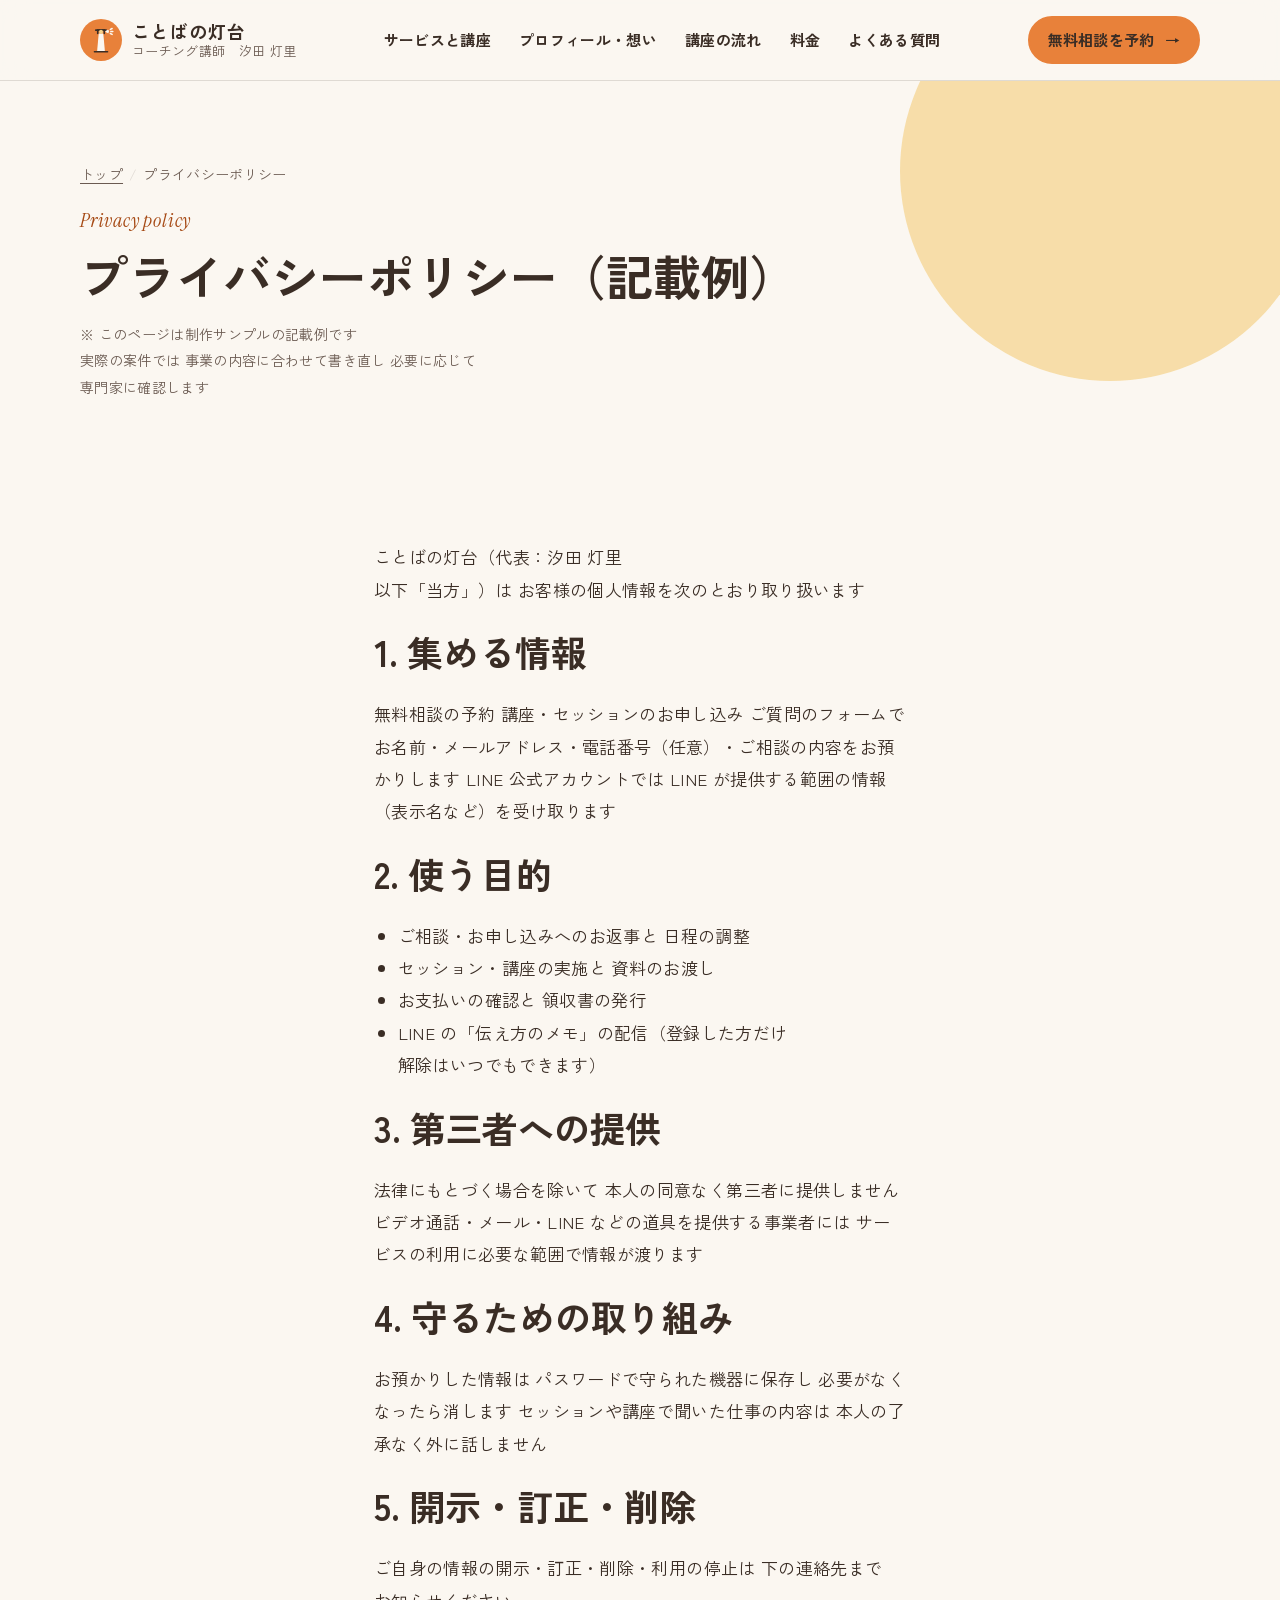
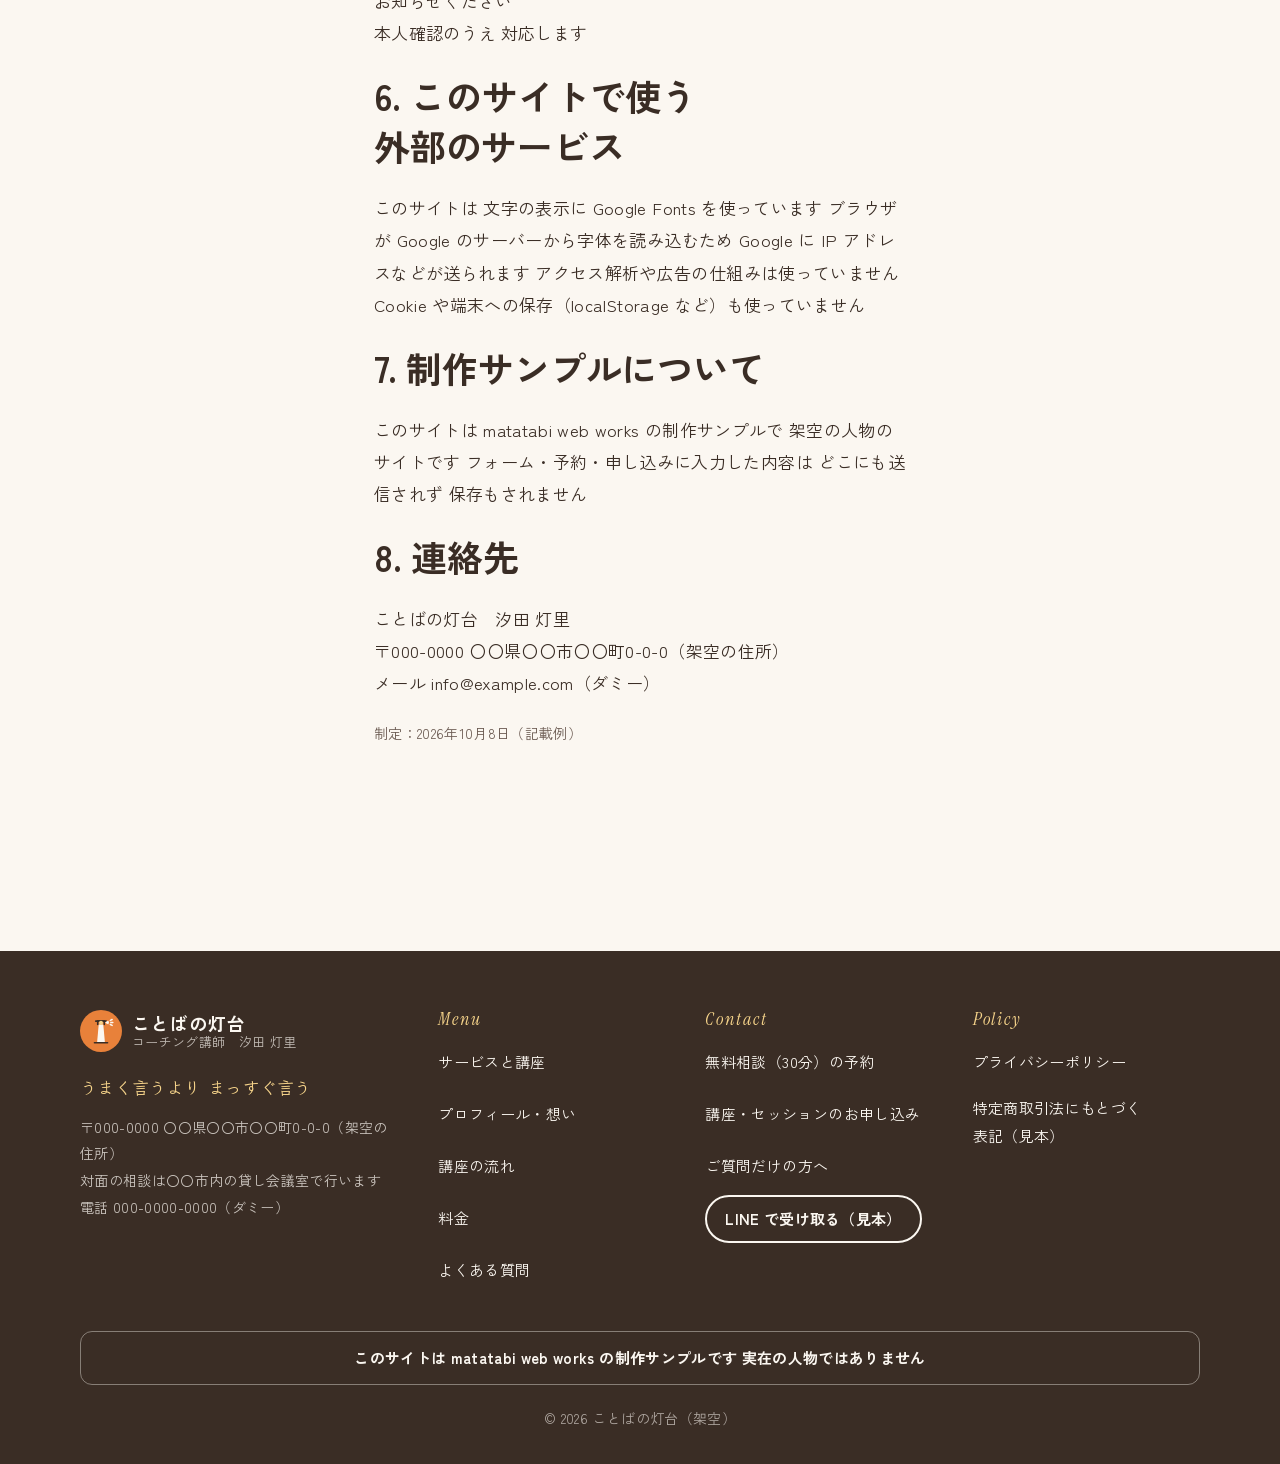
<file: privacy.html>
<!DOCTYPE html>
<html lang="ja" data-moji="d">
<head>
  <meta charset="UTF-8">
  <meta name="viewport" content="width=device-width, initial-scale=1">
  <meta name="robots" content="noindex">
  <meta name="format-detection" content="telephone=no">
  <title>プライバシーポリシー（記載例）｜ことばの灯台</title>
  <meta name="description" content="ことばの灯台（コーチング講師 汐田 灯里）のプライバシーポリシーの記載例。制作サンプルのため、フォームや予約の入力はどこにも送信・保存されません。">
  <meta property="og:title" content="プライバシーポリシー（記載例）｜ことばの灯台">
  <meta property="og:description" content="個人情報の扱いの記載例。（制作サンプル・架空の人物）">
  <meta property="og:type" content="website">
  <meta property="og:site_name" content="ことばの灯台（制作サンプル）">
  <meta property="og:locale" content="ja_JP">
  <meta name="theme-color" content="#E8813A">
  <link rel="icon" href="images/favicon.svg" type="image/svg+xml">
  <script>document.documentElement.classList.add('js');</script>
  <link rel="preconnect" href="https://fonts.googleapis.com">
  <link rel="preconnect" href="https://fonts.gstatic.com" crossorigin>
  <link rel="stylesheet" data-font="gothic" href="https://fonts.googleapis.com/css2?family=Zen+Kaku+Gothic+New:wght@400;700&amp;text=%20%22%23%25%26%27%28%29%2C-.%2F0123456789%3A%3C%3D%3E%3F%40ABCDEFGHIJKLMNOPQRSTVW%5B%5D_abcdefghijklmnopqrstuvwxy%C2%A9%C3%97%E2%80%94%E2%80%BB%E2%86%92%E2%9C%93%E3%80%81%E3%80%82%E3%80%87%E3%80%8C%E3%80%8D%E3%80%92%E3%80%9C%E3%81%82%E3%81%84%E3%81%86%E3%81%88%E3%81%8A%E3%81%8B%E3%81%8C%E3%81%8D%E3%81%8E%E3%81%8F%E3%81%90%E3%81%91%E3%81%92%E3%81%93%E3%81%94%E3%81%95%E3%81%97%E3%81%98%E3%81%99%E3%81%9A%E3%81%9B%E3%81%9C%E3%81%9D%E3%81%9E%E3%81%9F%E3%81%A0%E3%81%A1%E3%81%A3%E3%81%A4%E3%81%A5%E3%81%A6%E3%81%A7%E3%81%A8%E3%81%A9%E3%81%AA%E3%81%AB%E3%81%AD%E3%81%AE%E3%81%AF%E3%81%B0%E3%81%B2%E3%81%B3%E3%81%B6%E3%81%B8%E3%81%B9%E3%81%BB%E3%81%BE%E3%81%BF%E3%82%80%E3%82%81%E3%82%82%E3%82%84%E3%82%87%E3%82%88%E3%82%89%E3%82%8A%E3%82%8B%E3%82%8C%E3%82%8D%E3%82%8F%E3%82%92%E3%82%93%E3%82%A2%E3%82%A3%E3%82%A4%E3%82%A6%E3%82%A7%E3%82%A9%E3%82%AA%E3%82%AB%E3%82%AF%E3%82%B0%E3%82%B1%E3%82%B3%E3%82%B4%E3%82%B5%E3%82%B6%E3%82%B7%E3%82%B8%E3%82%B9%E3%82%BB%E3%82%BD%E3%82%BF%E3%83%80%E3%83%81%E3%83%83%E3%83%86%E3%83%87%E3%83%88%E3%83%89%E3%83%8A%E3%83%8B%E3%83%8D%E3%83%8E%E3%83%90%E3%83%91%E3%83%93%E3%83%94%E3%83%95%E3%83%96%E3%83%97%E3%83%9A%E3%83%9B%E3%83%9C%E3%83%9D%E3%83%9E%E3%83%9F%E3%83%A0%E3%83%A1%E3%83%A2%E3%83%A5%E3%83%A7%E3%83%A9%E3%83%AA%E3%83%AB%E3%83%AC%E3%83%AD%E3%83%AF%E3%83%B3%E3%83%BB%E3%83%BC%E4%B8%80%E4%B8%87%E4%B8%88%E4%B8%89%E4%B8%8A%E4%B8%8B%E4%B8%8D%E4%B8%A1%E4%B8%A6%E4%B8%AD%E4%BA%86%E4%BA%88%E4%BA%8B%E4%BA%8C%E4%BA%92%E4%BA%A4%E4%BA%BA%E4%BB%8A%E4%BB%8B%E4%BB%95%E4%BB%96%E4%BB%98%E4%BB%A3%E4%BB%A5%E4%BB%AE%E4%BB%B2%E4%BB%B6%E4%BB%BB%E4%BC%81%E4%BC%91%E4%BC%9A%E4%BC%9D%E4%BC%B4%E4%BC%B8%E4%BD%8F%E4%BD%93%E4%BD%95%E4%BD%9C%E4%BD%BF%E4%BE%8B%E4%BE%9B%E4%BE%9D%E4%BE%A1%E4%BF%82%E4%BF%83%E4%BF%9D%E4%BF%A1%E4%BF%AE%E5%80%8B%E5%80%8D%E5%80%9F%E5%80%A4%E5%81%9C%E5%82%99%E5%83%8D%E5%83%8F%E5%84%80%E5%84%AA%E5%85%83%E5%85%88%E5%85%89%E5%85%A5%E5%85%A8%E5%85%AC%E5%85%B7%E5%86%85%E5%86%86%E5%86%8A%E5%86%99%E5%87%BA%E5%88%86%E5%88%87%E5%88%97%E5%88%9D%E5%88%A4%E5%88%A5%E5%88%A9%E5%88%B6%E5%88%B8%E5%88%BA%E5%89%87%E5%89%8A%E5%89%8D%E5%89%AF%E5%89%B2%E5%8A%9B%E5%8A%A0%E5%8A%A9%E5%8B%89%E5%8B%95%E5%8B%99%E5%8C%96%E5%8C%BB%E5%8D%8A%E5%8D%B0%E5%8E%9F%E5%8F%82%E5%8F%8B%E5%8F%8D%E5%8F%8E%E5%8F%96%E5%8F%97%E5%8F%A3%E5%8F%AF%E5%8F%B0%E5%8F%B7%E5%90%84%E5%90%88%E5%90%8C%E5%90%8D%E5%90%91%E5%90%AB%E5%91%8A%E5%91%B3%E5%91%BC%E5%93%81%E5%93%A1%E5%95%86%E5%95%8F%E5%96%B6%E5%99%A8%E5%9B%9E%E5%9B%A3%E5%9B%B0%E5%9B%B2%E5%9B%B3%E5%9B%BA%E5%9B%BD%E5%9C%9F%E5%9C%A8%E5%9C%B0%E5%9F%8B%E5%9F%9F%E5%A0%B1%E5%A0%B4%E5%A2%83%E5%A2%97%E5%A3%AB%E5%A3%B0%E5%A3%B2%E5%A4%89%E5%A4%96%E5%A4%9A%E5%A4%A7%E5%A4%AB%E5%A5%91%E5%A5%B3%E5%A7%8B%E5%A9%A6%E5%AD%90%E5%AD%97%E5%AD%98%E5%AE%85%E5%AE%88%E5%AE%89%E5%AE%8C%E5%AE%9A%E5%AE%9B%E5%AE%9F%E5%AE%A2%E5%AE%A4%E5%AE%B6%E5%AE%B9%E5%AE%BF%E5%AF%84%E5%AF%BE%E5%B0%82%E5%B0%8F%E5%B0%91%E5%B1%8A%E5%B1%8B%E5%B1%B1%E5%B7%A5%E5%B7%A6%E5%B7%AE%E5%B8%82%E5%B8%8C%E5%B8%AB%E5%B8%AD%E5%B9%B3%E5%B9%B4%E5%BA%81%E5%BA%83%E5%BA%97%E5%BA%A6%E5%BA%A7%E5%BC%81%E5%BC%8F%E5%BC%95%E5%BC%B5%E5%BC%B7%E5%BD%93%E5%BD%A2%E5%BD%B9%E5%BE%8B%E5%BE%8C%E5%BE%97%E5%BE%B4%E5%BF%83%E5%BF%85%E5%BF%9C%E6%80%9D%E6%80%A5%E6%80%A7%E6%82%A9%E6%82%AA%E6%83%85%E6%83%B3%E6%84%8F%E6%84%9F%E6%85%8B%E6%85%AE%E6%88%90%E6%88%BB%E6%89%80%E6%89%8B%E6%89%93%E6%89%95%E6%89%B1%E6%89%BF%E6%8A%95%E6%8A%98%E6%8A%BC%E6%8B%85%E6%8C%81%E6%8C%87%E6%8C%AF%E6%8E%A2%E6%8E%A5%E6%8E%B2%E6%8F%90%E6%8F%9B%E6%93%8D%E6%94%AF%E6%94%BF%E6%95%99%E6%95%B0%E6%95%B4%E6%96%87%E6%96%99%E6%96%AD%E6%96%B0%E6%96%B9%E6%96%BD%E6%97%8F%E6%97%A5%E6%98%8E%E6%98%9F%E6%99%82%E6%9B%9C%E6%9B%B4%E6%9B%B8%E6%9B%BF%E6%9C%80%E6%9C%88%E6%9C%9B%E6%9C%9F%E6%9C%A8%E6%9C%AB%E6%9C%AC%E6%9C%BA%E6%9D%90%E6%9D%9F%E6%9D%A1%E6%9D%A5%E6%9E%90%E6%9E%9A%E6%9E%9C%E6%9E%A0%E6%9E%B6%E6%A0%BC%E6%A1%88%E6%A5%AD%E6%A6%82%E6%A7%8B%E6%A7%98%E6%A8%AA%E6%A9%9F%E6%AC%84%E6%AC%A0%E6%AC%A1%E6%AD%A2%E6%AD%A3%E6%AD%A9%E6%AD%B4%E6%AE%8B%E6%AE%B5%E6%AF%8E%E6%B0%8F%E6%B0%97%E6%B0%B4%E6%B1%82%E6%B1%90%E6%B1%BA%E6%B3%81%E6%B3%95%E6%B3%A8%E6%B3%B3%E6%B4%BE%E6%B5%81%E6%B6%88%E6%B7%B1%E6%B7%BB%E6%B8%88%E6%B8%9B%E6%B8%A1%E6%BA%80%E6%BA%96%E6%BB%9E%E7%81%AB%E7%81%AF%E7%82%B9%E7%84%A1%E7%85%A7%E7%89%A9%E7%89%B9%E7%8A%B6%E7%8B%AC%E7%8F%BE%E7%90%86%E7%92%B0%E7%94%9F%E7%94%A3%E7%94%A8%E7%94%B0%E7%94%B1%E7%94%B3%E7%94%BA%E7%94%BB%E7%95%A5%E7%95%AA%E7%99%82%E7%99%BA%E7%99%BB%E7%99%BD%E7%9A%84%E7%9B%AE%E7%9B%B4%E7%9B%B8%E7%9C%81%E7%9C%8C%E7%9C%9F%E7%9F%A5%E7%9F%AD%E7%A0%94%E7%A2%BA%E7%A4%BA%E7%A4%BC%E7%A4%BE%E7%A5%9D%E7%A5%A8%E7%A7%81%E7%A7%BB%E7%A8%8B%E7%A8%8E%E7%A8%AE%E7%A8%BF%E7%A9%8D%E7%A9%BA%E7%AA%93%E7%AB%8B%E7%AB%A0%E7%AB%AF%E7%AC%AC%E7%AD%86%E7%AD%94%E7%AE%87%E7%AE%97%E7%AE%B1%E7%AF%84%E7%B4%84%E7%B4%8D%E7%B4%99%E7%B4%B9%E7%B5%82%E7%B5%84%E7%B5%8C%E7%B5%90%E7%B5%A1%E7%B6%99%E7%B6%9A%E7%B7%8A%E7%B7%92%E7%B7%A0%E7%B7%B4%E7%B8%BE%E7%BD%AE%E7%BD%B2%E7%BE%85%E7%BE%A9%E7%BF%92%E8%80%83%E8%80%85%E8%81%9E%E8%81%B7%E8%83%8C%E8%83%BD%E8%87%AA%E8%88%B9%E8%89%AF%E8%8A%B1%E8%8B%A6%E8%91%89%E8%A1%8C%E8%A1%A8%E8%A3%9C%E8%A6%81%E8%A6%8B%E8%A6%8F%E8%A6%9A%E8%A6%A7%E8%A7%A3%E8%A8%80%E8%A8%82%E8%A8%88%E8%A8%98%E8%A8%B1%E8%A8%BC%E8%A9%A6%E8%A9%B1%E8%AA%8D%E8%AA%9E%E8%AA%A4%E8%AA%AC%E8%AA%AD%E8%AA%BF%E8%AB%87%E8%AB%8B%E8%AC%9B%E8%AD%B0%E8%AD%B7%E8%B2%A0%E8%B2%A9%E8%B2%B8%E8%B2%BB%E8%B3%87%E8%B3%AA%E8%B5%B0%E8%B5%B7%E8%B6%B3%E8%BA%AB%E8%BC%89%E8%BE%BC%E8%BF%91%E8%BF%94%E8%BF%AB%E8%BF%B7%E8%BF%BD%E9%80%80%E9%80%81%E9%80%94%E9%80%9A%E9%80%A3%E9%80%B1%E9%80%B2%E9%81%85%E9%81%8B%E9%81%93%E9%81%95%E9%81%A0%E9%81%B8%E9%83%A8%E9%83%BD%E9%85%8D%E9%87%8C%E9%87%8D%E9%87%8F%E9%87%91%E9%87%A3%E9%8A%80%E9%8C%B2%E9%95%B7%E9%96%80%E9%96%89%E9%96%8B%E9%96%93%E9%96%A2%E9%99%8D%E9%99%90%E9%99%A4%E9%9A%8E%E9%9A%9B%E9%9B%86%E9%9B%A2%E9%9B%BB%E9%9D%A2%E9%9F%B3%E9%A0%85%E9%A0%86%E9%A0%88%E9%A0%90%E9%A0%98%E9%A0%AD%E9%A0%BC%E9%A1%8C%E9%A1%8D%E9%A1%94%E9%A1%98%E9%A1%9E%E9%A3%9B%E9%A8%93%E9%AB%98%E9%AD%85%EF%BC%88%EF%BC%89%EF%BC%8B%EF%BC%8F%EF%BC%9A%EF%BC%9F%EF%BC%BB%EF%BC%BD%EF%BD%9C&amp;display=swap">
  <link rel="stylesheet" data-font="hand" href="https://fonts.googleapis.com/css2?family=Klee+One:wght@600&amp;text=%E3%80%81%E3%80%82%E3%80%8C%E3%80%8D%E3%81%82%E3%81%84%E3%81%86%E3%81%88%E3%81%8B%E3%81%8C%E3%81%8D%E3%81%8F%E3%81%90%E3%81%91%E3%81%93%E3%81%97%E3%81%98%E3%81%99%E3%81%9A%E3%81%9B%E3%81%9F%E3%81%A0%E3%81%A3%E3%81%A6%E3%81%A7%E3%81%A8%E3%81%AA%E3%81%AB%E3%81%AE%E3%81%AF%E3%81%B0%E3%81%B3%E3%81%B6%E3%81%BB%E3%81%BE%E3%82%80%E3%82%81%E3%82%88%E3%82%89%E3%82%8A%E3%82%92%E3%82%93%E3%82%B8%E3%83%9A%E3%83%BC%E4%B8%8A%E4%BA%BA%E4%BC%B8%E5%85%89%E5%87%BA%E5%8F%B0%E5%90%91%E5%B1%8A%E6%89%8B%E6%96%B9%E6%B1%90%E7%81%AF%E7%85%A7%E7%94%B0%E7%B5%8C%E8%83%8C%E8%91%89%E8%A6%81%E8%A8%80%E9%80%B2%E9%81%A0%E9%87%8C%E9%A8%93&amp;display=swap">
  <link rel="stylesheet" data-font="accent" href="https://fonts.googleapis.com/css2?family=Instrument+Serif:ital@0;1&amp;text=%20%26%28%29%2C.%2F0123456789%3AABCFHIJKLNOPQSTVWabcdefghiklmnopqrstuvwy%E2%80%94%E3%80%9C%E5%86%86&amp;display=swap">
  <link rel="stylesheet" href="css/style.css?v=20261031-4">
  <script src="js/main.js?v=20261008-5" defer></script>
</head>
<body class="has-fixed-cta">
  <a href="#main" class="skip-link">本文へ<wbr>移動</a>
<!-- @header -->
<header class="site-header">
  <div class="container site-header__inner">
    <a href="index.html" class="site-logo" aria-label="ことばの灯台 トップページ">
      <img class="site-logo__mark" src="images/logo-mark.svg" alt="" width="42" height="42">
      <span class="site-logo__text"><span class="site-logo__name">ことばの<wbr>灯台</span><span class="site-logo__sub"><wbr>コーチング<wbr>講師　汐田 灯里</span></span>
    </a>
    <nav class="site-nav" id="site-nav" aria-label="メインメニュー">
      <ul class="site-nav__list">
        <li data-wrap="phrase"><a href="services.html">サービスと<wbr>講座</a></li>
        <li data-wrap="phrase"><a href="about.html">プロフィール・想い</a></li>
        <li data-wrap="phrase"><a href="flow.html">講座の<wbr>流れ</a></li>
        <li data-wrap="phrase"><a href="price.html">料金</a></li>
        <li data-wrap="phrase"><a href="faq.html">よく<wbr>ある<wbr>質問</a></li>
        <li data-wrap="phrase" class="site-nav__contact"><a href="contact.html">ご相談・<wbr>お申し込み</a></li>
      </ul>
      <p data-clauses="1" data-wrap="phrase" class="site-nav__note"><span class="kc">この<wbr>サイトは<wbr>制作<wbr>サンプルです</span> <span class="kc"><wbr>フォーム・予約・申し込みは どこにも<wbr>送信されません</span></p>
    </nav>
    <div class="site-header__actions">
      <a href="contact.html#reserve" class="btn btn--primary btn--small site-header__cta">無料相談を<wbr>予約 <span class="arrow" aria-hidden="true">→</span></a>
      <a href="contact.html#reserve" class="btn btn--primary btn--small site-header__cta--sp">相談</a>
      <button type="button" class="menu-toggle" aria-expanded="false" aria-controls="site-nav"><span class="menu-toggle__bars"><span></span></span><span class="menu-toggle__label">メニュー</span></button>
    </div>
  </div>
</header>
<!-- @/header -->
  <main id="main">
    <section class="page-hero">
      <div class="container">
        <ol class="breadcrumb" aria-label="現在のページ"><li data-wrap="phrase"><a href="index.html">トップ</a></li><li data-wrap="phrase">プライバシーポリシー</li></ol>
        <span class="eyebrow">Privacy policy</span>
        <h1>プライバシーポリシー<wbr>（記載<wbr>例）</h1>
        <p data-clauses="1" data-wrap="phrase" class="note"><span class="kc">※ この<wbr>ページは<wbr>制作サンプルの<wbr>記載例です</span> <span class="kc"><wbr>実際の<wbr>案件では 事業の<wbr>内容に<wbr>合わせて<wbr>書き直し 必要に<wbr>応じて<wbr>専門家に<wbr>確認します</span></p>
      </div>
    </section>
    <section class="section section--tight">
      <div class="container container--narrow prose reveal">
        <p data-clauses="1" data-wrap="phrase"><span class="kc">ことばの<wbr>灯台<wbr>（代表：汐田 灯里</span> <span class="kc"><wbr>以下<wbr>「当方」）は お客様の<wbr>個人情報を<wbr>次の<wbr>とおり取り扱います</span></p>
        <h2>1. 集める<wbr>情報</h2>
        <p>無料相談の<wbr>予約 講座・セッションの<wbr>お申し込み ご質問の<wbr>フォームで お名前・メールアドレス・電話番号<wbr>（任意）<wbr>・ご相談の<wbr>内容を<wbr>お預かりします LINE 公式<wbr>アカウントでは LINE が<wbr>提供する<wbr>範囲の<wbr>情報<wbr>（表示名など）を<wbr>受け取ります</p>
        <h2>2. 使う<wbr>目的</h2>
        <ul>
          <li data-wrap="phrase">ご相談・<wbr>お申し込みへの<wbr>お返事と 日程の<wbr>調整</li>
          <li data-wrap="phrase">セッション・講座の<wbr>実施と 資料の<wbr>お渡し</li>
          <li data-wrap="phrase">お支払いの<wbr>確認と 領収書の<wbr>発行</li>
          <li data-clauses="1" data-wrap="phrase"><span class="kc">LINE の<wbr>「伝え方の<wbr>メモ」の<wbr>配信<wbr>（登録した<wbr>方だけ</span> <span class="kc"><wbr>解除は<wbr>いつでも<wbr>できます）</span></li>
        </ul>
        <h2>3. 第三者への<wbr>提供</h2>
        <p>法律にもとづく<wbr>場合を<wbr>除いて 本人の<wbr>同意なく<wbr>第三者に<wbr>提供しません ビデオ<wbr>通話・メール・LINE などの<wbr>道具を<wbr>提供する<wbr>事業者には サービスの<wbr>利用に<wbr>必要な<wbr>範囲で<wbr>情報が<wbr>渡ります</p>
        <h2>4. 守る<wbr>ための<wbr>取り組み</h2>
        <p>お預かりした<wbr>情報は パスワードで<wbr>守られた機器に<wbr>保存し 必要が<wbr>なくなったら<wbr>消します セッションや<wbr>講座で<wbr>聞いた<wbr>仕事の<wbr>内容は 本人の<wbr>了承なく<wbr>外に<wbr>話しません</p>
        <h2>5. 開示・訂正・削除</h2>
        <p data-clauses="1" data-wrap="phrase"><span class="kc">ご自身の<wbr>情報の<wbr>開示・訂正・削除・利用の<wbr>停止は 下の<wbr>連絡先まで<wbr>お知らせ<wbr>ください</span> <span class="kc"><wbr>本人確認の<wbr>うえ 対応します</span></p>
        <h2>6. この<wbr>サイトで<wbr>使う<wbr>外部の<wbr>サービス</h2>
        <p>この<wbr>サイトは 文字の<wbr>表示に Google Fonts を<wbr>使っています ブラウザが Google の<wbr>サーバーから<wbr>字体を<wbr>読み込む<wbr>ため Google に IP アドレスなどが<wbr>送られます アクセス<wbr>解析や<wbr>広告の<wbr>仕組みは<wbr>使っていません Cookie や<wbr>端末への<wbr>保存<wbr>（localStorage など）も<wbr>使っていません</p>
        <h2>7. 制作サンプルに<wbr>ついて</h2>
        <p>この<wbr>サイトは matatabi web works の<wbr>制作<wbr>サンプルで 架空の<wbr>人物の<wbr>サイトです フォーム・予約・申し込みに<wbr>入力した<wbr>内容は どこにも<wbr>送信されず 保存も<wbr>されません</p>
        <h2>8. 連絡先</h2>
        <p>ことばの<wbr>灯台　汐田 灯里<br>〒000-0000 〇〇県〇〇市〇〇町0-0-0<wbr>（架空の<wbr>住所）<br>メール info@example.com<wbr>（ダミー）</p>
        <p data-wrap="phrase" class="note">制定：2026年10月8日<wbr>（記載<wbr>例）</p>
      </div>
    </section>
  </main>
<!-- @footer -->
<footer class="site-footer">
  <div class="container">
    <div class="site-footer__top">
      <div class="site-footer__brand">
        <a href="index.html" class="site-logo" aria-label="ことばの灯台 トップページ">
          <img class="site-logo__mark" src="images/logo-mark.svg" alt="" width="42" height="42">
          <span class="site-logo__text"><span class="site-logo__name">ことばの<wbr>灯台</span><span class="site-logo__sub"><wbr>コーチング<wbr>講師　汐田 灯里</span></span>
        </a>
        <p data-wrap="phrase" class="site-footer__tag">うまく<wbr>言うより まっすぐ<wbr>言う</p>
        <p class="site-footer__addr">〒000-0000 〇〇県〇〇市〇〇町0-0-0<wbr>（架空の<wbr>住所）<br>対面の<wbr>相談は<wbr>〇〇市内の<wbr>貸し会議室で<wbr>行います<br>電話 000-0000-0000<wbr>（ダミー）</p>
      </div>
      <nav class="site-footer__nav" aria-label="フッターメニュー：ご案内">
        <h2>Menu</h2>
        <ul>
          <li data-wrap="phrase"><a href="services.html">サービスと<wbr>講座</a></li>
          <li data-wrap="phrase"><a href="about.html">プロフィール・想い</a></li>
          <li data-wrap="phrase"><a href="flow.html">講座の<wbr>流れ</a></li>
          <li data-wrap="phrase"><a href="price.html">料金</a></li>
          <li data-wrap="phrase"><a href="faq.html">よく<wbr>ある<wbr>質問</a></li>
        </ul>
      </nav>
      <nav class="site-footer__nav" aria-label="フッターメニュー：ご相談">
        <h2>Contact</h2>
        <ul>
          <li data-wrap="phrase"><a href="contact.html#reserve">無料相談<wbr>（30分）の<wbr>予約</a></li>
          <li data-wrap="phrase"><a href="contact.html#apply">講座・セッションの<wbr>お申し込み</a></li>
          <li data-wrap="phrase"><a href="contact.html#question">ご質問だけの<wbr>方へ</a></li>
          <li><button type="button" class="btn btn--small btn--secondary" data-sample="line" style="color:var(--c-base);border-color:var(--c-base)">LINE で<wbr>受け取る<wbr>（見本）</button></li>
        </ul>
      </nav>
      <nav class="site-footer__nav" aria-label="フッターメニュー：表記">
        <h2>Policy</h2>
        <ul>
          <li data-wrap="phrase"><a href="privacy.html">プライバシーポリシー</a></li>
          <li data-wrap="phrase"><a href="tokushoho.html">特定商取引法に<wbr>もとづく<wbr>表記<wbr>（見本）</a></li>
        </ul>
      </nav>
    </div>
    <p data-clauses="1" data-wrap="phrase" class="site-footer__sample"><span class="kc">この<wbr>サイトは matatabi web works の<wbr>制作<wbr>サンプルです</span> <span class="kc"><wbr>実在の<wbr>人物ではありません</span></p>
    <p data-wrap="phrase" class="site-footer__copy">© <span data-year>2026</span> ことばの<wbr>灯台<wbr>（架空）</p>
  </div>
</footer>
<div class="fixed-cta" aria-label="相談の入口">
  <button type="button" class="fixed-cta__line" data-sample="line"><svg viewBox="0 0 24 24" aria-hidden="true" fill="none" stroke="currentColor" stroke-width="2" stroke-linecap="round" stroke-linejoin="round"><path d="M4 5h16v11H9l-5 4z"/><path d="M8 9h8M8 12h5"/></svg>LINE<wbr>（見本）</button>
  <a href="contact.html#reserve" class="fixed-cta__reserve">無料相談を<wbr>予約 <span aria-hidden="true">→</span></a>
</div>
<!-- @/footer -->
</body>
</html>
</file>
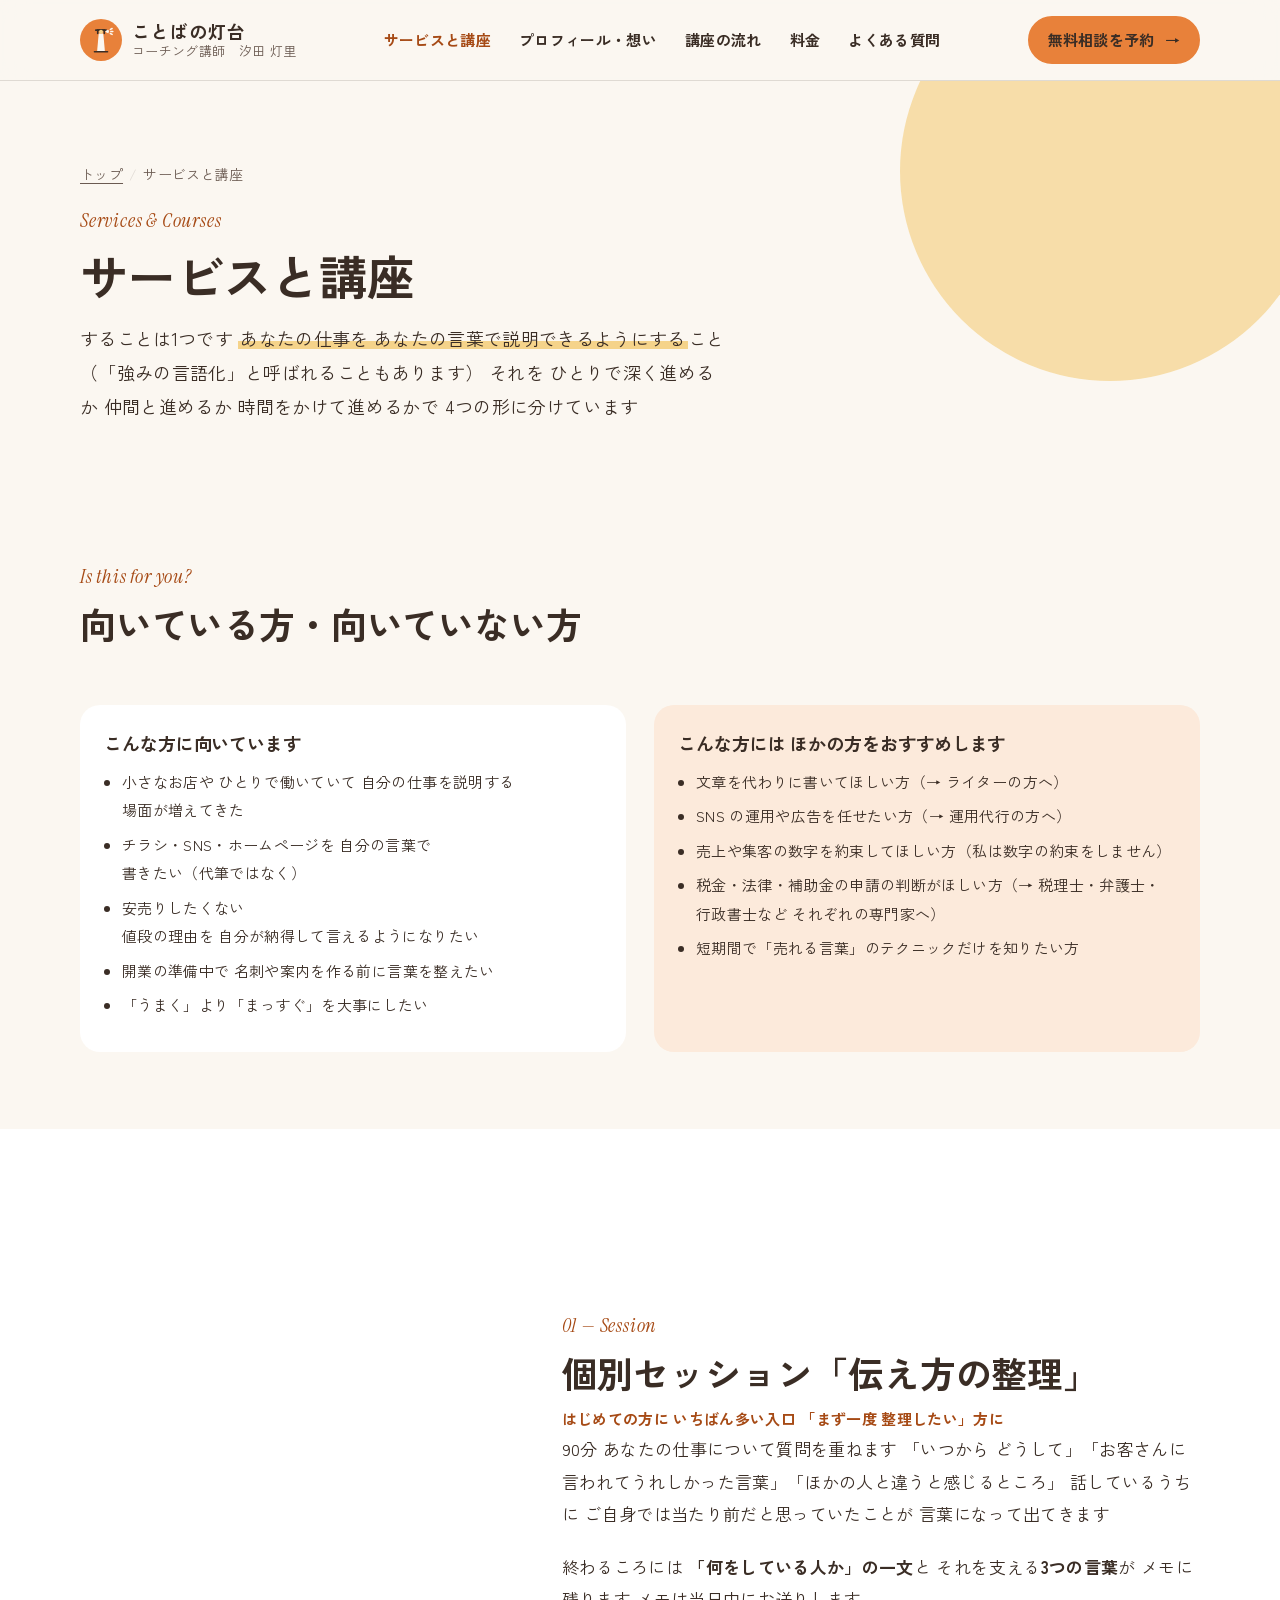
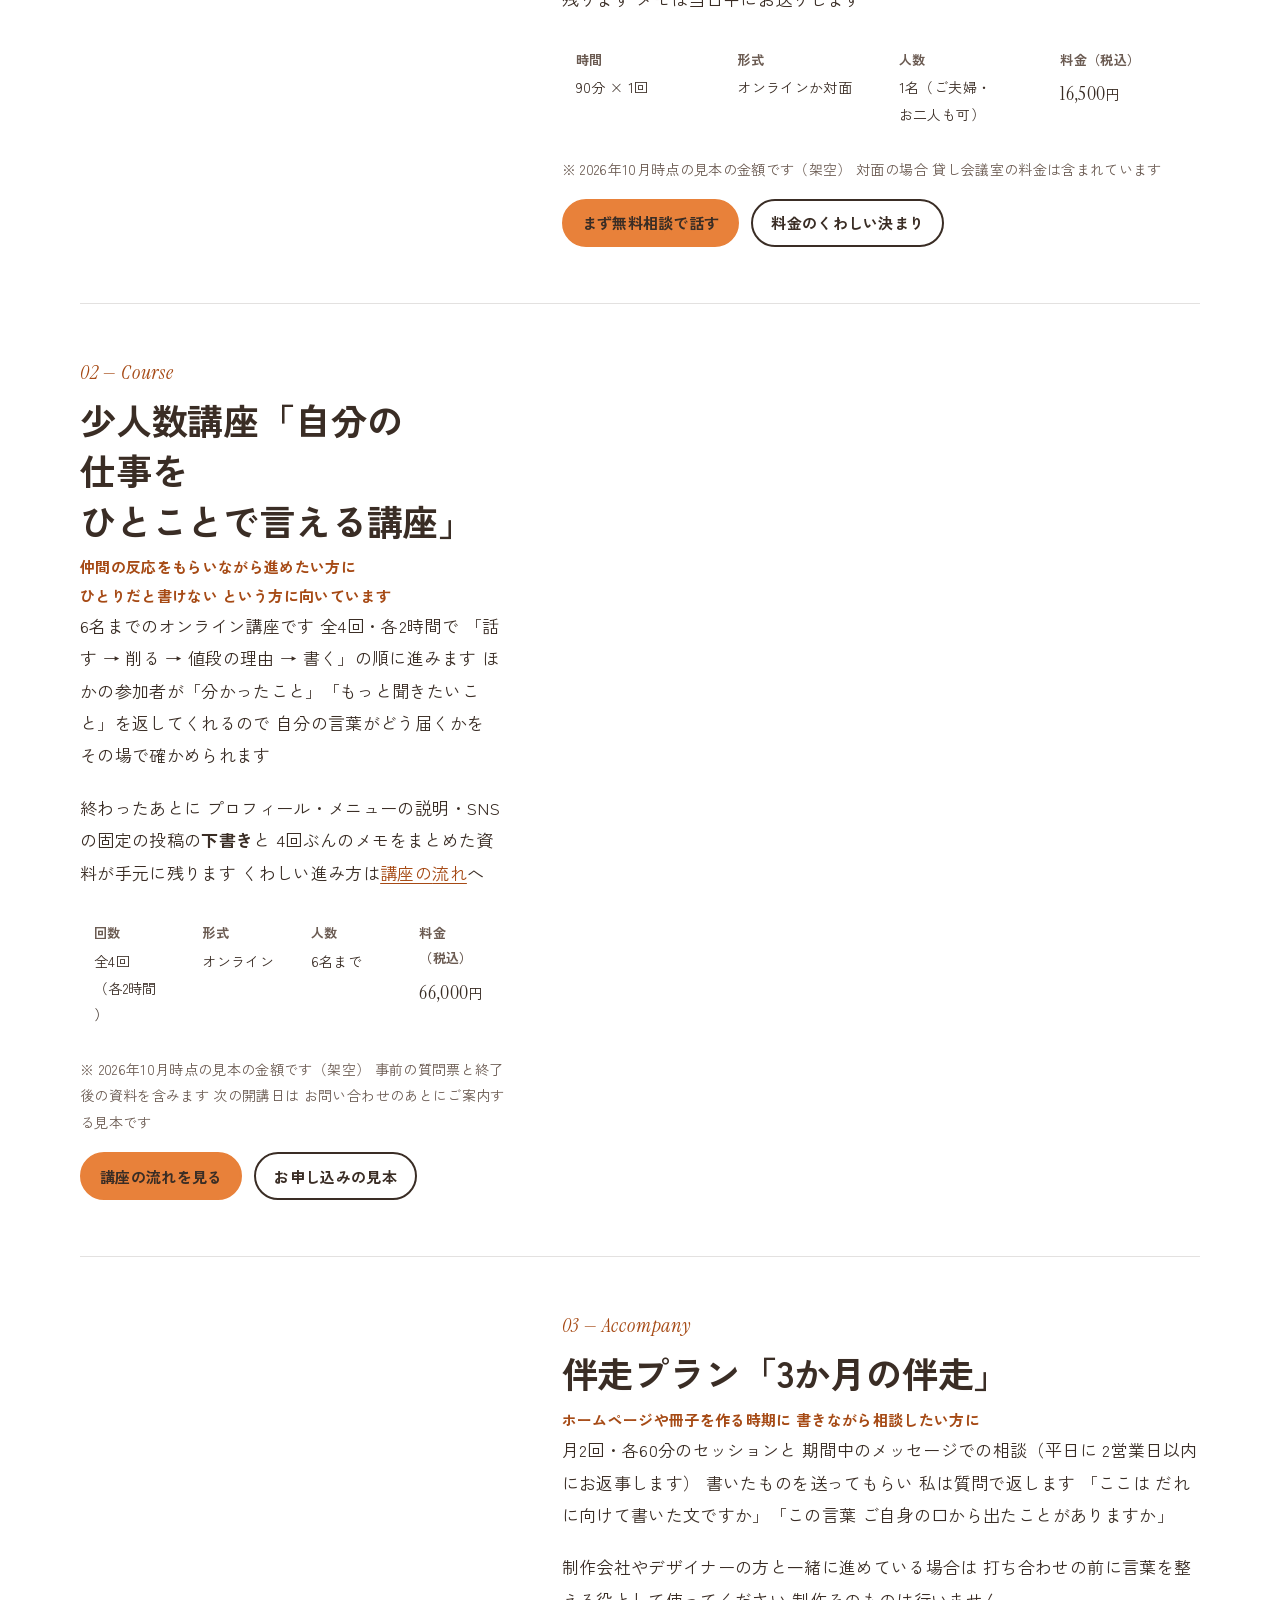
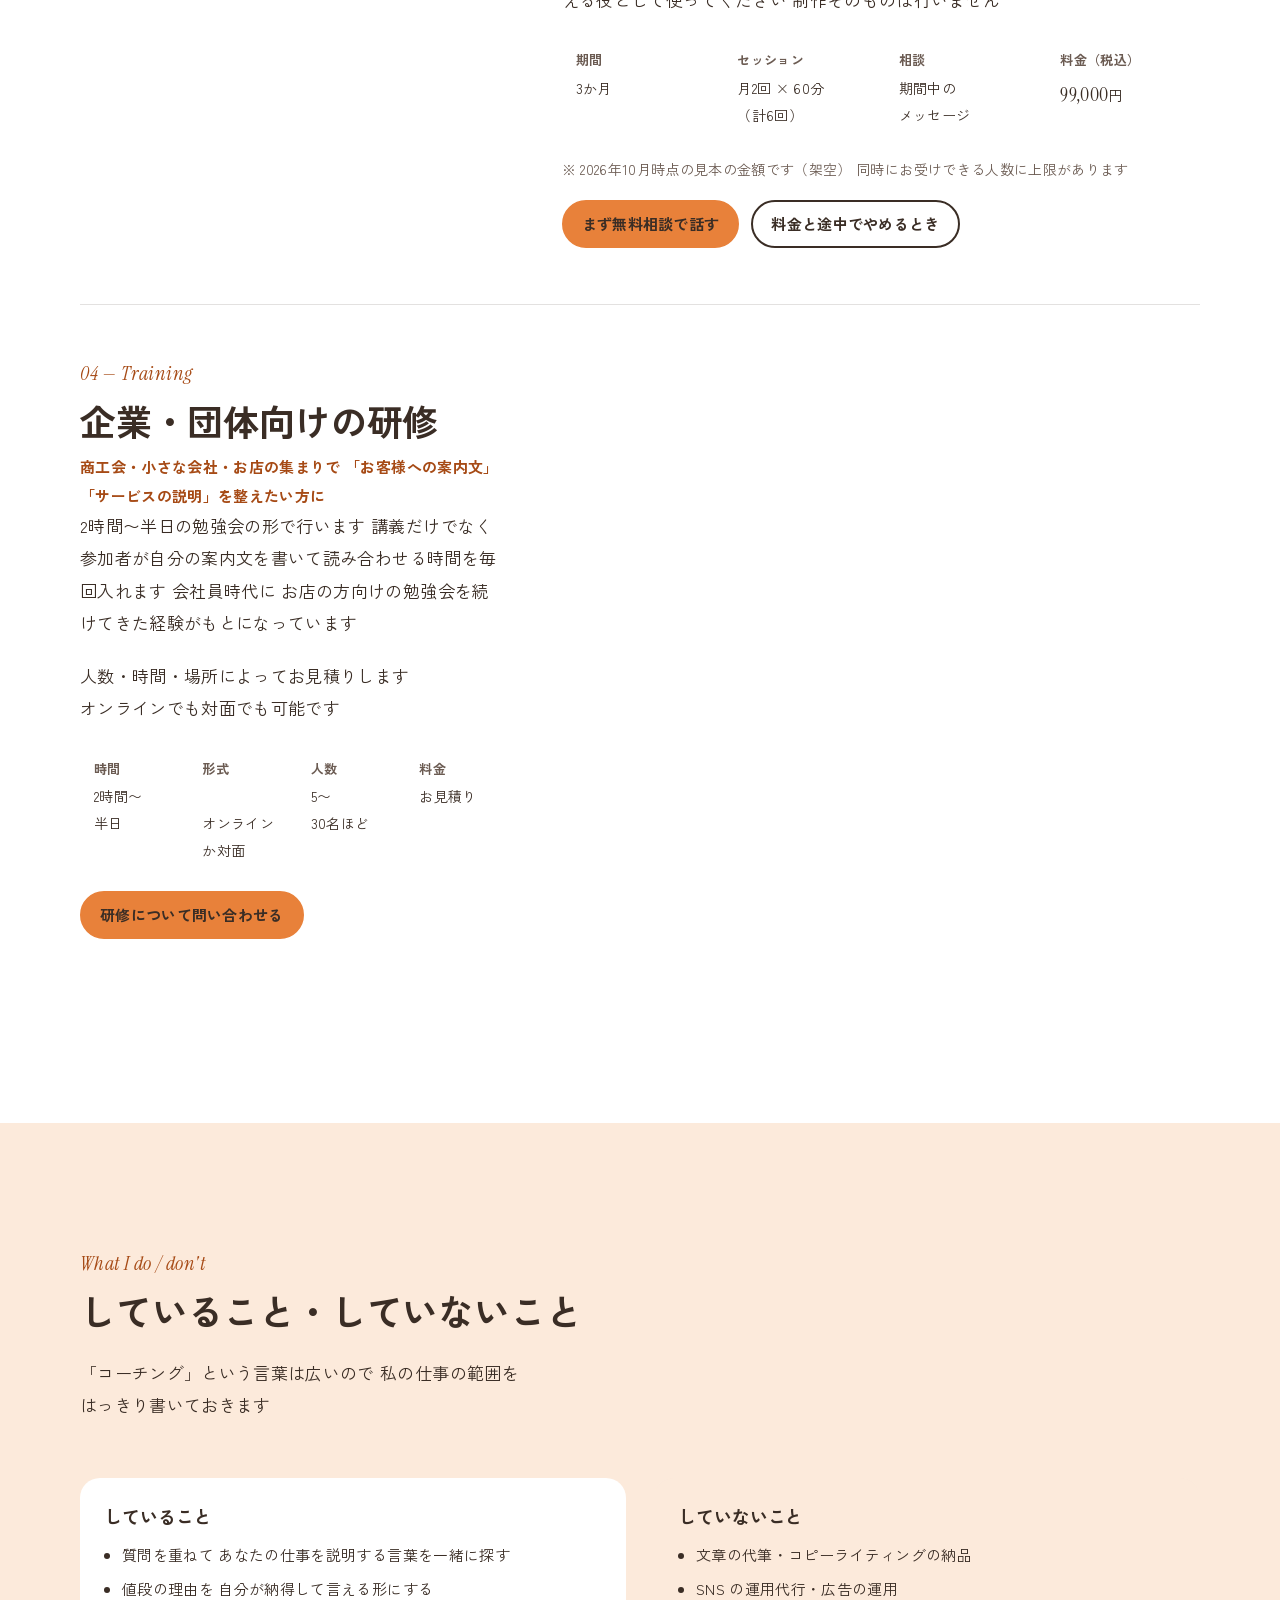
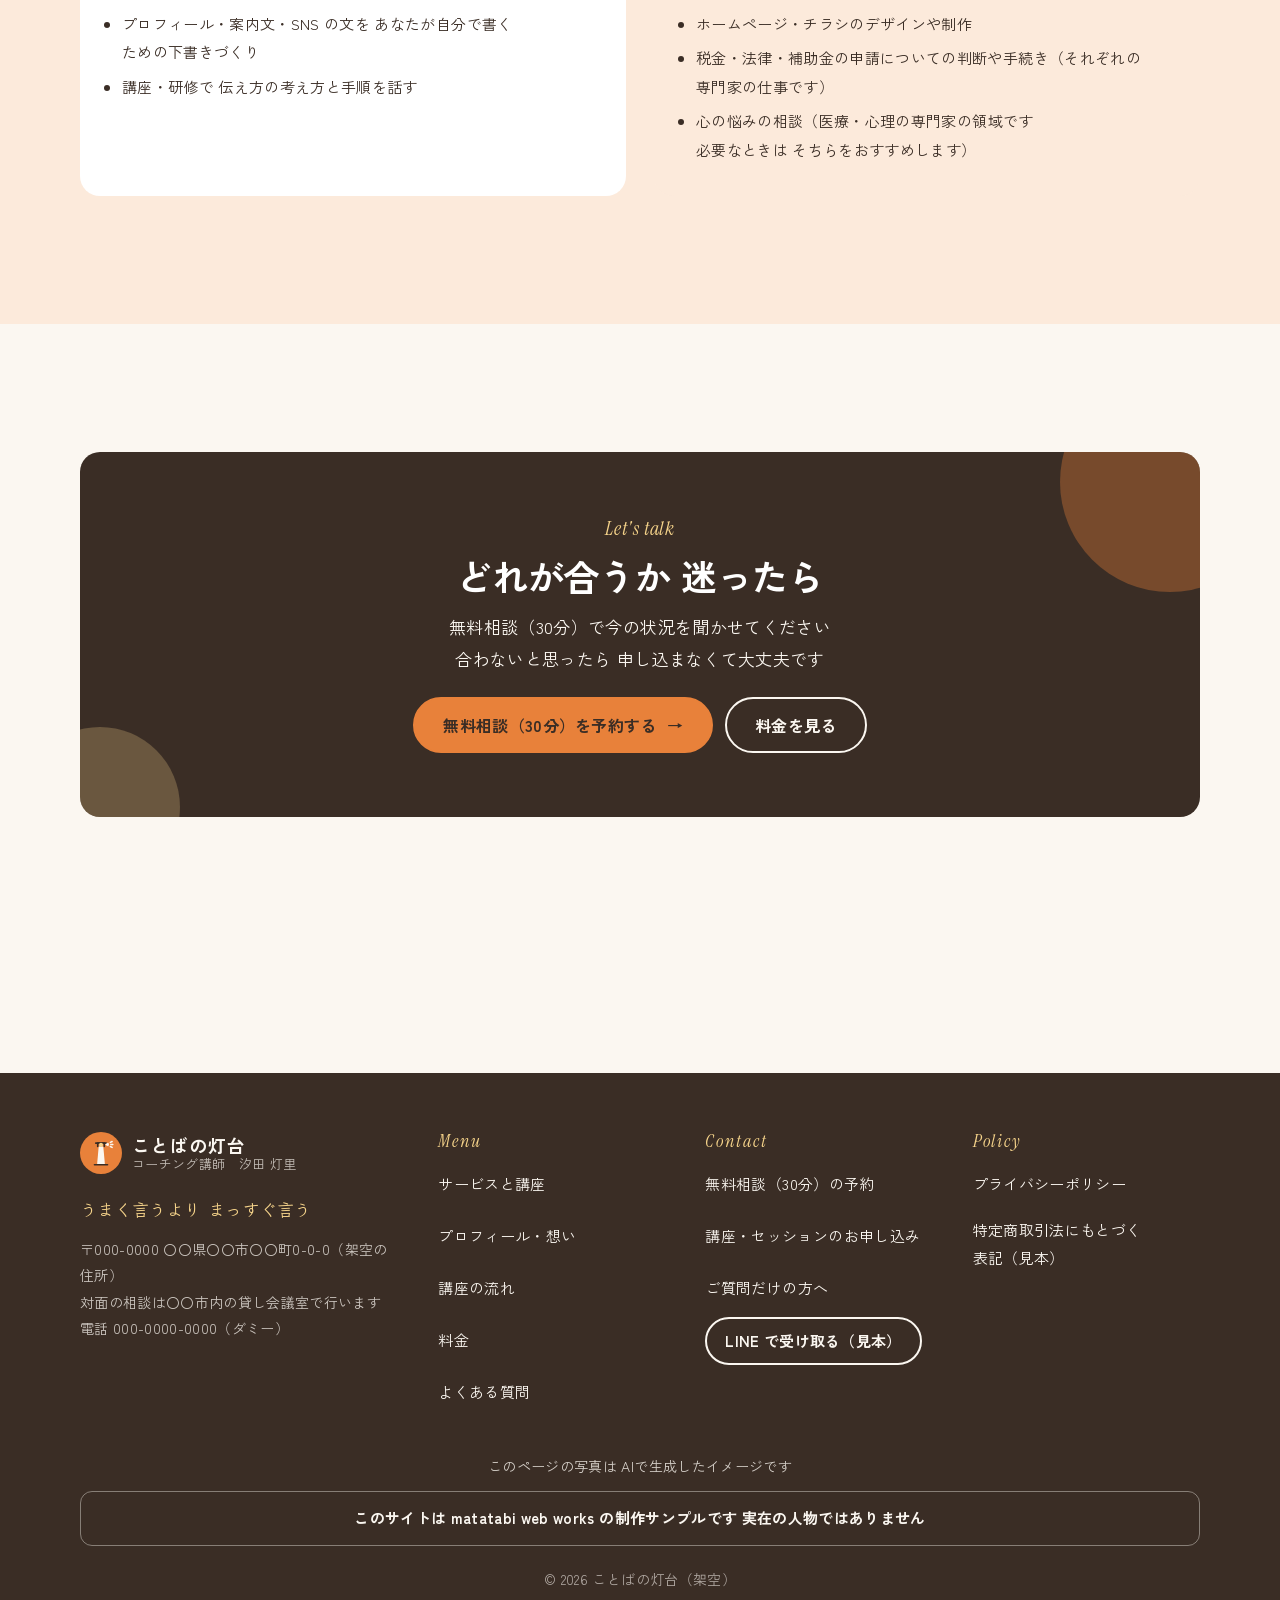
<file: services.html>
<!DOCTYPE html>
<html lang="ja" data-moji="d">
<head>
  <meta charset="UTF-8">
  <meta name="viewport" content="width=device-width, initial-scale=1">
  <meta name="robots" content="noindex">
  <meta name="format-detection" content="telephone=no">
  <title>サービスと講座｜ことばの灯台（コーチング講師 汐田 灯里）</title>
  <meta name="description" content="個別セッション「伝え方の整理」（90分・16,500円）、少人数講座（全4回・66,000円）、3か月の伴走（99,000円）、企業・団体向けの研修。向いている人・向いていない人、していないことも正直に書いています。料金は税込・見本の金額（架空）。">
  <meta property="og:title" content="サービスと講座｜ことばの灯台">
  <meta property="og:description" content="個別セッション・少人数講座・3か月の伴走・研修。向いている人、していないことも正直に。（制作サンプル・架空の人物）">
  <meta property="og:type" content="website">
  <meta property="og:site_name" content="ことばの灯台（制作サンプル）">
  <meta property="og:locale" content="ja_JP">
  <meta name="theme-color" content="#E8813A">
  <link rel="icon" href="images/favicon.svg" type="image/svg+xml">
  <script>document.documentElement.classList.add('js');</script>
  <link rel="preconnect" href="https://fonts.googleapis.com">
  <link rel="preconnect" href="https://fonts.gstatic.com" crossorigin>
  <link rel="stylesheet" data-font="gothic" href="https://fonts.googleapis.com/css2?family=Zen+Kaku+Gothic+New:wght@400;700&amp;text=%20%22%23%25%26%27%28%29%2C-.%2F0123456789%3A%3C%3D%3E%3F%40ABCDEFGHIJKLMNOPQRSTVW%5B%5D_abcdefghijklmnopqrstuvwxy%C2%A9%C3%97%E2%80%94%E2%80%BB%E2%86%92%E2%9C%93%E3%80%81%E3%80%82%E3%80%87%E3%80%8C%E3%80%8D%E3%80%92%E3%80%9C%E3%81%82%E3%81%84%E3%81%86%E3%81%88%E3%81%8A%E3%81%8B%E3%81%8C%E3%81%8D%E3%81%8E%E3%81%8F%E3%81%90%E3%81%91%E3%81%92%E3%81%93%E3%81%94%E3%81%95%E3%81%97%E3%81%98%E3%81%99%E3%81%9A%E3%81%9B%E3%81%9C%E3%81%9D%E3%81%9E%E3%81%9F%E3%81%A0%E3%81%A1%E3%81%A3%E3%81%A4%E3%81%A5%E3%81%A6%E3%81%A7%E3%81%A8%E3%81%A9%E3%81%AA%E3%81%AB%E3%81%AD%E3%81%AE%E3%81%AF%E3%81%B0%E3%81%B2%E3%81%B3%E3%81%B6%E3%81%B8%E3%81%B9%E3%81%BB%E3%81%BE%E3%81%BF%E3%82%80%E3%82%81%E3%82%82%E3%82%84%E3%82%87%E3%82%88%E3%82%89%E3%82%8A%E3%82%8B%E3%82%8C%E3%82%8D%E3%82%8F%E3%82%92%E3%82%93%E3%82%A2%E3%82%A3%E3%82%A4%E3%82%A6%E3%82%A7%E3%82%A9%E3%82%AA%E3%82%AB%E3%82%AF%E3%82%B0%E3%82%B1%E3%82%B3%E3%82%B4%E3%82%B5%E3%82%B6%E3%82%B7%E3%82%B8%E3%82%B9%E3%82%BB%E3%82%BD%E3%82%BF%E3%83%80%E3%83%81%E3%83%83%E3%83%86%E3%83%87%E3%83%88%E3%83%89%E3%83%8A%E3%83%8B%E3%83%8D%E3%83%8E%E3%83%90%E3%83%91%E3%83%93%E3%83%94%E3%83%95%E3%83%96%E3%83%97%E3%83%9A%E3%83%9B%E3%83%9C%E3%83%9D%E3%83%9E%E3%83%9F%E3%83%A0%E3%83%A1%E3%83%A2%E3%83%A5%E3%83%A7%E3%83%A9%E3%83%AA%E3%83%AB%E3%83%AC%E3%83%AD%E3%83%AF%E3%83%B3%E3%83%BB%E3%83%BC%E4%B8%80%E4%B8%87%E4%B8%88%E4%B8%89%E4%B8%8A%E4%B8%8B%E4%B8%8D%E4%B8%A1%E4%B8%A6%E4%B8%AD%E4%BA%86%E4%BA%88%E4%BA%8B%E4%BA%8C%E4%BA%92%E4%BA%A4%E4%BA%BA%E4%BB%8A%E4%BB%8B%E4%BB%95%E4%BB%96%E4%BB%98%E4%BB%A3%E4%BB%A5%E4%BB%AE%E4%BB%B2%E4%BB%B6%E4%BB%BB%E4%BC%81%E4%BC%91%E4%BC%9A%E4%BC%9D%E4%BC%B4%E4%BC%B8%E4%BD%8F%E4%BD%93%E4%BD%95%E4%BD%9C%E4%BD%BF%E4%BE%8B%E4%BE%9B%E4%BE%9D%E4%BE%A1%E4%BF%82%E4%BF%83%E4%BF%9D%E4%BF%A1%E4%BF%AE%E5%80%8B%E5%80%8D%E5%80%9F%E5%80%A4%E5%81%9C%E5%82%99%E5%83%8D%E5%83%8F%E5%84%80%E5%84%AA%E5%85%83%E5%85%88%E5%85%89%E5%85%A5%E5%85%A8%E5%85%AC%E5%85%B7%E5%86%85%E5%86%86%E5%86%8A%E5%86%99%E5%87%BA%E5%88%86%E5%88%87%E5%88%97%E5%88%9D%E5%88%A4%E5%88%A5%E5%88%A9%E5%88%B6%E5%88%B8%E5%88%BA%E5%89%87%E5%89%8A%E5%89%8D%E5%89%AF%E5%89%B2%E5%8A%9B%E5%8A%A0%E5%8A%A9%E5%8B%89%E5%8B%95%E5%8B%99%E5%8C%96%E5%8C%BB%E5%8D%8A%E5%8D%B0%E5%8E%9F%E5%8F%82%E5%8F%8B%E5%8F%8D%E5%8F%8E%E5%8F%96%E5%8F%97%E5%8F%A3%E5%8F%AF%E5%8F%B0%E5%8F%B7%E5%90%84%E5%90%88%E5%90%8C%E5%90%8D%E5%90%91%E5%90%AB%E5%91%8A%E5%91%B3%E5%91%BC%E5%93%81%E5%93%A1%E5%95%86%E5%95%8F%E5%96%B6%E5%99%A8%E5%9B%9E%E5%9B%A3%E5%9B%B0%E5%9B%B2%E5%9B%B3%E5%9B%BA%E5%9B%BD%E5%9C%9F%E5%9C%A8%E5%9C%B0%E5%9F%8B%E5%9F%9F%E5%A0%B1%E5%A0%B4%E5%A2%83%E5%A2%97%E5%A3%AB%E5%A3%B0%E5%A3%B2%E5%A4%89%E5%A4%96%E5%A4%9A%E5%A4%A7%E5%A4%AB%E5%A5%91%E5%A5%B3%E5%A7%8B%E5%A9%A6%E5%AD%90%E5%AD%97%E5%AD%98%E5%AE%85%E5%AE%88%E5%AE%89%E5%AE%8C%E5%AE%9A%E5%AE%9B%E5%AE%9F%E5%AE%A2%E5%AE%A4%E5%AE%B6%E5%AE%B9%E5%AE%BF%E5%AF%84%E5%AF%BE%E5%B0%82%E5%B0%8F%E5%B0%91%E5%B1%8A%E5%B1%8B%E5%B1%B1%E5%B7%A5%E5%B7%A6%E5%B7%AE%E5%B8%82%E5%B8%8C%E5%B8%AB%E5%B8%AD%E5%B9%B3%E5%B9%B4%E5%BA%81%E5%BA%83%E5%BA%97%E5%BA%A6%E5%BA%A7%E5%BC%81%E5%BC%8F%E5%BC%95%E5%BC%B5%E5%BC%B7%E5%BD%93%E5%BD%A2%E5%BD%B9%E5%BE%8B%E5%BE%8C%E5%BE%97%E5%BE%B4%E5%BF%83%E5%BF%85%E5%BF%9C%E6%80%9D%E6%80%A5%E6%80%A7%E6%82%A9%E6%82%AA%E6%83%85%E6%83%B3%E6%84%8F%E6%84%9F%E6%85%8B%E6%85%AE%E6%88%90%E6%88%BB%E6%89%80%E6%89%8B%E6%89%93%E6%89%95%E6%89%B1%E6%89%BF%E6%8A%95%E6%8A%98%E6%8A%BC%E6%8B%85%E6%8C%81%E6%8C%87%E6%8C%AF%E6%8E%A2%E6%8E%A5%E6%8E%B2%E6%8F%90%E6%8F%9B%E6%93%8D%E6%94%AF%E6%94%BF%E6%95%99%E6%95%B0%E6%95%B4%E6%96%87%E6%96%99%E6%96%AD%E6%96%B0%E6%96%B9%E6%96%BD%E6%97%8F%E6%97%A5%E6%98%8E%E6%98%9F%E6%99%82%E6%9B%9C%E6%9B%B4%E6%9B%B8%E6%9B%BF%E6%9C%80%E6%9C%88%E6%9C%9B%E6%9C%9F%E6%9C%A8%E6%9C%AB%E6%9C%AC%E6%9C%BA%E6%9D%90%E6%9D%9F%E6%9D%A1%E6%9D%A5%E6%9E%90%E6%9E%9A%E6%9E%9C%E6%9E%A0%E6%9E%B6%E6%A0%BC%E6%A1%88%E6%A5%AD%E6%A6%82%E6%A7%8B%E6%A7%98%E6%A8%AA%E6%A9%9F%E6%AC%84%E6%AC%A0%E6%AC%A1%E6%AD%A2%E6%AD%A3%E6%AD%A9%E6%AD%B4%E6%AE%8B%E6%AE%B5%E6%AF%8E%E6%B0%8F%E6%B0%97%E6%B0%B4%E6%B1%82%E6%B1%90%E6%B1%BA%E6%B3%81%E6%B3%95%E6%B3%A8%E6%B3%B3%E6%B4%BE%E6%B5%81%E6%B6%88%E6%B7%B1%E6%B7%BB%E6%B8%88%E6%B8%9B%E6%B8%A1%E6%BA%80%E6%BA%96%E6%BB%9E%E7%81%AB%E7%81%AF%E7%82%B9%E7%84%A1%E7%85%A7%E7%89%A9%E7%89%B9%E7%8A%B6%E7%8B%AC%E7%8F%BE%E7%90%86%E7%92%B0%E7%94%9F%E7%94%A3%E7%94%A8%E7%94%B0%E7%94%B1%E7%94%B3%E7%94%BA%E7%94%BB%E7%95%A5%E7%95%AA%E7%99%82%E7%99%BA%E7%99%BB%E7%99%BD%E7%9A%84%E7%9B%AE%E7%9B%B4%E7%9B%B8%E7%9C%81%E7%9C%8C%E7%9C%9F%E7%9F%A5%E7%9F%AD%E7%A0%94%E7%A2%BA%E7%A4%BA%E7%A4%BC%E7%A4%BE%E7%A5%9D%E7%A5%A8%E7%A7%81%E7%A7%BB%E7%A8%8B%E7%A8%8E%E7%A8%AE%E7%A8%BF%E7%A9%8D%E7%A9%BA%E7%AA%93%E7%AB%8B%E7%AB%A0%E7%AB%AF%E7%AC%AC%E7%AD%86%E7%AD%94%E7%AE%87%E7%AE%97%E7%AE%B1%E7%AF%84%E7%B4%84%E7%B4%8D%E7%B4%99%E7%B4%B9%E7%B5%82%E7%B5%84%E7%B5%8C%E7%B5%90%E7%B5%A1%E7%B6%99%E7%B6%9A%E7%B7%8A%E7%B7%92%E7%B7%A0%E7%B7%B4%E7%B8%BE%E7%BD%AE%E7%BD%B2%E7%BE%85%E7%BE%A9%E7%BF%92%E8%80%83%E8%80%85%E8%81%9E%E8%81%B7%E8%83%8C%E8%83%BD%E8%87%AA%E8%88%B9%E8%89%AF%E8%8A%B1%E8%8B%A6%E8%91%89%E8%A1%8C%E8%A1%A8%E8%A3%9C%E8%A6%81%E8%A6%8B%E8%A6%8F%E8%A6%9A%E8%A6%A7%E8%A7%A3%E8%A8%80%E8%A8%82%E8%A8%88%E8%A8%98%E8%A8%B1%E8%A8%BC%E8%A9%A6%E8%A9%B1%E8%AA%8D%E8%AA%9E%E8%AA%A4%E8%AA%AC%E8%AA%AD%E8%AA%BF%E8%AB%87%E8%AB%8B%E8%AC%9B%E8%AD%B0%E8%AD%B7%E8%B2%A0%E8%B2%A9%E8%B2%B8%E8%B2%BB%E8%B3%87%E8%B3%AA%E8%B5%B0%E8%B5%B7%E8%B6%B3%E8%BA%AB%E8%BC%89%E8%BE%BC%E8%BF%91%E8%BF%94%E8%BF%AB%E8%BF%B7%E8%BF%BD%E9%80%80%E9%80%81%E9%80%94%E9%80%9A%E9%80%A3%E9%80%B1%E9%80%B2%E9%81%85%E9%81%8B%E9%81%93%E9%81%95%E9%81%A0%E9%81%B8%E9%83%A8%E9%83%BD%E9%85%8D%E9%87%8C%E9%87%8D%E9%87%8F%E9%87%91%E9%87%A3%E9%8A%80%E9%8C%B2%E9%95%B7%E9%96%80%E9%96%89%E9%96%8B%E9%96%93%E9%96%A2%E9%99%8D%E9%99%90%E9%99%A4%E9%9A%8E%E9%9A%9B%E9%9B%86%E9%9B%A2%E9%9B%BB%E9%9D%A2%E9%9F%B3%E9%A0%85%E9%A0%86%E9%A0%88%E9%A0%90%E9%A0%98%E9%A0%AD%E9%A0%BC%E9%A1%8C%E9%A1%8D%E9%A1%94%E9%A1%98%E9%A1%9E%E9%A3%9B%E9%A8%93%E9%AB%98%E9%AD%85%EF%BC%88%EF%BC%89%EF%BC%8B%EF%BC%8F%EF%BC%9A%EF%BC%9F%EF%BC%BB%EF%BC%BD%EF%BD%9C&amp;display=swap">
  <link rel="stylesheet" data-font="hand" href="https://fonts.googleapis.com/css2?family=Klee+One:wght@600&amp;text=%E3%80%81%E3%80%82%E3%80%8C%E3%80%8D%E3%81%82%E3%81%84%E3%81%86%E3%81%88%E3%81%8B%E3%81%8C%E3%81%8D%E3%81%8F%E3%81%90%E3%81%91%E3%81%93%E3%81%97%E3%81%98%E3%81%99%E3%81%9A%E3%81%9B%E3%81%9F%E3%81%A0%E3%81%A3%E3%81%A6%E3%81%A7%E3%81%A8%E3%81%AA%E3%81%AB%E3%81%AE%E3%81%AF%E3%81%B0%E3%81%B3%E3%81%B6%E3%81%BB%E3%81%BE%E3%82%80%E3%82%81%E3%82%88%E3%82%89%E3%82%8A%E3%82%92%E3%82%93%E3%82%B8%E3%83%9A%E3%83%BC%E4%B8%8A%E4%BA%BA%E4%BC%B8%E5%85%89%E5%87%BA%E5%8F%B0%E5%90%91%E5%B1%8A%E6%89%8B%E6%96%B9%E6%B1%90%E7%81%AF%E7%85%A7%E7%94%B0%E7%B5%8C%E8%83%8C%E8%91%89%E8%A6%81%E8%A8%80%E9%80%B2%E9%81%A0%E9%87%8C%E9%A8%93&amp;display=swap">
  <link rel="stylesheet" data-font="accent" href="https://fonts.googleapis.com/css2?family=Instrument+Serif:ital@0;1&amp;text=%20%26%28%29%2C.%2F0123456789%3AABCFHIJKLNOPQSTVWabcdefghiklmnopqrstuvwy%E2%80%94%E3%80%9C%E5%86%86&amp;display=swap">
  <link rel="stylesheet" href="css/style.css?v=20261031-4">
  <script src="js/main.js?v=20261008-5" defer></script>
</head>
<body class="has-fixed-cta">
  <a href="#main" class="skip-link">本文へ<wbr>移動</a>
<!-- @header -->
<header class="site-header">
  <div class="container site-header__inner">
    <a href="index.html" class="site-logo" aria-label="ことばの灯台 トップページ">
      <img class="site-logo__mark" src="images/logo-mark.svg" alt="" width="42" height="42">
      <span class="site-logo__text"><span class="site-logo__name">ことばの<wbr>灯台</span><span class="site-logo__sub"><wbr>コーチング<wbr>講師　汐田 灯里</span></span>
    </a>
    <nav class="site-nav" id="site-nav" aria-label="メインメニュー">
      <ul class="site-nav__list">
        <li data-wrap="phrase"><a href="services.html">サービスと<wbr>講座</a></li>
        <li data-wrap="phrase"><a href="about.html">プロフィール・想い</a></li>
        <li data-wrap="phrase"><a href="flow.html">講座の<wbr>流れ</a></li>
        <li data-wrap="phrase"><a href="price.html">料金</a></li>
        <li data-wrap="phrase"><a href="faq.html">よく<wbr>ある<wbr>質問</a></li>
        <li data-wrap="phrase" class="site-nav__contact"><a href="contact.html">ご相談・<wbr>お申し込み</a></li>
      </ul>
      <p data-clauses="1" data-wrap="phrase" class="site-nav__note"><span class="kc">この<wbr>サイトは<wbr>制作<wbr>サンプルです</span> <span class="kc"><wbr>フォーム・予約・申し込みは どこにも<wbr>送信されません</span></p>
    </nav>
    <div class="site-header__actions">
      <a href="contact.html#reserve" class="btn btn--primary btn--small site-header__cta">無料相談を<wbr>予約 <span class="arrow" aria-hidden="true">→</span></a>
      <a href="contact.html#reserve" class="btn btn--primary btn--small site-header__cta--sp">相談</a>
      <button type="button" class="menu-toggle" aria-expanded="false" aria-controls="site-nav"><span class="menu-toggle__bars"><span></span></span><span class="menu-toggle__label">メニュー</span></button>
    </div>
  </div>
</header>
<!-- @/header -->
  <main id="main">
    <section class="page-hero">
      <div class="container">
        <ol class="breadcrumb" aria-label="現在のページ"><li data-wrap="phrase"><a href="index.html">トップ</a></li><li data-wrap="phrase">サービスと<wbr>講座</li></ol>
        <span class="eyebrow">Services &amp; Courses</span>
        <h1>サービスと<wbr>講座</h1>
        <p class="lead">する<wbr>ことは<wbr>1つです <span class="marker"><wbr>あなたの<wbr>仕事を あなたの<wbr>言葉で<wbr>説明できるように<wbr>する</span><wbr>こと<wbr>（<wbr>「強みの<wbr>言語化」と<wbr>呼ばれる<wbr>こともあります） それを ひとりで<wbr>深く<wbr>進めるか 仲間と<wbr>進めるか 時間を<wbr>かけて<wbr>進めるかで 4つの<wbr>形に<wbr>分けています</p>
      </div>
    </section>

    <section class="section section--tight" aria-labelledby="fit-title">
      <div class="container">
        <div class="section-head reveal">
          <span class="eyebrow">Is this for you?</span>
          <h2 id="fit-title">向いている<wbr>方・向いていない<wbr>方</h2>
        </div>
        <div class="two-col">
          <div class="col-card reveal">
            <h3>こんな<wbr>方に<wbr>向いています</h3>
            <ul>
              <li data-wrap="phrase">小さな<wbr>お店や ひとりで<wbr>働いていて 自分の<wbr>仕事を<wbr>説明する<wbr>場面が<wbr>増えてきた</li>
              <li data-wrap="phrase">チラシ・SNS・ホームページを 自分の<wbr>言葉で<wbr>書きたい<wbr>（代筆ではなく）</li>
              <li data-clauses="1" data-wrap="phrase"><span class="kc">安売りしたくない</span> <span class="kc"><wbr>値段の<wbr>理由を 自分が<wbr>納得して<wbr>言えるようになりたい</span></li>
              <li data-wrap="phrase">開業の<wbr>準備中で 名刺や<wbr>案内を<wbr>作る<wbr>前に<wbr>言葉を<wbr>整えたい</li>
              <li data-wrap="phrase">「うまく」より<wbr>「まっすぐ」を<wbr>大事に<wbr>したい</li>
            </ul>
          </div>
          <div class="col-card col-card--no reveal" style="--d:0.1s">
            <h3 data-clauses="1"><span class="kc">こんな<wbr>方には</span> <span class="kc"><wbr>ほかの<wbr>方を<wbr>おすすめします</span></h3>
            <ul>
              <li data-wrap="phrase">文章を<wbr>代わりに<wbr>書いてほしい<wbr>方<wbr>（→ ライターの<wbr>方へ）</li>
              <li data-wrap="phrase">SNS の<wbr>運用や<wbr>広告を<wbr>任せたい<wbr>方<wbr>（→ 運用代行の<wbr>方へ）</li>
              <li data-wrap="phrase">売上や<wbr>集客の<wbr>数字を<wbr>約束してほしい<wbr>方<wbr>（私は<wbr>数字の<wbr>約束を<wbr>しません）</li>
              <li data-wrap="phrase">税金・法律・補助金の<wbr>申請の<wbr>判断が<wbr>ほしい<wbr>方<wbr>（→ 税理士・弁護士・行政書士など それぞれの<wbr>専門家へ）</li>
              <li data-wrap="phrase">短期間で<wbr>「売れる<wbr>言葉」の<wbr>テクニックだけを<wbr>知りたい<wbr>方</li>
            </ul>
          </div>
        </div>
      </div>
    </section>

    <section class="section section--white" aria-label="4つのサービス">
      <div class="container">

        <article class="service" id="session">
          <figure class="service__photo clip-reveal--scroll"><img src="images/photo/p03.webp?v=1" alt="机に広げた大きな紙と、ペンと2つのマグ" width="1200" height="675" loading="lazy"></figure>
          <div class="reveal">
            <div class="service__head">
              <span class="eyebrow">01 — Session</span>
              <h2>個別セッション<wbr>「伝え方の<wbr>整理」</h2>
              <p data-clauses="1" data-wrap="phrase" class="service__for"><span class="kc">はじめての<wbr>方に いちばん<wbr>多い<wbr>入口</span> <span class="kc">「まず<wbr>一度 整理したい」方に</span></p>
            </div>
            <p>90分 あなたの<wbr>仕事に<wbr>ついて<wbr>質問を<wbr>重ねます 「いつから どうして」「お客さんに<wbr>言われて<wbr>うれしかった<wbr>言葉」「ほかの<wbr>人と<wbr>違うと<wbr>感じる<wbr>ところ」 話している<wbr>うちに ご自身では<wbr>当たり前だと<wbr>思っていた<wbr>ことが 言葉に<wbr>なって<wbr>出てきます</p>
            <p data-wrap="phrase">終わる<wbr>ころには <strong>「何を<wbr>している<wbr>人か」の<wbr>一文</strong>と それを<wbr>支える<strong><wbr>3つの<wbr>言葉</strong>が メモに<wbr>残ります メモは<wbr>当日中に<wbr>お送りします</p>
            <ul class="service__facts">
              <li data-wrap="phrase"><strong>時間</strong><wbr>90分 × 1回</li>
              <li data-wrap="phrase"><strong>形式</strong><wbr>オンラインか<wbr>対面</li>
              <li data-wrap="phrase"><strong>人数</strong>1名<wbr>（ご夫婦・お二人も<wbr>可）</li>
              <li data-wrap="phrase"><strong>料金<wbr>（税込）</strong><span class="num"><wbr>16,500</span>円</li>
            </ul>
            <p data-clauses="1" data-wrap="phrase" class="note"><span class="kc">※ 2026年10月時点の<wbr>見本の<wbr>金額です<wbr>（架空）</span> <span class="kc"><wbr>対面の<wbr>場合 貸し会議室の<wbr>料金は<wbr>含まれています</span></p>
            <div class="btn-row"><a href="contact.html#reserve" class="btn btn--primary btn--small">まず<wbr>無料相談で<wbr>話す</a><a href="price.html#session" class="btn btn--secondary btn--small">料金の<wbr>くわしい<wbr>決まり</a></div>
          </div>
        </article>

        <article class="service" id="course">
          <figure class="service__photo clip-reveal--scroll"><img src="images/photo/p04.webp?v=1" alt="机の上のノートパソコンと、開いたノートと付せん" width="800" height="600" loading="lazy"></figure>
          <div class="reveal">
            <div class="service__head">
              <span class="eyebrow">02 — Course</span>
              <h2 data-clauses="1"><span class="kc">少人<wbr>数講座<wbr>「自分の<wbr>仕事を</span> <span class="kc"><wbr>ひとことで<wbr>言える<wbr>講座」</span></h2>
              <p data-clauses="1" data-wrap="phrase" class="service__for"><span class="kc">仲間の<wbr>反応を<wbr>もらいながら<wbr>進めたい<wbr>方に</span> <span class="kc"><wbr>ひとりだと<wbr>書けない と<wbr>いう<wbr>方に<wbr>向いています</span></p>
            </div>
            <p>6名までの<wbr>オンライン<wbr>講座です 全4回・各2時間で 「話す → 削る → 値段の<wbr>理由 → 書く」の<wbr>順に<wbr>進みます ほかの<wbr>参加者が<wbr>「分かった<wbr>こと」「もっと<wbr>聞きたい<wbr>こと」を<wbr>返してくれるので 自分の<wbr>言葉が<wbr>どう<wbr>届くかを その<wbr>場で<wbr>確かめられます</p>
            <p>終わった<wbr>あとに プロフィール・メニューの<wbr>説明・SNS の<wbr>固定の<wbr>投稿の<strong><wbr>下書き</strong>と 4回ぶんの<wbr>メモを<wbr>まとめた<wbr>資料が<wbr>手元に<wbr>残ります くわしい<wbr>進み方は<a href="flow.html"><wbr>講座の<wbr>流れ</a>へ</p>
            <ul class="service__facts">
              <li data-wrap="phrase"><strong>回数</strong>全4回<wbr>（各2時間）</li>
              <li data-wrap="phrase"><strong>形式</strong>オンライン</li>
              <li data-wrap="phrase"><strong>人数</strong><wbr>6名まで</li>
              <li data-wrap="phrase"><strong>料金<wbr>（税込）</strong><span class="num"><wbr>66,000</span>円</li>
            </ul>
            <p class="note">※ 2026年10月時点の<wbr>見本の<wbr>金額です<wbr>（架空） 事前の<wbr>質問票と<wbr>終了後の<wbr>資料を<wbr>含みます 次の<wbr>開講日は お問い合わせの<wbr>あとに<wbr>ご案内する<wbr>見本です</p>
            <div class="btn-row"><a href="flow.html" class="btn btn--primary btn--small">講座の<wbr>流れを<wbr>見る</a><a href="contact.html#apply" class="btn btn--secondary btn--small"><wbr>お申し込みの<wbr>見本</a></div>
          </div>
        </article>

        <article class="service" id="accompany">
          <figure class="service__photo clip-reveal--scroll"><img src="images/photo/p05.webp?v=1" alt="丸印のついたカレンダーと、書きかけの紙の束" width="800" height="600" loading="lazy"></figure>
          <div class="reveal">
            <div class="service__head">
              <span class="eyebrow">03 — Accompany</span>
              <h2>伴走<wbr>プラン「3か月の<wbr>伴走」</h2>
              <p data-wrap="phrase" class="service__for">ホームページや<wbr>冊子を<wbr>作る<wbr>時期に 書きながら<wbr>相談したい<wbr>方に</p>
            </div>
            <p>月2回・各60分の<wbr>セッションと 期間中の<wbr>メッセージでの<wbr>相談<wbr>（平日に 2営業日以内に<wbr>お返事します） 書いた<wbr>ものを<wbr>送って<wbr>もらい 私は<wbr>質問で<wbr>返します 「ここは だれに<wbr>向けて<wbr>書いた<wbr>文ですか」「この<wbr>言葉 ご自身の<wbr>口から<wbr>出たことがありますか」</p>
            <p>制作会社や<wbr>デザイナーの<wbr>方と<wbr>一緒に<wbr>進めている<wbr>場合は 打ち合わせの<wbr>前に<wbr>言葉を<wbr>整える<wbr>役と<wbr>して<wbr>使ってください 制作そのものは<wbr>行いません</p>
            <ul class="service__facts">
              <li data-wrap="phrase"><strong>期間</strong>3か<wbr>月</li>
              <li data-wrap="phrase"><strong>セッション</strong>月<wbr>2回 × 60分<wbr>（計6回）</li>
              <li data-wrap="phrase"><strong>相談</strong>期間中の<wbr>メッセージ</li>
              <li data-wrap="phrase"><strong>料金<wbr>（税込）</strong><span class="num"><wbr>99,000</span>円</li>
            </ul>
            <p data-clauses="1" data-wrap="phrase" class="note"><span class="kc">※ 2026年10月時点の<wbr>見本の<wbr>金額です<wbr>（架空）</span> <span class="kc"><wbr>同時に<wbr>お受けできる<wbr>人数に<wbr>上限が<wbr>あります</span></p>
            <div class="btn-row"><a href="contact.html#reserve" class="btn btn--primary btn--small">まず<wbr>無料相談で<wbr>話す</a><a href="price.html#accompany" class="btn btn--secondary btn--small">料金と<wbr>途中で<wbr>やめる<wbr>とき</a></div>
          </div>
        </article>

        <article class="service" id="training">
          <figure class="service__photo clip-reveal--scroll"><img src="images/photo/p07.webp?v=1" alt="紙とペンが並んだ、小さな会議室の長机" width="800" height="600" loading="lazy"></figure>
          <div class="reveal">
            <div class="service__head">
              <span class="eyebrow">04 — Training</span>
              <h2>企業・団体<wbr>向けの<wbr>研修</h2>
              <p data-wrap="phrase" class="service__for">商工会・<wbr>小さな<wbr>会社・お店の<wbr>集まりで 「お客様への<wbr>案内文」「サービスの<wbr>説明」を<wbr>整えたい<wbr>方に</p>
            </div>
            <p>2時間〜半日の<wbr>勉強会の<wbr>形で<wbr>行います 講義だけでなく 参加者が<wbr>自分の<wbr>案内文を<wbr>書いて<wbr>読み合わせる<wbr>時間を<wbr>毎回<wbr>入れます 会社員時代に お店の<wbr>方向けの<wbr>勉強会を<wbr>続けてきた<wbr>経験が<wbr>もとになっています</p>
            <p data-clauses="1" data-wrap="phrase"><span class="kc">人数・時間・場所に<wbr>よって<wbr>お見積りします</span> <span class="kc"><wbr>オンラインでも<wbr>対面でも<wbr>可能です</span></p>
            <ul class="service__facts">
              <li data-wrap="phrase"><strong>時間</strong><wbr>2時間〜半日</li>
              <li data-wrap="phrase"><strong>形式</strong><wbr>オンラインか<wbr>対面</li>
              <li data-wrap="phrase"><strong>人数</strong>5〜30名ほど</li>
              <li data-wrap="phrase"><strong>料金</strong>お見積り</li>
            </ul>
            <div class="btn-row"><a href="contact.html#question" class="btn btn--primary btn--small">研修に<wbr>ついて<wbr>問い合わせる</a></div>
          </div>
        </article>

      </div>
    </section>

    <section class="section section--pale" aria-labelledby="scope-title">
      <div class="container">
        <div class="section-head reveal">
          <span class="eyebrow">What I do / don't</span>
          <h2 id="scope-title">している<wbr>こと・していない<wbr>こと</h2>
          <p data-wrap="phrase">「コーチング」と<wbr>いう<wbr>言葉は<wbr>広いので 私の<wbr>仕事の<wbr>範囲を<wbr>はっきり<wbr>書いておきます</p>
        </div>
        <div class="two-col">
          <div class="col-card reveal">
            <h3>している<wbr>こと</h3>
            <ul>
              <li data-wrap="phrase">質問を<wbr>重ねて あなたの<wbr>仕事を<wbr>説明する<wbr>言葉を<wbr>一緒に<wbr>探す</li>
              <li data-wrap="phrase">値段の<wbr>理由を 自分が<wbr>納得して<wbr>言える<wbr>形に<wbr>する</li>
              <li data-wrap="phrase">プロフィール・案内文・SNS の<wbr>文を あなたが<wbr>自分で<wbr>書く<wbr>ための<wbr>下書きづくり</li>
              <li data-wrap="phrase">講座・研修で 伝え方の<wbr>考え方と<wbr>手順を<wbr>話す</li>
            </ul>
          </div>
          <div class="col-card col-card--no reveal" style="--d:0.1s">
            <h3>していない<wbr>こと</h3>
            <ul>
              <li data-wrap="phrase">文章の<wbr>代筆・コピーライティングの<wbr>納品</li>
              <li data-wrap="phrase">SNS の<wbr>運用代行・広告の<wbr>運用</li>
              <li data-wrap="phrase">ホームページ・チラシの<wbr>デザインや<wbr>制作</li>
              <li data-wrap="phrase">税金・法律・補助金の<wbr>申請に<wbr>ついての<wbr>判断や<wbr>手続き<wbr>（<wbr>それぞれの<wbr>専門家の<wbr>仕事です）</li>
              <li data-clauses="1" data-wrap="phrase"><span class="kc">心の<wbr>悩みの<wbr>相談<wbr>（医療・心理の<wbr>専門家の<wbr>領域です</span> <span class="kc"><wbr>必要な<wbr>ときは そちらを<wbr>おすすめします）</span></li>
            </ul>
          </div>
        </div>
      </div>
    </section>

    <section class="section" aria-labelledby="cta-title">
      <div class="container">
        <div class="cta-band reveal">
          <span class="eyebrow">Let's talk</span>
          <h2 data-clauses="1" id="cta-title"><span class="kc">どれが<wbr>合うか</span> <span class="kc"><wbr>迷ったら</span></h2>
          <p data-clauses="1" data-wrap="phrase"><span class="kc">無料相談<wbr>（30分）で<wbr>今の<wbr>状況を<wbr>聞かせてください</span> <span class="kc"><wbr>合わないと<wbr>思ったら 申し込まなくて<wbr>大丈夫です</span></p>
          <div class="btn-row btn-row--center">
            <a href="contact.html#reserve" class="btn btn--primary">無料相談<wbr>（30分）を<wbr>予約する <span class="arrow" aria-hidden="true">→</span></a>
            <a href="price.html" class="btn btn--secondary">料金を<wbr>見る</a>
          </div>
        </div>
      </div>
    </section>
  </main>
<!-- @footer -->
<footer class="site-footer">
  <div class="container">
    <div class="site-footer__top">
      <div class="site-footer__brand">
        <a href="index.html" class="site-logo" aria-label="ことばの灯台 トップページ">
          <img class="site-logo__mark" src="images/logo-mark.svg" alt="" width="42" height="42">
          <span class="site-logo__text"><span class="site-logo__name">ことばの<wbr>灯台</span><span class="site-logo__sub"><wbr>コーチング<wbr>講師　汐田 灯里</span></span>
        </a>
        <p data-wrap="phrase" class="site-footer__tag">うまく<wbr>言うより まっすぐ<wbr>言う</p>
        <p class="site-footer__addr">〒000-0000 〇〇県〇〇市〇〇町0-0-0<wbr>（架空の<wbr>住所）<br>対面の<wbr>相談は<wbr>〇〇市内の<wbr>貸し会議室で<wbr>行います<br>電話 000-0000-0000<wbr>（ダミー）</p>
      </div>
      <nav class="site-footer__nav" aria-label="フッターメニュー：ご案内">
        <h2>Menu</h2>
        <ul>
          <li data-wrap="phrase"><a href="services.html">サービスと<wbr>講座</a></li>
          <li data-wrap="phrase"><a href="about.html">プロフィール・想い</a></li>
          <li data-wrap="phrase"><a href="flow.html">講座の<wbr>流れ</a></li>
          <li data-wrap="phrase"><a href="price.html">料金</a></li>
          <li data-wrap="phrase"><a href="faq.html">よく<wbr>ある<wbr>質問</a></li>
        </ul>
      </nav>
      <nav class="site-footer__nav" aria-label="フッターメニュー：ご相談">
        <h2>Contact</h2>
        <ul>
          <li data-wrap="phrase"><a href="contact.html#reserve">無料相談<wbr>（30分）の<wbr>予約</a></li>
          <li data-wrap="phrase"><a href="contact.html#apply">講座・セッションの<wbr>お申し込み</a></li>
          <li data-wrap="phrase"><a href="contact.html#question">ご質問だけの<wbr>方へ</a></li>
          <li><button type="button" class="btn btn--small btn--secondary" data-sample="line" style="color:var(--c-base);border-color:var(--c-base)">LINE で<wbr>受け取る<wbr>（見本）</button></li>
        </ul>
      </nav>
      <nav class="site-footer__nav" aria-label="フッターメニュー：表記">
        <h2>Policy</h2>
        <ul>
          <li data-wrap="phrase"><a href="privacy.html">プライバシーポリシー</a></li>
          <li data-wrap="phrase"><a href="tokushoho.html">特定商取引法に<wbr>もとづく<wbr>表記<wbr>（見本）</a></li>
        </ul>
      </nav>
    </div>
    <p data-wrap="phrase" class="site-footer__photo-note">この<wbr>ページの<wbr>写真は AIで<wbr>生成した<wbr>イメージです</p>
    <p data-clauses="1" data-wrap="phrase" class="site-footer__sample"><span class="kc">この<wbr>サイトは matatabi web works の<wbr>制作<wbr>サンプルです</span> <span class="kc"><wbr>実在の<wbr>人物ではありません</span></p>
    <p data-wrap="phrase" class="site-footer__copy">© <span data-year>2026</span> ことばの<wbr>灯台<wbr>（架空）</p>
  </div>
</footer>
<div class="fixed-cta" aria-label="相談の入口">
  <button type="button" class="fixed-cta__line" data-sample="line"><svg viewBox="0 0 24 24" aria-hidden="true" fill="none" stroke="currentColor" stroke-width="2" stroke-linecap="round" stroke-linejoin="round"><path d="M4 5h16v11H9l-5 4z"/><path d="M8 9h8M8 12h5"/></svg>LINE<wbr>（見本）</button>
  <a href="contact.html#reserve" class="fixed-cta__reserve">無料相談を<wbr>予約 <span aria-hidden="true">→</span></a>
</div>
<!-- @/footer -->
</body>
</html>
</file>
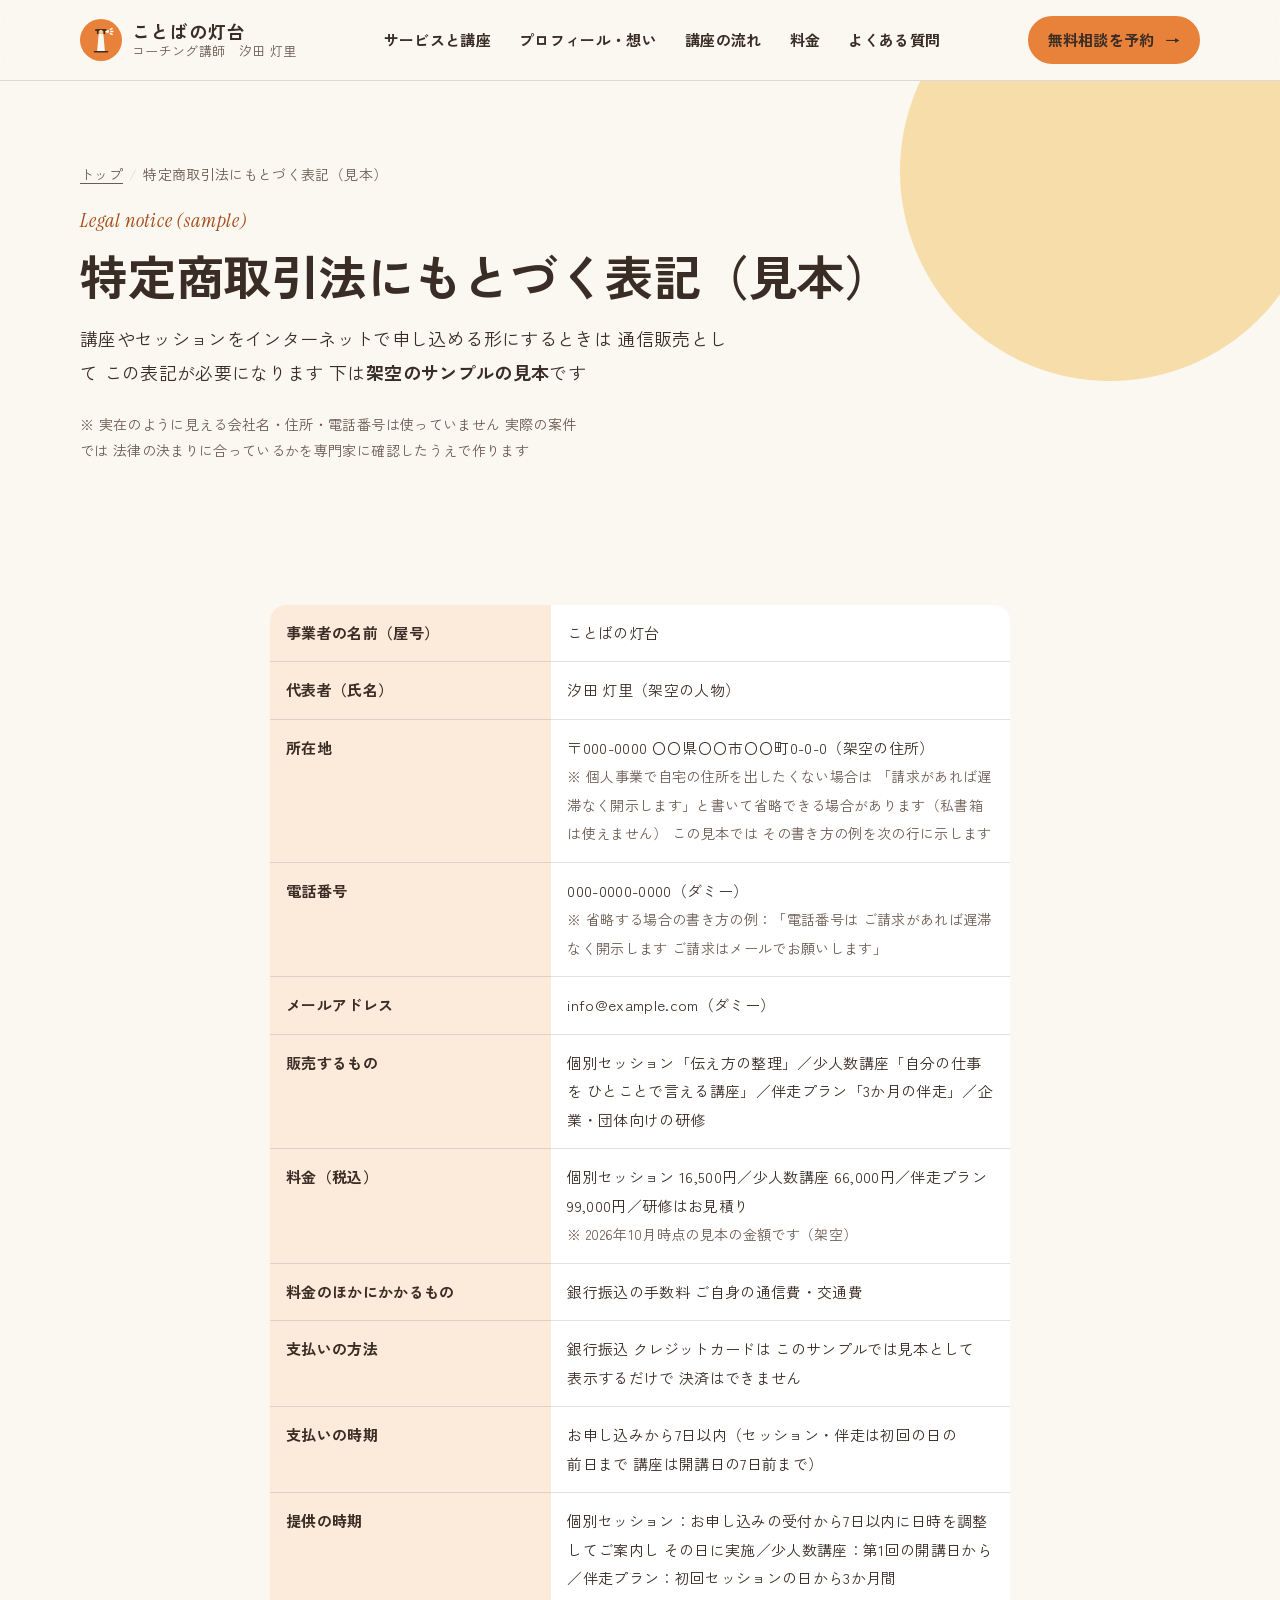
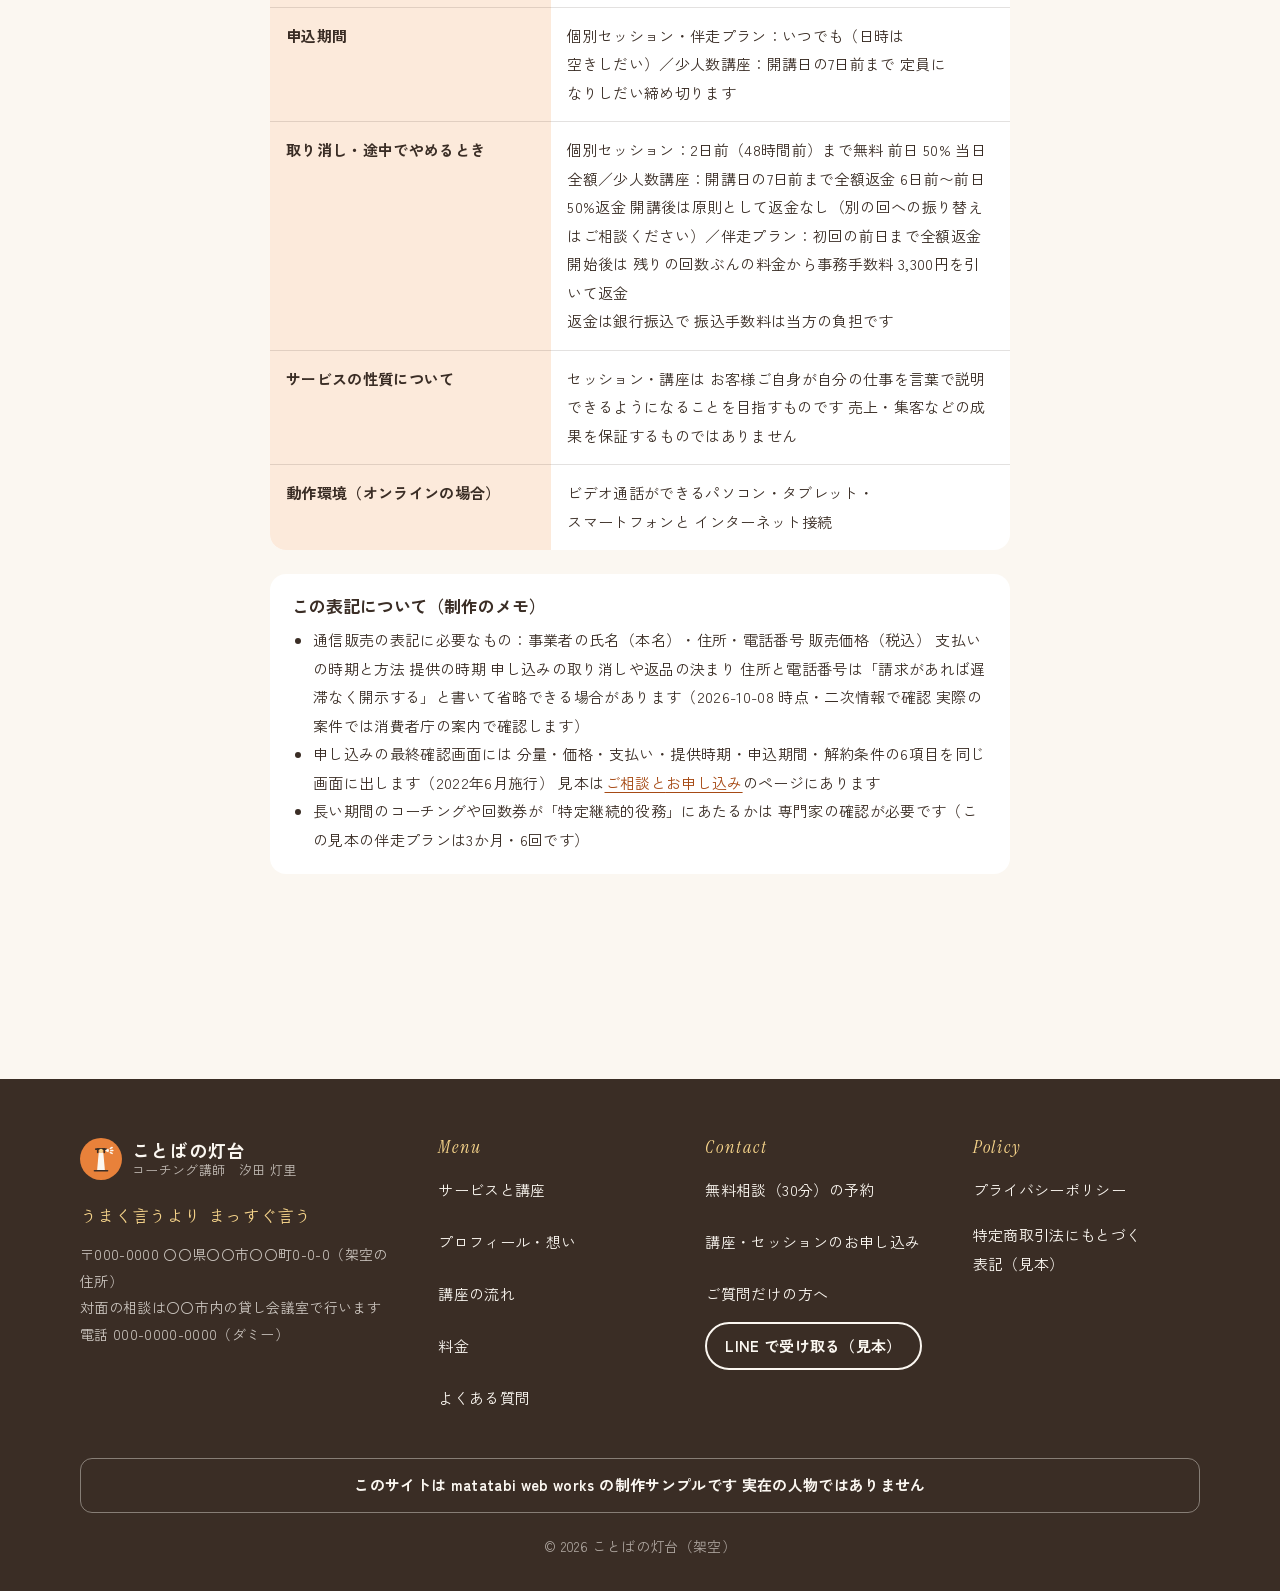
<file: tokushoho.html>
<!DOCTYPE html>
<html lang="ja" data-moji="d">
<head>
  <meta charset="UTF-8">
  <meta name="viewport" content="width=device-width, initial-scale=1">
  <meta name="robots" content="noindex">
  <meta name="format-detection" content="telephone=no">
  <title>特定商取引法にもとづく表記（見本）｜ことばの灯台</title>
  <meta name="description" content="ことばの灯台（コーチング講師 汐田 灯里）の特定商取引法にもとづく表記の見本。事業者名・連絡先・料金（税込）・支払いの時期と方法・提供の時期・申込期間・取り消しの決まり。※架空のサンプルです。">
  <meta property="og:title" content="特定商取引法にもとづく表記（見本）｜ことばの灯台">
  <meta property="og:description" content="通信販売の表記の見本。（制作サンプル・架空の人物）">
  <meta property="og:type" content="website">
  <meta property="og:site_name" content="ことばの灯台（制作サンプル）">
  <meta property="og:locale" content="ja_JP">
  <meta name="theme-color" content="#E8813A">
  <link rel="icon" href="images/favicon.svg" type="image/svg+xml">
  <script>document.documentElement.classList.add('js');</script>
  <link rel="preconnect" href="https://fonts.googleapis.com">
  <link rel="preconnect" href="https://fonts.gstatic.com" crossorigin>
  <link rel="stylesheet" data-font="gothic" href="https://fonts.googleapis.com/css2?family=Zen+Kaku+Gothic+New:wght@400;700&amp;text=%20%22%23%25%26%27%28%29%2C-.%2F0123456789%3A%3C%3D%3E%3F%40ABCDEFGHIJKLMNOPQRSTVW%5B%5D_abcdefghijklmnopqrstuvwxy%C2%A9%C3%97%E2%80%94%E2%80%BB%E2%86%92%E2%9C%93%E3%80%81%E3%80%82%E3%80%87%E3%80%8C%E3%80%8D%E3%80%92%E3%80%9C%E3%81%82%E3%81%84%E3%81%86%E3%81%88%E3%81%8A%E3%81%8B%E3%81%8C%E3%81%8D%E3%81%8E%E3%81%8F%E3%81%90%E3%81%91%E3%81%92%E3%81%93%E3%81%94%E3%81%95%E3%81%97%E3%81%98%E3%81%99%E3%81%9A%E3%81%9B%E3%81%9C%E3%81%9D%E3%81%9E%E3%81%9F%E3%81%A0%E3%81%A1%E3%81%A3%E3%81%A4%E3%81%A5%E3%81%A6%E3%81%A7%E3%81%A8%E3%81%A9%E3%81%AA%E3%81%AB%E3%81%AD%E3%81%AE%E3%81%AF%E3%81%B0%E3%81%B2%E3%81%B3%E3%81%B6%E3%81%B8%E3%81%B9%E3%81%BB%E3%81%BE%E3%81%BF%E3%82%80%E3%82%81%E3%82%82%E3%82%84%E3%82%87%E3%82%88%E3%82%89%E3%82%8A%E3%82%8B%E3%82%8C%E3%82%8D%E3%82%8F%E3%82%92%E3%82%93%E3%82%A2%E3%82%A3%E3%82%A4%E3%82%A6%E3%82%A7%E3%82%A9%E3%82%AA%E3%82%AB%E3%82%AF%E3%82%B0%E3%82%B1%E3%82%B3%E3%82%B4%E3%82%B5%E3%82%B6%E3%82%B7%E3%82%B8%E3%82%B9%E3%82%BB%E3%82%BD%E3%82%BF%E3%83%80%E3%83%81%E3%83%83%E3%83%86%E3%83%87%E3%83%88%E3%83%89%E3%83%8A%E3%83%8B%E3%83%8D%E3%83%8E%E3%83%90%E3%83%91%E3%83%93%E3%83%94%E3%83%95%E3%83%96%E3%83%97%E3%83%9A%E3%83%9B%E3%83%9C%E3%83%9D%E3%83%9E%E3%83%9F%E3%83%A0%E3%83%A1%E3%83%A2%E3%83%A5%E3%83%A7%E3%83%A9%E3%83%AA%E3%83%AB%E3%83%AC%E3%83%AD%E3%83%AF%E3%83%B3%E3%83%BB%E3%83%BC%E4%B8%80%E4%B8%87%E4%B8%88%E4%B8%89%E4%B8%8A%E4%B8%8B%E4%B8%8D%E4%B8%A1%E4%B8%A6%E4%B8%AD%E4%BA%86%E4%BA%88%E4%BA%8B%E4%BA%8C%E4%BA%92%E4%BA%A4%E4%BA%BA%E4%BB%8A%E4%BB%8B%E4%BB%95%E4%BB%96%E4%BB%98%E4%BB%A3%E4%BB%A5%E4%BB%AE%E4%BB%B2%E4%BB%B6%E4%BB%BB%E4%BC%81%E4%BC%91%E4%BC%9A%E4%BC%9D%E4%BC%B4%E4%BC%B8%E4%BD%8F%E4%BD%93%E4%BD%95%E4%BD%9C%E4%BD%BF%E4%BE%8B%E4%BE%9B%E4%BE%9D%E4%BE%A1%E4%BF%82%E4%BF%83%E4%BF%9D%E4%BF%A1%E4%BF%AE%E5%80%8B%E5%80%8D%E5%80%9F%E5%80%A4%E5%81%9C%E5%82%99%E5%83%8D%E5%83%8F%E5%84%80%E5%84%AA%E5%85%83%E5%85%88%E5%85%89%E5%85%A5%E5%85%A8%E5%85%AC%E5%85%B7%E5%86%85%E5%86%86%E5%86%8A%E5%86%99%E5%87%BA%E5%88%86%E5%88%87%E5%88%97%E5%88%9D%E5%88%A4%E5%88%A5%E5%88%A9%E5%88%B6%E5%88%B8%E5%88%BA%E5%89%87%E5%89%8A%E5%89%8D%E5%89%AF%E5%89%B2%E5%8A%9B%E5%8A%A0%E5%8A%A9%E5%8B%89%E5%8B%95%E5%8B%99%E5%8C%96%E5%8C%BB%E5%8D%8A%E5%8D%B0%E5%8E%9F%E5%8F%82%E5%8F%8B%E5%8F%8D%E5%8F%8E%E5%8F%96%E5%8F%97%E5%8F%A3%E5%8F%AF%E5%8F%B0%E5%8F%B7%E5%90%84%E5%90%88%E5%90%8C%E5%90%8D%E5%90%91%E5%90%AB%E5%91%8A%E5%91%B3%E5%91%BC%E5%93%81%E5%93%A1%E5%95%86%E5%95%8F%E5%96%B6%E5%99%A8%E5%9B%9E%E5%9B%A3%E5%9B%B0%E5%9B%B2%E5%9B%B3%E5%9B%BA%E5%9B%BD%E5%9C%9F%E5%9C%A8%E5%9C%B0%E5%9F%8B%E5%9F%9F%E5%A0%B1%E5%A0%B4%E5%A2%83%E5%A2%97%E5%A3%AB%E5%A3%B0%E5%A3%B2%E5%A4%89%E5%A4%96%E5%A4%9A%E5%A4%A7%E5%A4%AB%E5%A5%91%E5%A5%B3%E5%A7%8B%E5%A9%A6%E5%AD%90%E5%AD%97%E5%AD%98%E5%AE%85%E5%AE%88%E5%AE%89%E5%AE%8C%E5%AE%9A%E5%AE%9B%E5%AE%9F%E5%AE%A2%E5%AE%A4%E5%AE%B6%E5%AE%B9%E5%AE%BF%E5%AF%84%E5%AF%BE%E5%B0%82%E5%B0%8F%E5%B0%91%E5%B1%8A%E5%B1%8B%E5%B1%B1%E5%B7%A5%E5%B7%A6%E5%B7%AE%E5%B8%82%E5%B8%8C%E5%B8%AB%E5%B8%AD%E5%B9%B3%E5%B9%B4%E5%BA%81%E5%BA%83%E5%BA%97%E5%BA%A6%E5%BA%A7%E5%BC%81%E5%BC%8F%E5%BC%95%E5%BC%B5%E5%BC%B7%E5%BD%93%E5%BD%A2%E5%BD%B9%E5%BE%8B%E5%BE%8C%E5%BE%97%E5%BE%B4%E5%BF%83%E5%BF%85%E5%BF%9C%E6%80%9D%E6%80%A5%E6%80%A7%E6%82%A9%E6%82%AA%E6%83%85%E6%83%B3%E6%84%8F%E6%84%9F%E6%85%8B%E6%85%AE%E6%88%90%E6%88%BB%E6%89%80%E6%89%8B%E6%89%93%E6%89%95%E6%89%B1%E6%89%BF%E6%8A%95%E6%8A%98%E6%8A%BC%E6%8B%85%E6%8C%81%E6%8C%87%E6%8C%AF%E6%8E%A2%E6%8E%A5%E6%8E%B2%E6%8F%90%E6%8F%9B%E6%93%8D%E6%94%AF%E6%94%BF%E6%95%99%E6%95%B0%E6%95%B4%E6%96%87%E6%96%99%E6%96%AD%E6%96%B0%E6%96%B9%E6%96%BD%E6%97%8F%E6%97%A5%E6%98%8E%E6%98%9F%E6%99%82%E6%9B%9C%E6%9B%B4%E6%9B%B8%E6%9B%BF%E6%9C%80%E6%9C%88%E6%9C%9B%E6%9C%9F%E6%9C%A8%E6%9C%AB%E6%9C%AC%E6%9C%BA%E6%9D%90%E6%9D%9F%E6%9D%A1%E6%9D%A5%E6%9E%90%E6%9E%9A%E6%9E%9C%E6%9E%A0%E6%9E%B6%E6%A0%BC%E6%A1%88%E6%A5%AD%E6%A6%82%E6%A7%8B%E6%A7%98%E6%A8%AA%E6%A9%9F%E6%AC%84%E6%AC%A0%E6%AC%A1%E6%AD%A2%E6%AD%A3%E6%AD%A9%E6%AD%B4%E6%AE%8B%E6%AE%B5%E6%AF%8E%E6%B0%8F%E6%B0%97%E6%B0%B4%E6%B1%82%E6%B1%90%E6%B1%BA%E6%B3%81%E6%B3%95%E6%B3%A8%E6%B3%B3%E6%B4%BE%E6%B5%81%E6%B6%88%E6%B7%B1%E6%B7%BB%E6%B8%88%E6%B8%9B%E6%B8%A1%E6%BA%80%E6%BA%96%E6%BB%9E%E7%81%AB%E7%81%AF%E7%82%B9%E7%84%A1%E7%85%A7%E7%89%A9%E7%89%B9%E7%8A%B6%E7%8B%AC%E7%8F%BE%E7%90%86%E7%92%B0%E7%94%9F%E7%94%A3%E7%94%A8%E7%94%B0%E7%94%B1%E7%94%B3%E7%94%BA%E7%94%BB%E7%95%A5%E7%95%AA%E7%99%82%E7%99%BA%E7%99%BB%E7%99%BD%E7%9A%84%E7%9B%AE%E7%9B%B4%E7%9B%B8%E7%9C%81%E7%9C%8C%E7%9C%9F%E7%9F%A5%E7%9F%AD%E7%A0%94%E7%A2%BA%E7%A4%BA%E7%A4%BC%E7%A4%BE%E7%A5%9D%E7%A5%A8%E7%A7%81%E7%A7%BB%E7%A8%8B%E7%A8%8E%E7%A8%AE%E7%A8%BF%E7%A9%8D%E7%A9%BA%E7%AA%93%E7%AB%8B%E7%AB%A0%E7%AB%AF%E7%AC%AC%E7%AD%86%E7%AD%94%E7%AE%87%E7%AE%97%E7%AE%B1%E7%AF%84%E7%B4%84%E7%B4%8D%E7%B4%99%E7%B4%B9%E7%B5%82%E7%B5%84%E7%B5%8C%E7%B5%90%E7%B5%A1%E7%B6%99%E7%B6%9A%E7%B7%8A%E7%B7%92%E7%B7%A0%E7%B7%B4%E7%B8%BE%E7%BD%AE%E7%BD%B2%E7%BE%85%E7%BE%A9%E7%BF%92%E8%80%83%E8%80%85%E8%81%9E%E8%81%B7%E8%83%8C%E8%83%BD%E8%87%AA%E8%88%B9%E8%89%AF%E8%8A%B1%E8%8B%A6%E8%91%89%E8%A1%8C%E8%A1%A8%E8%A3%9C%E8%A6%81%E8%A6%8B%E8%A6%8F%E8%A6%9A%E8%A6%A7%E8%A7%A3%E8%A8%80%E8%A8%82%E8%A8%88%E8%A8%98%E8%A8%B1%E8%A8%BC%E8%A9%A6%E8%A9%B1%E8%AA%8D%E8%AA%9E%E8%AA%A4%E8%AA%AC%E8%AA%AD%E8%AA%BF%E8%AB%87%E8%AB%8B%E8%AC%9B%E8%AD%B0%E8%AD%B7%E8%B2%A0%E8%B2%A9%E8%B2%B8%E8%B2%BB%E8%B3%87%E8%B3%AA%E8%B5%B0%E8%B5%B7%E8%B6%B3%E8%BA%AB%E8%BC%89%E8%BE%BC%E8%BF%91%E8%BF%94%E8%BF%AB%E8%BF%B7%E8%BF%BD%E9%80%80%E9%80%81%E9%80%94%E9%80%9A%E9%80%A3%E9%80%B1%E9%80%B2%E9%81%85%E9%81%8B%E9%81%93%E9%81%95%E9%81%A0%E9%81%B8%E9%83%A8%E9%83%BD%E9%85%8D%E9%87%8C%E9%87%8D%E9%87%8F%E9%87%91%E9%87%A3%E9%8A%80%E9%8C%B2%E9%95%B7%E9%96%80%E9%96%89%E9%96%8B%E9%96%93%E9%96%A2%E9%99%8D%E9%99%90%E9%99%A4%E9%9A%8E%E9%9A%9B%E9%9B%86%E9%9B%A2%E9%9B%BB%E9%9D%A2%E9%9F%B3%E9%A0%85%E9%A0%86%E9%A0%88%E9%A0%90%E9%A0%98%E9%A0%AD%E9%A0%BC%E9%A1%8C%E9%A1%8D%E9%A1%94%E9%A1%98%E9%A1%9E%E9%A3%9B%E9%A8%93%E9%AB%98%E9%AD%85%EF%BC%88%EF%BC%89%EF%BC%8B%EF%BC%8F%EF%BC%9A%EF%BC%9F%EF%BC%BB%EF%BC%BD%EF%BD%9C&amp;display=swap">
  <link rel="stylesheet" data-font="hand" href="https://fonts.googleapis.com/css2?family=Klee+One:wght@600&amp;text=%E3%80%81%E3%80%82%E3%80%8C%E3%80%8D%E3%81%82%E3%81%84%E3%81%86%E3%81%88%E3%81%8B%E3%81%8C%E3%81%8D%E3%81%8F%E3%81%90%E3%81%91%E3%81%93%E3%81%97%E3%81%98%E3%81%99%E3%81%9A%E3%81%9B%E3%81%9F%E3%81%A0%E3%81%A3%E3%81%A6%E3%81%A7%E3%81%A8%E3%81%AA%E3%81%AB%E3%81%AE%E3%81%AF%E3%81%B0%E3%81%B3%E3%81%B6%E3%81%BB%E3%81%BE%E3%82%80%E3%82%81%E3%82%88%E3%82%89%E3%82%8A%E3%82%92%E3%82%93%E3%82%B8%E3%83%9A%E3%83%BC%E4%B8%8A%E4%BA%BA%E4%BC%B8%E5%85%89%E5%87%BA%E5%8F%B0%E5%90%91%E5%B1%8A%E6%89%8B%E6%96%B9%E6%B1%90%E7%81%AF%E7%85%A7%E7%94%B0%E7%B5%8C%E8%83%8C%E8%91%89%E8%A6%81%E8%A8%80%E9%80%B2%E9%81%A0%E9%87%8C%E9%A8%93&amp;display=swap">
  <link rel="stylesheet" data-font="accent" href="https://fonts.googleapis.com/css2?family=Instrument+Serif:ital@0;1&amp;text=%20%26%28%29%2C.%2F0123456789%3AABCFHIJKLNOPQSTVWabcdefghiklmnopqrstuvwy%E2%80%94%E3%80%9C%E5%86%86&amp;display=swap">
  <link rel="stylesheet" href="css/style.css?v=20261031-4">
  <script src="js/main.js?v=20261008-5" defer></script>
</head>
<body class="has-fixed-cta">
  <a href="#main" class="skip-link">本文へ<wbr>移動</a>
<!-- @header -->
<header class="site-header">
  <div class="container site-header__inner">
    <a href="index.html" class="site-logo" aria-label="ことばの灯台 トップページ">
      <img class="site-logo__mark" src="images/logo-mark.svg" alt="" width="42" height="42">
      <span class="site-logo__text"><span class="site-logo__name">ことばの<wbr>灯台</span><span class="site-logo__sub"><wbr>コーチング<wbr>講師　汐田 灯里</span></span>
    </a>
    <nav class="site-nav" id="site-nav" aria-label="メインメニュー">
      <ul class="site-nav__list">
        <li data-wrap="phrase"><a href="services.html">サービスと<wbr>講座</a></li>
        <li data-wrap="phrase"><a href="about.html">プロフィール・想い</a></li>
        <li data-wrap="phrase"><a href="flow.html">講座の<wbr>流れ</a></li>
        <li data-wrap="phrase"><a href="price.html">料金</a></li>
        <li data-wrap="phrase"><a href="faq.html">よく<wbr>ある<wbr>質問</a></li>
        <li data-wrap="phrase" class="site-nav__contact"><a href="contact.html">ご相談・<wbr>お申し込み</a></li>
      </ul>
      <p data-clauses="1" data-wrap="phrase" class="site-nav__note"><span class="kc">この<wbr>サイトは<wbr>制作<wbr>サンプルです</span> <span class="kc"><wbr>フォーム・予約・申し込みは どこにも<wbr>送信されません</span></p>
    </nav>
    <div class="site-header__actions">
      <a href="contact.html#reserve" class="btn btn--primary btn--small site-header__cta">無料相談を<wbr>予約 <span class="arrow" aria-hidden="true">→</span></a>
      <a href="contact.html#reserve" class="btn btn--primary btn--small site-header__cta--sp">相談</a>
      <button type="button" class="menu-toggle" aria-expanded="false" aria-controls="site-nav"><span class="menu-toggle__bars"><span></span></span><span class="menu-toggle__label">メニュー</span></button>
    </div>
  </div>
</header>
<!-- @/header -->
  <main id="main">
    <section class="page-hero">
      <div class="container">
        <ol class="breadcrumb" aria-label="現在のページ"><li data-wrap="phrase"><a href="index.html">トップ</a></li><li data-wrap="phrase">特定商取引法に<wbr>もとづく<wbr>表記<wbr>（見本）</li></ol>
        <span class="eyebrow">Legal notice (sample)</span>
        <h1>特定商取引法に<wbr>もとづく<wbr>表記<wbr>（見本）</h1>
        <p class="lead">講座や<wbr>セッションを<wbr>インターネットで<wbr>申し込める<wbr>形に<wbr>する<wbr>ときは 通信販売と<wbr>して この<wbr>表記が<wbr>必要に<wbr>なります 下は<strong><wbr>架空の<wbr>サンプルの<wbr>見本</strong>です</p>
        <p class="note">※ 実在のように<wbr>見える<wbr>会社名・住所・電話番号は<wbr>使っていません 実際の<wbr>案件では 法律の<wbr>決まりに<wbr>合っているかを<wbr>専門家に<wbr>確認したうえで<wbr>作ります</p>
      </div>
    </section>
    <section class="section section--tight" aria-labelledby="table-title">
      <div class="container container--narrow">
        <h2 class="visually-hidden" id="table-title">表記の<wbr>内容</h2>
        <div class="table-wrap reveal">
          <table class="price-table">
            <tr><th>事業者の<wbr>名前<wbr>（屋号）</th><td data-wrap="phrase">ことばの<wbr>灯台</td></tr>
            <tr><th>代表者<wbr>（氏名）</th><td data-wrap="phrase">汐田 灯里<wbr>（架空の<wbr>人物）</td></tr>
            <tr><th>所在地</th><td>〒000-0000 〇〇県〇〇市〇〇町0-0-0<wbr>（架空の<wbr>住所）<br><span class="note">※ 個人事業で<wbr>自宅の<wbr>住所を<wbr>出したくない<wbr>場合は 「請求が<wbr>あれば<wbr>遅滞なく<wbr>開示します」と<wbr>書いて<wbr>省略できる<wbr>場合が<wbr>あります<wbr>（<wbr>私書箱は<wbr>使えません） この<wbr>見本では その<wbr>書き方の<wbr>例を<wbr>次の<wbr>行に<wbr>示します</span></td></tr>
            <tr><th>電話番号</th><td>000-0000-0000<wbr>（ダミー）<br><span class="note">※ 省略する<wbr>場合の<wbr>書き方の<wbr>例：<wbr>「電話番号は ご請求が<wbr>あれば<wbr>遅滞なく<wbr>開示します ご請求は<wbr>メールで<wbr>お願いします」</span></td></tr>
            <tr><th>メールアドレス</th><td data-wrap="phrase">info@example.com<wbr>（ダミー）</td></tr>
            <tr><th>販売する<wbr>もの</th><td>個別セッション<wbr>「伝え方の<wbr>整理」／<wbr>少人<wbr>数講座<wbr>「自分の<wbr>仕事を ひとことで<wbr>言える<wbr>講座」／伴走<wbr>プラン「3か月の<wbr>伴走」／企業・団体<wbr>向けの<wbr>研修</td></tr>
            <tr><th>料金<wbr>（税込）</th><td>個別<wbr>セッション 16,500円／<wbr>少人<wbr>数講座 66,000円／伴走<wbr>プラン 99,000円／研修は<wbr>お見積り<br><span class="note">※ 2026年10月時点の<wbr>見本の<wbr>金額です<wbr>（架空）</span></td></tr>
            <tr><th>料金の<wbr>ほかに<wbr>かかる<wbr>もの</th><td data-wrap="phrase">銀行振込の<wbr>手数料 ご自身の<wbr>通信費・交通費</td></tr>
            <tr><th>支払いの<wbr>方法</th><td data-wrap="phrase">銀行振込 クレジットカードは この<wbr>サンプルでは<wbr>見本と<wbr>して<wbr>表示するだけで 決済は<wbr>できません</td></tr>
            <tr><th>支払いの<wbr>時期</th><td data-wrap="phrase">お申し込みから<wbr>7日以内<wbr>（セッション・伴走は<wbr>初回の<wbr>日の<wbr>前日まで 講座は<wbr>開講日の<wbr>7日前まで）</td></tr>
            <tr><th>提供の<wbr>時期</th><td>個別<wbr>セッション：<wbr>お申し込みの<wbr>受付から<wbr>7日以内に<wbr>日時を<wbr>調整して<wbr>ご案内し その<wbr>日に<wbr>実施／<wbr>少人<wbr>数<wbr>講座：第1回の<wbr>開講日から<wbr>／伴走プラン：<wbr>初回<wbr>セッションの<wbr>日から<wbr>3か<wbr>月間</td></tr>
            <tr><th>申込期間</th><td data-wrap="phrase">個別<wbr>セッション・伴走<wbr>プラン：いつでも<wbr>（日時は<wbr>空きしだい）<wbr>／少人<wbr>数<wbr>講座：開講日の<wbr>7日前まで 定員に<wbr>なりしだい<wbr>締め切ります</td></tr>
            <tr><th>取り消し・途中で<wbr>やめる<wbr>とき</th><td>個別<wbr>セッション：2日前<wbr>（48時間前）まで<wbr>無料 前日 50% 当日 全額／<wbr>少人<wbr>数<wbr>講座：開講日の<wbr>7日前まで<wbr>全額返金 6日前〜前日 50%返金 開講後は<wbr>原則と<wbr>して<wbr>返金なし<wbr>（別の<wbr>回への<wbr>振り替えは<wbr>ご相談ください）<wbr>／伴走<wbr>プラン：初回の<wbr>前日まで<wbr>全額返金 開始後は 残りの<wbr>回数ぶんの<wbr>料金から<wbr>事務手数<wbr>料 3,300円を<wbr>引いて<wbr>返金<br>返金は<wbr>銀行振込で 振込手数料は<wbr>当方の<wbr>負担です</td></tr>
            <tr><th>サービスの<wbr>性質に<wbr>ついて</th><td>セッション・講座は お客様ご自身が<wbr>自分の<wbr>仕事を<wbr>言葉で<wbr>説明できるようになる<wbr>ことを<wbr>目指す<wbr>ものです 売上・集客などの<wbr>成果を<wbr>保証する<wbr>ものではありません</td></tr>
            <tr><th>動作環境<wbr>（オンラインの<wbr>場合）</th><td data-wrap="phrase">ビデオ通話が<wbr>できる<wbr>パソコン・タブレット・スマートフォンと インターネット<wbr>接続</td></tr>
          </table>
        </div>
        <div class="price-note reveal" style="margin-top:24px">
          <h3>この<wbr>表記に<wbr>ついて<wbr>（制作の<wbr>メモ）</h3>
          <ul style="font-size:0.9375rem;margin:0">
            <li>通信販売の<wbr>表記に<wbr>必要な<wbr>もの<wbr>：事業者の<wbr>氏名<wbr>（本名）<wbr>・住所・電話番号 販売価格<wbr>（税込） 支払いの<wbr>時期と<wbr>方法 提供の<wbr>時期 申し込みの<wbr>取り消しや<wbr>返品の<wbr>決まり 住所と<wbr>電話番号は<wbr>「請求が<wbr>あれば<wbr>遅滞なく<wbr>開示する」と<wbr>書いて<wbr>省略できる<wbr>場合が<wbr>あります<wbr>（2026-10-08 時点・<wbr>二次情報で<wbr>確認 実際の<wbr>案件では<wbr>消費者庁の<wbr>案内で<wbr>確認します）</li>
            <li>申し込みの<wbr>最終確認画面には 分量・価格・支払い・提供時期・申込期間・解約条件の<wbr>6項目を<wbr>同じ<wbr>画面に<wbr>出します<wbr>（2022年6月施行） 見本は<a href="contact.html#apply"><wbr>ご相談と<wbr>お申し込み</a>の<wbr>ページに<wbr>あります</li>
            <li>長い<wbr>期間の<wbr>コーチングや<wbr>回数券が<wbr>「特定継続的役務」に<wbr>あたるかは 専門家の<wbr>確認が<wbr>必要です<wbr>（この<wbr>見本の<wbr>伴走プランは<wbr>3か月・6回です）</li>
          </ul>
        </div>
      </div>
    </section>
  </main>
<!-- @footer -->
<footer class="site-footer">
  <div class="container">
    <div class="site-footer__top">
      <div class="site-footer__brand">
        <a href="index.html" class="site-logo" aria-label="ことばの灯台 トップページ">
          <img class="site-logo__mark" src="images/logo-mark.svg" alt="" width="42" height="42">
          <span class="site-logo__text"><span class="site-logo__name">ことばの<wbr>灯台</span><span class="site-logo__sub"><wbr>コーチング<wbr>講師　汐田 灯里</span></span>
        </a>
        <p data-wrap="phrase" class="site-footer__tag">うまく<wbr>言うより まっすぐ<wbr>言う</p>
        <p class="site-footer__addr">〒000-0000 〇〇県〇〇市〇〇町0-0-0<wbr>（架空の<wbr>住所）<br>対面の<wbr>相談は<wbr>〇〇市内の<wbr>貸し会議室で<wbr>行います<br>電話 000-0000-0000<wbr>（ダミー）</p>
      </div>
      <nav class="site-footer__nav" aria-label="フッターメニュー：ご案内">
        <h2>Menu</h2>
        <ul>
          <li data-wrap="phrase"><a href="services.html">サービスと<wbr>講座</a></li>
          <li data-wrap="phrase"><a href="about.html">プロフィール・想い</a></li>
          <li data-wrap="phrase"><a href="flow.html">講座の<wbr>流れ</a></li>
          <li data-wrap="phrase"><a href="price.html">料金</a></li>
          <li data-wrap="phrase"><a href="faq.html">よく<wbr>ある<wbr>質問</a></li>
        </ul>
      </nav>
      <nav class="site-footer__nav" aria-label="フッターメニュー：ご相談">
        <h2>Contact</h2>
        <ul>
          <li data-wrap="phrase"><a href="contact.html#reserve">無料相談<wbr>（30分）の<wbr>予約</a></li>
          <li data-wrap="phrase"><a href="contact.html#apply">講座・セッションの<wbr>お申し込み</a></li>
          <li data-wrap="phrase"><a href="contact.html#question">ご質問だけの<wbr>方へ</a></li>
          <li><button type="button" class="btn btn--small btn--secondary" data-sample="line" style="color:var(--c-base);border-color:var(--c-base)">LINE で<wbr>受け取る<wbr>（見本）</button></li>
        </ul>
      </nav>
      <nav class="site-footer__nav" aria-label="フッターメニュー：表記">
        <h2>Policy</h2>
        <ul>
          <li data-wrap="phrase"><a href="privacy.html">プライバシーポリシー</a></li>
          <li data-wrap="phrase"><a href="tokushoho.html">特定商取引法に<wbr>もとづく<wbr>表記<wbr>（見本）</a></li>
        </ul>
      </nav>
    </div>
    <p data-clauses="1" data-wrap="phrase" class="site-footer__sample"><span class="kc">この<wbr>サイトは matatabi web works の<wbr>制作<wbr>サンプルです</span> <span class="kc"><wbr>実在の<wbr>人物ではありません</span></p>
    <p data-wrap="phrase" class="site-footer__copy">© <span data-year>2026</span> ことばの<wbr>灯台<wbr>（架空）</p>
  </div>
</footer>
<div class="fixed-cta" aria-label="相談の入口">
  <button type="button" class="fixed-cta__line" data-sample="line"><svg viewBox="0 0 24 24" aria-hidden="true" fill="none" stroke="currentColor" stroke-width="2" stroke-linecap="round" stroke-linejoin="round"><path d="M4 5h16v11H9l-5 4z"/><path d="M8 9h8M8 12h5"/></svg>LINE<wbr>（見本）</button>
  <a href="contact.html#reserve" class="fixed-cta__reserve">無料相談を<wbr>予約 <span aria-hidden="true">→</span></a>
</div>
<!-- @/footer -->
</body>
</html>
</file>
<file: css/style.css>
/* ことばの灯台（制作サンプル）— style.css
   方向：あたたかく前向きで、個人の顔が見える（docs/design-direction.md）
   色：焙茶 #3A2D25／夕橙 #E8813A／濃い橙 #A64A15／ひかりの黄 #F5D38A／生成り #FBF7F1
   字体：Zen Kaku Gothic New（本文・見出し）／Klee One（想いの一文）／Instrument Serif（英字・数字） */

:root {
  --c-main: #3A2D25;
  --c-main-soft: #6B5B52;
  --c-accent: #E8813A;
  --c-accent-deep: #A64A15;
  --c-accent-light: #F5D38A;
  --c-accent-pale: #FCEADB;
  --c-base: #FBF7F1;
  --c-white: #FFFFFF;
  --c-line: rgba(58, 45, 37, 0.14);
  --font-body: "Zen Kaku Gothic New", "Hiragino Kaku Gothic ProN", "Hiragino Sans", "Yu Gothic", "Noto Sans JP", Meiryo, sans-serif;
  --font-hand: "Klee One", "Hiragino Maru Gothic ProN", var(--font-body);
  --font-accent: "Instrument Serif", "Times New Roman", Georgia, serif;
  --fs-body: 1rem;
  --lh-body: 1.9;
  --radius-tile: 20px;
  --radius-card: 16px;
  --shadow-soft: 0 10px 30px rgba(58, 45, 37, 0.08);
  --space-section: 72px;
  --gutter: 20px;
  --header-h: 64px;
  --ease-out: cubic-bezier(0.22, 1, 0.36, 1);
}
@media (min-width: 1024px) {
  :root { --fs-body: 1.0625rem; --space-section: 128px; --gutter: 40px; --header-h: 80px; }
}

/* ---------- 基本 ---------- */
*, *::before, *::after { box-sizing: border-box; }
html { font-size: 100%; scroll-behavior: smooth; -webkit-text-size-adjust: 100%; overflow-x: clip; }
@media (prefers-reduced-motion: reduce) { html { scroll-behavior: auto; } }
body {
  margin: 0;
  overflow-x: clip;
  font-family: var(--font-body);
  font-size: var(--fs-body);
  line-height: var(--lh-body);
  color: var(--c-main);
  background: var(--c-base);
  letter-spacing: 0.02em;
  overflow-wrap: anywhere;
  font-feature-settings: "palt" 0;
}
body.has-fixed-cta { padding-bottom: 84px; }
@media (min-width: 1024px) { body.has-fixed-cta { padding-bottom: 0; } }
img, svg { max-width: 100%; height: auto; display: block; }
figure { margin: 0; }
a { color: var(--c-accent-deep); text-decoration-thickness: 1px; text-underline-offset: 0.2em; }
a:hover { text-decoration-thickness: 2px; }
h1, h2, h3, h4 { font-weight: 700; line-height: 1.4; letter-spacing: -0.005em; margin: 0 0 0.6em; text-wrap: balance; word-break: auto-phrase; }
h1 { font-size: 1.875rem; }
h2 { font-size: 1.625rem; }
h3 { font-size: 1.2rem; }
h4 { font-size: 1.05rem; }
@media (min-width: 1024px) {
  h1 { font-size: 3rem; }
  h2 { font-size: 2.25rem; }
  h3 { font-size: 1.35rem; }
}
p { margin: 0 0 1.2em; }
p:last-child { margin-bottom: 0; }
ul, ol { padding-left: 1.4em; margin: 0 0 1.2em; }
small, .note { font-size: 0.875rem; color: var(--c-main-soft); }
strong { font-weight: 700; }
.marker { background: linear-gradient(transparent 62%, var(--c-accent-light) 62%, var(--c-accent-light) 92%, transparent 92%); padding: 0 0.1em; }
.nowrap { white-space: nowrap; }
.container { width: 100%; max-width: 1200px; margin: 0 auto; padding-left: var(--gutter); padding-right: var(--gutter); }
.container--narrow { max-width: 820px; }
.visually-hidden { position: absolute !important; width: 1px; height: 1px; margin: -1px; padding: 0; overflow: hidden; clip: rect(0 0 0 0); clip-path: inset(50%); white-space: nowrap; border: 0; }
.skip-link { position: absolute; left: 8px; top: -60px; z-index: 1000; background: var(--c-main); color: var(--c-white); padding: 12px 16px; border-radius: 8px; }
.skip-link:focus { top: 8px; }
:focus-visible { outline: 3px solid var(--c-accent-deep); outline-offset: 3px; border-radius: 4px; }

/* 英字の小見出し（Instrument Serif・斜体） */
.eyebrow {
  display: block;
  font-family: var(--font-accent);
  font-style: italic;
  font-weight: 400;
  font-size: 1.25rem;
  letter-spacing: 0.04em;
  color: var(--c-accent-deep);
  margin-bottom: 10px;
  line-height: 1.2;
}
.num { font-family: var(--font-accent); font-weight: 400; font-variant-numeric: tabular-nums; }
.hand { font-family: var(--font-hand); font-weight: 600; letter-spacing: 0.04em; }

/* ---------- ボタン ---------- */
.btn {
  display: inline-flex; align-items: center; justify-content: center; gap: 10px;
  min-height: 56px; padding: 12px 28px; border-radius: 999px;
  font-weight: 700; font-size: 1rem; line-height: 1.3; text-decoration: none; cursor: pointer;
  border: 2px solid transparent; font-family: inherit; letter-spacing: 0.02em;
  transition: transform 0.25s var(--ease-out), box-shadow 0.25s var(--ease-out), background-color 0.25s;
}
.btn--primary { background: var(--c-accent); color: var(--c-main); border-color: var(--c-accent); }
.btn--primary:hover, .btn--primary:focus-visible { background: #F1934F; transform: translateY(-2px); box-shadow: 0 10px 24px rgba(232, 129, 58, 0.35); }
.btn--secondary { background: transparent; color: var(--c-main); border-color: var(--c-main); }
.btn--secondary:hover, .btn--secondary:focus-visible { background: var(--c-white); transform: translateY(-2px); }
.btn--dark { background: var(--c-main); color: var(--c-white); border-color: var(--c-main); }
.btn--dark:hover { background: #4E3D33; transform: translateY(-2px); }
.btn--small { min-height: 48px; padding: 8px 18px; font-size: 0.9375rem; }
.btn--block { width: 100%; }
.btn .arrow { display: inline-block; transition: transform 0.25s var(--ease-out); }
.btn:hover .arrow { transform: translateX(4px); }
.btn-row { display: flex; flex-wrap: wrap; gap: 12px; align-items: center; }
@media (max-width: 480px) { .btn { padding: 12px 20px; font-size: 0.9375rem; } .btn-row .btn { width: 100%; } }
.btn-row--center { justify-content: center; }
.btn:disabled, .btn[aria-disabled="true"] { opacity: 0.5; cursor: not-allowed; transform: none; box-shadow: none; }

/* ---------- ヘッダー ---------- */
.site-header {
  position: sticky; top: 0; z-index: 100;
  background: rgba(251, 247, 241, 0.82);
  -webkit-backdrop-filter: blur(14px); backdrop-filter: blur(14px);
  border-bottom: 1px solid var(--c-line);
}
.site-header__inner { display: flex; align-items: center; justify-content: space-between; gap: 16px; min-height: var(--header-h); }
.site-logo { display: flex; align-items: center; gap: 10px; color: var(--c-main); text-decoration: none; min-height: 48px; }
.site-logo__mark { width: 36px; height: 36px; flex: none; }
.site-logo__text { display: flex; flex-direction: column; line-height: 1.2; }
.site-logo__name { font-weight: 700; font-size: 1.125rem; letter-spacing: 0.06em; }
.site-logo__sub { font-size: 0.8125rem; color: var(--c-main-soft); display: none; }
@media (min-width: 1024px) { .site-logo__sub { display: block; } .site-logo__mark { width: 42px; height: 42px; } }
.site-header__actions { display: flex; align-items: center; gap: 8px; }
.site-header__cta { display: none; }
.site-header__cta--sp { display: inline-flex; }
@media (min-width: 1024px) { .site-header__cta { display: inline-flex; } .site-header__cta--sp { display: none; } }

.menu-toggle {
  display: inline-flex; flex-direction: column; align-items: center; justify-content: center; gap: 4px;
  width: 60px; min-height: 52px; border: 0; background: transparent; cursor: pointer; color: var(--c-main); font-family: inherit; padding: 4px; border-radius: 10px;
}
.menu-toggle__bars { position: relative; width: 22px; height: 14px; display: block; }
.menu-toggle__bars::before, .menu-toggle__bars::after, .menu-toggle__bars span { content: ""; position: absolute; left: 0; width: 100%; height: 2px; background: currentColor; border-radius: 2px; transition: transform 0.3s var(--ease-out), opacity 0.2s; }
.menu-toggle__bars::before { top: 0; }
.menu-toggle__bars span { top: 6px; }
.menu-toggle__bars::after { bottom: 0; }
.menu-toggle[aria-expanded="true"] .menu-toggle__bars::before { transform: translateY(6px) rotate(45deg); }
.menu-toggle[aria-expanded="true"] .menu-toggle__bars::after { transform: translateY(-6px) rotate(-45deg); }
.menu-toggle[aria-expanded="true"] .menu-toggle__bars span { opacity: 0; }
.menu-toggle__label { font-size: 0.8125rem; line-height: 1; font-weight: 700; }
@media (min-width: 1024px) { .menu-toggle { display: none; } }

.site-nav { position: fixed; inset: var(--header-h) 0 0 0; background: var(--c-base); padding: 24px var(--gutter) 120px; overflow-y: auto; transform: translateX(100%); opacity: 0; visibility: hidden; transition: transform 0.4s var(--ease-out), opacity 0.3s, visibility 0.3s; z-index: 90; }
.site-nav.is-open { transform: translateX(0); opacity: 1; visibility: visible; }
.site-nav__list { list-style: none; margin: 0; padding: 0; display: flex; flex-direction: column; gap: 4px; }
.site-nav__list a { display: flex; align-items: center; justify-content: space-between; min-height: 56px; padding: 8px 12px; color: var(--c-main); text-decoration: none; font-weight: 700; font-size: 1.125rem; border-radius: 12px; border-bottom: 1px solid var(--c-line); }
.site-nav__list a::after { content: "→"; color: var(--c-accent-deep); }
.site-nav__list a[aria-current="page"] { color: var(--c-accent-deep); }
.site-nav__contact a { background: var(--c-accent); border: 0; justify-content: center; margin-top: 16px; border-radius: 999px; }
.site-nav__contact a::after { content: none; }
.site-nav__note { margin-top: 28px; font-size: 0.875rem; color: var(--c-main-soft); }
@media (min-width: 1024px) {
  .site-nav { position: static; inset: auto; background: transparent; padding: 0; transform: none; opacity: 1; visibility: visible; overflow: visible; transition: none; }
  .site-nav__list { flex-direction: row; align-items: center; gap: 4px; }
  .site-nav__list a { min-height: 48px; padding: 8px 12px; font-size: 0.9375rem; border: 0; border-radius: 999px; }
  .site-nav__list a::after { content: none; }
  .site-nav__list a:hover { background: var(--c-accent-pale); }
  .site-nav__contact { display: none; }
  .site-nav__note { display: none; }
}
body.menu-open { overflow: hidden; }

/* ---------- 章の基本 ---------- */
.section { padding: var(--space-section) 0; }
.section--pale { background: var(--c-accent-pale); }
.section--white { background: var(--c-white); }
.section--dark { background: var(--c-main); color: var(--c-base); }
.section--dark .eyebrow { color: var(--c-accent-light); }
.section--dark a { color: var(--c-accent-light); }
.section--tight { padding: calc(var(--space-section) * 0.6) 0; }
.section-head { margin-bottom: 36px; }
.section-head--center { text-align: center; }
.section-head p { max-width: 36em; }
.section-head--center p { margin-left: auto; margin-right: auto; }
@media (min-width: 1024px) { .section-head { margin-bottom: 56px; } }
.lead { font-size: 1.0625rem; }
@media (min-width: 1024px) { .lead { font-size: 1.125rem; } }
.prose { max-width: 36em; }
.prose--center { margin-left: auto; margin-right: auto; }

/* ---------- ページの見出し（下層） ---------- */
.page-hero { padding: 48px 0 40px; position: relative; overflow: hidden; }
.page-hero::before { content: ""; position: absolute; right: -80px; top: -60px; width: 260px; height: 260px; border-radius: 50%; background: var(--c-accent-light); opacity: 0.7; z-index: -1; }
.page-hero h1 { margin-bottom: 12px; }
.page-hero p { max-width: 36em; }
.breadcrumb { list-style: none; margin: 0 0 20px; padding: 0; display: flex; flex-wrap: wrap; gap: 6px; font-size: 0.875rem; color: var(--c-main-soft); }
.breadcrumb li + li::before { content: "/"; margin-right: 6px; color: var(--c-line); }
.breadcrumb a { color: var(--c-main-soft); }
@media (min-width: 1024px) { .page-hero { padding: 80px 0 64px; } .page-hero::before { width: 420px; height: 420px; right: -40px; top: -120px; } }

/* ---------- トップ：最初の画面（旧：左に文字・右に小さな写真と橙の丸。2026-10-10 に「写真を全面に」へ。hero--full を外せば戻る） ---------- */
.hero { position: relative; overflow: hidden; padding: 16px 0 56px; }
.hero__blob--2 { display: none; }
@media (max-width: 1023px) { .hero .eyebrow, .hero__tags .pc-only, .hero__lead .pc-only { display: none; } .hero__photo { aspect-ratio: 2 / 1; } .hero__hand { margin-bottom: 8px; } .hero__inner { gap: 20px; } .hero__lead { margin-bottom: 18px; } .hero__tags { margin-bottom: 18px; } .hero__blob { width: 140px; height: 140px; right: -50px; top: -30px; } }
.hero__inner { display: grid; gap: 28px; }
.hero__media { order: -1; }
.hero__photo { position: relative; aspect-ratio: 16 / 9; border-radius: var(--radius-tile); overflow: hidden; background: var(--c-accent-pale); }
.hero__photo img { width: 100%; height: 100%; object-fit: cover; }
.hero__media { position: relative; }
.hero__blob { position: absolute; width: 180px; height: 180px; border-radius: 50%; background: var(--c-accent); opacity: 0.9; right: -60px; top: -40px; z-index: -1; }
.hero__blob--2 { width: 120px; height: 120px; background: var(--c-accent-light); left: -50px; bottom: 80px; right: auto; top: auto; }
.hero__text { position: relative; }
.hero__hand { font-size: 1.125rem; margin-bottom: 14px; color: var(--c-accent-deep); }
.hero__title { font-size: 2rem; line-height: 1.35; margin-bottom: 18px; letter-spacing: -0.01em; }
.hero__title .line { display: block; width: fit-content; }
.hero__title .line:nth-child(2) { background: linear-gradient(transparent 68%, var(--c-accent-light) 68%, var(--c-accent-light) 94%, transparent 94%); }
.hero__lead { max-width: 32em; margin-bottom: 24px; }
.hero__tags { list-style: none; padding: 0; margin: 0 0 24px; display: flex; flex-wrap: wrap; gap: 8px; }
.hero__tags li { font-size: 0.875rem; font-weight: 700; padding: 6px 14px; border-radius: 999px; background: var(--c-white); border: 1px solid var(--c-line); }
.hero__photo-note { margin-top: 10px; font-size: 0.875rem; color: var(--c-main-soft); }
@media (min-width: 1024px) {
  .hero { padding: 48px 0 96px; }
  .hero__inner { grid-template-columns: 1.1fr 0.9fr; align-items: center; gap: 64px; }
  .hero__text { order: 1; }
  .hero__media { order: 2; }
  .hero__blob--2 { display: block; }
  .hero__photo { aspect-ratio: 4 / 5; max-width: 480px; margin-left: auto; }
  .hero__blob { width: 340px; height: 340px; right: -120px; top: -120px; }
  .hero__blob--2 { width: 200px; height: 200px; left: -80px; bottom: -40px; }
  .hero__title { font-size: 3.25rem; line-height: 1.25; }
  .hero__hand { font-size: 1.375rem; }
}
@media (min-width: 1280px) { .hero__title { font-size: 3.625rem; } }

/* ---------- トップ：最初の画面（写真を全面に・案1「片側をうっすら明るく」2026-10-10 ボス決定） ----------
   写真 p01 を画面いっぱいに置き、PC は左側・スマホは下側だけ生成り #FBF7F1 をうっすらかけて焙茶の文字を置く。
   見出しは PC 1行・スマホ 2行（各行 .line で途中で折り返さない）。2行目に夕橙の細い下線。
   動きは「写真がゆっくり引く（scale 1.06 → 1.0・8秒・1回・picture だけ）」の1つだけ。CSS だけ・動きを減らす設定で止める */
.hero--full { position: relative; isolation: isolate; overflow: hidden; padding: 0; min-height: 720px; display: flex; flex-direction: column; justify-content: flex-end; background: var(--c-accent-pale); }
.hero__ph { position: absolute; inset: 0; z-index: -1; margin: 0; overflow: hidden; }
.hero__ph picture, .hero__ph img { display: block; width: 100%; height: 100%; }
.hero__ph img { object-fit: cover; object-position: 60% 50%; }
.hero__ph picture { animation: heroPull 8s var(--ease-out) both; }
@keyframes heroPull { from { transform: scale(1.06); } to { transform: scale(1); } }
/* スマホ：下から生成り。66% 地点は 0.6（手書きの一文が手の上で 4.5:1 を切らないように。art-director 2026-10-10） */
.hero__ph::after { content: ""; position: absolute; inset: 0; pointer-events: none; background: linear-gradient(0deg, rgba(251,247,241,0.96) 0%, rgba(251,247,241,0.88) 44%, rgba(251,247,241,0.6) 66%, rgba(251,247,241,0) 84%); }
.hero--full .hero__inner { position: static; display: block; width: 100%; padding-top: 28px; padding-bottom: 28px; }
.hero--full .hero__text { position: relative; }
.hero--full .hero__hand { margin-bottom: 10px; }
.hero--full .hero__title { font-size: clamp(28px, 9vw, 36px); line-height: 1.3; letter-spacing: 0.01em; margin: 0 0 16px; }
.hero--full .hero__title .line { display: block; width: fit-content; white-space: nowrap; background: none; }
.hero--full .hero__title .line:nth-child(2) { background-image: linear-gradient(var(--c-accent), var(--c-accent)); background-repeat: no-repeat; background-position: 0 100%; background-size: 100% 3px; padding-bottom: 6px; }
.hero--full .hero__lead { margin-bottom: 18px; }
.hero--full .hero__tags { margin-bottom: 18px; }
.hero--full .btn--secondary { background: rgba(251, 247, 241, 0.9); }
@media (min-width: 1024px) {
  .hero--full { min-height: 840px; justify-content: center; }
  .hero__ph img { object-position: 50% 40%; }
  /* PC：左から生成り */
  .hero__ph::after { background: linear-gradient(90deg, rgba(251,247,241,0.94) 0%, rgba(251,247,241,0.84) 34%, rgba(251,247,241,0.5) 56%, rgba(251,247,241,0) 76%); }
  .hero--full .hero__inner { padding-top: 48px; padding-bottom: 48px; }
  .hero--full .hero__text { max-width: 1000px; }
  .hero--full .hero__hand { margin-bottom: 14px; }
  .hero--full .hero__title { font-size: clamp(40px, 3.6vw, 54px); line-height: 1.25; margin-bottom: 22px; }
  .hero--full .hero__title .line { display: inline; width: auto; }
  .hero--full .hero__title .line + .line { margin-left: 0.5em; }
  .hero--full .hero__lead { max-width: 32em; margin-bottom: 22px; }
  .hero--full .hero__tags { margin-bottom: 22px; }
}
@media (prefers-reduced-motion: reduce) { .hero__ph picture { animation: none; } }

/* 1文字ずつ浮かぶ見出し */
.js .split .char { display: inline-block; opacity: 0; transform: translateY(0.4em); animation: charUp 0.7s var(--ease-out) forwards; animation-delay: calc(var(--i) * 40ms + 100ms); }
@keyframes charUp { to { opacity: 1; transform: translateY(0); } }

/* 画像の切り抜きで現れる */
.js .clip-reveal { clip-path: circle(0% at 50% 50%); animation: clipOpen 1.2s var(--ease-out) forwards; animation-delay: 0.2s; }
@keyframes clipOpen { to { clip-path: circle(75% at 50% 50%); } }
.js .clip-reveal--scroll { clip-path: inset(0 0 100% 0 round var(--radius-tile)); animation: none; transition: clip-path 1.1s var(--ease-out); }
.js .clip-reveal--scroll.is-visible { clip-path: inset(0 0 0 0 round var(--radius-tile)); }

/* 流れる帯 */
.marquee { position: relative; overflow: hidden; padding: 14px 0; border-top: 1px solid var(--c-line); border-bottom: 1px solid var(--c-line); background: var(--c-white); }
.marquee__track { display: flex; gap: 0; width: max-content; animation: marquee 60s linear infinite; }
.marquee__track.is-paused { animation-play-state: paused; }
.marquee__list { list-style: none; margin: 0; padding: 0; display: flex; gap: 0; }
.marquee__list li { white-space: nowrap; padding: 0 28px; font-size: 1.125rem; display: flex; align-items: center; gap: 28px; }
.marquee__list li::after { content: "●"; font-size: 0.5rem; color: var(--c-accent); }
.marquee__list .en { font-family: var(--font-accent); font-style: italic; font-size: 1.5rem; color: var(--c-accent-deep); }
@keyframes marquee { to { transform: translateX(-50%); } }
.marquee__pause { position: absolute; right: 12px; top: 50%; transform: translateY(-50%); box-shadow: -16px 0 16px 8px var(--c-white); min-width: 48px; min-height: 48px; border-radius: 999px; border: 1px solid var(--c-line); background: var(--c-white); font-family: inherit; font-size: 0.875rem; font-weight: 700; color: var(--c-main); cursor: pointer; padding: 4px 12px; }
@media (prefers-reduced-motion: reduce) { .marquee__track { animation: none; } .marquee__pause { display: none; } .marquee__list { flex-wrap: wrap; } .marquee__track { width: 100%; } }

/* 最初の画面のボタン：主ボタンを大きく、LINE は小さく横に */
.hero__actions .btn--small svg { flex: none; }
@media (min-width: 1024px) { .hero__actions { flex-wrap: nowrap; } .hero__actions .btn { white-space: nowrap; } }

/* ---------- 写真の帯（章の間の息つぎ） ---------- */
.photo-band { position: relative; margin: 0; }
.photo-band__img { aspect-ratio: 2 / 1; overflow: hidden; background: var(--c-accent-pale); }
.photo-band__img img { width: 100%; height: 100%; object-fit: cover; }
.photo-band__cap { position: absolute; left: var(--gutter); bottom: -28px; background: var(--c-base); padding: 18px 22px; border-radius: 16px; box-shadow: var(--shadow-soft); font-size: 1.125rem; line-height: 1.7; color: var(--c-accent-deep); max-width: calc(100% - var(--gutter) * 2); }
@media (min-width: 1024px) {
  .photo-band__img { aspect-ratio: 3 / 1; }
  .photo-band__cap { left: max(40px, calc((100vw - 1200px) / 2 + 40px)); bottom: -36px; font-size: 1.5rem; padding: 24px 32px; }
}
.photo-band + .section { padding-top: calc(var(--space-section) + 28px); }
@media (max-width: 1023px) { .photo-band__cap { position: relative; left: auto; bottom: auto; display: block; width: fit-content; margin: -24px var(--gutter) 0; } .photo-band + .section { padding-top: var(--space-section); } }

/* ---------- こんなことはありませんか ---------- */
.cases { display: grid; gap: 22px; }
.case { position: relative; background: var(--c-white); border-radius: 22px 22px 22px 6px; padding: 20px 22px; box-shadow: var(--shadow-soft); display: flex; gap: 14px; align-items: flex-start; margin-right: 28px; }
.case::after { content: ""; position: absolute; left: 0; bottom: -12px; width: 18px; height: 14px; background: var(--c-white); clip-path: polygon(0 0, 100% 0, 0 100%); }
.case:nth-child(even) { margin-right: 0; margin-left: 28px; border-radius: 22px 22px 6px 22px; background: var(--c-accent-light); }
.case:nth-child(even)::after { left: auto; right: 0; background: var(--c-accent-light); clip-path: polygon(0 0, 100% 0, 100% 100%); }
.case__num { font-family: var(--font-accent); font-size: 1.75rem; line-height: 1; color: var(--c-accent-deep); flex: none; width: 32px; }
.case__text { margin: 0; font-weight: 700; }
.case__who { display: block; margin-top: 8px; font-size: 0.875rem; color: var(--c-main-soft); font-weight: 400; }
.case:nth-child(even) .case__who { color: var(--c-main); }
@media (min-width: 768px) { .cases { grid-template-columns: repeat(2, 1fr); column-gap: 28px; } .case, .case:nth-child(even) { margin: 0; } .case:nth-child(even) { transform: translateY(36px); } .cases { padding-bottom: 36px; } }
@media (min-width: 1024px) { .cases { grid-template-columns: repeat(3, 1fr); } .case:nth-child(even) { transform: none; } .case:nth-child(3n+2) { transform: translateY(36px); } }

/* ---------- 3つの約束 ---------- */
.promises { display: grid; gap: 20px; counter-reset: promise; }
.promise { position: relative; padding: 28px 24px 24px; border-radius: var(--radius-tile); background: var(--c-white); }
.promise__num { font-family: var(--font-accent); font-style: italic; color: var(--c-accent-deep); font-size: 1.5rem; margin-bottom: 8px; display: block; }
.promise h3 { margin-bottom: 10px; }
.promise p { font-size: 0.9375rem; }
@media (min-width: 1024px) { .promises { grid-template-columns: repeat(3, 1fr); gap: 24px; } .promise { padding: 36px 32px 32px; } }

/* ---------- タイル状（ベントー） ---------- */
.bento { display: grid; gap: 14px; }
.tile { position: relative; display: flex; flex-direction: column; border-radius: var(--radius-tile); padding: 26px 24px; background: var(--c-white); box-shadow: var(--shadow-soft); color: var(--c-main); text-decoration: none; overflow: hidden; transition: transform 0.3s var(--ease-out), box-shadow 0.3s var(--ease-out); }
a.tile:hover, a.tile:focus-visible { transform: translateY(-4px); box-shadow: 0 18px 40px rgba(58, 45, 37, 0.14); }
.tile--accent { background: var(--c-accent); }
.tile--light { background: var(--c-accent-light); }
.tile--pale { background: var(--c-accent-pale); box-shadow: none; }
.tile--dark { background: var(--c-main); color: var(--c-base); }
.tile--dark .eyebrow { color: var(--c-accent-light); }
.tile__for { font-size: 0.875rem; font-weight: 700; color: var(--c-accent-deep); margin-bottom: 8px; }
.tile--accent .tile__for, .tile--light .tile__for { color: var(--c-main); }
.tile--dark .tile__for { color: var(--c-accent-light); }
.tile h3 { font-size: 1.25rem; margin-bottom: 8px; }
.tile p { font-size: 0.9375rem; margin-bottom: 12px; }
.tile__meta { margin-top: auto; display: flex; flex-wrap: wrap; align-items: baseline; gap: 6px 14px; font-size: 0.875rem; }
.tile__price { font-family: var(--font-accent); font-size: 1.75rem; line-height: 1; font-variant-numeric: tabular-nums; }
.tile__price small { font-family: var(--font-body); font-size: 0.875rem; color: inherit; }
.tile__more { margin-top: 14px; font-weight: 700; display: inline-flex; align-items: center; gap: 6px; }
.tile__more::after { content: "→"; transition: transform 0.25s var(--ease-out); }
a.tile:hover .tile__more::after { transform: translateX(4px); }
.tile__photo { margin: -26px -24px 20px; aspect-ratio: 16 / 9; overflow: hidden; background: var(--c-accent-pale); }
.tile__photo img { width: 100%; height: 100%; object-fit: cover; }
@media (min-width: 768px) {
  .bento { grid-template-columns: repeat(2, 1fr); }
  .tile--wide { grid-column: span 2; }
}
@media (min-width: 1024px) {
  .bento { grid-template-columns: repeat(12, 1fr); grid-auto-rows: minmax(180px, auto); gap: 20px; }
  .tile--wide { grid-column: span 7; grid-row: span 2; }
  .tile--wide .tile__photo { aspect-ratio: 21 / 9; }
  .tile--mid { grid-column: span 5; }
  .tile--small { grid-column: span 4; }
  .tile--mid2 { grid-column: span 8; }
}

/* ---------- 階段の図 ---------- */
.stairs { position: relative; }
.stairs__figure { margin: 0 0 24px; }
@media (min-width: 1024px) { .stairs__figure { margin: -24px 0 8px; } .stairs__svg { max-height: 190px; } }
.stairs__svg { width: 100%; height: auto; }
.stairs__steps { list-style: none; margin: 0; padding: 0; display: grid; gap: 14px; counter-reset: step; }
.stairs__step { position: relative; display: grid; grid-template-columns: 56px 1fr; gap: 14px; align-items: start; padding: 20px; border-radius: var(--radius-card); background: var(--c-white); }
.stairs__step--1 { background: var(--c-accent-pale); }
.stairs__step--2 { background: var(--c-accent-light); }
.stairs__step--3 { background: var(--c-accent); }
.stairs__step--4 { background: var(--c-main); color: var(--c-base); }
.stairs__num { font-family: var(--font-accent); font-size: 2.25rem; line-height: 1; }
.stairs__step h3 { font-size: 1.125rem; margin-bottom: 6px; }
.stairs__step p { font-size: 0.9375rem; margin-bottom: 8px; }
.stairs__step .btn { margin-top: 4px; }
.stairs__step--4 .btn--secondary { color: var(--c-base); border-color: var(--c-base); }
.stairs__step--4 .btn--secondary:hover { background: rgba(255,255,255,0.1); }
.js .draw path, .js .draw line, .js .draw polyline { stroke-dasharray: 1200; stroke-dashoffset: 1200; }
.js .draw.is-visible path, .js .draw.is-visible line, .js .draw.is-visible polyline { animation: draw 1.6s var(--ease-out) forwards; }
@keyframes draw { to { stroke-dashoffset: 0; } }
@media (min-width: 1024px) {
  .stairs__steps { grid-template-columns: repeat(4, 1fr); align-items: end; }
  .stairs__step { grid-template-columns: 1fr; gap: 10px; padding: 28px 24px; }
  .stairs__step--1 { min-height: 240px; }
  .stairs__step--2 { min-height: 280px; }
  .stairs__step--3 { min-height: 320px; }
  .stairs__step--4 { min-height: 360px; }
}

/* ---------- プロフィールの抜粋 ---------- */
.profile-teaser { display: grid; gap: 28px; align-items: center; }
.profile-teaser__photo { position: relative; aspect-ratio: 4 / 5; border-radius: var(--radius-tile); overflow: hidden; max-width: 420px; }
.profile-teaser__photo img { width: 100%; height: 100%; object-fit: cover; }
.profile-teaser__quote { font-size: 1.375rem; line-height: 1.7; color: var(--c-accent-deep); margin-bottom: 20px; }
.profile-teaser__name { font-weight: 700; margin-top: 20px; }
.profile-teaser__name small { display: block; color: var(--c-main-soft); font-weight: 400; }
@media (min-width: 1024px) {
  .profile-teaser { grid-template-columns: 0.8fr 1.2fr; gap: 72px; }
  .profile-teaser__quote { font-size: 1.75rem; }
}

/* ---------- 講座の流れ ---------- */
.flow-steps { list-style: none; margin: 0; padding: 0; display: grid; gap: 0; position: relative; }
.flow-step { position: relative; display: grid; grid-template-columns: 48px 1fr; gap: 16px; padding: 0 0 36px; }
.flow-step::before { content: ""; position: absolute; left: 23px; top: 48px; bottom: 0; width: 2px; background: var(--c-accent-light); }
.flow-step:last-child::before { display: none; }
.flow-step__num { width: 48px; height: 48px; border-radius: 50%; background: var(--c-accent); color: var(--c-main); display: grid; place-items: center; font-family: var(--font-accent); font-size: 1.375rem; flex: none; }
.flow-step h3 { font-size: 1.125rem; margin-bottom: 6px; padding-top: 8px; }
.flow-step p { font-size: 0.9375rem; }
.flow-step__time { display: inline-block; font-size: 0.875rem; color: var(--c-main-soft); margin-bottom: 6px; }
.flow-sticky { display: grid; gap: 32px; }
.flow-sticky__aside { align-self: start; }
.flow-sticky__card { background: var(--c-white); border-radius: var(--radius-tile); padding: 24px; box-shadow: var(--shadow-soft); }
.flow-sticky__card img { border-radius: 12px; margin-bottom: 14px; }
@media (min-width: 1024px) {
  .flow-sticky { grid-template-columns: 0.9fr 1.1fr; gap: 72px; }
  .flow-sticky__aside { position: sticky; top: calc(var(--header-h) + 24px); }
}

/* ---------- お客様の声のひな形 ---------- */
.voice-template { border: 2px dashed var(--c-accent-deep); border-radius: var(--radius-tile); padding: 24px; background: var(--c-white); position: relative; }
.voice-template__badge { position: absolute; top: -14px; left: 20px; background: var(--c-accent-deep); color: var(--c-white); font-size: 0.8125rem; font-weight: 700; padding: 4px 12px; border-radius: 999px; }
.voice-template__ad { display: inline-block; font-size: 0.8125rem; font-weight: 700; border: 1px solid var(--c-main); padding: 2px 8px; border-radius: 4px; margin-bottom: 12px; }
.voice-template__body { background: var(--c-accent-pale); border-radius: 12px; padding: 18px; margin-bottom: 14px; }
.voice-template__slot { color: var(--c-main-soft); }
.voice-template__meta { font-size: 0.875rem; color: var(--c-main-soft); margin: 0; }
.voice-template__notes { font-size: 0.9375rem; margin-top: 16px; padding-left: 1.2em; }
.voice-template__note { font-size: 0.9375rem; margin: 14px 0 0; padding-top: 12px; border-top: 1px dashed var(--c-line); }
.voice-template__notes li { margin-bottom: 4px; }
.voice-grid { display: grid; gap: 28px; }
@media (min-width: 1024px) { .voice-grid { grid-template-columns: 1fr 1fr; gap: 40px; align-items: start; } }

/* ---------- FAQ ---------- */
.faq-list { display: grid; gap: 10px; }
.faq-item { background: var(--c-white); border-radius: var(--radius-card); overflow: hidden; border: 1px solid var(--c-line); }
.faq-item summary { list-style: none; cursor: pointer; display: grid; grid-template-columns: 28px 1fr 28px; gap: 12px; align-items: start; padding: 18px 20px; font-weight: 700; min-height: 56px; }
.faq-item summary::-webkit-details-marker { display: none; }
.faq-item__q { font-family: var(--font-accent); color: var(--c-accent-deep); font-size: 1.375rem; line-height: 1.2; }
.faq-item__icon { width: 28px; height: 28px; border-radius: 50%; background: var(--c-accent-pale); position: relative; justify-self: end; }
.faq-item__icon::before, .faq-item__icon::after { content: ""; position: absolute; left: 50%; top: 50%; width: 12px; height: 2px; background: var(--c-main); transform: translate(-50%, -50%); transition: transform 0.3s var(--ease-out); }
.faq-item__icon::after { transform: translate(-50%, -50%) rotate(90deg); }
.faq-item[open] .faq-item__icon::after { transform: translate(-50%, -50%) rotate(0); }
.faq-item__a { padding: 0 20px 20px 60px; font-size: 0.9375rem; }
.faq-item__a p { margin-bottom: 0.8em; }
.faq-group { margin-bottom: 40px; }
.faq-group h2 { font-size: 1.375rem; margin-bottom: 16px; }

/* ---------- 相談の入口（帯） ---------- */
.cta-band { background: var(--c-main); color: var(--c-base); border-radius: var(--radius-tile); padding: 36px 24px; text-align: center; position: relative; overflow: hidden; }
.cta-band::before { content: ""; position: absolute; width: 220px; height: 220px; border-radius: 50%; background: var(--c-accent); opacity: 0.35; right: -80px; top: -80px; }
.cta-band::after { content: ""; position: absolute; width: 160px; height: 160px; border-radius: 50%; background: var(--c-accent-light); opacity: 0.25; left: -60px; bottom: -70px; }
.cta-band > * { position: relative; }
.cta-band h2 { color: var(--c-white); margin-bottom: 10px; }
.cta-band p { max-width: 32em; margin: 0 auto 22px; }
.cta-band .eyebrow { color: var(--c-accent-light); }
.cta-band .btn--secondary { color: var(--c-base); border-color: var(--c-base); }
.cta-band .btn--secondary:hover { background: rgba(255,255,255,0.08); }
.cta-band__note { font-size: 0.875rem; color: rgba(251,247,241,0.75); margin-top: 16px; }
@media (min-width: 1024px) { .cta-band { padding: 64px 48px; } }
.cta-inline { display: flex; flex-wrap: wrap; align-items: center; justify-content: space-between; gap: 16px; padding: 20px 24px; border-radius: var(--radius-card); background: var(--c-accent-pale); margin-top: 32px; }
.cta-inline p { margin: 0; font-weight: 700; }

/* ---------- 年表 ---------- */
.timeline { list-style: none; margin: 0; padding: 0; }
.timeline li { display: grid; grid-template-columns: 90px 1fr; gap: 16px; padding: 18px 0; border-bottom: 1px solid var(--c-line); }
.timeline__year { font-family: var(--font-accent); font-size: 1.5rem; line-height: 1.2; color: var(--c-accent-deep); }
.timeline li p { font-size: 0.9375rem; margin: 0; }
.timeline li h3 { font-size: 1.0625rem; margin-bottom: 4px; }
@media (min-width: 768px) { .timeline li { grid-template-columns: 140px 1fr; gap: 24px; } }

/* ---------- 大切にしていること（値） ---------- */
.values { display: grid; gap: 16px; }
.value { padding: 24px; border-radius: var(--radius-card); background: var(--c-white); border-top: 4px solid var(--c-accent); }
.value h3 { font-size: 1.125rem; }
.value p { font-size: 0.9375rem; margin: 0; }
@media (min-width: 1024px) { .values { grid-template-columns: repeat(3, 1fr); gap: 24px; } }

/* できること・していないこと */
.two-col { display: grid; gap: 20px; }
.col-card { background: var(--c-white); border-radius: var(--radius-tile); padding: 26px 24px; }
.col-card--no { background: var(--c-accent-pale); }
.col-card h3 { font-size: 1.125rem; margin-bottom: 12px; }
.col-card ul { margin: 0; padding-left: 1.2em; font-size: 0.9375rem; }
.col-card li { margin-bottom: 6px; }
@media (min-width: 1024px) { .two-col { grid-template-columns: 1fr 1fr; gap: 28px; } }

/* ---------- サービスの詳しい章 ---------- */
.service { display: grid; gap: 24px; padding: 32px 0; border-bottom: 1px solid var(--c-line); }
.service:last-child { border-bottom: 0; }
.service__photo { aspect-ratio: 4 / 3; border-radius: var(--radius-tile); overflow: hidden; }
.service__photo img { width: 100%; height: 100%; object-fit: cover; }
.service__head h2 { margin-bottom: 8px; }
.service__for { font-weight: 700; color: var(--c-accent-deep); margin-bottom: 14px; font-size: 0.9375rem; }
.service__facts { list-style: none; margin: 16px 0; padding: 0; display: grid; gap: 8px; grid-template-columns: repeat(2, 1fr); }
.service__facts li { background: var(--c-white); border-radius: 12px; padding: 12px 14px; font-size: 0.875rem; }
.service__facts li strong { display: block; font-size: 0.8125rem; color: var(--c-main-soft); margin-bottom: 2px; }
.service__facts .num { font-size: 1.25rem; }
@media (min-width: 1024px) {
  .service { grid-template-columns: 0.8fr 1.2fr; gap: 56px; padding: 56px 0; align-items: start; }
  .service:nth-child(even) .service__photo { order: 2; }
  .service__facts { grid-template-columns: repeat(4, 1fr); }
}

/* ---------- 料金 ---------- */
.price-cards { display: grid; gap: 16px; }
.price-card { background: var(--c-white); border-radius: var(--radius-tile); padding: 28px 24px; display: flex; flex-direction: column; box-shadow: var(--shadow-soft); position: relative; }
.price-card--featured { border: 2px solid var(--c-accent); }
.price-card__tag { position: absolute; top: -12px; left: 20px; background: var(--c-accent); font-size: 0.8125rem; font-weight: 700; padding: 3px 12px; border-radius: 999px; }
.price-card h3 { font-size: 1.1875rem; margin-bottom: 4px; }
.price-card__for { font-size: 0.875rem; color: var(--c-main-soft); margin-bottom: 14px; }
.price-card__price { font-family: var(--font-accent); font-size: 2.5rem; line-height: 1; font-variant-numeric: tabular-nums; margin-bottom: 4px; }
.price-card__price small { font-family: var(--font-body); font-size: 0.875rem; color: var(--c-main-soft); margin-left: 4px; }
.price-card__unit { font-size: 0.875rem; color: var(--c-main-soft); margin-bottom: 16px; }
.price-card ul { padding-left: 1.2em; margin: 0 0 16px; font-size: 0.9375rem; }
.price-card li { margin-bottom: 4px; }
.price-card .btn { margin-top: auto; }
@media (min-width: 768px) { .price-cards { grid-template-columns: repeat(2, 1fr); } }
@media (min-width: 1024px) { .price-cards { grid-template-columns: repeat(4, 1fr); gap: 20px; } }
.price-note { background: var(--c-white); border-radius: var(--radius-card); padding: 20px 22px; margin-top: 20px; font-size: 0.9375rem; }
.price-note h3 { font-size: 1.0625rem; margin-bottom: 8px; }
.price-table { width: 100%; border-collapse: collapse; background: var(--c-white); border-radius: var(--radius-card); overflow: hidden; font-size: 0.9375rem; }
.price-table th, .price-table td { padding: 14px 16px; text-align: left; border-bottom: 1px solid var(--c-line); vertical-align: top; }
.price-table th { background: var(--c-accent-pale); font-weight: 700; width: 38%; }
.price-table tr:last-child th, .price-table tr:last-child td { border-bottom: 0; }
.table-wrap { overflow-x: auto; -webkit-overflow-scrolling: touch; }

/* ---------- フォーム ---------- */
.form { display: grid; gap: 20px; }
.field label, .field .label { display: block; font-weight: 700; margin-bottom: 6px; }
.field .req { display: inline-block; font-size: 0.8125rem; color: var(--c-white); background: var(--c-accent-deep); padding: 1px 8px; border-radius: 4px; margin-left: 8px; vertical-align: middle; }
.field .opt { display: inline-block; font-size: 0.8125rem; color: var(--c-main-soft); border: 1px solid var(--c-line); padding: 1px 8px; border-radius: 4px; margin-left: 8px; vertical-align: middle; }
.field input[type="text"], .field input[type="email"], .field input[type="tel"], .field select, .field textarea {
  width: 100%; min-height: 52px; padding: 12px 14px; border: 1px solid rgba(58,45,37,0.35); border-radius: 12px; background: var(--c-white); font: inherit; color: var(--c-main);
}
.field textarea { min-height: 140px; resize: vertical; }
.field input:focus, .field select:focus, .field textarea:focus { outline: 3px solid var(--c-accent-deep); outline-offset: 1px; border-color: var(--c-accent-deep); }
.field-set { border: 0; margin: 0; padding: 0; min-width: 0; }
.field-set legend { padding: 0; margin-bottom: 6px; font-weight: 700; }
.field .sublabel { display: block; font-weight: 700; font-size: 0.9375rem; margin: 12px 0 6px; }
.field .req--either { background: var(--c-main); }
.field-error { color: #A32A1A; font-weight: 700; font-size: 0.9375rem; margin: 8px 0 0; min-height: 0; }
.field-error:empty { display: none; }
.field input[aria-invalid="true"] { border-color: #A32A1A; border-width: 2px; }
.field .hint { font-size: 0.875rem; color: var(--c-main-soft); margin-top: 6px; }
.choices { display: grid; gap: 8px; }
.choice { display: flex; align-items: center; gap: 10px; min-height: 48px; padding: 8px 14px; border: 1px solid var(--c-line); border-radius: 12px; background: var(--c-white); cursor: pointer; }
.choice input { width: 20px; height: 20px; accent-color: var(--c-accent-deep); margin: 0; flex: none; }
.choice:has(input:checked) { border-color: var(--c-accent-deep); background: var(--c-accent-pale); }
@media (min-width: 768px) { .choices--row { grid-template-columns: repeat(2, 1fr); } .choices--row3 { grid-template-columns: repeat(3, 1fr); } }
.form-sample-note { font-size: 0.875rem; background: var(--c-accent-pale); border-radius: 12px; padding: 12px 16px; }
.form-status { margin-top: 12px; font-weight: 700; color: var(--c-accent-deep); min-height: 1.5em; }
.form-card { background: var(--c-white); border-radius: var(--radius-tile); padding: 28px 24px; box-shadow: var(--shadow-soft); }
@media (min-width: 1024px) { .form-card { padding: 40px; } }

/* 予約の見本（ステップ） */
.booking { background: var(--c-white); border-radius: var(--radius-tile); padding: 24px; box-shadow: var(--shadow-soft); }
.booking__progress { list-style: none; margin: 0 0 20px; padding: 0; display: grid; grid-template-columns: repeat(5, 1fr); gap: 4px; }
.booking__progress li { height: 6px; border-radius: 3px; background: var(--c-accent-pale); position: relative; }
.booking__progress li.is-done { background: var(--c-accent); }
.booking__progress li.is-current { background: var(--c-accent-deep); }
.booking__progress-label { font-size: 0.875rem; color: var(--c-main-soft); margin-bottom: 16px; }
.booking__panel[hidden] { display: none; }
.booking__panel h3 { font-size: 1.125rem; margin-bottom: 12px; }
.booking__slots { display: grid; grid-template-columns: repeat(3, 1fr); gap: 8px; margin-bottom: 16px; }
.booking__slots button { min-height: 48px; border-radius: 12px; border: 1px solid var(--c-line); background: var(--c-white); font: inherit; font-weight: 700; cursor: pointer; color: var(--c-main); }
.booking__slots button:hover { background: var(--c-accent-pale); }
.booking__slots button[aria-pressed="true"] { background: var(--c-accent); border-color: var(--c-accent); }
.booking__slots button:disabled { opacity: 0.4; cursor: not-allowed; text-decoration: line-through; }
.booking__dates { display: grid; grid-template-columns: repeat(4, 1fr); gap: 8px; margin-bottom: 16px; }
.booking__dates button { min-height: 60px; border-radius: 12px; border: 1px solid var(--c-line); background: var(--c-white); font: inherit; cursor: pointer; color: var(--c-main); display: flex; flex-direction: column; align-items: center; justify-content: center; line-height: 1.2; }
.booking__dates button small { font-size: 0.8125rem; color: var(--c-main-soft); }
.booking__dates button .num { font-size: 1.25rem; }
.booking__dates button:hover { background: var(--c-accent-pale); }
.booking__dates button[aria-pressed="true"] { background: var(--c-accent); border-color: var(--c-accent); }
.booking__dates button:disabled { opacity: 0.4; cursor: not-allowed; }
.booking__nav { display: flex; justify-content: space-between; gap: 12px; margin-top: 16px; flex-wrap: wrap; }
.booking__summary { background: var(--c-accent-pale); border-radius: 12px; padding: 16px; margin-bottom: 16px; }
.booking__summary dl { margin: 0; display: grid; grid-template-columns: 7em 1fr; gap: 6px 12px; font-size: 0.9375rem; }
.booking__summary dt { font-weight: 700; color: var(--c-main-soft); }
.booking__summary dd { margin: 0; }
.booking__done { text-align: center; padding: 20px 0; }
.booking__done-mark { width: 64px; height: 64px; border-radius: 50%; background: var(--c-accent); display: grid; place-items: center; margin: 0 auto 16px; font-size: 1.75rem; }
@media (min-width: 768px) { .booking { padding: 32px; } .booking__dates { grid-template-columns: repeat(7, 1fr); } .booking__slots { grid-template-columns: repeat(4, 1fr); } }

/* 最終確認画面の見本 */
.confirm { border: 2px solid var(--c-main); border-radius: var(--radius-tile); padding: 24px; background: var(--c-white); }
.confirm__title { font-size: 1.25rem; margin-bottom: 6px; }
.confirm__sub { font-size: 0.875rem; color: var(--c-main-soft); margin-bottom: 18px; }
.confirm__items { margin: 0 0 18px; display: grid; gap: 0; }
.confirm__items > div { display: grid; grid-template-columns: 1fr; gap: 4px; padding: 12px 0; border-bottom: 1px solid var(--c-line); }
.confirm__items dt { font-weight: 700; font-size: 0.875rem; display: flex; align-items: center; gap: 8px; }
.confirm__items dt .num { color: var(--c-accent-deep); font-size: 1.125rem; }
.confirm__items dd { margin: 0; font-size: 0.9375rem; }
.confirm__items .is-missing { color: var(--c-accent-deep); }
.confirm__total { display: flex; justify-content: space-between; align-items: baseline; padding: 14px 0; border-top: 2px solid var(--c-main); margin-bottom: 18px; }
.confirm__total .num { font-size: 1.75rem; }
.confirm__agree { margin-bottom: 16px; }
@media (min-width: 768px) { .confirm { padding: 32px; } .confirm__items > div { grid-template-columns: 14em 1fr; gap: 16px; } }

/* LINE の見本 */
.line-sample { display: grid; gap: 20px; background: var(--c-white); border-radius: var(--radius-tile); padding: 28px 24px; box-shadow: var(--shadow-soft); }
.line-sample__icon { width: 56px; height: 56px; border-radius: 16px; background: var(--c-accent-light); display: grid; place-items: center; }
.line-sample__icon svg { width: 30px; height: 30px; }
.line-sample ul { font-size: 0.9375rem; margin: 0 0 16px; }
.line-sample .btn { align-self: start; }
.line-sample__note { font-size: 0.875rem; color: var(--c-main-soft); }
@media (min-width: 1024px) { .line-sample { grid-template-columns: 1fr 1fr; align-items: center; padding: 40px; } }

/* ---------- 通知（サンプルのため…） ---------- */
.toast { position: fixed; left: 50%; bottom: 100px; transform: translate(-50%, 20px); background: var(--c-main); color: var(--c-white); padding: 14px 22px; border-radius: 999px; font-size: 0.9375rem; font-weight: 700; opacity: 0; visibility: hidden; transition: opacity 0.3s, transform 0.3s var(--ease-out), visibility 0.3s; z-index: 200; max-width: calc(100% - 32px); text-align: center; box-shadow: 0 10px 30px rgba(0,0,0,0.2); }
.toast.is-shown { opacity: 1; visibility: visible; transform: translate(-50%, 0); }
@media (min-width: 1024px) { .toast { bottom: 32px; } }

/* ---------- スマホ下の固定ボタン ---------- */
.fixed-cta { position: fixed; left: 0; right: 0; bottom: 0; z-index: 95; display: grid; grid-template-columns: 1fr 1.3fr; gap: 8px; padding: 10px 12px calc(10px + env(safe-area-inset-bottom)); background: rgba(251, 247, 241, 0.92); -webkit-backdrop-filter: blur(12px); backdrop-filter: blur(12px); border-top: 1px solid var(--c-line); }
.fixed-cta a, .fixed-cta button { min-height: 52px; border-radius: 999px; font: inherit; font-weight: 700; font-size: 0.9375rem; display: inline-flex; align-items: center; justify-content: center; gap: 6px; text-decoration: none; cursor: pointer; }
.fixed-cta__line { background: var(--c-white); border: 2px solid var(--c-main); color: var(--c-main); }
.fixed-cta__reserve { background: var(--c-accent); border: 2px solid var(--c-accent); color: var(--c-main); }
.fixed-cta svg { width: 18px; height: 18px; }
@media (min-width: 1024px) { .fixed-cta { display: none; } }

/* ---------- フッター ---------- */
.site-footer { background: var(--c-main); color: var(--c-base); padding: 56px 0 32px; margin-top: var(--space-section); }
.site-footer a { color: var(--c-base); }
.site-footer__top { display: grid; gap: 32px; margin-bottom: 36px; }
.site-footer__brand .site-logo { color: var(--c-base); }
.site-footer__brand .site-logo__sub { display: block; color: rgba(251,247,241,0.7); }
.site-footer__tag { font-family: var(--font-hand); font-weight: 600; margin: 16px 0 10px; font-size: 1.0625rem; color: var(--c-accent-light); }
.site-footer__addr { font-size: 0.875rem; color: rgba(251,247,241,0.75); margin: 0; }
.site-footer__nav ul { list-style: none; margin: 0; padding: 0; display: grid; gap: 4px; }
.site-footer__nav a { display: inline-flex; align-items: center; min-height: 48px; min-width: 48px; text-decoration: none; font-size: 0.9375rem; }
.site-footer__nav a:hover { text-decoration: underline; }
.site-footer__nav h2 { font-size: 0.875rem; letter-spacing: 0.1em; color: var(--c-accent-light); margin-bottom: 6px; font-family: var(--font-accent); font-style: italic; font-weight: 400; font-size: 1.125rem; }
.site-footer__photo-note { font-size: 0.875rem; color: rgba(251,247,241,0.8); text-align: center; margin: 0 0 12px; }
.site-footer__sample { border: 1px solid rgba(251,247,241,0.4); border-radius: 12px; padding: 12px 16px; font-size: 0.9375rem; font-weight: 700; text-align: center; margin: 0 0 20px; }
.site-footer__copy { font-size: 0.875rem; color: rgba(251,247,241,0.6); text-align: center; margin: 0; }
@media (min-width: 768px) { .site-footer__top { grid-template-columns: 1.2fr 1fr 1fr; } }
@media (min-width: 1024px) { .site-footer__top { grid-template-columns: 1.4fr 1fr 1fr 1fr; gap: 40px; } }

/* ---------- 404 ---------- */
.notfound { text-align: center; padding: 64px 0; }
.notfound__code { font-family: var(--font-accent); font-style: italic; font-size: 5rem; line-height: 1; color: var(--c-accent); }

/* ---------- 写真の注記 ---------- */
.photo-note { font-size: 0.875rem; color: var(--c-main-soft); margin-top: 8px; }
.ai-note { font-size: 0.875rem; color: var(--c-main-soft); }

/* ---------- 印刷 ---------- */
@media print {
  .site-header, .fixed-cta, .toast, .menu-toggle, .marquee__pause, .skip-link { display: none !important; }
  body { background: #fff; color: #000; padding-bottom: 0; }
  .site-footer__photo-note { font-size: 0.875rem; color: rgba(251,247,241,0.8); text-align: center; margin: 0 0 12px; }
.site-footer__sample { border: 1px solid #000; color: #000; }
  .site-footer { background: #fff; color: #000; }
  .site-footer a { color: #000; }
}

/* ---------- スクロールで現れる ---------- */
.js .reveal { opacity: 0; transform: translateY(24px); transition: opacity 0.9s var(--ease-out), transition-delay 0s, transform 0.9s var(--ease-out); transition-delay: var(--d, 0s); }
.js .reveal.is-visible { opacity: 1; transform: none; }
@supports (animation-timeline: view()) {
  .js .reveal { opacity: 1; transform: none; transition: none; animation: revealUp linear both; animation-timeline: view(); animation-range: entry 0% entry 35%; }
  .js .reveal.is-visible { animation: revealUp linear both; animation-timeline: view(); animation-range: entry 0% entry 35%; }
  @keyframes revealUp { from { opacity: 0; transform: translateY(24px); } to { opacity: 1; transform: none; } }
}

/* ---------- ページの切り替え ---------- */
@view-transition { navigation: auto; }
::view-transition-old(root), ::view-transition-new(root) { animation-duration: 0.35s; }
.site-header { view-transition-name: site-header; }

/* ---------- 動きを減らす ---------- */
@media (prefers-reduced-motion: reduce) {
  *, *::before, *::after { animation-duration: 0.001ms !important; animation-iteration-count: 1 !important; transition-duration: 0.001ms !important; scroll-behavior: auto !important; }
  .js .reveal, .js .reveal.is-visible { opacity: 1; transform: none; animation: none; }
  .js .split .char { opacity: 1; transform: none; animation: none; }
  .js .clip-reveal, .js .clip-reveal--scroll { clip-path: none; animation: none; }
  .js .draw path, .js .draw line, .js .draw polyline { stroke-dasharray: none; stroke-dashoffset: 0; }
  .marquee__track { animation: none; }
  @view-transition { navigation: none; }
}

/* 改行の決まり（2026-10-31・tools/kaigyo） */
/* 日本語は文節（HTML に入れた <wbr>）で折る。入りきらない長い英数字だけ、どこでも折る */
body { word-break: keep-all; overflow-wrap: anywhere; line-break: strict; }
h1, h2, h3, h4, h5, h6 { text-wrap: balance; }
p, li, dt, dd, th, td, figcaption, summary, blockquote { text-wrap: pretty; }
/* 表は、列の幅を文節より細くしない（「手／続き」のような割れを防ぐ） */
th, td { overflow-wrap: break-word; }
/* PC だけ・スマホだけで効く改行（改行エディタで入れたもの） */
@media (max-width: 1023px) { br.pc-only { display: none; } }
@media (min-width: 1024px) { br.sp-only { display: none; } }

/* 文字の大きさと折り方 案D（2026-10-31・ボス「整体 CONCEPT の前」を基準に）
   <html data-moji="d"> のときだけ効く（やめるときは HTML の data-moji を外す）
   基準：見出し大は1行12〜13字・本文は1行21字前後・行間1.9・字間は palt（スマホ）
   2026-10-31 夕 ボス「もうワンサイズ下げて、1行の字数を増やして」：見出し大24px・本文15px（1行22〜23字）・注釈13px
   折り方（PC・スマホ共通）：
   ・本文は行いっぱいまで使って折る（行の長さがそろって読みやすい）。行の頭に「。、）ー」などが来ないよう厳しい禁則。最後の行が1〜2字だけにならないようにする
   ・見出し・ボタン・札は文節（<wbr>）で折る。1行目は入るだけ入れる（2行を同じ長さにそろえない） */
:root {
  --d-h1: 25px; --d-h2: 24px; --d-h3: 18px; --d-h4: 15px;
  --d-body: 15px; --d-lead: 15px; --d-note: 13px; --d-btn: 14px;
  --d-lh-body: 1.9; --d-lh-head: 1.5; --d-ls-head: 0.03em;
}
html[data-moji="d"] :is(p, li, dd, td, figcaption, blockquote) {
  word-break: normal; overflow-wrap: anywhere; line-break: strict; text-wrap: pretty;
}
html[data-moji="d"] :is(h1, h2, h3, h4, h5, h6, dt, th, .btn, [class*="btn"], button, [class*="title"], [class*="label"], [class*="badge"], [class*="tag"]) {
  word-break: keep-all; overflow-wrap: anywhere; line-break: strict; text-wrap: pretty;
}
/* 短い文（60字まで・data-wrap="phrase"）と、まん中そろえの文は、文節で折る（1〜2行の文は、言葉の途中で折れると目立つため） */
html[data-moji="d"] [data-wrap="phrase"] { word-break: keep-all; }
html[data-moji="d"] :is([class*="center"], [class*="cta"]):not(body) :is(p, li) { word-break: keep-all; text-wrap: pretty; }
/* 見出しと短い文は「句」（、。！？まで）ごとに包んである（<span class="kc">）。1行に入る句は途中で折らず、句と句のあいだで折る */
html[data-moji="d"] .kc { display: inline-block; }
@media (max-width: 767px) {
  html[data-moji="d"] body { font-feature-settings: "palt"; }
  html[data-moji="d"] h1 { font-size: var(--d-h1) !important; line-height: var(--d-lh-head) !important; letter-spacing: var(--d-ls-head) !important; }
  html[data-moji="d"] h2 { font-size: var(--d-h2) !important; line-height: var(--d-lh-head) !important; letter-spacing: var(--d-ls-head) !important; }
  html[data-moji="d"] h3 { font-size: var(--d-h3) !important; line-height: 1.6 !important; }
  html[data-moji="d"] :is(h4, dt, th) { font-size: var(--d-h4) !important; }
  html[data-moji="d"] :is(p, li, dd, td, figcaption, blockquote) { font-size: var(--d-body) !important; line-height: var(--d-lh-body) !important; letter-spacing: normal !important; }
  html[data-moji="d"] [class*="lead"] { font-size: var(--d-lead) !important; }
  html[data-moji="d"] :is([class*="note"], small, figcaption, [class*="caption"]) { font-size: var(--d-note) !important; line-height: 1.8 !important; }
  html[data-moji="d"] :is(.btn, [class*="btn"], button) { font-size: var(--d-btn) !important; }
}
</file>
